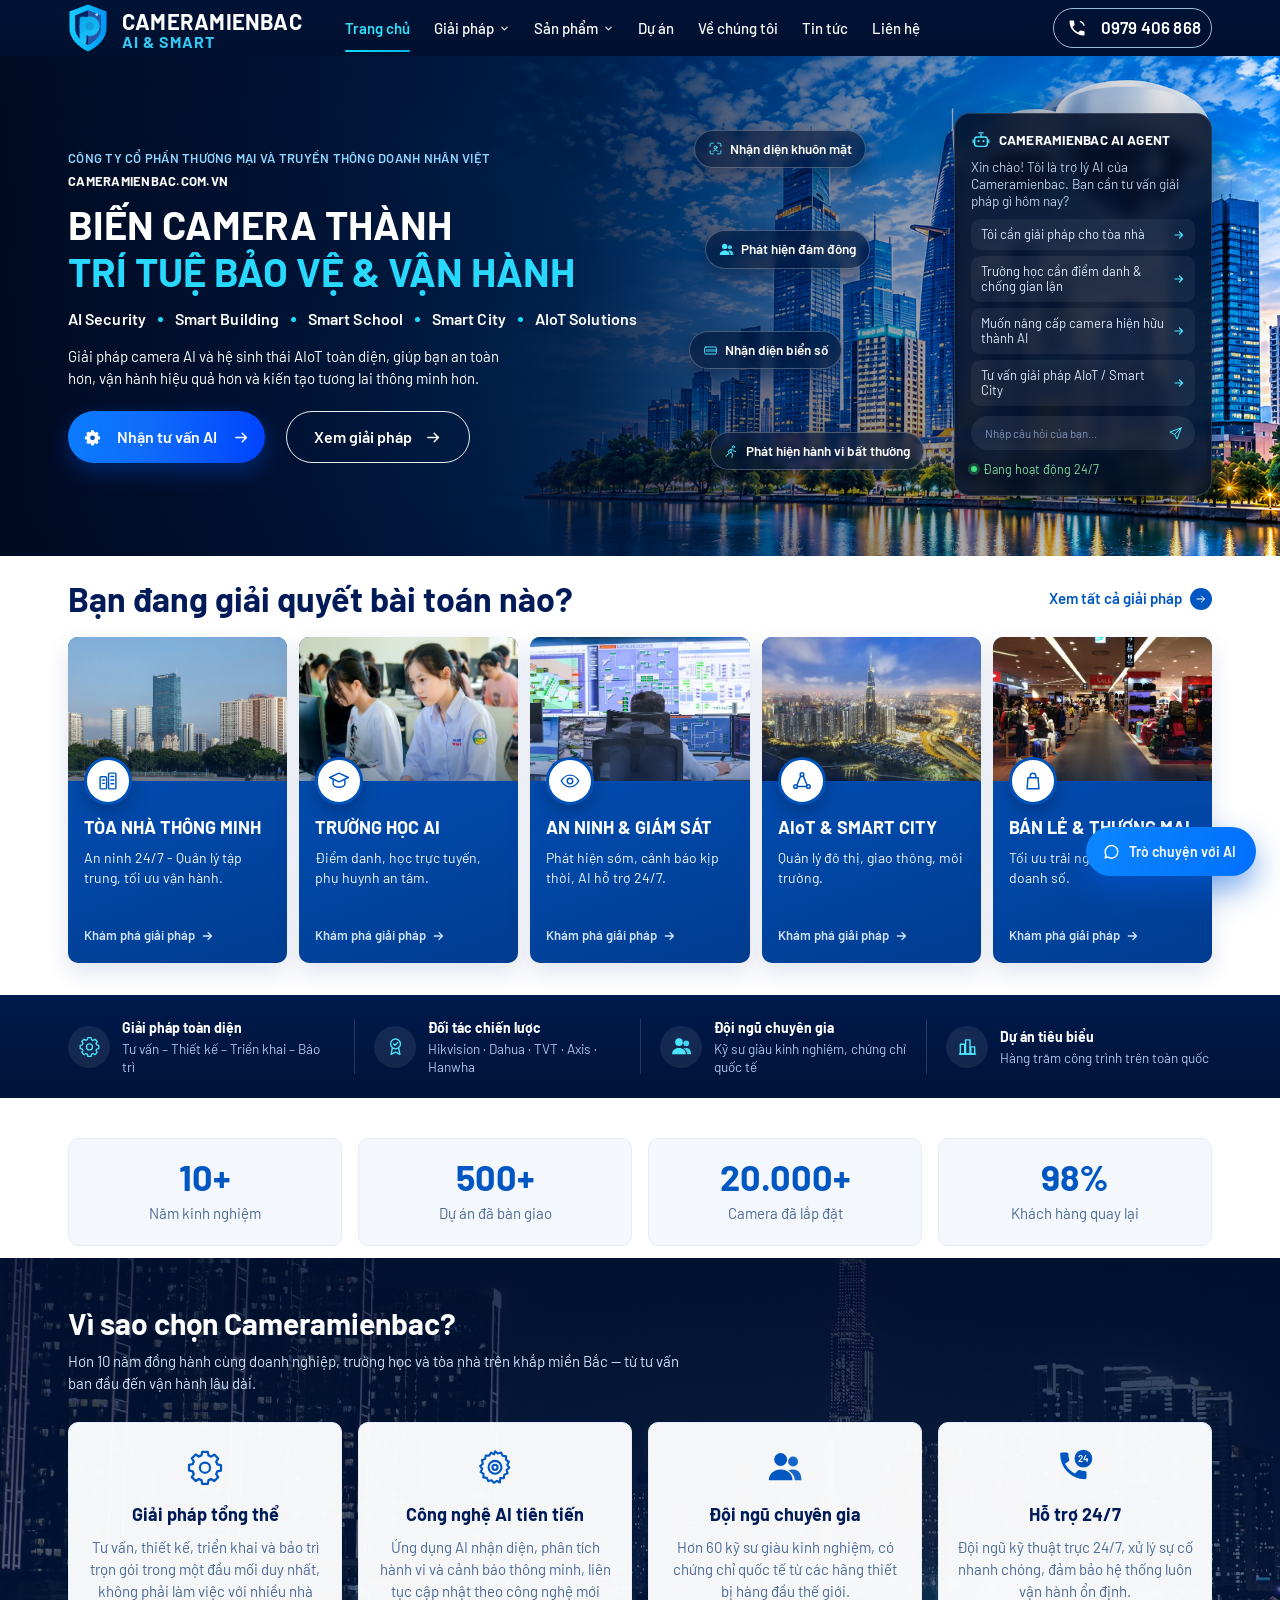
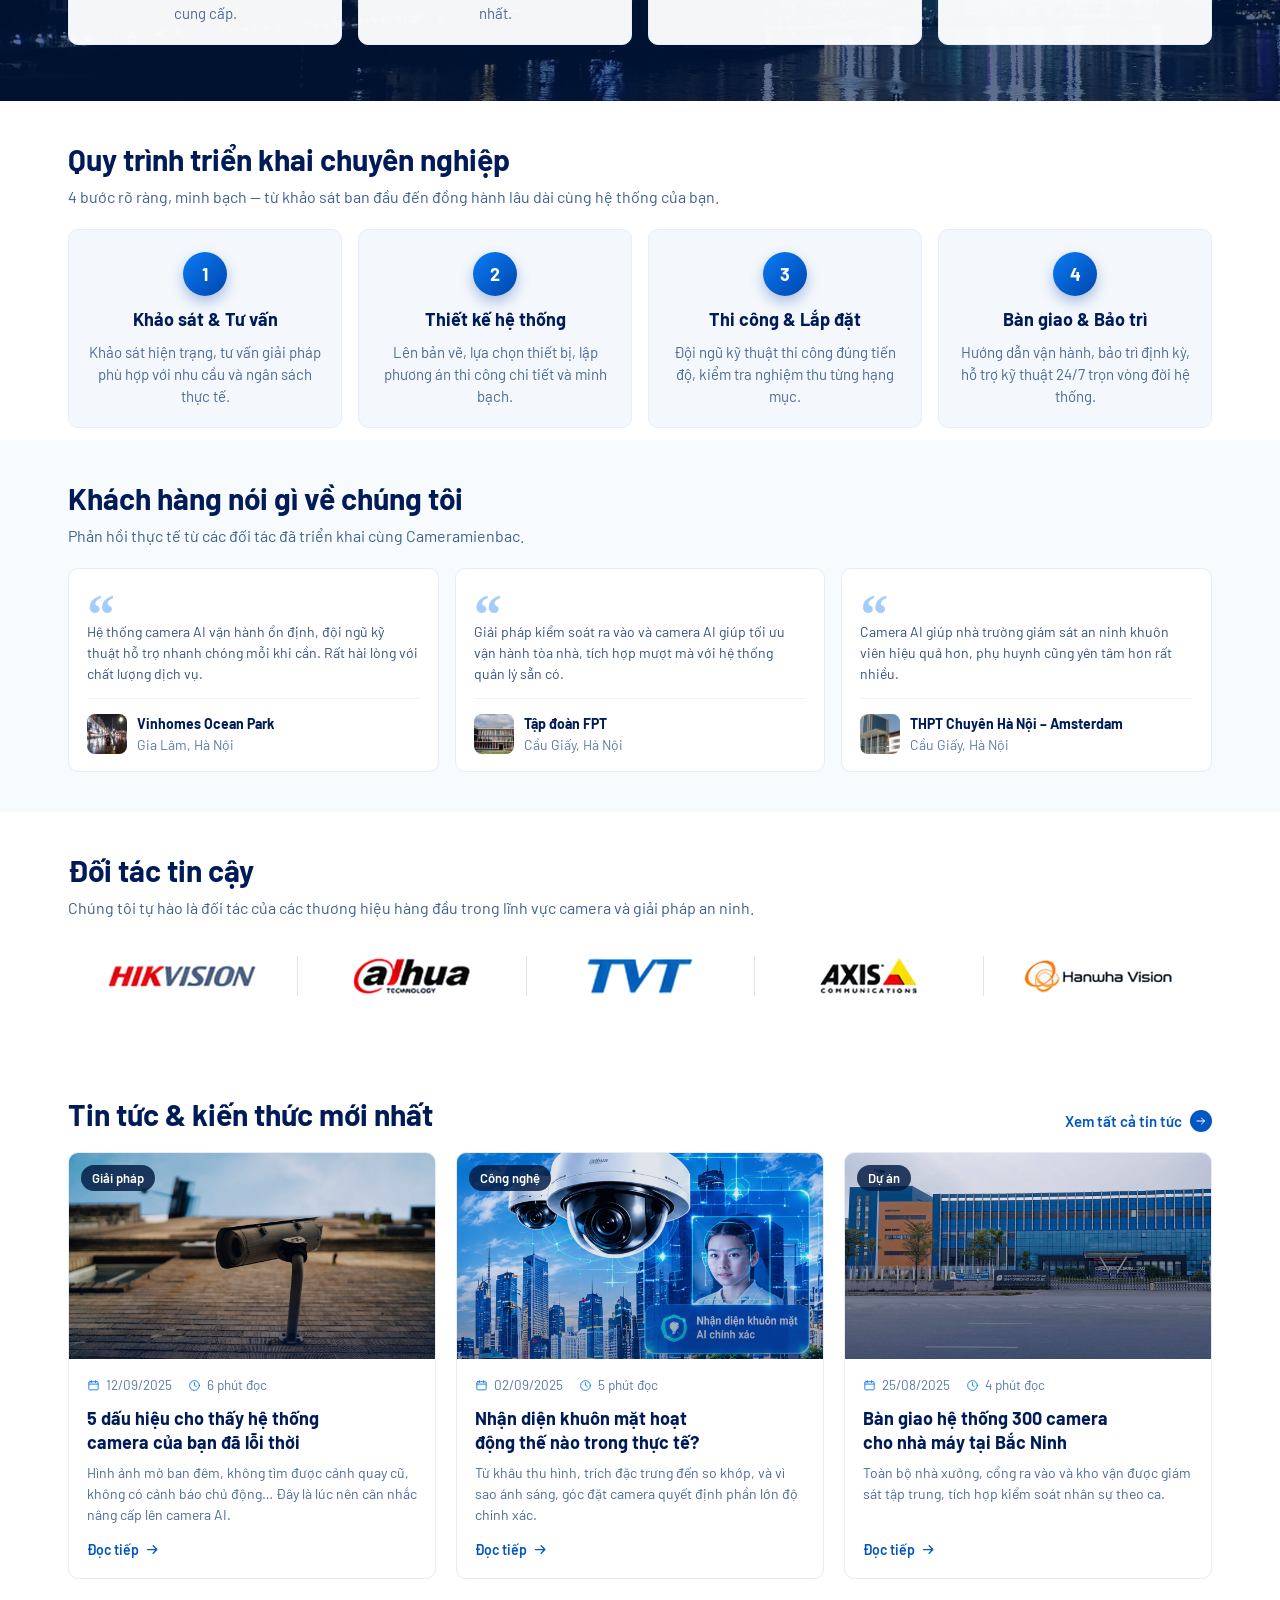
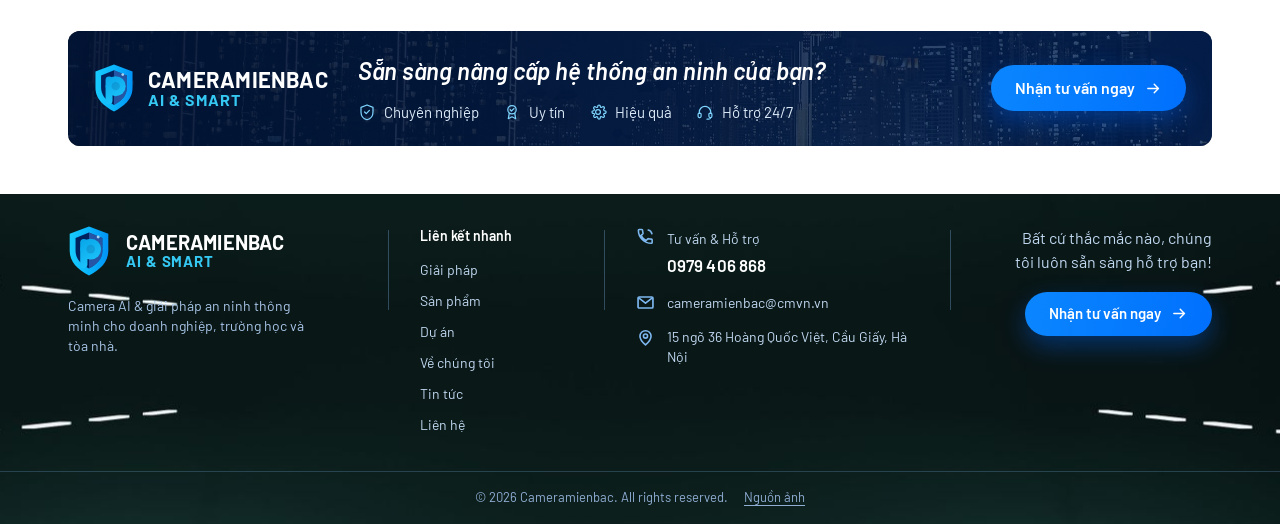
<file: index.html>
<!DOCTYPE html>
<html lang="vi">
<head>
<meta charset="utf-8">
<meta name="viewport" content="width=device-width, initial-scale=1">
<title>Cameramienbac — Biến camera thành trí tuệ bảo vệ &amp; vận hành</title>
<meta name="description" content="Giải pháp camera thông minh, ứng dụng AI hiện đại, giúp giám sát an ninh, quản lý vận hành và tối ưu hiệu quả cho mọi không gian.">
<link rel="icon" type="image/svg+xml" href="assets/images/favicon.svg">
<link rel="preconnect" href="https://fonts.googleapis.com">
<link rel="preconnect" href="https://fonts.gstatic.com" crossorigin>
<link href="https://fonts.googleapis.com/css2?family=Barlow:wght@300;400;500;600;700&display=swap" rel="stylesheet">
<link rel="stylesheet" href="assets/css/style.css">
</head>
<body>

<div data-include="partials/header.html"></div>

<main>

  <!-- ===================================================== Hero ========= -->
  <section class="hero">
    <div class="container hero__grid">
      <div class="hero__content">
        <p class="hero__eyebrow">
          <span>Công ty Cổ phần Thương mại và Truyền thông Doanh Nhân Việt</span>
          <span>cameramienbac.com.vn</span>
        </p>

        <h1 class="hero__title">Biến camera thành<span>Trí tuệ bảo vệ &amp; vận hành</span></h1>

        <ul class="hero__tags">
          <li>AI Security</li>
          <li>Smart Building</li>
          <li>Smart School</li>
          <li>Smart City</li>
          <li>AIoT Solutions</li>
        </ul>

        <p class="hero__lead">Giải pháp camera AI và hệ sinh thái AIoT toàn diện, giúp bạn an toàn hơn, vận hành hiệu quả hơn và kiến tạo tương lai thông minh hơn.</p>

        <div class="hero__actions">
          <a class="btn btn--primary" href="lien-he" data-chat-open>
            <svg width="19" height="19" viewBox="0 0 24 24" fill="currentColor" aria-hidden="true"><path d="M10.15 1.9h3.7l.5 2.45c.63.2 1.22.45 1.77.77l2.08-1.38 2.61 2.61-1.38 2.08c.32.55.57 1.14.77 1.77l2.45.5v3.7l-2.45.5c-.2.63-.45 1.22-.77 1.77l1.38 2.08-2.61 2.61-2.08-1.38c-.55.32-1.14.57-1.77.77l-.5 2.45h-3.7l-.5-2.45a7.9 7.9 0 0 1-1.77-.77l-2.08 1.38-2.61-2.61 1.38-2.08a7.9 7.9 0 0 1-.77-1.77L1.35 14.3v-3.7l2.45-.5c.2-.63.45-1.22.77-1.77L3.19 6.25 5.8 3.64l2.08 1.38c.55-.32 1.14-.57 1.77-.77l.5-2.35Z"/><circle cx="12" cy="12.45" r="3.4" fill="#0057c2"/></svg>
            Nhận tư vấn AI
            <svg width="17" height="17" viewBox="0 0 24 24" fill="none" stroke="currentColor" stroke-width="2" stroke-linecap="round" stroke-linejoin="round" aria-hidden="true"><path d="M4 12h15m-6-6 6 6-6 6"/></svg>
          </a>

          <a class="btn btn--ghost" href="giai-phap">
            Xem giải pháp
            <svg width="17" height="17" viewBox="0 0 24 24" fill="none" stroke="currentColor" stroke-width="2" stroke-linecap="round" stroke-linejoin="round" aria-hidden="true"><path d="M4 12h15m-6-6 6 6-6 6"/></svg>
          </a>
        </div>
      </div>

      <div class="hero__visual">
        <ul class="hero__badges">
          <li class="hero__badge-item hero__badge-item--1"><svg viewBox="0 0 24 24" stroke="currentColor" fill="none" stroke-width="1.6" stroke-linecap="round" stroke-linejoin="round" aria-hidden="true"><path d="M3.4 8.4V5.4a2 2 0 0 1 2-2h3M15.6 3.4h3a2 2 0 0 1 2 2v3M20.6 15.6v3a2 2 0 0 1-2 2h-3M8.4 20.6h-3a2 2 0 0 1-2-2v-3"/><circle cx="12" cy="10.4" r="2.4"/><path d="M8 16.6a4.6 4.6 0 0 1 8 0"/></svg>Nhận diện khuôn mặt</li>
          <li class="hero__badge-item hero__badge-item--2"><svg viewBox="0 0 24 24" fill="currentColor" aria-hidden="true"><circle cx="9.1" cy="7" r="4.3"/><path d="M1.2 20.8c0-4.3 3.5-7.1 7.9-7.1s7.9 2.8 7.9 7.1H1.2Z"/><circle cx="17.4" cy="8.3" r="3.3" opacity=".9"/><path d="M14.2 14.4c1-.5 2.1-.7 3.2-.7 3.4 0 5.6 2.3 5.6 7.1h-4.5c0-2.6-1.7-4.9-4.3-6.4Z" opacity=".9"/></svg>Phát hiện đám đông</li>
          <li class="hero__badge-item hero__badge-item--3"><svg viewBox="0 0 24 24" stroke="currentColor" fill="none" stroke-width="1.6" stroke-linecap="round" stroke-linejoin="round" aria-hidden="true"><rect x="2.6" y="6.4" width="18.8" height="11.2" rx="2"/><path d="M6.4 10.4v3.2M9.6 10.4v3.2M12.8 10.4v3.2M16 10.4v3.2M19.2 10.4v3.2"/></svg>Nhận diện biển số</li>
          <li class="hero__badge-item hero__badge-item--4"><svg viewBox="0 0 24 24" stroke="currentColor" fill="none" stroke-width="1.6" stroke-linecap="round" stroke-linejoin="round" aria-hidden="true"><circle cx="15" cy="4.6" r="1.8"/><path d="M12.6 21.4 14 16l-3-2.6.9-5.2 3.7 3 3.1.8"/><path d="M11.9 8.2 8.2 9.8l-1 3.4M11 13.4l-4.6 2.4-2.8 4"/></svg>Phát hiện hành vi bất thường</li>
        </ul>

        <div class="hero-agent">
          <p class="hero-agent__head"><svg viewBox="0 0 24 24" stroke="currentColor" fill="none" stroke-width="1.6" stroke-linecap="round" stroke-linejoin="round" aria-hidden="true"><rect x="4.4" y="8.4" width="15.2" height="11.2" rx="3"/><path d="M12 8.4V5.2M9.4 3.4h5.2"/><circle cx="9" cy="13.4" r="1.3" fill="currentColor" stroke="none"/><circle cx="15" cy="13.4" r="1.3" fill="currentColor" stroke="none"/><path d="M2.6 12v3M21.4 12v3"/></svg>CAMERAMIENBAC AI AGENT</p>
          <p class="hero-agent__intro">Xin chào! Tôi là trợ lý AI của Cameramienbac. Bạn cần tư vấn giải pháp gì hôm nay?</p>
          <div class="hero-agent__options">
            <a href="lien-he" data-chat-ask="Tôi cần giải pháp cho tòa nhà">Tôi cần giải pháp cho tòa nhà <svg viewBox="0 0 24 24" stroke="currentColor" fill="none" stroke-width="2.4" stroke-linecap="round" stroke-linejoin="round" aria-hidden="true"><path d="M4 12h15m-6-6 6 6-6 6"/></svg></a>
            <a href="lien-he" data-chat-ask="Trường học cần điểm danh &amp; chống gian lận">Trường học cần điểm danh &amp; chống gian lận <svg viewBox="0 0 24 24" stroke="currentColor" fill="none" stroke-width="2.4" stroke-linecap="round" stroke-linejoin="round" aria-hidden="true"><path d="M4 12h15m-6-6 6 6-6 6"/></svg></a>
            <a href="lien-he" data-chat-ask="Muốn nâng cấp camera hiện hữu thành AI">Muốn nâng cấp camera hiện hữu thành AI <svg viewBox="0 0 24 24" stroke="currentColor" fill="none" stroke-width="2.4" stroke-linecap="round" stroke-linejoin="round" aria-hidden="true"><path d="M4 12h15m-6-6 6 6-6 6"/></svg></a>
            <a href="lien-he" data-chat-ask="Tư vấn giải pháp AIoT / Smart City">Tư vấn giải pháp AIoT / Smart City <svg viewBox="0 0 24 24" stroke="currentColor" fill="none" stroke-width="2.4" stroke-linecap="round" stroke-linejoin="round" aria-hidden="true"><path d="M4 12h15m-6-6 6 6-6 6"/></svg></a>
          </div>
          <form class="hero-agent__input" id="hero-agent-form">
            <input type="text" class="hero-agent__field" id="hero-agent-field" placeholder="Nhập câu hỏi của bạn…" autocomplete="off">
            <button type="submit" class="hero-agent__send" aria-label="Gửi câu hỏi">
              <svg viewBox="0 0 24 24" stroke="currentColor" fill="none" stroke-width="1.6" stroke-linecap="round" stroke-linejoin="round" aria-hidden="true"><path d="M21 3 10.6 13.4M21 3l-6.6 18-3.8-7.6L3 9.8 21 3Z"/></svg>
            </button>
          </form>
          <p class="hero-agent__status"><i></i>Đang hoạt động 24/7</p>
        </div>
      </div>
    </div>
  </section>

  <!-- ================================================== Problems ======== -->
  <section class="problems">
    <div class="container">
      <div class="problems__head">
        <h2 class="section-title problems__title">Bạn đang giải quyết bài toán nào?</h2>
        <a class="link-more" href="giai-phap">Xem tất cả giải pháp <i><svg viewBox="0 0 24 24" stroke="currentColor" fill="none" stroke-width="2" stroke-linecap="round" stroke-linejoin="round" aria-hidden="true"><path d="M4 12h15m-6-6 6 6-6 6"/></svg></i></a>
      </div>

      <div class="problems__grid">

        <article class="pcard">
          <div class="pcard__media">
            <img src="assets/images/card-1.jpg" alt="Tòa nhà cao tầng tại Cầu Giấy, Hà Nội" loading="lazy" width="561" height="432">
          </div>
          <div class="pcard__body">
            <span class="pcard__badge"><svg viewBox="0 0 24 24" stroke="currentColor" fill="none" stroke-width="1.6" stroke-linecap="round" stroke-linejoin="round" aria-hidden="true">
              <rect x="3.4" y="7.4" width="7" height="13.2" rx="1"/><rect x="12.6" y="3.4" width="8" height="17.2" rx="1"/><path d="M6 11h2M6 14.6h2M15.2 7h3M15.2 11h3M15.2 15h3"/>
            </svg></span>
            <h3 class="pcard__title">TÒA NHÀ THÔNG MINH</h3>
            <p class="pcard__text">An ninh 24/7 - Quản lý tập trung, tối ưu vận hành.</p>
            <a class="pcard__link" href="toa-nha-thong-minh">Khám phá giải pháp <svg viewBox="0 0 24 24" fill="none" stroke="currentColor" stroke-width="2.2" stroke-linecap="round" stroke-linejoin="round" aria-hidden="true"><path d="M4 12h14m-6-6 6 6-6 6"/></svg></a>
          </div>
        </article>

        <article class="pcard">
          <div class="pcard__media">
            <img src="assets/images/card-2.jpg" alt="Học sinh trong phòng máy tính" loading="lazy" width="543" height="432">
          </div>
          <div class="pcard__body">
            <span class="pcard__badge"><svg viewBox="0 0 24 24" stroke="currentColor" fill="none" stroke-width="1.6" stroke-linecap="round" stroke-linejoin="round" aria-hidden="true">
              <path d="M12 3.4 1.8 8.2 12 13l10.2-4.8L12 3.4Z"/><path d="M5.6 10.6v4.8c0 1.9 2.9 3.4 6.4 3.4s6.4-1.5 6.4-3.4v-4.8"/>
            </svg></span>
            <h3 class="pcard__title">TRƯỜNG HỌC AI</h3>
            <p class="pcard__text">Điểm danh, học trực tuyến, phụ huynh an tâm.</p>
            <a class="pcard__link" href="truong-hoc-ai">Khám phá giải pháp <svg viewBox="0 0 24 24" fill="none" stroke="currentColor" stroke-width="2.2" stroke-linecap="round" stroke-linejoin="round" aria-hidden="true"><path d="M4 12h14m-6-6 6 6-6 6"/></svg></a>
          </div>
        </article>

        <article class="pcard">
          <div class="pcard__media">
            <img src="assets/images/card-3.jpg" alt="Nhân viên vận hành trung tâm giám sát" loading="lazy" width="552" height="432">
          </div>
          <div class="pcard__body">
            <span class="pcard__badge"><svg viewBox="0 0 24 24" stroke="currentColor" fill="none" stroke-width="1.6" stroke-linecap="round" stroke-linejoin="round" aria-hidden="true">
              <path d="M2.5 12S6 5.6 12 5.6 21.5 12 21.5 12 18 18.4 12 18.4 2.5 12 2.5 12Z"/><circle cx="12" cy="12" r="3"/>
            </svg></span>
            <h3 class="pcard__title">AN NINH &amp; GIÁM SÁT</h3>
            <p class="pcard__text">Phát hiện sớm, cảnh báo kịp thời, AI hỗ trợ 24/7.</p>
            <a class="pcard__link" href="giai-phap">Khám phá giải pháp <svg viewBox="0 0 24 24" fill="none" stroke="currentColor" stroke-width="2.2" stroke-linecap="round" stroke-linejoin="round" aria-hidden="true"><path d="M4 12h14m-6-6 6 6-6 6"/></svg></a>
          </div>
        </article>

        <article class="pcard">
          <div class="pcard__media">
            <img src="assets/images/card-4.jpg" alt="Đô thị hiện đại về đêm" loading="lazy" width="549" height="432">
          </div>
          <div class="pcard__body">
            <span class="pcard__badge"><svg viewBox="0 0 24 24" stroke="currentColor" fill="none" stroke-width="1.6" stroke-linecap="round" stroke-linejoin="round" aria-hidden="true">
              <circle cx="12" cy="5" r="2"/><circle cx="5" cy="18" r="2"/><circle cx="19" cy="18" r="2"/><path d="m10.5 6.7-4 9.6m7-9.6 4 9.6M7 18h10"/>
            </svg></span>
            <h3 class="pcard__title">AIoT &amp; SMART CITY</h3>
            <p class="pcard__text">Quản lý đô thị, giao thông, môi trường.</p>
            <a class="pcard__link" href="aiot-platform">Khám phá giải pháp <svg viewBox="0 0 24 24" fill="none" stroke="currentColor" stroke-width="2.2" stroke-linecap="round" stroke-linejoin="round" aria-hidden="true"><path d="M4 12h14m-6-6 6 6-6 6"/></svg></a>
          </div>
        </article>

        <article class="pcard">
          <div class="pcard__media">
            <img src="assets/images/card-5.jpg" alt="Khách hàng mua sắm trong trung tâm thương mại" loading="lazy" width="567" height="432">
          </div>
          <div class="pcard__body">
            <span class="pcard__badge"><svg viewBox="0 0 24 24" stroke="currentColor" fill="none" stroke-width="1.6" stroke-linecap="round" stroke-linejoin="round" aria-hidden="true">
              <path d="M6.5 8.5h11l1 12h-13l1-12Z"/><path d="M9 8.5v-2a3 3 0 0 1 6 0v2"/>
            </svg></span>
            <h3 class="pcard__title">BÁN LẺ &amp; THƯƠNG MẠI</h3>
            <p class="pcard__text">Tối ưu trải nghiệm, gia tăng doanh số.</p>
            <a class="pcard__link" href="giai-phap">Khám phá giải pháp <svg viewBox="0 0 24 24" fill="none" stroke="currentColor" stroke-width="2.2" stroke-linecap="round" stroke-linejoin="round" aria-hidden="true"><path d="M4 12h14m-6-6 6 6-6 6"/></svg></a>
          </div>
        </article>

      </div>
    </div>
  </section>

  <!-- ================================================== Trust bar ======== -->
  <section class="trustbar">
    <div class="container">
      <ul class="trustbar__list">
        <li class="trustbar__item">
          <span class="trustbar__icon"><svg viewBox="0 0 24 24" fill="none" stroke="currentColor" stroke-width="1.5" stroke-linejoin="round" aria-hidden="true"><path d="M10.15 1.9h3.7l.5 2.45c.63.2 1.22.45 1.77.77l2.08-1.38 2.61 2.61-1.38 2.08c.32.55.57 1.14.77 1.77l2.45.5v3.7l-2.45.5c-.2.63-.45 1.22-.77 1.77l1.38 2.08-2.61 2.61-2.08-1.38c-.55.32-1.14.57-1.77.77l-.5 2.45h-3.7l-.5-2.45a7.9 7.9 0 0 1-1.77-.77l-2.08 1.38-2.61-2.61 1.38-2.08a7.9 7.9 0 0 1-.77-1.77L1.35 14.3v-3.7l2.45-.5c.2-.63.45-1.22.77-1.77L3.19 6.25 5.8 3.64l2.08 1.38c.55-.32 1.14-.57 1.77-.77l.5-2.35Z"/><circle cx="12" cy="12.45" r="3.4"/></svg></span>
          <span>
            <span class="trustbar__title">Giải pháp toàn diện</span>
            <span class="trustbar__text">Tư vấn – Thiết kế – Triển khai – Bảo trì</span>
          </span>
        </li>
        <li class="trustbar__item">
          <span class="trustbar__icon"><svg viewBox="0 0 24 24" stroke="currentColor" fill="none" stroke-width="1.6" stroke-linecap="round" stroke-linejoin="round" aria-hidden="true"><circle cx="12" cy="9" r="5.6"/><path d="m9.6 9 1.7 1.7 3.2-3.3"/><path d="M8.4 13.6 7 21l5-2.6 5 2.6-1.4-7.4"/></svg></span>
          <span>
            <span class="trustbar__title">Đối tác chiến lược</span>
            <span class="trustbar__text">Hikvision · Dahua · TVT · Axis · Hanwha</span>
          </span>
        </li>
        <li class="trustbar__item">
          <span class="trustbar__icon"><svg viewBox="0 0 24 24" fill="currentColor" aria-hidden="true"><circle cx="9.1" cy="7" r="4.3"/><path d="M1.2 20.8c0-4.3 3.5-7.1 7.9-7.1s7.9 2.8 7.9 7.1H1.2Z"/><circle cx="17.4" cy="8.3" r="3.3" opacity=".9"/><path d="M14.2 14.4c1-.5 2.1-.7 3.2-.7 3.4 0 5.6 2.3 5.6 7.1h-4.5c0-2.6-1.7-4.9-4.3-6.4Z" opacity=".9"/></svg></span>
          <span>
            <span class="trustbar__title">Đội ngũ chuyên gia</span>
            <span class="trustbar__text">Kỹ sư giàu kinh nghiệm, chứng chỉ quốc tế</span>
          </span>
        </li>
        <li class="trustbar__item">
          <span class="trustbar__icon"><svg viewBox="0 0 24 24" stroke="currentColor" fill="none" stroke-width="1.6" stroke-linecap="round" stroke-linejoin="round" aria-hidden="true"><path d="M2.8 20.6h18.4"/><rect x="3.8" y="9.4" width="5" height="11.2"/><rect x="9.8" y="4.4" width="5" height="16.2"/><rect x="15.8" y="12.4" width="4.4" height="8.2"/></svg></span>
          <span>
            <span class="trustbar__title">Dự án tiêu biểu</span>
            <span class="trustbar__text">Hàng trăm công trình trên toàn quốc</span>
          </span>
        </li>
      </ul>
    </div>
  </section>

  <!-- =================================================== Stats band ===== -->
  <section class="psec">
    <div class="container">
      <div class="stat-grid">
        <div class="stat"><b>10+</b><span>Năm kinh nghiệm</span></div>
        <div class="stat"><b>500+</b><span>Dự án đã bàn giao</span></div>
        <div class="stat"><b>20.000+</b><span>Camera đã lắp đặt</span></div>
        <div class="stat"><b>98%</b><span>Khách hàng quay lại</span></div>
      </div>
    </div>
  </section>

  <!-- ===================================================== Why us ======= -->
  <section class="whyus">
    <div class="container">
      <div class="whyus__head">
        <h2 class="whyus__title">Vì sao chọn Cameramienbac?</h2>
        <p class="whyus__lead">Hơn 10 năm đồng hành cùng doanh nghiệp, trường học và tòa nhà trên khắp miền Bắc — từ tư vấn ban đầu đến vận hành lâu dài.</p>
      </div>

      <div class="grid grid--4">
        <article class="fcard">
          <span class="fcard__icon">
            <svg viewBox="0 0 24 24" fill="none" stroke="currentColor" stroke-width="1.5" stroke-linejoin="round" aria-hidden="true">
              <path d="M10.15 1.9h3.7l.5 2.45c.63.2 1.22.45 1.77.77l2.08-1.38 2.61 2.61-1.38 2.08c.32.55.57 1.14.77 1.77l2.45.5v3.7l-2.45.5c-.2.63-.45 1.22-.77 1.77l1.38 2.08-2.61 2.61-2.08-1.38c-.55.32-1.14.57-1.77.77l-.5 2.45h-3.7l-.5-2.45a7.9 7.9 0 0 1-1.77-.77l-2.08 1.38-2.61-2.61 1.38-2.08a7.9 7.9 0 0 1-.77-1.77L1.35 14.3v-3.7l2.45-.5c.2-.63.45-1.22.77-1.77L3.19 6.25 5.8 3.64l2.08 1.38c.55-.32 1.14-.57 1.77-.77l.5-2.35Z"/>
              <circle cx="12" cy="12.45" r="3.4"/>
            </svg>
          </span>
          <h3 class="fcard__title">Giải pháp tổng thể</h3>
          <p class="fcard__text">Tư vấn, thiết kế, triển khai và bảo trì trọn gói trong một đầu mối duy nhất, không phải làm việc với nhiều nhà cung cấp.</p>
        </article>

        <article class="fcard">
          <span class="fcard__icon">
            <svg viewBox="0 0 24 24" fill="none" stroke="currentColor" stroke-width="1.4" stroke-linejoin="round" aria-hidden="true">
              <path d="M12 1.5 13.9 3l2.25-.6.95 2.15 2.3.35-.1 2.33 1.95 1.27-1.1 2.05 1.35 1.9-1.75 1.55.6 2.25-2.15.95-.35 2.3-2.33-.1L15.25 22.3 13.2 21.2l-1.9 1.35-1.55-1.75-2.25.6-.95-2.15-2.3-.35.1-2.33L2.4 15.3l1.1-2.05L2.15 11.35 3.9 9.8l-.6-2.25 2.15-.95.35-2.3 2.33.1L9.4 2.45l2.05 1.1L12 1.5Z"/>
              <circle cx="12" cy="12.2" r="4.3"/>
              <circle cx="12" cy="12.2" r="1.7"/>
            </svg>
          </span>
          <h3 class="fcard__title">Công nghệ AI tiên tiến</h3>
          <p class="fcard__text">Ứng dụng AI nhận diện, phân tích hành vi và cảnh báo thông minh, liên tục cập nhật theo công nghệ mới nhất.</p>
        </article>

        <article class="fcard">
          <span class="fcard__icon">
            <svg viewBox="0 0 24 24" fill="currentColor" aria-hidden="true">
              <circle cx="9.1" cy="7" r="4.3"/>
              <path d="M1.2 20.8c0-4.3 3.5-7.1 7.9-7.1s7.9 2.8 7.9 7.1H1.2Z"/>
              <circle cx="17.4" cy="8.3" r="3.3" opacity=".9"/>
              <path d="M14.2 14.4c1-.5 2.1-.7 3.2-.7 3.4 0 5.6 2.3 5.6 7.1h-4.5c0-2.6-1.7-4.9-4.3-6.4Z" opacity=".9"/>
            </svg>
          </span>
          <h3 class="fcard__title">Đội ngũ chuyên gia</h3>
          <p class="fcard__text">Hơn 60 kỹ sư giàu kinh nghiệm, có chứng chỉ quốc tế từ các hãng thiết bị hàng đầu thế giới.</p>
        </article>

        <article class="fcard">
          <span class="fcard__icon">
            <svg viewBox="0 0 24 24" fill="none" aria-hidden="true">
              <path d="M5.4 9.9a15.1 15.1 0 0 0 6.5 6.5l2.1-2.1a1.1 1.1 0 0 1 1.1-.26c1.1.37 2.3.56 3.5.56a1.1 1.1 0 0 1 1.1 1.1v3.3a1.1 1.1 0 0 1-1.1 1.1A16.6 16.6 0 0 1 2.1 3.4 1.1 1.1 0 0 1 3.2 2.3h3.3a1.1 1.1 0 0 1 1.1 1.1c0 1.2.2 2.4.56 3.5a1.1 1.1 0 0 1-.26 1.1l-2.5 1.9Z" fill="currentColor"/>
              <circle cx="17.6" cy="6.4" r="5.4" fill="#0150b3" stroke="currentColor" stroke-width="1.1"/>
              <text x="17.6" y="8.9" text-anchor="middle" font-family="Barlow, sans-serif" font-size="6.4" font-weight="600" fill="#fff">24</text>
            </svg>
          </span>
          <h3 class="fcard__title">Hỗ trợ 24/7</h3>
          <p class="fcard__text">Đội ngũ kỹ thuật trực 24/7, xử lý sự cố nhanh chóng, đảm bảo hệ thống luôn vận hành ổn định.</p>
        </article>
      </div>
    </div>
  </section>

  <!-- ================================================== Process ========= -->
  <section class="psec">
    <div class="container">
      <div class="psec__head">
        <h2 class="psec__title">Quy trình triển khai chuyên nghiệp</h2>
        <p class="psec__lead">4 bước rõ ràng, minh bạch — từ khảo sát ban đầu đến đồng hành lâu dài cùng hệ thống của bạn.</p>
      </div>
      <div class="grid grid--4">
        <article class="fcard">
          <span class="fcard__num">1</span>
          <h3 class="fcard__title">Khảo sát &amp; Tư vấn</h3>
          <p class="fcard__text">Khảo sát hiện trạng, tư vấn giải pháp phù hợp với nhu cầu và ngân sách thực tế.</p>
        </article>
        <article class="fcard">
          <span class="fcard__num">2</span>
          <h3 class="fcard__title">Thiết kế hệ thống</h3>
          <p class="fcard__text">Lên bản vẽ, lựa chọn thiết bị, lập phương án thi công chi tiết và minh bạch.</p>
        </article>
        <article class="fcard">
          <span class="fcard__num">3</span>
          <h3 class="fcard__title">Thi công &amp; Lắp đặt</h3>
          <p class="fcard__text">Đội ngũ kỹ thuật thi công đúng tiến độ, kiểm tra nghiệm thu từng hạng mục.</p>
        </article>
        <article class="fcard">
          <span class="fcard__num">4</span>
          <h3 class="fcard__title">Bàn giao &amp; Bảo trì</h3>
          <p class="fcard__text">Hướng dẫn vận hành, bảo trì định kỳ, hỗ trợ kỹ thuật 24/7 trọn vòng đời hệ thống.</p>
        </article>
      </div>
    </div>
  </section>

  <!-- =============================================== Testimonials ======= -->
  <section class="psec psec--tint">
    <div class="container">
      <div class="psec__head">
        <h2 class="psec__title">Khách hàng nói gì về chúng tôi</h2>
        <p class="psec__lead">Phản hồi thực tế từ các đối tác đã triển khai cùng Cameramienbac.</p>
      </div>
      <div class="grid grid--3">
        <article class="quote">
          <p class="quote__mark">&ldquo;</p>
          <p class="quote__text">Hệ thống camera AI vận hành ổn định, đội ngũ kỹ thuật hỗ trợ nhanh chóng mỗi khi cần. Rất hài lòng với chất lượng dịch vụ.</p>
          <p class="quote__by"><img src="assets/images/prj-1.jpg" alt="Vinhomes Ocean Park" loading="lazy"><span><b>Vinhomes Ocean Park</b><span>Gia Lâm, Hà Nội</span></span></p>
        </article>
        <article class="quote">
          <p class="quote__mark">&ldquo;</p>
          <p class="quote__text">Giải pháp kiểm soát ra vào và camera AI giúp tối ưu vận hành tòa nhà, tích hợp mượt mà với hệ thống quản lý sẵn có.</p>
          <p class="quote__by"><img src="assets/images/prj-2.jpg" alt="Trụ sở Tập đoàn FPT" loading="lazy"><span><b>Tập đoàn FPT</b><span>Cầu Giấy, Hà Nội</span></span></p>
        </article>
        <article class="quote">
          <p class="quote__mark">&ldquo;</p>
          <p class="quote__text">Camera AI giúp nhà trường giám sát an ninh khuôn viên hiệu quả hơn, phụ huynh cũng yên tâm hơn rất nhiều.</p>
          <p class="quote__by"><img src="assets/images/prj-4.jpg" alt="Trường THPT Chuyên Hà Nội – Amsterdam" loading="lazy"><span><b>THPT Chuyên Hà Nội – Amsterdam</b><span>Cầu Giấy, Hà Nội</span></span></p>
        </article>
      </div>
    </div>
  </section>


  <!-- =================================================== Partners ======= -->
  <section class="partners">
    <div class="container partners__inner">
      <h2 class="partners__title">Đối tác tin cậy</h2>
      <p class="partners__lead">Chúng tôi tự hào là đối tác của các thương hiệu hàng đầu trong lĩnh vực camera và giải pháp an ninh.</p>

      <div class="partners__list">
        <div class="partners__item"><img src="assets/images/partner-hikvision.png" alt="Hikvision" loading="lazy"></div>
        <div class="partners__item"><img src="assets/images/partner-dahua.png" alt="Dahua Technology" loading="lazy"></div>
        <div class="partners__item"><img src="assets/images/partner-tvt.png" alt="TVT" loading="lazy"></div>
        <div class="partners__item"><img src="assets/images/partner-axis.png" alt="Axis Communications" loading="lazy"></div>
        <div class="partners__item"><img src="assets/images/partner-hanwha.png" alt="Hanwha Vision" loading="lazy"></div>
      </div>
    </div>
  </section>

  <!-- =================================================== Latest news ==== -->
  <section class="psec">
    <div class="container">
      <div class="psec__head psec__head--row">
        <h2 class="psec__title">Tin tức &amp; kiến thức mới nhất</h2>
        <a class="link-more" href="tin-tuc">Xem tất cả tin tức <i><svg viewBox="0 0 24 24" stroke="currentColor" fill="none" stroke-width="2" stroke-linecap="round" stroke-linejoin="round" aria-hidden="true"><path d="M4 12h15m-6-6 6 6-6 6"/></svg></i></a>
      </div>
      <div class="news-list">
        <article class="news">
          <a class="news__media" href="lien-he" tabindex="-1" aria-hidden="true"><img src="assets/images/news-1.jpg" alt="" loading="lazy"><span class="news__tag">Giải pháp</span></a>
          <div class="news__body">
            <p class="news__meta"><span><svg viewBox="0 0 24 24" stroke="currentColor" fill="none" stroke-width="1.6" stroke-linecap="round" stroke-linejoin="round" aria-hidden="true"><rect x="3.4" y="5" width="17.2" height="15" rx="1.6"/><path d="M3.4 9.4h17.2M8 3v3.6M16 3v3.6"/></svg>12/09/2025</span><span><svg viewBox="0 0 24 24" stroke="currentColor" fill="none" stroke-width="1.6" stroke-linecap="round" stroke-linejoin="round" aria-hidden="true"><circle cx="12" cy="12" r="9"/><path d="M12 6.8V12l3.4 2"/></svg>6 phút đọc</span></p>
            <h3 class="news__title"><a href="lien-he">5 dấu hiệu cho thấy hệ thống camera của bạn đã lỗi thời</a></h3>
            <p class="news__text">Hình ảnh mờ ban đêm, không tìm được cảnh quay cũ, không có cảnh báo chủ động… Đây là lúc nên cân nhắc nâng cấp lên camera AI.</p>
            <span class="news__more">Đọc tiếp <svg viewBox="0 0 24 24" stroke="currentColor" fill="none" stroke-width="2" stroke-linecap="round" stroke-linejoin="round" aria-hidden="true"><path d="M4 12h15m-6-6 6 6-6 6"/></svg></span>
          </div>
        </article>
        <article class="news">
          <a class="news__media" href="lien-he" tabindex="-1" aria-hidden="true"><img src="assets/images/news-2.jpg" alt="" loading="lazy"><span class="news__tag">Công nghệ</span></a>
          <div class="news__body">
            <p class="news__meta"><span><svg viewBox="0 0 24 24" stroke="currentColor" fill="none" stroke-width="1.6" stroke-linecap="round" stroke-linejoin="round" aria-hidden="true"><rect x="3.4" y="5" width="17.2" height="15" rx="1.6"/><path d="M3.4 9.4h17.2M8 3v3.6M16 3v3.6"/></svg>02/09/2025</span><span><svg viewBox="0 0 24 24" stroke="currentColor" fill="none" stroke-width="1.6" stroke-linecap="round" stroke-linejoin="round" aria-hidden="true"><circle cx="12" cy="12" r="9"/><path d="M12 6.8V12l3.4 2"/></svg>5 phút đọc</span></p>
            <h3 class="news__title"><a href="lien-he">Nhận diện khuôn mặt hoạt động thế nào trong thực tế?</a></h3>
            <p class="news__text">Từ khâu thu hình, trích đặc trưng đến so khớp, và vì sao ánh sáng, góc đặt camera quyết định phần lớn độ chính xác.</p>
            <span class="news__more">Đọc tiếp <svg viewBox="0 0 24 24" stroke="currentColor" fill="none" stroke-width="2" stroke-linecap="round" stroke-linejoin="round" aria-hidden="true"><path d="M4 12h15m-6-6 6 6-6 6"/></svg></span>
          </div>
        </article>
        <article class="news">
          <a class="news__media" href="lien-he" tabindex="-1" aria-hidden="true"><img src="assets/images/news-3.jpg" alt="" loading="lazy"><span class="news__tag">Dự án</span></a>
          <div class="news__body">
            <p class="news__meta"><span><svg viewBox="0 0 24 24" stroke="currentColor" fill="none" stroke-width="1.6" stroke-linecap="round" stroke-linejoin="round" aria-hidden="true"><rect x="3.4" y="5" width="17.2" height="15" rx="1.6"/><path d="M3.4 9.4h17.2M8 3v3.6M16 3v3.6"/></svg>25/08/2025</span><span><svg viewBox="0 0 24 24" stroke="currentColor" fill="none" stroke-width="1.6" stroke-linecap="round" stroke-linejoin="round" aria-hidden="true"><circle cx="12" cy="12" r="9"/><path d="M12 6.8V12l3.4 2"/></svg>4 phút đọc</span></p>
            <h3 class="news__title"><a href="lien-he">Bàn giao hệ thống 300 camera cho nhà máy tại Bắc Ninh</a></h3>
            <p class="news__text">Toàn bộ nhà xưởng, cổng ra vào và kho vận được giám sát tập trung, tích hợp kiểm soát nhân sự theo ca.</p>
            <span class="news__more">Đọc tiếp <svg viewBox="0 0 24 24" stroke="currentColor" fill="none" stroke-width="2" stroke-linecap="round" stroke-linejoin="round" aria-hidden="true"><path d="M4 12h15m-6-6 6 6-6 6"/></svg></span>
          </div>
        </article>
      </div>
    </div>
  </section>

  <!-- ======================================================= CTA ========= -->
  <section class="psec psec--last">
    <div class="container">
      <div class="slogan">
        <div class="slogan__inner">
          <span class="brand"><svg class="brand__mark" viewBox="0 0 48 58" fill="none" aria-hidden="true">
        <defs>
          <linearGradient id="hp-shell" x1="1.6" y1="29" x2="46.4" y2="29" gradientUnits="userSpaceOnUse">
            <stop stop-color="#18cbfd"/><stop offset=".5" stop-color="#0ab5fb"/><stop offset="1" stop-color="#0293f7"/>
          </linearGradient>
          <linearGradient id="hp-lens" x1="14" y1="14" x2="34" y2="49" gradientUnits="userSpaceOnUse">
            <stop stop-color="#07a4e8"/><stop offset="1" stop-color="#20c9fe"/>
          </linearGradient>
        </defs>
        <path d="M24 .6 46.4 9v19.6c0 13-9.4 22-22.4 28.8C11 50.6 1.6 41.6 1.6 28.6V9L24 .6Z" fill="url(#hp-shell)"/>
        <path d="M24 7.6 39.6 13.9v14.7c0 9.4-6.6 16-15.6 20.8-9-4.8-15.6-11.4-15.6-20.8V13.9L24 7.6Z" fill="#00235f"/>
        <path d="M24 7.6 39.6 13.9v14.7c0 9.4-6.6 16-15.6 20.8V7.6Z" fill="#3c74ce" opacity=".62"/>
        <rect x="13.8" y="15" width="8.4" height="33.6" rx="4.2" fill="url(#hp-lens)"/>
        <circle cx="26" cy="26.8" r="12.1" fill="url(#hp-lens)"/>
        <circle cx="26" cy="26.8" r="5" fill="#0a2a66" opacity=".16"/>
        <circle cx="34.6" cy="12.8" r="1.7" fill="#bfe9ff" opacity=".85"/>
      </svg>
            <span class="brand__text"><span class="brand__name">CAMERAMIENBAC</span><span class="brand__sub">AI &amp; SMART</span></span>
          </span>
          <div class="slogan__body">
            <p class="slogan__title">Sẵn sàng nâng cấp hệ thống an ninh của bạn?</p>
            <ul class="slogan__points">
              <li><svg viewBox="0 0 24 24" stroke="currentColor" fill="none" stroke-width="1.6" stroke-linecap="round" stroke-linejoin="round" aria-hidden="true"><path d="M12 2.6 4 5.8v6.1c0 5 3.4 9.2 8 10.4 4.6-1.2 8-5.4 8-10.4V5.8l-8-3.2Z"/><path d="m8.8 12 2.2 2.2 4.2-4.4"/></svg>Chuyên nghiệp</li>
              <li><svg viewBox="0 0 24 24" stroke="currentColor" fill="none" stroke-width="1.6" stroke-linecap="round" stroke-linejoin="round" aria-hidden="true"><circle cx="12" cy="9" r="5.6"/><path d="m9.6 9 1.7 1.7 3.2-3.3"/><path d="M8.4 13.6 7 21l5-2.6 5 2.6-1.4-7.4"/></svg>Uy tín</li>
              <li><svg viewBox="0 0 24 24" stroke="currentColor" fill="none" stroke-width="1.6" stroke-linecap="round" stroke-linejoin="round" aria-hidden="true"><circle cx="12" cy="12" r="3.2"/><path d="M19.6 14.6a1.4 1.4 0 0 0 .3 1.5l.1.1a1.7 1.7 0 1 1-2.4 2.4l-.1-.1a1.4 1.4 0 0 0-1.5-.3 1.4 1.4 0 0 0-.9 1.3v.2a1.7 1.7 0 1 1-3.4 0v-.1a1.4 1.4 0 0 0-.9-1.3 1.4 1.4 0 0 0-1.5.3l-.1.1a1.7 1.7 0 1 1-2.4-2.4l.1-.1a1.4 1.4 0 0 0 .3-1.5 1.4 1.4 0 0 0-1.3-.9h-.2a1.7 1.7 0 1 1 0-3.4h.1a1.4 1.4 0 0 0 1.3-.9 1.4 1.4 0 0 0-.3-1.5l-.1-.1a1.7 1.7 0 1 1 2.4-2.4l.1.1a1.4 1.4 0 0 0 1.5.3h.1a1.4 1.4 0 0 0 .9-1.3v-.2a1.7 1.7 0 1 1 3.4 0v.1a1.4 1.4 0 0 0 .9 1.3 1.4 1.4 0 0 0 1.5-.3l.1-.1a1.7 1.7 0 1 1 2.4 2.4l-.1.1a1.4 1.4 0 0 0-.3 1.5v.1a1.4 1.4 0 0 0 1.3.9h.2a1.7 1.7 0 1 1 0 3.4h-.1a1.4 1.4 0 0 0-1.3.9Z"/></svg>Hiệu quả</li>
              <li><svg viewBox="0 0 24 24" stroke="currentColor" fill="none" stroke-width="1.6" stroke-linecap="round" stroke-linejoin="round" aria-hidden="true"><path d="M4.4 14v-2a7.6 7.6 0 0 1 15.2 0v2"/><rect x="2.8" y="13.4" width="4" height="6" rx="1.6"/><rect x="17.2" y="13.4" width="4" height="6" rx="1.6"/><path d="M19.6 19.4a3 3 0 0 1-3 2.2h-2"/></svg>Hỗ trợ 24/7</li>
            </ul>
          </div>
          <a class="btn btn--solid slogan__cta" href="lien-he">Nhận tư vấn ngay <svg viewBox="0 0 24 24" stroke="currentColor" fill="none" stroke-width="2" stroke-linecap="round" stroke-linejoin="round" aria-hidden="true"><path d="M4 12h15m-6-6 6 6-6 6"/></svg></a>
        </div>
      </div>
    </div>
  </section>

</main>

<div data-include="partials/footer.html"></div>

<script src="assets/js/main.js"></script>
</body>
</html>
</file>
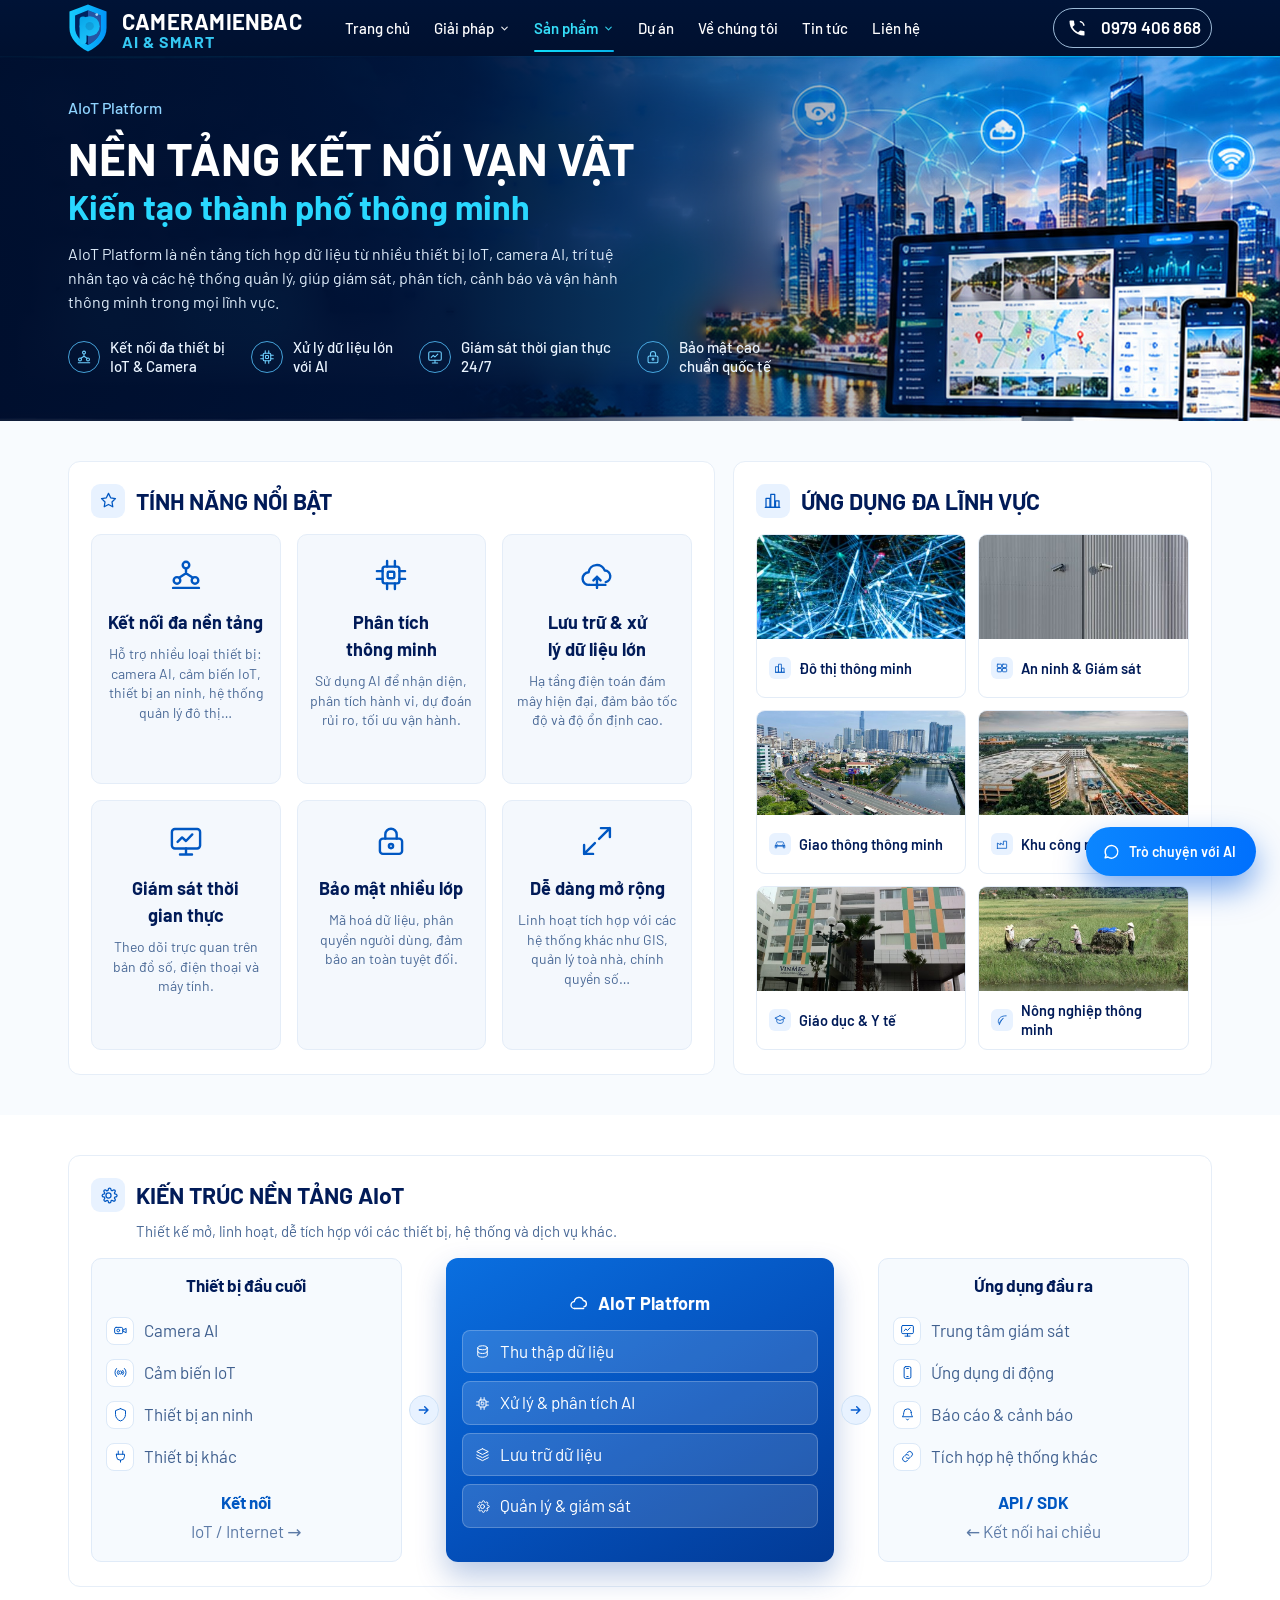
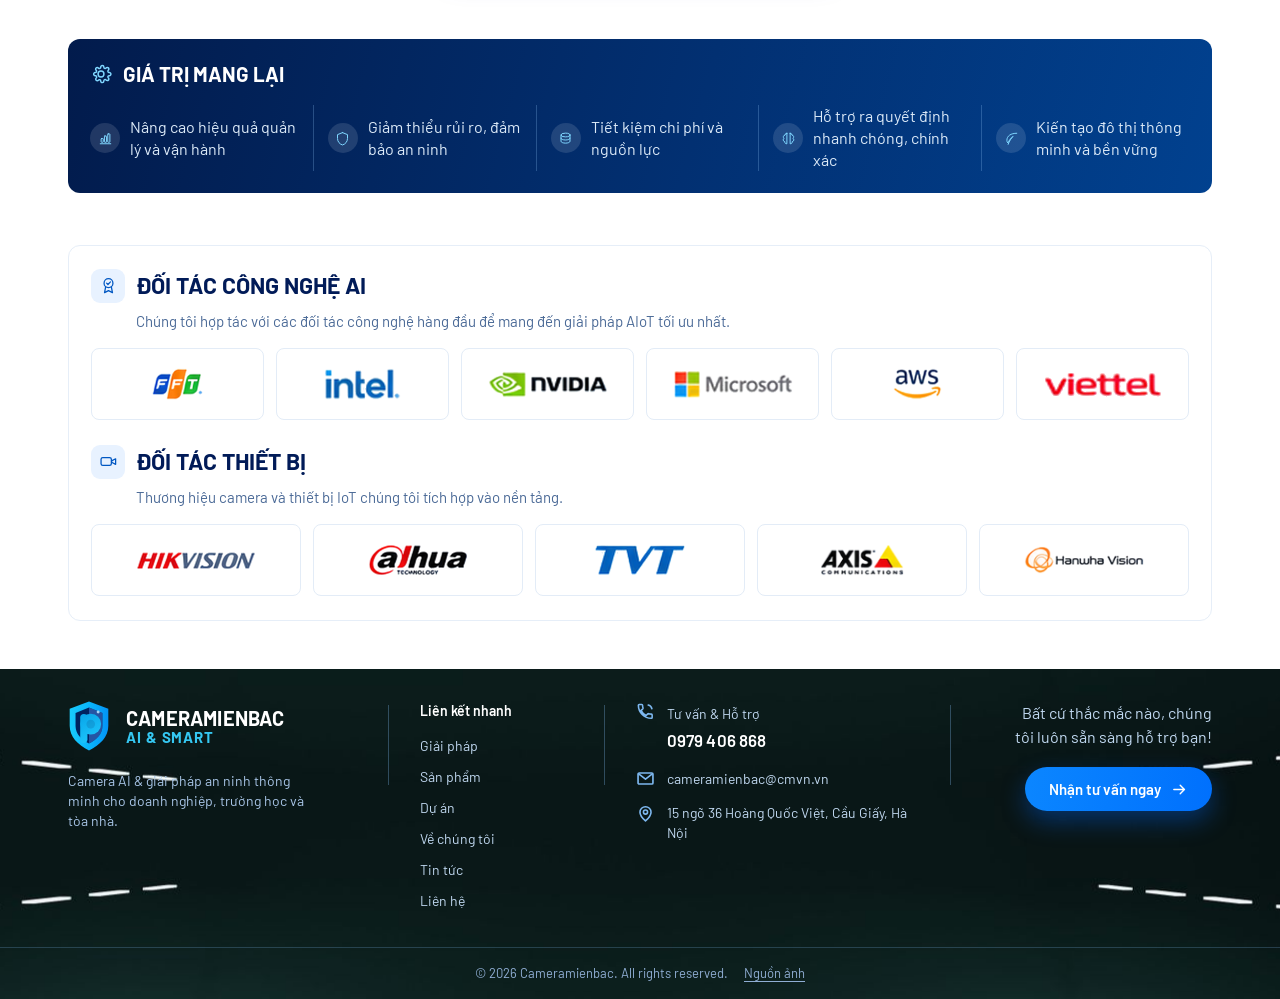
<file: aiot-platform.html>
<!DOCTYPE html>
<html lang="vi">
<head>
<meta charset="utf-8">
<meta name="viewport" content="width=device-width, initial-scale=1">
<title>AIoT Platform — Nền tảng kết nối vạn vật | Cameramienbac</title>
<meta name="description" content="AIoT Platform: tích hợp dữ liệu từ camera AI, cảm biến IoT và các hệ thống quản lý để giám sát, phân tích và vận hành thông minh.">
<link rel="icon" type="image/svg+xml" href="assets/images/favicon.svg">
<link rel="preconnect" href="https://fonts.googleapis.com">
<link rel="preconnect" href="https://fonts.gstatic.com" crossorigin>
<link href="https://fonts.googleapis.com/css2?family=Barlow:wght@300;400;500;600;700&display=swap" rel="stylesheet">
<link rel="stylesheet" href="assets/css/style.css">
</head>
<body>

<div data-include="partials/header.html"></div>

<main>
  <section class="phero phero--iot">
    <div class="container phero__inner">
      <p class="phero__eyebrow">AIoT Platform</p>
      <h1 class="phero__title">Nền tảng kết nối vạn vật<span>Kiến tạo thành phố thông minh</span></h1>
      <p class="phero__lead">AIoT Platform là nền tảng tích hợp dữ liệu từ nhiều thiết bị IoT, camera AI, trí tuệ nhân tạo và các hệ thống quản lý, giúp giám sát, phân tích, cảnh báo và vận hành thông minh trong mọi lĩnh vực.</p>
      <ul class="phero__badges">
          <li class="phero__badge"><i><svg viewBox="0 0 24 24" stroke="currentColor" fill="none" stroke-width="1.6" stroke-linecap="round" stroke-linejoin="round" aria-hidden="true"><circle cx="12" cy="5.4" r="2.2"/><circle cx="6" cy="15.6" r="2.2"/><circle cx="18" cy="15.6" r="2.2"/><path d="M12 7.6v3.2m0 0-4.6 3m4.6-3 4.6 3"/><path d="M3.4 20.6h17.2"/></svg></i><span>Kết nối đa thiết bị<br>IoT &amp; Camera</span></li>
          <li class="phero__badge"><i><svg viewBox="0 0 24 24" stroke="currentColor" fill="none" stroke-width="1.6" stroke-linecap="round" stroke-linejoin="round" aria-hidden="true"><rect x="6.4" y="6.4" width="11.2" height="11.2" rx="1.6"/><rect x="9.8" y="9.8" width="4.4" height="4.4" rx=".8"/><path d="M9.4 2.6v3.8M14.6 2.6v3.8M9.4 17.6v3.8M14.6 17.6v3.8M2.6 9.4h3.8M2.6 14.6h3.8M17.6 9.4h3.8M17.6 14.6h3.8"/></svg></i><span>Xử lý dữ liệu lớn<br>với AI</span></li>
          <li class="phero__badge"><i><svg viewBox="0 0 24 24" stroke="currentColor" fill="none" stroke-width="1.6" stroke-linecap="round" stroke-linejoin="round" aria-hidden="true"><rect x="2.6" y="4" width="18.8" height="13" rx="2"/><path d="M8 21h8M12 17v4M6.4 12.6l3-3 2.6 2.4 4.2-4.4"/></svg></i><span>Giám sát thời gian thực<br>24/7</span></li>
          <li class="phero__badge"><i><svg viewBox="0 0 24 24" stroke="currentColor" fill="none" stroke-width="1.6" stroke-linecap="round" stroke-linejoin="round" aria-hidden="true"><rect x="4.6" y="10.4" width="14.8" height="10.2" rx="2"/><path d="M8.2 10.4V7.6a3.8 3.8 0 0 1 7.6 0v2.8"/><circle cx="12" cy="15.4" r="1.4"/></svg></i><span>Bảo mật cao<br>chuẩn quốc tế</span></li>
      </ul>
    </div>
  </section>
  <section class="psec psec--tint">
    <div class="container">
      <div class="grid grid--iot-features">
        <div class="boxed">
          <div class="boxed__head"><i><svg viewBox="0 0 24 24" stroke="currentColor" fill="none" stroke-width="1.6" stroke-linecap="round" stroke-linejoin="round" aria-hidden="true"><path d="m12 3 2.7 5.6 6.1.9-4.4 4.3 1 6.1-5.4-2.9-5.4 2.9 1-6.1L3.2 9.5l6.1-.9L12 3Z"/></svg></i><h2>TÍNH NĂNG NỔI BẬT</h2></div>
      <div class="grid grid--3">
        <article class="fcard">
          <span class="fcard__icon"><svg viewBox="0 0 24 24" stroke="currentColor" fill="none" stroke-width="1.6" stroke-linecap="round" stroke-linejoin="round" aria-hidden="true"><circle cx="12" cy="5.4" r="2.2"/><circle cx="6" cy="15.6" r="2.2"/><circle cx="18" cy="15.6" r="2.2"/><path d="M12 7.6v3.2m0 0-4.6 3m4.6-3 4.6 3"/><path d="M3.4 20.6h17.2"/></svg></span>
          <h3 class="fcard__title">Kết nối đa nền tảng</h3>
          <p class="fcard__text">Hỗ trợ nhiều loại thiết bị: camera AI, cảm biến IoT, thiết bị an ninh, hệ thống quản lý đô thị…</p>
        </article>
        <article class="fcard">
          <span class="fcard__icon"><svg viewBox="0 0 24 24" stroke="currentColor" fill="none" stroke-width="1.6" stroke-linecap="round" stroke-linejoin="round" aria-hidden="true"><rect x="6.4" y="6.4" width="11.2" height="11.2" rx="1.6"/><rect x="9.8" y="9.8" width="4.4" height="4.4" rx=".8"/><path d="M9.4 2.6v3.8M14.6 2.6v3.8M9.4 17.6v3.8M14.6 17.6v3.8M2.6 9.4h3.8M2.6 14.6h3.8M17.6 9.4h3.8M17.6 14.6h3.8"/></svg></span>
          <h3 class="fcard__title">Phân tích thông minh</h3>
          <p class="fcard__text">Sử dụng AI để nhận diện, phân tích hành vi, dự đoán rủi ro, tối ưu vận hành.</p>
        </article>
        <article class="fcard">
          <span class="fcard__icon"><svg viewBox="0 0 24 24" stroke="currentColor" fill="none" stroke-width="1.6" stroke-linecap="round" stroke-linejoin="round" aria-hidden="true"><path d="M6.8 18.6a4.2 4.2 0 0 1-.4-8.4 5.6 5.6 0 0 1 10.8-1.2 3.9 3.9 0 0 1 .6 7.7"/><path d="M6.8 18.6h10.8M12 20.6v-7.4m0 0-2.4 2.4M12 13.2l2.4 2.4"/></svg></span>
          <h3 class="fcard__title">Lưu trữ &amp; xử lý dữ liệu lớn</h3>
          <p class="fcard__text">Hạ tầng điện toán đám mây hiện đại, đảm bảo tốc độ và độ ổn định cao.</p>
        </article>
        <article class="fcard">
          <span class="fcard__icon"><svg viewBox="0 0 24 24" stroke="currentColor" fill="none" stroke-width="1.6" stroke-linecap="round" stroke-linejoin="round" aria-hidden="true"><rect x="2.6" y="4" width="18.8" height="13" rx="2"/><path d="M8 21h8M12 17v4M6.4 12.6l3-3 2.6 2.4 4.2-4.4"/></svg></span>
          <h3 class="fcard__title">Giám sát thời gian thực</h3>
          <p class="fcard__text">Theo dõi trực quan trên bản đồ số, điện thoại và máy tính.</p>
        </article>
        <article class="fcard">
          <span class="fcard__icon"><svg viewBox="0 0 24 24" stroke="currentColor" fill="none" stroke-width="1.6" stroke-linecap="round" stroke-linejoin="round" aria-hidden="true"><rect x="4.6" y="10.4" width="14.8" height="10.2" rx="2"/><path d="M8.2 10.4V7.6a3.8 3.8 0 0 1 7.6 0v2.8"/><circle cx="12" cy="15.4" r="1.4"/></svg></span>
          <h3 class="fcard__title">Bảo mật nhiều lớp</h3>
          <p class="fcard__text">Mã hoá dữ liệu, phân quyền người dùng, đảm bảo an toàn tuyệt đối.</p>
        </article>
        <article class="fcard">
          <span class="fcard__icon"><svg viewBox="0 0 24 24" stroke="currentColor" fill="none" stroke-width="1.6" stroke-linecap="round" stroke-linejoin="round" aria-hidden="true"><path d="M14.6 3.4h6v6M9.4 20.6h-6v-6M20.6 3.4 13.4 10.6M3.4 20.6l7.2-7.2"/></svg></span>
          <h3 class="fcard__title">Dễ dàng mở rộng</h3>
          <p class="fcard__text">Linh hoạt tích hợp với các hệ thống khác như GIS, quản lý toà nhà, chính quyền số…</p>
        </article>
      </div>
        </div>
        <div class="boxed">
          <div class="boxed__head"><i><svg viewBox="0 0 24 24" stroke="currentColor" fill="none" stroke-width="1.6" stroke-linecap="round" stroke-linejoin="round" aria-hidden="true"><path d="M2.8 20.6h18.4"/><rect x="3.8" y="9.4" width="5" height="11.2"/><rect x="9.8" y="4.4" width="5" height="16.2"/><rect x="15.8" y="12.4" width="4.4" height="8.2"/></svg></i><h2>ỨNG DỤNG ĐA LĨNH VỰC</h2></div>
          <div class="grid grid--3 grid--tight">
          <a class="app" href="lien-he">
            <span class="app__media"><img src="assets/images/iot-app-1.jpg" alt="Đô thị thông minh" loading="lazy"></span>
            <span class="app__cap"><i><svg viewBox="0 0 24 24" stroke="currentColor" fill="none" stroke-width="1.6" stroke-linecap="round" stroke-linejoin="round" aria-hidden="true"><path d="M2.8 20.6h18.4"/><rect x="3.8" y="9.4" width="5" height="11.2"/><rect x="9.8" y="4.4" width="5" height="16.2"/><rect x="15.8" y="12.4" width="4.4" height="8.2"/></svg></i>Đô thị thông minh</span>
          </a>
          <a class="app" href="lien-he">
            <span class="app__media"><img src="assets/images/iot-app-2.jpg" alt="An ninh &amp; Giám sát" loading="lazy"></span>
            <span class="app__cap"><i><svg viewBox="0 0 24 24" stroke="currentColor" fill="none" stroke-width="1.6" stroke-linecap="round" stroke-linejoin="round" aria-hidden="true"><rect x="2.6" y="4.4" width="8.4" height="6.6" rx="1"/><rect x="13" y="4.4" width="8.4" height="6.6" rx="1"/><rect x="2.6" y="13" width="8.4" height="6.6" rx="1"/><rect x="13" y="13" width="8.4" height="6.6" rx="1"/></svg></i>An ninh &amp; Giám sát</span>
          </a>
          <a class="app" href="lien-he">
            <span class="app__media"><img src="assets/images/iot-app-3.jpg" alt="Giao thông thông minh" loading="lazy"></span>
            <span class="app__cap"><i><svg viewBox="0 0 24 24" stroke="currentColor" fill="none" stroke-width="1.6" stroke-linecap="round" stroke-linejoin="round" aria-hidden="true"><path d="M4 15.4h16M5.4 15.4V19a1 1 0 0 1-1 1H3.4a1 1 0 0 1-1-1v-3.6M21.6 15.4V19a1 1 0 0 1-1 1h-1a1 1 0 0 1-1-1v-3.6"/><path d="M3.2 15.4 5 9.2A2 2 0 0 1 6.9 7.8h10.2A2 2 0 0 1 19 9.2l1.8 6.2Z"/><circle cx="7" cy="12.4" r=".9" fill="currentColor" stroke="none"/><circle cx="17" cy="12.4" r=".9" fill="currentColor" stroke="none"/></svg></i>Giao thông thông minh</span>
          </a>
          <a class="app" href="lien-he">
            <span class="app__media"><img src="assets/images/iot-app-4.jpg" alt="Khu công nghiệp" loading="lazy"></span>
            <span class="app__cap"><i><svg viewBox="0 0 24 24" stroke="currentColor" fill="none" stroke-width="1.6" stroke-linecap="round" stroke-linejoin="round" aria-hidden="true"><path d="M2.8 20.6V10l6 3.6V10l6 3.6V6.4h6.4v14.2H2.8Z"/></svg></i>Khu công nghiệp</span>
          </a>
          <a class="app" href="lien-he">
            <span class="app__media"><img src="assets/images/iot-app-5.jpg" alt="Giáo dục &amp; Y tế" loading="lazy"></span>
            <span class="app__cap"><i><svg viewBox="0 0 24 24" stroke="currentColor" fill="none" stroke-width="1.6" stroke-linecap="round" stroke-linejoin="round" aria-hidden="true"><path d="M12 3.4 1.8 8.2 12 13l10.2-4.8L12 3.4Z"/><path d="M5.6 10.6v4.8c0 1.9 2.9 3.4 6.4 3.4s6.4-1.5 6.4-3.4v-4.8"/></svg></i>Giáo dục &amp; Y tế</span>
          </a>
          <a class="app" href="lien-he">
            <span class="app__media"><img src="assets/images/iot-app-6.jpg" alt="Nông nghiệp thông minh" loading="lazy"></span>
            <span class="app__cap"><i><svg viewBox="0 0 24 24" stroke="currentColor" fill="none" stroke-width="1.6" stroke-linecap="round" stroke-linejoin="round" aria-hidden="true"><path d="M20.4 3.6C10.8 3.6 4.6 7.8 4.6 15a5.8 5.8 0 0 0 1.6 4.2c4-8.4 8.4-10.6 8.4-10.6-3 3-6.2 7.4-8 12.8"/></svg></i>Nông nghiệp thông minh</span>
          </a>
          </div>
        </div>
      </div>
    </div>
  </section>
  <section class="psec">
    <div class="container">
      <div class="boxed">
        <div class="boxed__head"><i><svg viewBox="0 0 24 24" stroke="currentColor" fill="none" stroke-width="1.6" stroke-linecap="round" stroke-linejoin="round" aria-hidden="true"><circle cx="12" cy="12" r="3.2"/><path d="M19.6 14.6a1.4 1.4 0 0 0 .3 1.5l.1.1a1.7 1.7 0 1 1-2.4 2.4l-.1-.1a1.4 1.4 0 0 0-1.5-.3 1.4 1.4 0 0 0-.9 1.3v.2a1.7 1.7 0 1 1-3.4 0v-.1a1.4 1.4 0 0 0-.9-1.3 1.4 1.4 0 0 0-1.5.3l-.1.1a1.7 1.7 0 1 1-2.4-2.4l.1-.1a1.4 1.4 0 0 0 .3-1.5 1.4 1.4 0 0 0-1.3-.9h-.2a1.7 1.7 0 1 1 0-3.4h.1a1.4 1.4 0 0 0 1.3-.9 1.4 1.4 0 0 0-.3-1.5l-.1-.1a1.7 1.7 0 1 1 2.4-2.4l.1.1a1.4 1.4 0 0 0 1.5.3h.1a1.4 1.4 0 0 0 .9-1.3v-.2a1.7 1.7 0 1 1 3.4 0v.1a1.4 1.4 0 0 0 .9 1.3 1.4 1.4 0 0 0 1.5-.3l.1-.1a1.7 1.7 0 1 1 2.4 2.4l-.1.1a1.4 1.4 0 0 0-.3 1.5v.1a1.4 1.4 0 0 0 1.3.9h.2a1.7 1.7 0 1 1 0 3.4h-.1a1.4 1.4 0 0 0-1.3.9Z"/></svg></i><h2>KIẾN TRÚC NỀN TẢNG AIoT</h2>
          <p>Thiết kế mở, linh hoạt, dễ tích hợp với các thiết bị, hệ thống và dịch vụ khác.</p></div>
      <div class="arch">
        <div class="arch__col">
          <h3>Thiết bị đầu cuối</h3>
          <ul>
            <li><i><svg viewBox="0 0 24 24" stroke="currentColor" fill="none" stroke-width="1.6" stroke-linecap="round" stroke-linejoin="round" aria-hidden="true"><rect x="2.6" y="7" width="13" height="10" rx="2.4"/><path d="m16 11.2 5-2.6v7l-5-2.6z"/><circle cx="8.4" cy="12" r="2.2"/></svg></i>Camera AI</li>
            <li><i><svg viewBox="0 0 24 24" stroke="currentColor" fill="none" stroke-width="1.6" stroke-linecap="round" stroke-linejoin="round" aria-hidden="true"><circle cx="12" cy="12" r="2.4"/><path d="M8.4 8.4a5 5 0 0 0 0 7.2M15.6 15.6a5 5 0 0 0 0-7.2M5.6 5.6a9 9 0 0 0 0 12.8M18.4 18.4a9 9 0 0 0 0-12.8"/></svg></i>Cảm biến IoT</li>
            <li><i><svg viewBox="0 0 24 24" stroke="currentColor" fill="none" stroke-width="1.6" stroke-linecap="round" stroke-linejoin="round" aria-hidden="true"><path d="M12 2.6 4 5.8v6.1c0 5 3.4 9.2 8 10.4 4.6-1.2 8-5.4 8-10.4V5.8l-8-3.2Z"/></svg></i>Thiết bị an ninh</li>
            <li><i><svg viewBox="0 0 24 24" stroke="currentColor" fill="none" stroke-width="1.6" stroke-linecap="round" stroke-linejoin="round" aria-hidden="true"><path d="M8.4 3.4v5M15.6 3.4v5"/><path d="M5.6 8.4h12.8v3.2a6.4 6.4 0 0 1-12.8 0V8.4Z"/><path d="M12 18v3"/></svg></i>Thiết bị khác</li>
          </ul>
          <p class="arch__link"><b>Kết nối</b>IoT / Internet →</p>
        </div>
        <div class="arch__core">
          <h3><svg viewBox="0 0 24 24" stroke="currentColor" fill="none" stroke-width="1.6" stroke-linecap="round" stroke-linejoin="round" aria-hidden="true"><path d="M6.8 18.6a4.2 4.2 0 0 1-.4-8.4 5.6 5.6 0 0 1 10.8-1.2 3.9 3.9 0 0 1 .6 7.7"/><path d="M6.8 18.6h10.8"/></svg>AIoT Platform</h3>
          <ul>
            <li><svg viewBox="0 0 24 24" stroke="currentColor" fill="none" stroke-width="1.6" stroke-linecap="round" stroke-linejoin="round" aria-hidden="true"><ellipse cx="12" cy="6" rx="7.6" ry="3.2"/><path d="M4.4 6v12c0 1.8 3.4 3.2 7.6 3.2s7.6-1.4 7.6-3.2V6"/><path d="M4.4 12c0 1.8 3.4 3.2 7.6 3.2s7.6-1.4 7.6-3.2"/></svg>Thu thập dữ liệu</li>
            <li><svg viewBox="0 0 24 24" stroke="currentColor" fill="none" stroke-width="1.6" stroke-linecap="round" stroke-linejoin="round" aria-hidden="true"><rect x="6.4" y="6.4" width="11.2" height="11.2" rx="1.6"/><rect x="9.8" y="9.8" width="4.4" height="4.4" rx=".8"/><path d="M9.4 2.6v3.8M14.6 2.6v3.8M9.4 17.6v3.8M14.6 17.6v3.8M2.6 9.4h3.8M2.6 14.6h3.8M17.6 9.4h3.8M17.6 14.6h3.8"/></svg>Xử lý &amp; phân tích AI</li>
            <li><svg viewBox="0 0 24 24" stroke="currentColor" fill="none" stroke-width="1.6" stroke-linecap="round" stroke-linejoin="round" aria-hidden="true"><path d="M12 2.8 2.8 7.4 12 12l9.2-4.6L12 2.8Z"/><path d="m2.8 12.6 9.2 4.6 9.2-4.6M2.8 17.2 12 21.8l9.2-4.6"/></svg>Lưu trữ dữ liệu</li>
            <li><svg viewBox="0 0 24 24" stroke="currentColor" fill="none" stroke-width="1.6" stroke-linecap="round" stroke-linejoin="round" aria-hidden="true"><circle cx="12" cy="12" r="3.2"/><path d="M19.6 14.6a1.4 1.4 0 0 0 .3 1.5l.1.1a1.7 1.7 0 1 1-2.4 2.4l-.1-.1a1.4 1.4 0 0 0-1.5-.3 1.4 1.4 0 0 0-.9 1.3v.2a1.7 1.7 0 1 1-3.4 0v-.1a1.4 1.4 0 0 0-.9-1.3 1.4 1.4 0 0 0-1.5.3l-.1.1a1.7 1.7 0 1 1-2.4-2.4l.1-.1a1.4 1.4 0 0 0 .3-1.5 1.4 1.4 0 0 0-1.3-.9h-.2a1.7 1.7 0 1 1 0-3.4h.1a1.4 1.4 0 0 0 1.3-.9 1.4 1.4 0 0 0-.3-1.5l-.1-.1a1.7 1.7 0 1 1 2.4-2.4l.1.1a1.4 1.4 0 0 0 1.5.3h.1a1.4 1.4 0 0 0 .9-1.3v-.2a1.7 1.7 0 1 1 3.4 0v.1a1.4 1.4 0 0 0 .9 1.3 1.4 1.4 0 0 0 1.5-.3l.1-.1a1.7 1.7 0 1 1 2.4 2.4l-.1.1a1.4 1.4 0 0 0-.3 1.5v.1a1.4 1.4 0 0 0 1.3.9h.2a1.7 1.7 0 1 1 0 3.4h-.1a1.4 1.4 0 0 0-1.3.9Z"/></svg>Quản lý &amp; giám sát</li>
          </ul>
        </div>
        <div class="arch__col">
          <h3>Ứng dụng đầu ra</h3>
          <ul>
            <li><i><svg viewBox="0 0 24 24" stroke="currentColor" fill="none" stroke-width="1.6" stroke-linecap="round" stroke-linejoin="round" aria-hidden="true"><rect x="2.6" y="4" width="18.8" height="13" rx="2"/><path d="M8 21h8M12 17v4M6.4 12.6l3-3 2.6 2.4 4.2-4.4"/></svg></i>Trung tâm giám sát</li>
            <li><i><svg viewBox="0 0 24 24" stroke="currentColor" fill="none" stroke-width="1.6" stroke-linecap="round" stroke-linejoin="round" aria-hidden="true"><rect x="6.6" y="2.6" width="10.8" height="18.8" rx="2.4"/><path d="M10.6 5.6h2.8M11 18.4h2"/></svg></i>Ứng dụng di động</li>
            <li><i><svg viewBox="0 0 24 24" stroke="currentColor" fill="none" stroke-width="1.6" stroke-linecap="round" stroke-linejoin="round" aria-hidden="true"><path d="M18 9a6 6 0 1 0-12 0c0 5.2-2.4 6.6-2.4 6.6h16.8S18 14.2 18 9Z"/><path d="M13.8 19.4a2 2 0 0 1-3.6 0"/></svg></i>Báo cáo &amp; cảnh báo</li>
            <li><i><svg viewBox="0 0 24 24" stroke="currentColor" fill="none" stroke-width="1.6" stroke-linecap="round" stroke-linejoin="round" aria-hidden="true"><path d="M9.6 13.4a4.2 4.2 0 0 0 6.4.5l2.6-2.6a4.3 4.3 0 0 0-6.1-6.1l-1.5 1.5"/><path d="M14.4 10.6a4.2 4.2 0 0 0-6.4-.5l-2.6 2.6a4.3 4.3 0 0 0 6.1 6.1l1.5-1.5"/></svg></i>Tích hợp hệ thống khác</li>
          </ul>
          <p class="arch__link"><b>API / SDK</b>← Kết nối hai chiều</p>
        </div>
      </div>
      </div>
    </div>
  </section>
  <section class="psec">
    <div class="container">
      <div class="value-band">
        <div class="value-band__head"><svg viewBox="0 0 24 24" stroke="currentColor" fill="none" stroke-width="1.6" stroke-linecap="round" stroke-linejoin="round" aria-hidden="true"><circle cx="12" cy="12" r="3.2"/><path d="M19.6 14.6a1.4 1.4 0 0 0 .3 1.5l.1.1a1.7 1.7 0 1 1-2.4 2.4l-.1-.1a1.4 1.4 0 0 0-1.5-.3 1.4 1.4 0 0 0-.9 1.3v.2a1.7 1.7 0 1 1-3.4 0v-.1a1.4 1.4 0 0 0-.9-1.3 1.4 1.4 0 0 0-1.5.3l-.1.1a1.7 1.7 0 1 1-2.4-2.4l.1-.1a1.4 1.4 0 0 0 .3-1.5 1.4 1.4 0 0 0-1.3-.9h-.2a1.7 1.7 0 1 1 0-3.4h.1a1.4 1.4 0 0 0 1.3-.9 1.4 1.4 0 0 0-.3-1.5l-.1-.1a1.7 1.7 0 1 1 2.4-2.4l.1.1a1.4 1.4 0 0 0 1.5.3h.1a1.4 1.4 0 0 0 .9-1.3v-.2a1.7 1.7 0 1 1 3.4 0v.1a1.4 1.4 0 0 0 .9 1.3 1.4 1.4 0 0 0 1.5-.3l.1-.1a1.7 1.7 0 1 1 2.4 2.4l-.1.1a1.4 1.4 0 0 0-.3 1.5v.1a1.4 1.4 0 0 0 1.3.9h.2a1.7 1.7 0 1 1 0 3.4h-.1a1.4 1.4 0 0 0-1.3.9Z"/></svg><h2>Giá trị mang lại</h2></div>
        <ul class="value-band__list">
          <li><i><svg viewBox="0 0 24 24" stroke="currentColor" fill="none" stroke-width="1.6" stroke-linecap="round" stroke-linejoin="round" aria-hidden="true"><path d="M3.6 20.4h16.8"/><rect x="5" y="12" width="3.4" height="6" rx=".7"/><rect x="10.3" y="8" width="3.4" height="10" rx=".7"/><rect x="15.6" y="4.6" width="3.4" height="13.4" rx=".7"/></svg></i>Nâng cao hiệu quả quản lý và vận hành</li>
          <li><i><svg viewBox="0 0 24 24" stroke="currentColor" fill="none" stroke-width="1.6" stroke-linecap="round" stroke-linejoin="round" aria-hidden="true"><path d="M12 2.6 4 5.8v6.1c0 5 3.4 9.2 8 10.4 4.6-1.2 8-5.4 8-10.4V5.8l-8-3.2Z"/></svg></i>Giảm thiểu rủi ro, đảm bảo an ninh</li>
          <li><i><svg viewBox="0 0 24 24" stroke="currentColor" fill="none" stroke-width="1.6" stroke-linecap="round" stroke-linejoin="round" aria-hidden="true"><ellipse cx="12" cy="6.4" rx="7.2" ry="3"/><path d="M4.8 6.4v5c0 1.7 3.2 3 7.2 3s7.2-1.3 7.2-3v-5"/><path d="M4.8 11.4v5c0 1.7 3.2 3 7.2 3s7.2-1.3 7.2-3v-5"/></svg></i>Tiết kiệm chi phí và nguồn lực</li>
          <li><i><svg viewBox="0 0 24 24" stroke="currentColor" fill="none" stroke-width="1.6" stroke-linecap="round" stroke-linejoin="round" aria-hidden="true"><path d="M9.4 3.6a3 3 0 0 0-3 3 2.8 2.8 0 0 0-1.6 5A3 3 0 0 0 6 17a3 3 0 0 0 3.4 3.4V3.6Z"/><path d="M14.6 3.6a3 3 0 0 1 3 3 2.8 2.8 0 0 1 1.6 5A3 3 0 0 1 18 17a3 3 0 0 1-3.4 3.4V3.6Z"/></svg></i>Hỗ trợ ra quyết định nhanh chóng, chính xác</li>
          <li><i><svg viewBox="0 0 24 24" stroke="currentColor" fill="none" stroke-width="1.6" stroke-linecap="round" stroke-linejoin="round" aria-hidden="true"><path d="M20.4 3.6C10.8 3.6 4.6 7.8 4.6 15a5.8 5.8 0 0 0 1.6 4.2c4-8.4 8.4-10.6 8.4-10.6-3 3-6.2 7.4-8 12.8"/></svg></i>Kiến tạo đô thị thông minh và bền vững</li>
        </ul>
      </div>
    </div>
  </section>
  <section class="psec psec--last">
    <div class="container">
      <div class="boxed">
        <div class="boxed__head"><i><svg viewBox="0 0 24 24" stroke="currentColor" fill="none" stroke-width="1.6" stroke-linecap="round" stroke-linejoin="round" aria-hidden="true"><circle cx="12" cy="9" r="5.6"/><path d="m9.6 9 1.7 1.7 3.2-3.3"/><path d="M8.4 13.6 7 21l5-2.6 5 2.6-1.4-7.4"/></svg></i><h2>ĐỐI TÁC CÔNG NGHỆ AI</h2>
          <p>Chúng tôi hợp tác với các đối tác công nghệ hàng đầu để mang đến giải pháp AIoT tối ưu nhất.</p></div>
        <ul class="logo-strip">
          <li><img src="assets/images/brand-fpt.png" alt="FPT" loading="lazy"></li>
          <li><img src="assets/images/brand-intel.png" alt="Intel" loading="lazy"></li>
          <li><img src="assets/images/brand-nvidia.png" alt="NVIDIA" loading="lazy"></li>
          <li><img src="assets/images/brand-microsoft.png" alt="Microsoft" loading="lazy"></li>
          <li><img src="assets/images/brand-aws.png" alt="AWS" loading="lazy"></li>
          <li><img src="assets/images/brand-viettel.png" alt="Viettel" loading="lazy"></li>
        </ul>
        <div class="boxed__head boxed__head--sub"><i><svg viewBox="0 0 24 24" stroke="currentColor" fill="none" stroke-width="1.6" stroke-linecap="round" stroke-linejoin="round" aria-hidden="true"><rect x="2.6" y="7" width="13" height="10" rx="2.2"/><path d="m16 11.2 5-2.6v7l-5-2.6z"/></svg></i><h2>ĐỐI TÁC THIẾT BỊ</h2>
          <p>Thương hiệu camera và thiết bị IoT chúng tôi tích hợp vào nền tảng.</p></div>
        <ul class="logo-strip">
          <li><img src="assets/images/partner-hikvision.png" alt="Hikvision" loading="lazy"></li>
          <li><img src="assets/images/partner-dahua.png" alt="Dahua" loading="lazy"></li>
          <li><img src="assets/images/partner-tvt.png" alt="TVT" loading="lazy"></li>
          <li><img src="assets/images/partner-axis.png" alt="Axis" loading="lazy"></li>
          <li><img src="assets/images/partner-hanwha.png" alt="Hanwha Vision" loading="lazy"></li>
        </ul>
      </div>
    </div>
  </section>

</main>

<div data-include="partials/footer.html"></div>

<script src="assets/js/main.js"></script>
</body>
</html>
</file>
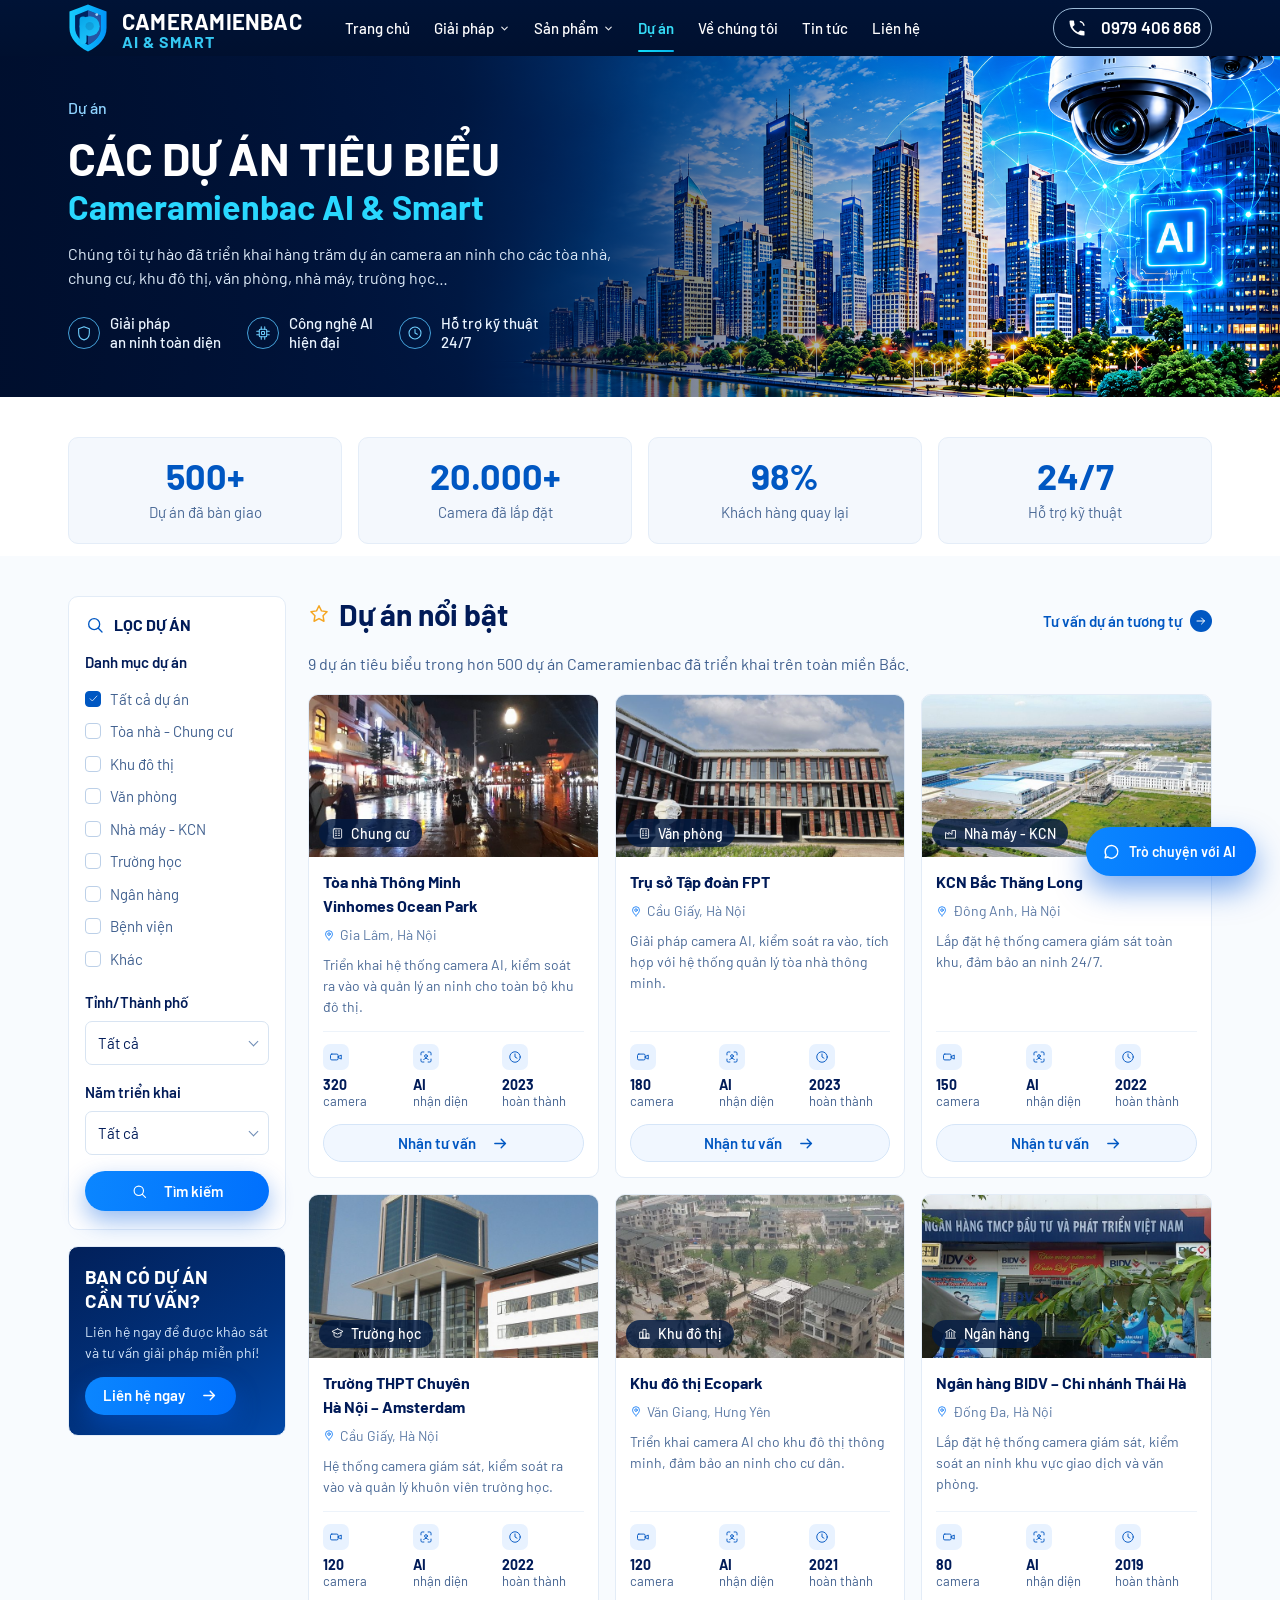
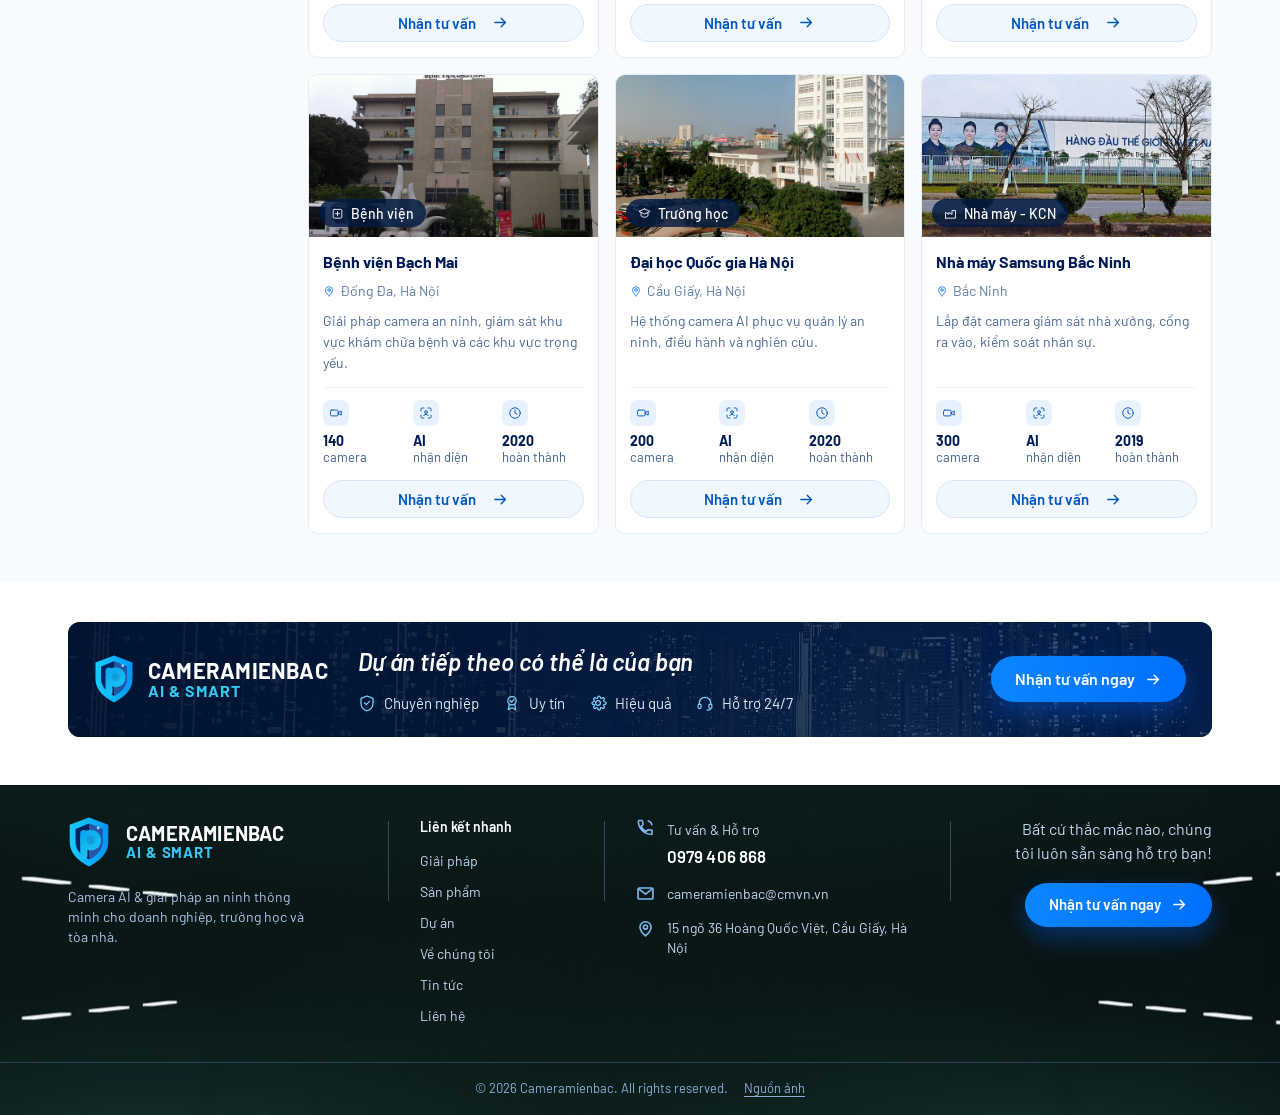
<file: du-an.html>
<!DOCTYPE html>
<html lang="vi">
<head>
<meta charset="utf-8">
<meta name="viewport" content="width=device-width, initial-scale=1">
<title>Dự án tiêu biểu — Camera AI &amp; an ninh thông minh | Cameramienbac</title>
<meta name="description" content="Hơn 500 dự án camera an ninh đã triển khai cho tòa nhà, chung cư, khu đô thị, nhà máy, trường học và bệnh viện.">
<link rel="icon" type="image/svg+xml" href="assets/images/favicon.svg">
<link rel="preconnect" href="https://fonts.googleapis.com">
<link rel="preconnect" href="https://fonts.gstatic.com" crossorigin>
<link href="https://fonts.googleapis.com/css2?family=Barlow:wght@300;400;500;600;700&display=swap" rel="stylesheet">
<link rel="stylesheet" href="assets/css/style.css">
</head>
<body>

<div data-include="partials/header.html"></div>

<main>
  <section class="phero phero--prj">
    <div class="container phero__inner">
      <p class="phero__eyebrow">Dự án</p>
      <h1 class="phero__title">Các dự án tiêu biểu<span>Cameramienbac AI &amp; Smart</span></h1>
      <p class="phero__lead">Chúng tôi tự hào đã triển khai hàng trăm dự án camera an ninh cho các tòa nhà, chung cư, khu đô thị, văn phòng, nhà máy, trường học…</p>
      <ul class="phero__badges">
          <li class="phero__badge"><i><svg viewBox="0 0 24 24" stroke="currentColor" fill="none" stroke-width="1.6" stroke-linecap="round" stroke-linejoin="round" aria-hidden="true"><path d="M12 2.6 4 5.8v6.1c0 5 3.4 9.2 8 10.4 4.6-1.2 8-5.4 8-10.4V5.8l-8-3.2Z"/></svg></i><span>Giải pháp<br>an ninh toàn diện</span></li>
          <li class="phero__badge"><i><svg viewBox="0 0 24 24" stroke="currentColor" fill="none" stroke-width="1.6" stroke-linecap="round" stroke-linejoin="round" aria-hidden="true"><rect x="6.4" y="6.4" width="11.2" height="11.2" rx="1.6"/><rect x="9.8" y="9.8" width="4.4" height="4.4" rx=".8"/><path d="M9.4 2.6v3.8M14.6 2.6v3.8M9.4 17.6v3.8M14.6 17.6v3.8M2.6 9.4h3.8M2.6 14.6h3.8M17.6 9.4h3.8M17.6 14.6h3.8"/></svg></i><span>Công nghệ AI<br>hiện đại</span></li>
          <li class="phero__badge"><i><svg viewBox="0 0 24 24" stroke="currentColor" fill="none" stroke-width="1.6" stroke-linecap="round" stroke-linejoin="round" aria-hidden="true"><circle cx="12" cy="12" r="9"/><path d="M12 6.8V12l3.4 2"/></svg></i><span>Hỗ trợ kỹ thuật<br>24/7</span></li>
      </ul>
    </div>
  </section>
  <section class="psec">
    <div class="container">
      <div class="stat-grid">
        <div class="stat"><b>500+</b><span>Dự án đã bàn giao</span></div>
        <div class="stat"><b>20.000+</b><span>Camera đã lắp đặt</span></div>
        <div class="stat"><b>98%</b><span>Khách hàng quay lại</span></div>
        <div class="stat"><b>24/7</b><span>Hỗ trợ kỹ thuật</span></div>
      </div>
    </div>
  </section>
  <section class="psec psec--tint psec--last">
    <div class="container">
      <div class="with-aside">
        <aside>
          <div class="aside-card" id="prj-filters">
            <h3 class="aside-card__head"><svg viewBox="0 0 24 24" stroke="currentColor" fill="none" stroke-width="1.6" stroke-linecap="round" stroke-linejoin="round" aria-hidden="true"><circle cx="11" cy="11" r="6.6"/><path d="m16 16 4.4 4.4"/></svg>Lọc dự án</h3>
            <h4>Danh mục dự án</h4>
          <label class="check"><input type="checkbox" name="cat" value="all" checked><i><svg viewBox="0 0 24 24" stroke="currentColor" fill="none" stroke-width="1.6" stroke-linecap="round" stroke-linejoin="round" aria-hidden="true"><path d="m4.6 12.6 4.8 4.8 10-10.8"/></svg></i>Tất cả dự án</label>
          <label class="check"><input type="checkbox" name="cat" value="chung-cu"><i><svg viewBox="0 0 24 24" stroke="currentColor" fill="none" stroke-width="1.6" stroke-linecap="round" stroke-linejoin="round" aria-hidden="true"><path d="m4.6 12.6 4.8 4.8 10-10.8"/></svg></i>Tòa nhà - Chung cư</label>
          <label class="check"><input type="checkbox" name="cat" value="do-thi"><i><svg viewBox="0 0 24 24" stroke="currentColor" fill="none" stroke-width="1.6" stroke-linecap="round" stroke-linejoin="round" aria-hidden="true"><path d="m4.6 12.6 4.8 4.8 10-10.8"/></svg></i>Khu đô thị</label>
          <label class="check"><input type="checkbox" name="cat" value="van-phong"><i><svg viewBox="0 0 24 24" stroke="currentColor" fill="none" stroke-width="1.6" stroke-linecap="round" stroke-linejoin="round" aria-hidden="true"><path d="m4.6 12.6 4.8 4.8 10-10.8"/></svg></i>Văn phòng</label>
          <label class="check"><input type="checkbox" name="cat" value="nha-may"><i><svg viewBox="0 0 24 24" stroke="currentColor" fill="none" stroke-width="1.6" stroke-linecap="round" stroke-linejoin="round" aria-hidden="true"><path d="m4.6 12.6 4.8 4.8 10-10.8"/></svg></i>Nhà máy - KCN</label>
          <label class="check"><input type="checkbox" name="cat" value="truong-hoc"><i><svg viewBox="0 0 24 24" stroke="currentColor" fill="none" stroke-width="1.6" stroke-linecap="round" stroke-linejoin="round" aria-hidden="true"><path d="m4.6 12.6 4.8 4.8 10-10.8"/></svg></i>Trường học</label>
          <label class="check"><input type="checkbox" name="cat" value="ngan-hang"><i><svg viewBox="0 0 24 24" stroke="currentColor" fill="none" stroke-width="1.6" stroke-linecap="round" stroke-linejoin="round" aria-hidden="true"><path d="m4.6 12.6 4.8 4.8 10-10.8"/></svg></i>Ngân hàng</label>
          <label class="check"><input type="checkbox" name="cat" value="benh-vien"><i><svg viewBox="0 0 24 24" stroke="currentColor" fill="none" stroke-width="1.6" stroke-linecap="round" stroke-linejoin="round" aria-hidden="true"><path d="m4.6 12.6 4.8 4.8 10-10.8"/></svg></i>Bệnh viện</label>
          <label class="check"><input type="checkbox" name="cat" value="khac"><i><svg viewBox="0 0 24 24" stroke="currentColor" fill="none" stroke-width="1.6" stroke-linecap="round" stroke-linejoin="round" aria-hidden="true"><path d="m4.6 12.6 4.8 4.8 10-10.8"/></svg></i>Khác</label>
            <h4>Tỉnh/Thành phố</h4>
            <p class="field field--select"><label class="sr-only" for="f-city">Tỉnh/Thành phố</label>
              <select id="f-city"><option>Tất cả</option><option>Hà Nội</option><option>Hưng Yên</option><option>Bắc Ninh</option></select></p>
            <h4>Năm triển khai</h4>
            <p class="field field--select"><label class="sr-only" for="f-year">Năm triển khai</label>
              <select id="f-year"><option>Tất cả</option><option>2023</option><option>2022</option><option>2021</option><option>2020</option><option>2019</option></select></p>
            <button class="btn btn--solid" type="button"><svg viewBox="0 0 24 24" stroke="currentColor" fill="none" stroke-width="1.6" stroke-linecap="round" stroke-linejoin="round" aria-hidden="true"><circle cx="11" cy="11" r="6.6"/><path d="m16 16 4.4 4.4"/></svg>Tìm kiếm</button>
          </div>
          <div class="aside-card promo">
            <h3>Bạn có dự án<br>cần tư vấn?</h3>
            <p>Liên hệ ngay để được khảo sát và tư vấn giải pháp miễn phí!</p>
            <a class="btn btn--solid" href="lien-he">Liên hệ ngay <svg viewBox="0 0 24 24" stroke="currentColor" fill="none" stroke-width="2" stroke-linecap="round" stroke-linejoin="round" aria-hidden="true"><path d="M4 12h15m-6-6 6 6-6 6"/></svg></a>
          </div>
        </aside>
        <div>
          <div class="psec__head psec__head--row">
            <h2 class="psec__title"><svg viewBox="0 0 24 24" stroke="currentColor" fill="none" stroke-width="1.6" stroke-linecap="round" stroke-linejoin="round" aria-hidden="true"><path d="m12 3 2.7 5.6 6.1.9-4.4 4.3 1 6.1-5.4-2.9-5.4 2.9 1-6.1L3.2 9.5l6.1-.9L12 3Z"/></svg>Dự án nổi bật</h2>
            <a class="link-more" href="lien-he">Tư vấn dự án tương tự <i><svg viewBox="0 0 24 24" stroke="currentColor" fill="none" stroke-width="2" stroke-linecap="round" stroke-linejoin="round" aria-hidden="true"><path d="M4 12h15m-6-6 6 6-6 6"/></svg></i></a>
          </div>
          <p class="psec__lead" id="prj-count">9 dự án tiêu biểu trong hơn 500 dự án Cameramienbac đã triển khai trên toàn miền Bắc.</p>
          <div class="grid grid--3" id="prj-grid">
          <article class="prj" data-category="chung-cu" data-city="Hà Nội" data-year="2023">
            <div class="prj__media">
              <img src="assets/images/prj-1.jpg" alt="Tòa nhà Thông Minh Vinhomes Ocean Park" loading="lazy">
              <span class="prj__tag"><svg viewBox="0 0 24 24" stroke="currentColor" fill="none" stroke-width="1.6" stroke-linecap="round" stroke-linejoin="round" aria-hidden="true"><rect x="4.4" y="3.4" width="15.2" height="17.2" rx="1.4"/><path d="M8 7.4h2.6M13.4 7.4H16M8 11.4h2.6M13.4 11.4H16M8 15.4h2.6M13.4 15.4H16"/></svg>Chung cư</span>
            </div>
            <div class="prj__body">
              <h3 class="prj__title">Tòa nhà Thông Minh Vinhomes Ocean Park</h3>
              <p class="prj__loc"><svg viewBox="0 0 24 24" stroke="currentColor" fill="none" stroke-width="1.6" stroke-linecap="round" stroke-linejoin="round" aria-hidden="true"><path d="M12 21.4s7-6 7-11a7 7 0 1 0-14 0c0 5 7 11 7 11Z"/><circle cx="12" cy="10.2" r="2.6"/></svg>Gia Lâm, Hà Nội</p>
              <p class="prj__text">Triển khai hệ thống camera AI, kiểm soát ra vào và quản lý an ninh cho toàn bộ khu đô thị.</p>
              <ul class="prj__stats">
                <li><i><svg viewBox="0 0 24 24" stroke="currentColor" fill="none" stroke-width="1.6" stroke-linecap="round" stroke-linejoin="round" aria-hidden="true"><rect x="2.6" y="7" width="13" height="10" rx="2.2"/><path d="m16 11.2 5-2.6v7l-5-2.6z"/></svg></i><span><b>320</b>camera</span></li>
                <li><i><svg viewBox="0 0 24 24" stroke="currentColor" fill="none" stroke-width="1.6" stroke-linecap="round" stroke-linejoin="round" aria-hidden="true"><path d="M3.4 8.4V5.4a2 2 0 0 1 2-2h3M15.6 3.4h3a2 2 0 0 1 2 2v3M20.6 15.6v3a2 2 0 0 1-2 2h-3M8.4 20.6h-3a2 2 0 0 1-2-2v-3"/><circle cx="12" cy="10.4" r="2.4"/><path d="M8 16.6a4.6 4.6 0 0 1 8 0"/></svg></i><span><b>AI</b>nhận diện</span></li>
                <li><i><svg viewBox="0 0 24 24" stroke="currentColor" fill="none" stroke-width="1.6" stroke-linecap="round" stroke-linejoin="round" aria-hidden="true"><circle cx="12" cy="12" r="9"/><path d="M12 6.8V12l3.4 2"/></svg></i><span><b>2023</b>hoàn thành</span></li>
              </ul>
              <a class="btn" href="lien-he">Nhận tư vấn <svg viewBox="0 0 24 24" stroke="currentColor" fill="none" stroke-width="2" stroke-linecap="round" stroke-linejoin="round" aria-hidden="true"><path d="M4 12h15m-6-6 6 6-6 6"/></svg></a>
            </div>
          </article>
          <article class="prj" data-category="van-phong" data-city="Hà Nội" data-year="2023">
            <div class="prj__media">
              <img src="assets/images/prj-2.jpg" alt="Trụ sở Tập đoàn FPT" loading="lazy">
              <span class="prj__tag"><svg viewBox="0 0 24 24" stroke="currentColor" fill="none" stroke-width="1.6" stroke-linecap="round" stroke-linejoin="round" aria-hidden="true"><rect x="4.4" y="3.4" width="15.2" height="17.2" rx="1.4"/><path d="M8 7.4h2.4M13.6 7.4H16M8 11.4h2.4M13.6 11.4H16M8 15.4h2.4M13.6 15.4H16"/></svg>Văn phòng</span>
            </div>
            <div class="prj__body">
              <h3 class="prj__title">Trụ sở Tập đoàn FPT</h3>
              <p class="prj__loc"><svg viewBox="0 0 24 24" stroke="currentColor" fill="none" stroke-width="1.6" stroke-linecap="round" stroke-linejoin="round" aria-hidden="true"><path d="M12 21.4s7-6 7-11a7 7 0 1 0-14 0c0 5 7 11 7 11Z"/><circle cx="12" cy="10.2" r="2.6"/></svg>Cầu Giấy, Hà Nội</p>
              <p class="prj__text">Giải pháp camera AI, kiểm soát ra vào, tích hợp với hệ thống quản lý tòa nhà thông minh.</p>
              <ul class="prj__stats">
                <li><i><svg viewBox="0 0 24 24" stroke="currentColor" fill="none" stroke-width="1.6" stroke-linecap="round" stroke-linejoin="round" aria-hidden="true"><rect x="2.6" y="7" width="13" height="10" rx="2.2"/><path d="m16 11.2 5-2.6v7l-5-2.6z"/></svg></i><span><b>180</b>camera</span></li>
                <li><i><svg viewBox="0 0 24 24" stroke="currentColor" fill="none" stroke-width="1.6" stroke-linecap="round" stroke-linejoin="round" aria-hidden="true"><path d="M3.4 8.4V5.4a2 2 0 0 1 2-2h3M15.6 3.4h3a2 2 0 0 1 2 2v3M20.6 15.6v3a2 2 0 0 1-2 2h-3M8.4 20.6h-3a2 2 0 0 1-2-2v-3"/><circle cx="12" cy="10.4" r="2.4"/><path d="M8 16.6a4.6 4.6 0 0 1 8 0"/></svg></i><span><b>AI</b>nhận diện</span></li>
                <li><i><svg viewBox="0 0 24 24" stroke="currentColor" fill="none" stroke-width="1.6" stroke-linecap="round" stroke-linejoin="round" aria-hidden="true"><circle cx="12" cy="12" r="9"/><path d="M12 6.8V12l3.4 2"/></svg></i><span><b>2023</b>hoàn thành</span></li>
              </ul>
              <a class="btn" href="lien-he">Nhận tư vấn <svg viewBox="0 0 24 24" stroke="currentColor" fill="none" stroke-width="2" stroke-linecap="round" stroke-linejoin="round" aria-hidden="true"><path d="M4 12h15m-6-6 6 6-6 6"/></svg></a>
            </div>
          </article>
          <article class="prj" data-category="nha-may" data-city="Hà Nội" data-year="2022">
            <div class="prj__media">
              <img src="assets/images/prj-3.jpg" alt="KCN Bắc Thăng Long" loading="lazy">
              <span class="prj__tag"><svg viewBox="0 0 24 24" stroke="currentColor" fill="none" stroke-width="1.6" stroke-linecap="round" stroke-linejoin="round" aria-hidden="true"><path d="M2.8 20.6V10l6 3.6V10l6 3.6V6.4h6.4v14.2H2.8Z"/></svg>Nhà máy - KCN</span>
            </div>
            <div class="prj__body">
              <h3 class="prj__title">KCN Bắc Thăng Long</h3>
              <p class="prj__loc"><svg viewBox="0 0 24 24" stroke="currentColor" fill="none" stroke-width="1.6" stroke-linecap="round" stroke-linejoin="round" aria-hidden="true"><path d="M12 21.4s7-6 7-11a7 7 0 1 0-14 0c0 5 7 11 7 11Z"/><circle cx="12" cy="10.2" r="2.6"/></svg>Đông Anh, Hà Nội</p>
              <p class="prj__text">Lắp đặt hệ thống camera giám sát toàn khu, đảm bảo an ninh 24/7.</p>
              <ul class="prj__stats">
                <li><i><svg viewBox="0 0 24 24" stroke="currentColor" fill="none" stroke-width="1.6" stroke-linecap="round" stroke-linejoin="round" aria-hidden="true"><rect x="2.6" y="7" width="13" height="10" rx="2.2"/><path d="m16 11.2 5-2.6v7l-5-2.6z"/></svg></i><span><b>150</b>camera</span></li>
                <li><i><svg viewBox="0 0 24 24" stroke="currentColor" fill="none" stroke-width="1.6" stroke-linecap="round" stroke-linejoin="round" aria-hidden="true"><path d="M3.4 8.4V5.4a2 2 0 0 1 2-2h3M15.6 3.4h3a2 2 0 0 1 2 2v3M20.6 15.6v3a2 2 0 0 1-2 2h-3M8.4 20.6h-3a2 2 0 0 1-2-2v-3"/><circle cx="12" cy="10.4" r="2.4"/><path d="M8 16.6a4.6 4.6 0 0 1 8 0"/></svg></i><span><b>AI</b>nhận diện</span></li>
                <li><i><svg viewBox="0 0 24 24" stroke="currentColor" fill="none" stroke-width="1.6" stroke-linecap="round" stroke-linejoin="round" aria-hidden="true"><circle cx="12" cy="12" r="9"/><path d="M12 6.8V12l3.4 2"/></svg></i><span><b>2022</b>hoàn thành</span></li>
              </ul>
              <a class="btn" href="lien-he">Nhận tư vấn <svg viewBox="0 0 24 24" stroke="currentColor" fill="none" stroke-width="2" stroke-linecap="round" stroke-linejoin="round" aria-hidden="true"><path d="M4 12h15m-6-6 6 6-6 6"/></svg></a>
            </div>
          </article>
          <article class="prj" data-category="truong-hoc" data-city="Hà Nội" data-year="2022">
            <div class="prj__media">
              <img src="assets/images/prj-4.jpg" alt="Trường THPT Chuyên Hà Nội – Amsterdam" loading="lazy">
              <span class="prj__tag"><svg viewBox="0 0 24 24" stroke="currentColor" fill="none" stroke-width="1.6" stroke-linecap="round" stroke-linejoin="round" aria-hidden="true"><path d="M12 3.4 1.8 8.2 12 13l10.2-4.8L12 3.4Z"/><path d="M5.6 10.6v4.8c0 1.9 2.9 3.4 6.4 3.4s6.4-1.5 6.4-3.4v-4.8"/></svg>Trường học</span>
            </div>
            <div class="prj__body">
              <h3 class="prj__title">Trường THPT Chuyên Hà Nội – Amsterdam</h3>
              <p class="prj__loc"><svg viewBox="0 0 24 24" stroke="currentColor" fill="none" stroke-width="1.6" stroke-linecap="round" stroke-linejoin="round" aria-hidden="true"><path d="M12 21.4s7-6 7-11a7 7 0 1 0-14 0c0 5 7 11 7 11Z"/><circle cx="12" cy="10.2" r="2.6"/></svg>Cầu Giấy, Hà Nội</p>
              <p class="prj__text">Hệ thống camera giám sát, kiểm soát ra vào và quản lý khuôn viên trường học.</p>
              <ul class="prj__stats">
                <li><i><svg viewBox="0 0 24 24" stroke="currentColor" fill="none" stroke-width="1.6" stroke-linecap="round" stroke-linejoin="round" aria-hidden="true"><rect x="2.6" y="7" width="13" height="10" rx="2.2"/><path d="m16 11.2 5-2.6v7l-5-2.6z"/></svg></i><span><b>120</b>camera</span></li>
                <li><i><svg viewBox="0 0 24 24" stroke="currentColor" fill="none" stroke-width="1.6" stroke-linecap="round" stroke-linejoin="round" aria-hidden="true"><path d="M3.4 8.4V5.4a2 2 0 0 1 2-2h3M15.6 3.4h3a2 2 0 0 1 2 2v3M20.6 15.6v3a2 2 0 0 1-2 2h-3M8.4 20.6h-3a2 2 0 0 1-2-2v-3"/><circle cx="12" cy="10.4" r="2.4"/><path d="M8 16.6a4.6 4.6 0 0 1 8 0"/></svg></i><span><b>AI</b>nhận diện</span></li>
                <li><i><svg viewBox="0 0 24 24" stroke="currentColor" fill="none" stroke-width="1.6" stroke-linecap="round" stroke-linejoin="round" aria-hidden="true"><circle cx="12" cy="12" r="9"/><path d="M12 6.8V12l3.4 2"/></svg></i><span><b>2022</b>hoàn thành</span></li>
              </ul>
              <a class="btn" href="lien-he">Nhận tư vấn <svg viewBox="0 0 24 24" stroke="currentColor" fill="none" stroke-width="2" stroke-linecap="round" stroke-linejoin="round" aria-hidden="true"><path d="M4 12h15m-6-6 6 6-6 6"/></svg></a>
            </div>
          </article>
          <article class="prj" data-category="do-thi" data-city="Hưng Yên" data-year="2021">
            <div class="prj__media">
              <img src="assets/images/prj-5.jpg" alt="Khu đô thị Ecopark" loading="lazy">
              <span class="prj__tag"><svg viewBox="0 0 24 24" stroke="currentColor" fill="none" stroke-width="1.6" stroke-linecap="round" stroke-linejoin="round" aria-hidden="true"><path d="M2.8 20.6h18.4"/><rect x="3.8" y="9.4" width="5" height="11.2"/><rect x="9.8" y="4.4" width="5" height="16.2"/><rect x="15.8" y="12.4" width="4.4" height="8.2"/></svg>Khu đô thị</span>
            </div>
            <div class="prj__body">
              <h3 class="prj__title">Khu đô thị Ecopark</h3>
              <p class="prj__loc"><svg viewBox="0 0 24 24" stroke="currentColor" fill="none" stroke-width="1.6" stroke-linecap="round" stroke-linejoin="round" aria-hidden="true"><path d="M12 21.4s7-6 7-11a7 7 0 1 0-14 0c0 5 7 11 7 11Z"/><circle cx="12" cy="10.2" r="2.6"/></svg>Văn Giang, Hưng Yên</p>
              <p class="prj__text">Triển khai camera AI cho khu đô thị thông minh, đảm bảo an ninh cho cư dân.</p>
              <ul class="prj__stats">
                <li><i><svg viewBox="0 0 24 24" stroke="currentColor" fill="none" stroke-width="1.6" stroke-linecap="round" stroke-linejoin="round" aria-hidden="true"><rect x="2.6" y="7" width="13" height="10" rx="2.2"/><path d="m16 11.2 5-2.6v7l-5-2.6z"/></svg></i><span><b>120</b>camera</span></li>
                <li><i><svg viewBox="0 0 24 24" stroke="currentColor" fill="none" stroke-width="1.6" stroke-linecap="round" stroke-linejoin="round" aria-hidden="true"><path d="M3.4 8.4V5.4a2 2 0 0 1 2-2h3M15.6 3.4h3a2 2 0 0 1 2 2v3M20.6 15.6v3a2 2 0 0 1-2 2h-3M8.4 20.6h-3a2 2 0 0 1-2-2v-3"/><circle cx="12" cy="10.4" r="2.4"/><path d="M8 16.6a4.6 4.6 0 0 1 8 0"/></svg></i><span><b>AI</b>nhận diện</span></li>
                <li><i><svg viewBox="0 0 24 24" stroke="currentColor" fill="none" stroke-width="1.6" stroke-linecap="round" stroke-linejoin="round" aria-hidden="true"><circle cx="12" cy="12" r="9"/><path d="M12 6.8V12l3.4 2"/></svg></i><span><b>2021</b>hoàn thành</span></li>
              </ul>
              <a class="btn" href="lien-he">Nhận tư vấn <svg viewBox="0 0 24 24" stroke="currentColor" fill="none" stroke-width="2" stroke-linecap="round" stroke-linejoin="round" aria-hidden="true"><path d="M4 12h15m-6-6 6 6-6 6"/></svg></a>
            </div>
          </article>
          <article class="prj" data-category="ngan-hang" data-city="Hà Nội" data-year="2019">
            <div class="prj__media">
              <img src="assets/images/prj-6.jpg" alt="Ngân hàng BIDV – Chi nhánh Thái Hà" loading="lazy">
              <span class="prj__tag"><svg viewBox="0 0 24 24" stroke="currentColor" fill="none" stroke-width="1.6" stroke-linecap="round" stroke-linejoin="round" aria-hidden="true"><path d="M3.2 9.4 12 4.2l8.8 5.2"/><path d="M5.4 9.4v9.2M9.8 9.4v9.2M14.2 9.4v9.2M18.6 9.4v9.2M2.8 20.6h18.4"/></svg>Ngân hàng</span>
            </div>
            <div class="prj__body">
              <h3 class="prj__title">Ngân hàng BIDV – Chi nhánh Thái Hà</h3>
              <p class="prj__loc"><svg viewBox="0 0 24 24" stroke="currentColor" fill="none" stroke-width="1.6" stroke-linecap="round" stroke-linejoin="round" aria-hidden="true"><path d="M12 21.4s7-6 7-11a7 7 0 1 0-14 0c0 5 7 11 7 11Z"/><circle cx="12" cy="10.2" r="2.6"/></svg>Đống Đa, Hà Nội</p>
              <p class="prj__text">Lắp đặt hệ thống camera giám sát, kiểm soát an ninh khu vực giao dịch và văn phòng.</p>
              <ul class="prj__stats">
                <li><i><svg viewBox="0 0 24 24" stroke="currentColor" fill="none" stroke-width="1.6" stroke-linecap="round" stroke-linejoin="round" aria-hidden="true"><rect x="2.6" y="7" width="13" height="10" rx="2.2"/><path d="m16 11.2 5-2.6v7l-5-2.6z"/></svg></i><span><b>80</b>camera</span></li>
                <li><i><svg viewBox="0 0 24 24" stroke="currentColor" fill="none" stroke-width="1.6" stroke-linecap="round" stroke-linejoin="round" aria-hidden="true"><path d="M3.4 8.4V5.4a2 2 0 0 1 2-2h3M15.6 3.4h3a2 2 0 0 1 2 2v3M20.6 15.6v3a2 2 0 0 1-2 2h-3M8.4 20.6h-3a2 2 0 0 1-2-2v-3"/><circle cx="12" cy="10.4" r="2.4"/><path d="M8 16.6a4.6 4.6 0 0 1 8 0"/></svg></i><span><b>AI</b>nhận diện</span></li>
                <li><i><svg viewBox="0 0 24 24" stroke="currentColor" fill="none" stroke-width="1.6" stroke-linecap="round" stroke-linejoin="round" aria-hidden="true"><circle cx="12" cy="12" r="9"/><path d="M12 6.8V12l3.4 2"/></svg></i><span><b>2019</b>hoàn thành</span></li>
              </ul>
              <a class="btn" href="lien-he">Nhận tư vấn <svg viewBox="0 0 24 24" stroke="currentColor" fill="none" stroke-width="2" stroke-linecap="round" stroke-linejoin="round" aria-hidden="true"><path d="M4 12h15m-6-6 6 6-6 6"/></svg></a>
            </div>
          </article>
          <article class="prj" data-category="benh-vien" data-city="Hà Nội" data-year="2020">
            <div class="prj__media">
              <img src="assets/images/prj-7.jpg" alt="Bệnh viện Bạch Mai" loading="lazy">
              <span class="prj__tag"><svg viewBox="0 0 24 24" stroke="currentColor" fill="none" stroke-width="1.6" stroke-linecap="round" stroke-linejoin="round" aria-hidden="true"><rect x="4" y="4.4" width="16" height="16.2" rx="2"/><path d="M12 8.6v7.4M8.3 12.3h7.4"/></svg>Bệnh viện</span>
            </div>
            <div class="prj__body">
              <h3 class="prj__title">Bệnh viện Bạch Mai</h3>
              <p class="prj__loc"><svg viewBox="0 0 24 24" stroke="currentColor" fill="none" stroke-width="1.6" stroke-linecap="round" stroke-linejoin="round" aria-hidden="true"><path d="M12 21.4s7-6 7-11a7 7 0 1 0-14 0c0 5 7 11 7 11Z"/><circle cx="12" cy="10.2" r="2.6"/></svg>Đống Đa, Hà Nội</p>
              <p class="prj__text">Giải pháp camera an ninh, giám sát khu vực khám chữa bệnh và các khu vực trọng yếu.</p>
              <ul class="prj__stats">
                <li><i><svg viewBox="0 0 24 24" stroke="currentColor" fill="none" stroke-width="1.6" stroke-linecap="round" stroke-linejoin="round" aria-hidden="true"><rect x="2.6" y="7" width="13" height="10" rx="2.2"/><path d="m16 11.2 5-2.6v7l-5-2.6z"/></svg></i><span><b>140</b>camera</span></li>
                <li><i><svg viewBox="0 0 24 24" stroke="currentColor" fill="none" stroke-width="1.6" stroke-linecap="round" stroke-linejoin="round" aria-hidden="true"><path d="M3.4 8.4V5.4a2 2 0 0 1 2-2h3M15.6 3.4h3a2 2 0 0 1 2 2v3M20.6 15.6v3a2 2 0 0 1-2 2h-3M8.4 20.6h-3a2 2 0 0 1-2-2v-3"/><circle cx="12" cy="10.4" r="2.4"/><path d="M8 16.6a4.6 4.6 0 0 1 8 0"/></svg></i><span><b>AI</b>nhận diện</span></li>
                <li><i><svg viewBox="0 0 24 24" stroke="currentColor" fill="none" stroke-width="1.6" stroke-linecap="round" stroke-linejoin="round" aria-hidden="true"><circle cx="12" cy="12" r="9"/><path d="M12 6.8V12l3.4 2"/></svg></i><span><b>2020</b>hoàn thành</span></li>
              </ul>
              <a class="btn" href="lien-he">Nhận tư vấn <svg viewBox="0 0 24 24" stroke="currentColor" fill="none" stroke-width="2" stroke-linecap="round" stroke-linejoin="round" aria-hidden="true"><path d="M4 12h15m-6-6 6 6-6 6"/></svg></a>
            </div>
          </article>
          <article class="prj" data-category="truong-hoc" data-city="Hà Nội" data-year="2020">
            <div class="prj__media">
              <img src="assets/images/prj-8.jpg" alt="Đại học Quốc gia Hà Nội" loading="lazy">
              <span class="prj__tag"><svg viewBox="0 0 24 24" stroke="currentColor" fill="none" stroke-width="1.6" stroke-linecap="round" stroke-linejoin="round" aria-hidden="true"><path d="M12 3.4 1.8 8.2 12 13l10.2-4.8L12 3.4Z"/><path d="M5.6 10.6v4.8c0 1.9 2.9 3.4 6.4 3.4s6.4-1.5 6.4-3.4v-4.8"/></svg>Trường học</span>
            </div>
            <div class="prj__body">
              <h3 class="prj__title">Đại học Quốc gia Hà Nội</h3>
              <p class="prj__loc"><svg viewBox="0 0 24 24" stroke="currentColor" fill="none" stroke-width="1.6" stroke-linecap="round" stroke-linejoin="round" aria-hidden="true"><path d="M12 21.4s7-6 7-11a7 7 0 1 0-14 0c0 5 7 11 7 11Z"/><circle cx="12" cy="10.2" r="2.6"/></svg>Cầu Giấy, Hà Nội</p>
              <p class="prj__text">Hệ thống camera AI phục vụ quản lý an ninh, điều hành và nghiên cứu.</p>
              <ul class="prj__stats">
                <li><i><svg viewBox="0 0 24 24" stroke="currentColor" fill="none" stroke-width="1.6" stroke-linecap="round" stroke-linejoin="round" aria-hidden="true"><rect x="2.6" y="7" width="13" height="10" rx="2.2"/><path d="m16 11.2 5-2.6v7l-5-2.6z"/></svg></i><span><b>200</b>camera</span></li>
                <li><i><svg viewBox="0 0 24 24" stroke="currentColor" fill="none" stroke-width="1.6" stroke-linecap="round" stroke-linejoin="round" aria-hidden="true"><path d="M3.4 8.4V5.4a2 2 0 0 1 2-2h3M15.6 3.4h3a2 2 0 0 1 2 2v3M20.6 15.6v3a2 2 0 0 1-2 2h-3M8.4 20.6h-3a2 2 0 0 1-2-2v-3"/><circle cx="12" cy="10.4" r="2.4"/><path d="M8 16.6a4.6 4.6 0 0 1 8 0"/></svg></i><span><b>AI</b>nhận diện</span></li>
                <li><i><svg viewBox="0 0 24 24" stroke="currentColor" fill="none" stroke-width="1.6" stroke-linecap="round" stroke-linejoin="round" aria-hidden="true"><circle cx="12" cy="12" r="9"/><path d="M12 6.8V12l3.4 2"/></svg></i><span><b>2020</b>hoàn thành</span></li>
              </ul>
              <a class="btn" href="lien-he">Nhận tư vấn <svg viewBox="0 0 24 24" stroke="currentColor" fill="none" stroke-width="2" stroke-linecap="round" stroke-linejoin="round" aria-hidden="true"><path d="M4 12h15m-6-6 6 6-6 6"/></svg></a>
            </div>
          </article>
          <article class="prj" data-category="nha-may" data-city="Bắc Ninh" data-year="2019">
            <div class="prj__media">
              <img src="assets/images/prj-9.jpg" alt="Nhà máy Samsung Bắc Ninh" loading="lazy">
              <span class="prj__tag"><svg viewBox="0 0 24 24" stroke="currentColor" fill="none" stroke-width="1.6" stroke-linecap="round" stroke-linejoin="round" aria-hidden="true"><path d="M2.8 20.6V10l6 3.6V10l6 3.6V6.4h6.4v14.2H2.8Z"/></svg>Nhà máy - KCN</span>
            </div>
            <div class="prj__body">
              <h3 class="prj__title">Nhà máy Samsung Bắc Ninh</h3>
              <p class="prj__loc"><svg viewBox="0 0 24 24" stroke="currentColor" fill="none" stroke-width="1.6" stroke-linecap="round" stroke-linejoin="round" aria-hidden="true"><path d="M12 21.4s7-6 7-11a7 7 0 1 0-14 0c0 5 7 11 7 11Z"/><circle cx="12" cy="10.2" r="2.6"/></svg>Bắc Ninh</p>
              <p class="prj__text">Lắp đặt camera giám sát nhà xưởng, cổng ra vào, kiểm soát nhân sự.</p>
              <ul class="prj__stats">
                <li><i><svg viewBox="0 0 24 24" stroke="currentColor" fill="none" stroke-width="1.6" stroke-linecap="round" stroke-linejoin="round" aria-hidden="true"><rect x="2.6" y="7" width="13" height="10" rx="2.2"/><path d="m16 11.2 5-2.6v7l-5-2.6z"/></svg></i><span><b>300</b>camera</span></li>
                <li><i><svg viewBox="0 0 24 24" stroke="currentColor" fill="none" stroke-width="1.6" stroke-linecap="round" stroke-linejoin="round" aria-hidden="true"><path d="M3.4 8.4V5.4a2 2 0 0 1 2-2h3M15.6 3.4h3a2 2 0 0 1 2 2v3M20.6 15.6v3a2 2 0 0 1-2 2h-3M8.4 20.6h-3a2 2 0 0 1-2-2v-3"/><circle cx="12" cy="10.4" r="2.4"/><path d="M8 16.6a4.6 4.6 0 0 1 8 0"/></svg></i><span><b>AI</b>nhận diện</span></li>
                <li><i><svg viewBox="0 0 24 24" stroke="currentColor" fill="none" stroke-width="1.6" stroke-linecap="round" stroke-linejoin="round" aria-hidden="true"><circle cx="12" cy="12" r="9"/><path d="M12 6.8V12l3.4 2"/></svg></i><span><b>2019</b>hoàn thành</span></li>
              </ul>
              <a class="btn" href="lien-he">Nhận tư vấn <svg viewBox="0 0 24 24" stroke="currentColor" fill="none" stroke-width="2" stroke-linecap="round" stroke-linejoin="round" aria-hidden="true"><path d="M4 12h15m-6-6 6 6-6 6"/></svg></a>
            </div>
          </article>
          </div>
          <p class="prj-empty" id="prj-empty" hidden>Không tìm thấy dự án phù hợp với bộ lọc đã chọn. Vui lòng <button type="button" class="prj-reset" data-prj-reset>xóa bộ lọc</button> hoặc <a href="lien-he">liên hệ trực tiếp</a> để được tư vấn.</p>
        </div>
      </div>
    </div>
  </section>

  <section class="psec psec--last">
    <div class="container">
      <div class="slogan">
        <div class="slogan__inner">
          <span class="brand"><svg class="brand__mark" viewBox="0 0 48 58" fill="none" aria-hidden="true">
        <defs>
          <linearGradient id="dp-shell" x1="1.6" y1="29" x2="46.4" y2="29" gradientUnits="userSpaceOnUse">
            <stop stop-color="#18cbfd"/><stop offset=".5" stop-color="#0ab5fb"/><stop offset="1" stop-color="#0293f7"/>
          </linearGradient>
          <linearGradient id="dp-lens" x1="14" y1="14" x2="34" y2="49" gradientUnits="userSpaceOnUse">
            <stop stop-color="#07a4e8"/><stop offset="1" stop-color="#20c9fe"/>
          </linearGradient>
        </defs>
        <path d="M24 .6 46.4 9v19.6c0 13-9.4 22-22.4 28.8C11 50.6 1.6 41.6 1.6 28.6V9L24 .6Z" fill="url(#dp-shell)"/>
        <path d="M24 7.6 39.6 13.9v14.7c0 9.4-6.6 16-15.6 20.8-9-4.8-15.6-11.4-15.6-20.8V13.9L24 7.6Z" fill="#00235f"/>
        <path d="M24 7.6 39.6 13.9v14.7c0 9.4-6.6 16-15.6 20.8V7.6Z" fill="#3c74ce" opacity=".62"/>
        <rect x="13.8" y="15" width="8.4" height="33.6" rx="4.2" fill="url(#dp-lens)"/>
        <circle cx="26" cy="26.8" r="12.1" fill="url(#dp-lens)"/>
        <circle cx="26" cy="26.8" r="5" fill="#0a2a66" opacity=".16"/>
        <circle cx="34.6" cy="12.8" r="1.7" fill="#bfe9ff" opacity=".85"/>
      </svg>
            <span class="brand__text"><span class="brand__name">CAMERAMIENBAC</span><span class="brand__sub">AI &amp; SMART</span></span>
          </span>
          <div class="slogan__body">
            <p class="slogan__title">Dự án tiếp theo có thể là của bạn</p>
            <ul class="slogan__points">
              <li><svg viewBox="0 0 24 24" stroke="currentColor" fill="none" stroke-width="1.6" stroke-linecap="round" stroke-linejoin="round" aria-hidden="true"><path d="M12 2.6 4 5.8v6.1c0 5 3.4 9.2 8 10.4 4.6-1.2 8-5.4 8-10.4V5.8l-8-3.2Z"/><path d="m8.8 12 2.2 2.2 4.2-4.4"/></svg>Chuyên nghiệp</li>
              <li><svg viewBox="0 0 24 24" stroke="currentColor" fill="none" stroke-width="1.6" stroke-linecap="round" stroke-linejoin="round" aria-hidden="true"><circle cx="12" cy="9" r="5.6"/><path d="m9.6 9 1.7 1.7 3.2-3.3"/><path d="M8.4 13.6 7 21l5-2.6 5 2.6-1.4-7.4"/></svg>Uy tín</li>
              <li><svg viewBox="0 0 24 24" stroke="currentColor" fill="none" stroke-width="1.6" stroke-linecap="round" stroke-linejoin="round" aria-hidden="true"><circle cx="12" cy="12" r="3.2"/><path d="M19.6 14.6a1.4 1.4 0 0 0 .3 1.5l.1.1a1.7 1.7 0 1 1-2.4 2.4l-.1-.1a1.4 1.4 0 0 0-1.5-.3 1.4 1.4 0 0 0-.9 1.3v.2a1.7 1.7 0 1 1-3.4 0v-.1a1.4 1.4 0 0 0-.9-1.3 1.4 1.4 0 0 0-1.5.3l-.1.1a1.7 1.7 0 1 1-2.4-2.4l.1-.1a1.4 1.4 0 0 0 .3-1.5 1.4 1.4 0 0 0-1.3-.9h-.2a1.7 1.7 0 1 1 0-3.4h.1a1.4 1.4 0 0 0 1.3-.9 1.4 1.4 0 0 0-.3-1.5l-.1-.1a1.7 1.7 0 1 1 2.4-2.4l.1.1a1.4 1.4 0 0 0 1.5.3h.1a1.4 1.4 0 0 0 .9-1.3v-.2a1.7 1.7 0 1 1 3.4 0v.1a1.4 1.4 0 0 0 .9 1.3 1.4 1.4 0 0 0 1.5-.3l.1-.1a1.7 1.7 0 1 1 2.4 2.4l-.1.1a1.4 1.4 0 0 0-.3 1.5v.1a1.4 1.4 0 0 0 1.3.9h.2a1.7 1.7 0 1 1 0 3.4h-.1a1.4 1.4 0 0 0-1.3.9Z"/></svg>Hiệu quả</li>
              <li><svg viewBox="0 0 24 24" stroke="currentColor" fill="none" stroke-width="1.6" stroke-linecap="round" stroke-linejoin="round" aria-hidden="true"><path d="M4.4 14v-2a7.6 7.6 0 0 1 15.2 0v2"/><rect x="2.8" y="13.4" width="4" height="6" rx="1.6"/><rect x="17.2" y="13.4" width="4" height="6" rx="1.6"/><path d="M19.6 19.4a3 3 0 0 1-3 2.2h-2"/></svg>Hỗ trợ 24/7</li>
            </ul>
          </div>
          <a class="btn btn--solid slogan__cta" href="lien-he">Nhận tư vấn ngay <svg viewBox="0 0 24 24" stroke="currentColor" fill="none" stroke-width="2" stroke-linecap="round" stroke-linejoin="round" aria-hidden="true"><path d="M4 12h15m-6-6 6 6-6 6"/></svg></a>
        </div>
      </div>
    </div>
  </section>

</main>

<div data-include="partials/footer.html"></div>

<script src="assets/js/main.js"></script>
</body>
</html>
</file>
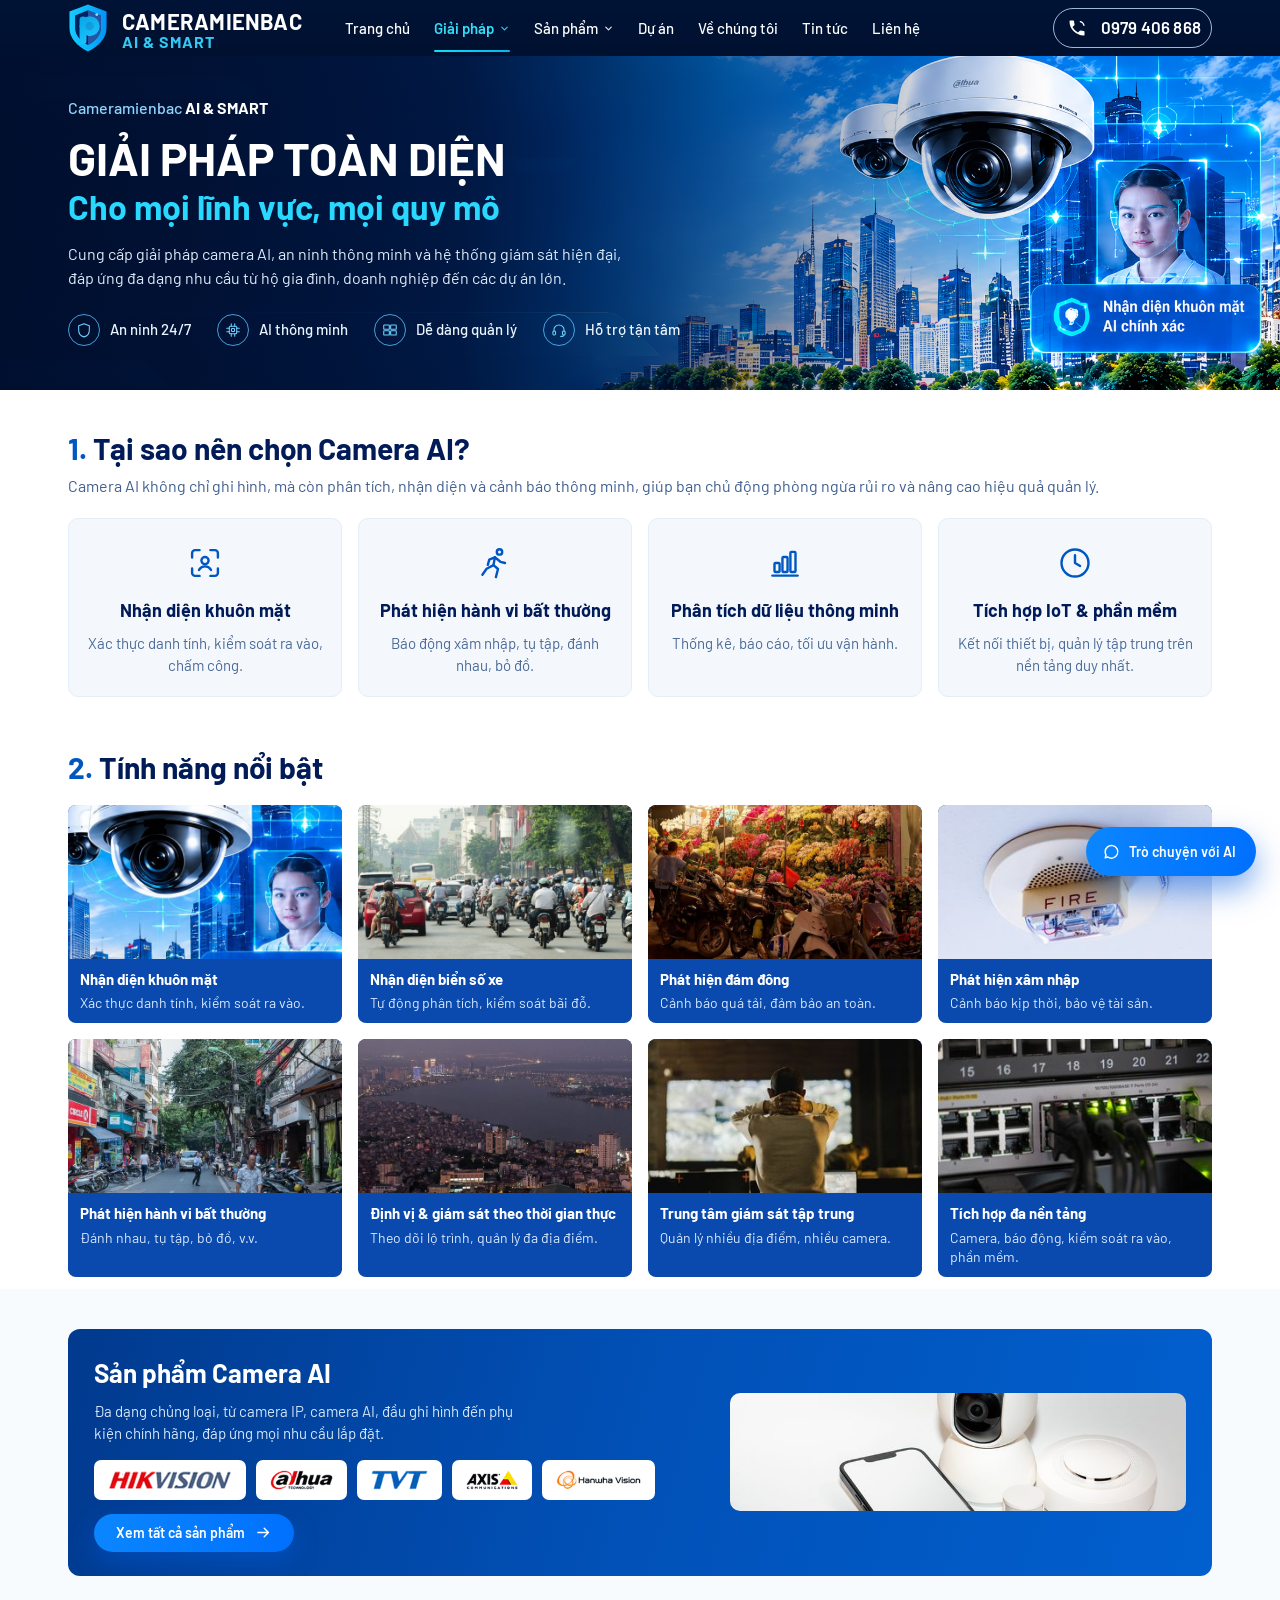
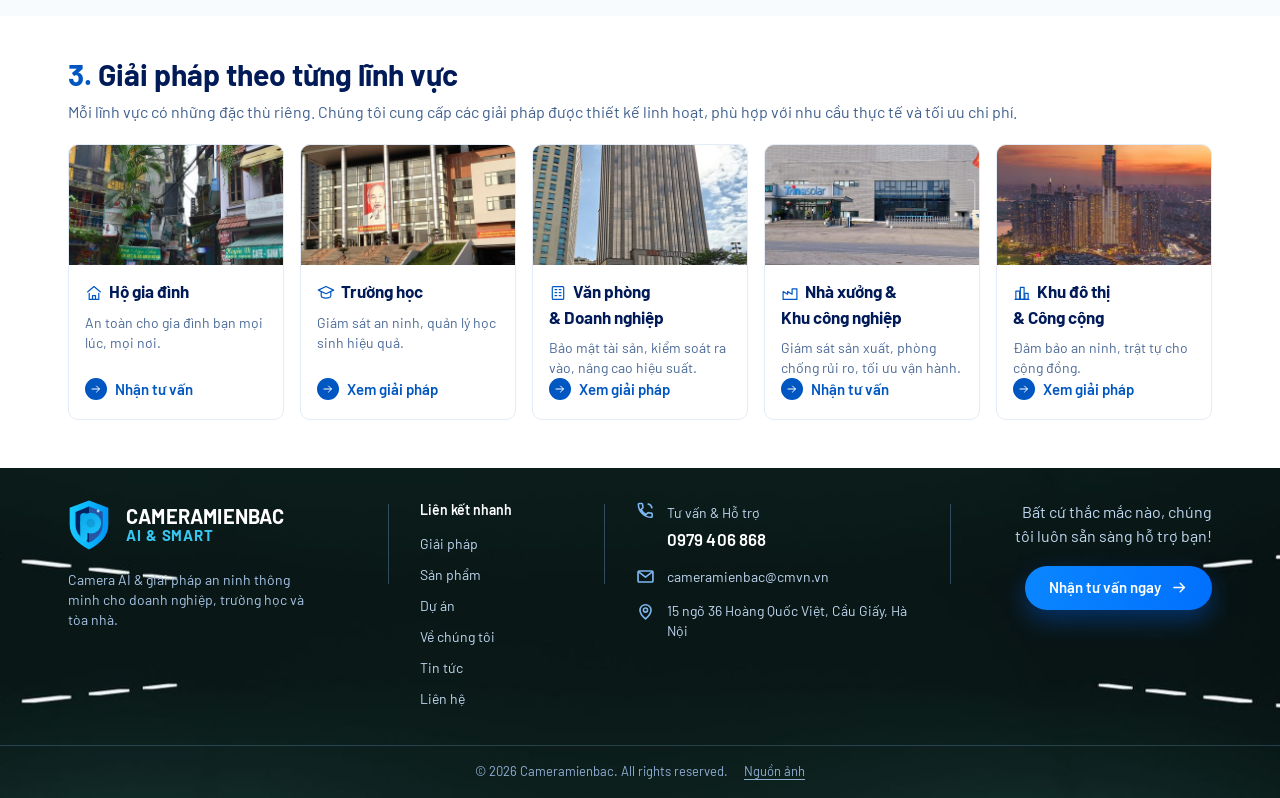
<file: giai-phap-toan-dien.html>
<!DOCTYPE html>
<html lang="vi">
<head>
<meta charset="utf-8">
<meta name="viewport" content="width=device-width, initial-scale=1">
<title>Giải pháp toàn diện — Camera AI cho mọi lĩnh vực | Cameramienbac</title>
<meta name="description" content="Giải pháp camera AI toàn diện: nhận diện khuôn mặt, biển số xe, phát hiện xâm nhập, giám sát tập trung đa địa điểm.">
<link rel="icon" type="image/svg+xml" href="assets/images/favicon.svg">
<link rel="preconnect" href="https://fonts.googleapis.com">
<link rel="preconnect" href="https://fonts.gstatic.com" crossorigin>
<link href="https://fonts.googleapis.com/css2?family=Barlow:wght@300;400;500;600;700&display=swap" rel="stylesheet">
<link rel="stylesheet" href="assets/css/style.css">
</head>
<body>

<div data-include="partials/header.html"></div>

<main>
  <section class="phero phero--all">
    <div class="container phero__inner">
      <p class="phero__eyebrow">Cameramienbac <strong>AI &amp; SMART</strong></p>
      <h1 class="phero__title">Giải pháp toàn diện<span>Cho mọi lĩnh vực, mọi quy mô</span></h1>
      <p class="phero__lead">Cung cấp giải pháp camera AI, an ninh thông minh và hệ thống giám sát hiện đại, đáp ứng đa dạng nhu cầu từ hộ gia đình, doanh nghiệp đến các dự án lớn.</p>
      <ul class="phero__badges">
          <li class="phero__badge"><i><svg viewBox="0 0 24 24" stroke="currentColor" fill="none" stroke-width="1.6" stroke-linecap="round" stroke-linejoin="round" aria-hidden="true"><path d="M12 2.6 4 5.8v6.1c0 5 3.4 9.2 8 10.4 4.6-1.2 8-5.4 8-10.4V5.8l-8-3.2Z"/></svg></i><span>An ninh 24/7</span></li>
          <li class="phero__badge"><i><svg viewBox="0 0 24 24" stroke="currentColor" fill="none" stroke-width="1.6" stroke-linecap="round" stroke-linejoin="round" aria-hidden="true"><rect x="6.4" y="6.4" width="11.2" height="11.2" rx="1.6"/><rect x="9.8" y="9.8" width="4.4" height="4.4" rx=".8"/><path d="M9.4 2.6v3.8M14.6 2.6v3.8M9.4 17.6v3.8M14.6 17.6v3.8M2.6 9.4h3.8M2.6 14.6h3.8M17.6 9.4h3.8M17.6 14.6h3.8"/></svg></i><span>AI thông minh</span></li>
          <li class="phero__badge"><i><svg viewBox="0 0 24 24" stroke="currentColor" fill="none" stroke-width="1.6" stroke-linecap="round" stroke-linejoin="round" aria-hidden="true"><rect x="2.6" y="4.4" width="8.4" height="6.6" rx="1"/><rect x="13" y="4.4" width="8.4" height="6.6" rx="1"/><rect x="2.6" y="13" width="8.4" height="6.6" rx="1"/><rect x="13" y="13" width="8.4" height="6.6" rx="1"/></svg></i><span>Dễ dàng quản lý</span></li>
          <li class="phero__badge"><i><svg viewBox="0 0 24 24" stroke="currentColor" fill="none" stroke-width="1.6" stroke-linecap="round" stroke-linejoin="round" aria-hidden="true"><path d="M4.4 14v-2a7.6 7.6 0 0 1 15.2 0v2"/><rect x="2.8" y="13.4" width="4" height="6" rx="1.6"/><rect x="17.2" y="13.4" width="4" height="6" rx="1.6"/><path d="M19.6 19.4a3 3 0 0 1-3 2.2h-2"/></svg></i><span>Hỗ trợ tận tâm</span></li>
      </ul>
    </div>
  </section>
  <section class="psec">
    <div class="container">
      <div class="psec__head">
        <h2 class="psec__title"><em>1.</em>Tại sao nên chọn Camera AI?</h2>
        <p class="psec__lead">Camera AI không chỉ ghi hình, mà còn phân tích, nhận diện và cảnh báo thông minh, giúp bạn chủ động phòng ngừa rủi ro và nâng cao hiệu quả quản lý.</p>
      </div>
      <div class="grid grid--4">
        <article class="fcard">
          <span class="fcard__icon"><svg viewBox="0 0 24 24" stroke="currentColor" fill="none" stroke-width="1.6" stroke-linecap="round" stroke-linejoin="round" aria-hidden="true"><path d="M3.4 8.4V5.4a2 2 0 0 1 2-2h3M15.6 3.4h3a2 2 0 0 1 2 2v3M20.6 15.6v3a2 2 0 0 1-2 2h-3M8.4 20.6h-3a2 2 0 0 1-2-2v-3"/><circle cx="12" cy="10.4" r="2.4"/><path d="M8 16.6a4.6 4.6 0 0 1 8 0"/></svg></span>
          <h3 class="fcard__title">Nhận diện khuôn mặt</h3>
          <p class="fcard__text">Xác thực danh tính, kiểm soát ra vào, chấm công.</p>
        </article>
        <article class="fcard">
          <span class="fcard__icon"><svg viewBox="0 0 24 24" stroke="currentColor" fill="none" stroke-width="1.6" stroke-linecap="round" stroke-linejoin="round" aria-hidden="true"><circle cx="15" cy="4.6" r="1.8"/><path d="M12.6 21.4 14 16l-3-2.6.9-5.2 3.7 3 3.1.8"/><path d="M11.9 8.2 8.2 9.8l-1 3.4M11 13.4l-4.6 2.4-2.8 4"/></svg></span>
          <h3 class="fcard__title">Phát hiện hành vi bất thường</h3>
          <p class="fcard__text">Báo động xâm nhập, tụ tập, đánh nhau, bỏ đồ.</p>
        </article>
        <article class="fcard">
          <span class="fcard__icon"><svg viewBox="0 0 24 24" stroke="currentColor" fill="none" stroke-width="1.6" stroke-linecap="round" stroke-linejoin="round" aria-hidden="true"><path d="M3.6 20.4h16.8"/><rect x="5" y="12" width="3.4" height="6" rx=".7"/><rect x="10.3" y="8" width="3.4" height="10" rx=".7"/><rect x="15.6" y="4.6" width="3.4" height="13.4" rx=".7"/></svg></span>
          <h3 class="fcard__title">Phân tích dữ liệu thông minh</h3>
          <p class="fcard__text">Thống kê, báo cáo, tối ưu vận hành.</p>
        </article>
        <article class="fcard">
          <span class="fcard__icon"><svg viewBox="0 0 24 24" stroke="currentColor" fill="none" stroke-width="1.6" stroke-linecap="round" stroke-linejoin="round" aria-hidden="true"><circle cx="12" cy="12" r="9"/><path d="M12 6.8V12l3.4 2"/></svg></span>
          <h3 class="fcard__title">Tích hợp IoT &amp; phần mềm</h3>
          <p class="fcard__text">Kết nối thiết bị, quản lý tập trung trên nền tảng duy nhất.</p>
        </article>
      </div>
    </div>
  </section>
  <section class="psec">
    <div class="container">
      <div class="psec__head">
        <h2 class="psec__title"><em>2.</em>Tính năng nổi bật</h2>
        
      </div>
      <div class="grid grid--4">
        <a class="tile" href="trung-tam-ai">
          <span class="tile__media"><img src="assets/images/all-feat-1.jpg" alt="Nhận diện khuôn mặt" loading="lazy"></span>
          <span class="tile__cap"><b>Nhận diện khuôn mặt</b><span>Xác thực danh tính, kiểm soát ra vào.</span></span>
        </a>
        <a class="tile" href="trung-tam-ai">
          <span class="tile__media"><img src="assets/images/all-feat-2.jpg" alt="Nhận diện biển số xe" loading="lazy"></span>
          <span class="tile__cap"><b>Nhận diện biển số xe</b><span>Tự động phân tích, kiểm soát bãi đỗ.</span></span>
        </a>
        <a class="tile" href="trung-tam-ai">
          <span class="tile__media"><img src="assets/images/all-feat-3.jpg" alt="Phát hiện đám đông" loading="lazy"></span>
          <span class="tile__cap"><b>Phát hiện đám đông</b><span>Cảnh báo quá tải, đảm bảo an toàn.</span></span>
        </a>
        <a class="tile" href="trung-tam-ai">
          <span class="tile__media"><img src="assets/images/all-feat-4.jpg" alt="Phát hiện xâm nhập" loading="lazy"></span>
          <span class="tile__cap"><b>Phát hiện xâm nhập</b><span>Cảnh báo kịp thời, bảo vệ tài sản.</span></span>
        </a>
        <a class="tile" href="trung-tam-ai">
          <span class="tile__media"><img src="assets/images/all-feat2-1.jpg" alt="Phát hiện hành vi bất thường" loading="lazy"></span>
          <span class="tile__cap"><b>Phát hiện hành vi bất thường</b><span>Đánh nhau, tụ tập, bỏ đồ, v.v.</span></span>
        </a>
        <a class="tile" href="aiot-platform">
          <span class="tile__media"><img src="assets/images/all-feat2-2.jpg" alt="Định vị &amp; giám sát theo thời gian thực" loading="lazy"></span>
          <span class="tile__cap"><b>Định vị &amp; giám sát theo thời gian thực</b><span>Theo dõi lộ trình, quản lý đa địa điểm.</span></span>
        </a>
        <a class="tile" href="aiot-platform">
          <span class="tile__media"><img src="assets/images/all-feat2-3.jpg" alt="Trung tâm giám sát tập trung" loading="lazy"></span>
          <span class="tile__cap"><b>Trung tâm giám sát tập trung</b><span>Quản lý nhiều địa điểm, nhiều camera.</span></span>
        </a>
        <a class="tile" href="aiot-platform">
          <span class="tile__media"><img src="assets/images/all-feat2-4.jpg" alt="Tích hợp đa nền tảng" loading="lazy"></span>
          <span class="tile__cap"><b>Tích hợp đa nền tảng</b><span>Camera, báo động, kiểm soát ra vào, phần mềm.</span></span>
        </a>
      </div>
    </div>
  </section>
  <section class="psec psec--tint">
    <div class="container">
      <div class="pband">
        <div class="pband__inner">
          <div>
            <h2 class="pband__title">Sản phẩm Camera AI</h2>
            <p class="pband__text">Đa dạng chủng loại, từ camera IP, camera AI, đầu ghi hình đến phụ kiện chính hãng, đáp ứng mọi nhu cầu lắp đặt.</p>
            <div class="pband__logos"><span><img src="assets/images/partner-hikvision.png" alt="Hikvision" loading="lazy"></span><span><img src="assets/images/partner-dahua.png" alt="Dahua" loading="lazy"></span><span><img src="assets/images/partner-tvt.png" alt="TVT" loading="lazy"></span><span><img src="assets/images/partner-axis.png" alt="Axis" loading="lazy"></span><span><img src="assets/images/partner-hanwha.png" alt="Hanwha Vision" loading="lazy"></span></div>
            <a class="btn btn--solid" href="san-pham">Xem tất cả sản phẩm <svg viewBox="0 0 24 24" stroke="currentColor" fill="none" stroke-width="2" stroke-linecap="round" stroke-linejoin="round" aria-hidden="true"><path d="M4 12h15m-6-6 6 6-6 6"/></svg></a>
          </div>
          <div class="pband__art"><img src="assets/images/all-products.jpg" alt="Camera AI, đầu ghi hình và phụ kiện" loading="lazy"></div>
        </div>
      </div>
    </div>
  </section>
  <section class="psec psec--last">
    <div class="container">
      <div class="psec__head">
        <h2 class="psec__title"><em>3.</em>Giải pháp theo từng lĩnh vực</h2>
        <p class="psec__lead">Mỗi lĩnh vực có những đặc thù riêng. Chúng tôi cung cấp các giải pháp được thiết kế linh hoạt, phù hợp với nhu cầu thực tế và tối ưu chi phí.</p>
      </div>
      <div class="grid grid--5">
        <article class="mcard">
          <div class="mcard__media"><img src="assets/images/all-field-1.jpg" alt="Hộ gia đình" loading="lazy"></div>
          <div class="mcard__body">
            <h3 class="mcard__title"><span class="mcard__icon-inline"><svg viewBox="0 0 24 24" stroke="currentColor" fill="none" stroke-width="1.6" stroke-linecap="round" stroke-linejoin="round" aria-hidden="true"><path d="M3.4 10.6 12 3.4l8.6 7.2"/><path d="M5.6 12.4v8.2h12.8v-8.2"/><path d="M10 20.6v-5h4v5"/></svg></span>Hộ gia đình</h3>
            <p class="mcard__subtitle">An toàn cho gia đình bạn mọi lúc, mọi nơi.</p>
            <a class="link-more" href="lien-he"><i><svg viewBox="0 0 24 24" stroke="currentColor" fill="none" stroke-width="2" stroke-linecap="round" stroke-linejoin="round" aria-hidden="true"><path d="M4 12h15m-6-6 6 6-6 6"/></svg></i>Nhận tư vấn</a>
          </div>
        </article>
        <article class="mcard">
          <div class="mcard__media"><img src="assets/images/all-field-2.jpg" alt="Trường học" loading="lazy"></div>
          <div class="mcard__body">
            <h3 class="mcard__title"><span class="mcard__icon-inline"><svg viewBox="0 0 24 24" stroke="currentColor" fill="none" stroke-width="1.6" stroke-linecap="round" stroke-linejoin="round" aria-hidden="true"><path d="M12 3.4 1.8 8.2 12 13l10.2-4.8L12 3.4Z"/><path d="M5.6 10.6v4.8c0 1.9 2.9 3.4 6.4 3.4s6.4-1.5 6.4-3.4v-4.8"/></svg></span>Trường học</h3>
            <p class="mcard__subtitle">Giám sát an ninh, quản lý học sinh hiệu quả.</p>
            <a class="link-more" href="truong-hoc-ai"><i><svg viewBox="0 0 24 24" stroke="currentColor" fill="none" stroke-width="2" stroke-linecap="round" stroke-linejoin="round" aria-hidden="true"><path d="M4 12h15m-6-6 6 6-6 6"/></svg></i>Xem giải pháp</a>
          </div>
        </article>
        <article class="mcard">
          <div class="mcard__media"><img src="assets/images/all-field-3.jpg" alt="Văn phòng &amp; Doanh nghiệp" loading="lazy"></div>
          <div class="mcard__body">
            <h3 class="mcard__title"><span class="mcard__icon-inline"><svg viewBox="0 0 24 24" stroke="currentColor" fill="none" stroke-width="1.6" stroke-linecap="round" stroke-linejoin="round" aria-hidden="true"><rect x="4.4" y="3.4" width="15.2" height="17.2" rx="1.4"/><path d="M8 7.4h2.4M13.6 7.4H16M8 11.4h2.4M13.6 11.4H16M8 15.4h2.4M13.6 15.4H16"/></svg></span>Văn phòng &amp; Doanh nghiệp</h3>
            <p class="mcard__subtitle">Bảo mật tài sản, kiểm soát ra vào, nâng cao hiệu suất.</p>
            <a class="link-more" href="toa-nha-thong-minh"><i><svg viewBox="0 0 24 24" stroke="currentColor" fill="none" stroke-width="2" stroke-linecap="round" stroke-linejoin="round" aria-hidden="true"><path d="M4 12h15m-6-6 6 6-6 6"/></svg></i>Xem giải pháp</a>
          </div>
        </article>
        <article class="mcard">
          <div class="mcard__media"><img src="assets/images/all-field-4.jpg" alt="Nhà xưởng &amp; Khu công nghiệp" loading="lazy"></div>
          <div class="mcard__body">
            <h3 class="mcard__title"><span class="mcard__icon-inline"><svg viewBox="0 0 24 24" stroke="currentColor" fill="none" stroke-width="1.6" stroke-linecap="round" stroke-linejoin="round" aria-hidden="true"><path d="M2.8 20.6V10l6 3.6V10l6 3.6V6.4h6.4v14.2H2.8Z"/></svg></span>Nhà xưởng &amp; Khu công nghiệp</h3>
            <p class="mcard__subtitle">Giám sát sản xuất, phòng chống rủi ro, tối ưu vận hành.</p>
            <a class="link-more" href="lien-he"><i><svg viewBox="0 0 24 24" stroke="currentColor" fill="none" stroke-width="2" stroke-linecap="round" stroke-linejoin="round" aria-hidden="true"><path d="M4 12h15m-6-6 6 6-6 6"/></svg></i>Nhận tư vấn</a>
          </div>
        </article>
        <article class="mcard">
          <div class="mcard__media"><img src="assets/images/all-field-5.jpg" alt="Khu đô thị &amp; Công cộng" loading="lazy"></div>
          <div class="mcard__body">
            <h3 class="mcard__title"><span class="mcard__icon-inline"><svg viewBox="0 0 24 24" stroke="currentColor" fill="none" stroke-width="1.6" stroke-linecap="round" stroke-linejoin="round" aria-hidden="true"><path d="M2.8 20.6h18.4"/><rect x="3.8" y="9.4" width="5" height="11.2"/><rect x="9.8" y="4.4" width="5" height="16.2"/><rect x="15.8" y="12.4" width="4.4" height="8.2"/></svg></span>Khu đô thị &amp; Công cộng</h3>
            <p class="mcard__subtitle">Đảm bảo an ninh, trật tự cho cộng đồng.</p>
            <a class="link-more" href="aiot-platform"><i><svg viewBox="0 0 24 24" stroke="currentColor" fill="none" stroke-width="2" stroke-linecap="round" stroke-linejoin="round" aria-hidden="true"><path d="M4 12h15m-6-6 6 6-6 6"/></svg></i>Xem giải pháp</a>
          </div>
        </article>
      </div>
    </div>
  </section>

</main>

<div data-include="partials/footer.html"></div>

<script src="assets/js/main.js"></script>
</body>
</html>
</file>
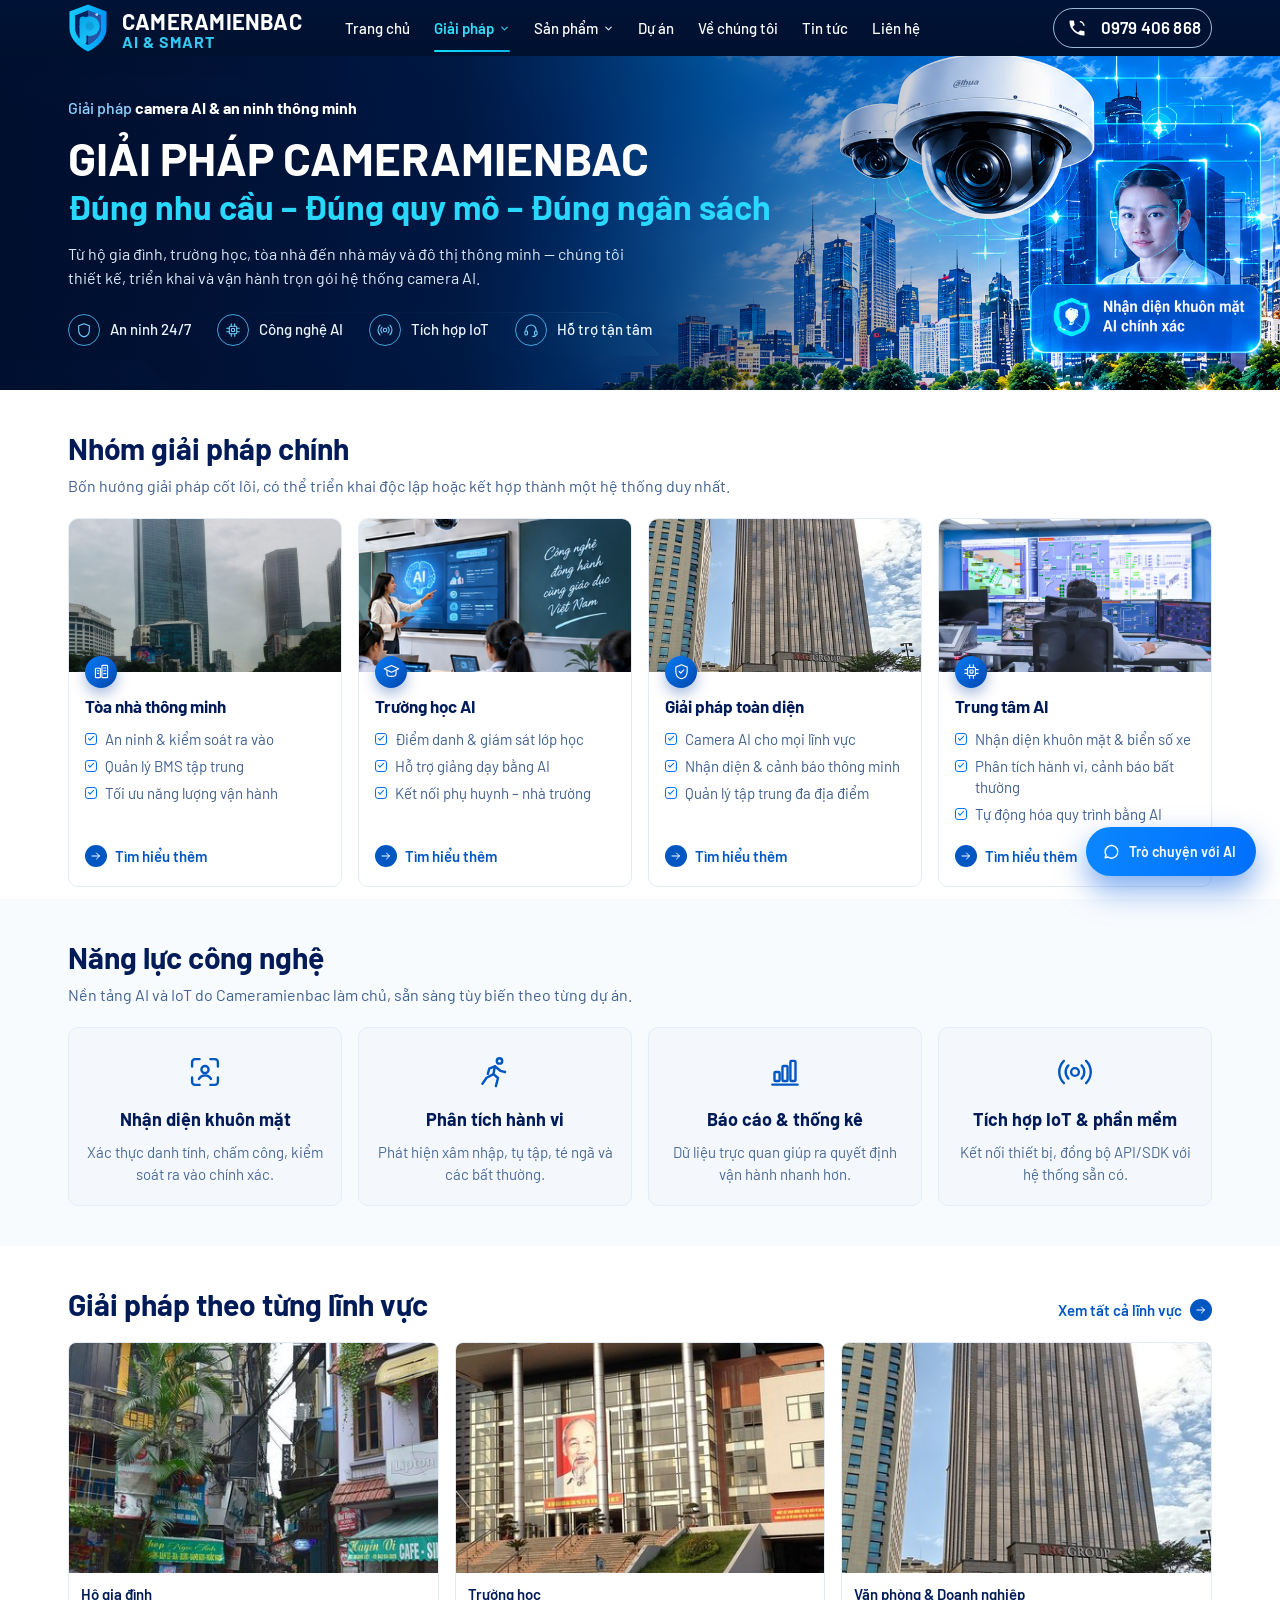
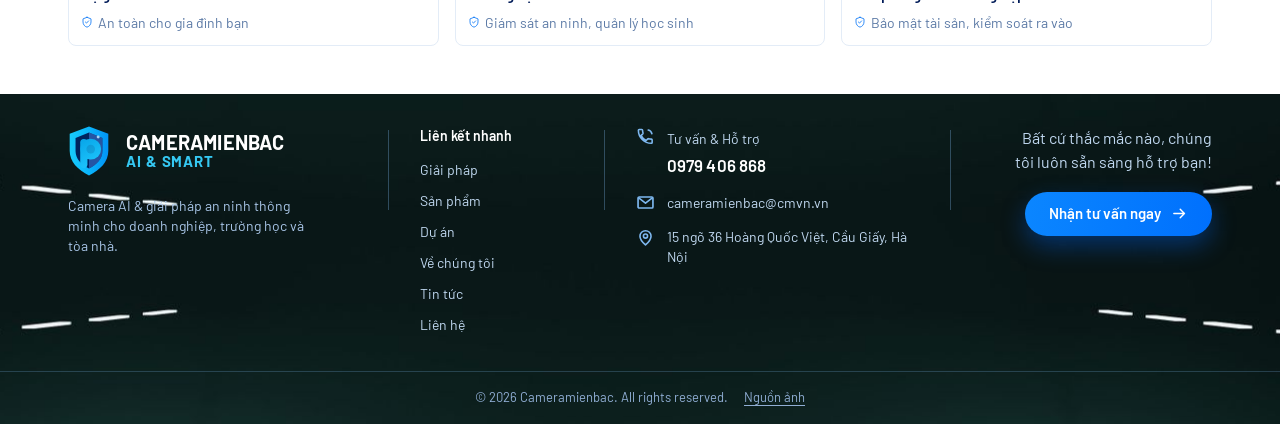
<file: giai-phap.html>
<!DOCTYPE html>
<html lang="vi">
<head>
<meta charset="utf-8">
<meta name="viewport" content="width=device-width, initial-scale=1">
<title>Giải pháp camera AI &amp; an ninh thông minh — Cameramienbac</title>
<meta name="description" content="Giải pháp camera AI cho tòa nhà, trường học, doanh nghiệp, nhà xưởng và đô thị thông minh.">
<link rel="icon" type="image/svg+xml" href="assets/images/favicon.svg">
<link rel="preconnect" href="https://fonts.googleapis.com">
<link rel="preconnect" href="https://fonts.gstatic.com" crossorigin>
<link href="https://fonts.googleapis.com/css2?family=Barlow:wght@300;400;500;600;700&display=swap" rel="stylesheet">
<link rel="stylesheet" href="assets/css/style.css">
</head>
<body>

<div data-include="partials/header.html"></div>

<main>
  <section class="phero phero--all">
    <div class="container phero__inner">
      <p class="phero__eyebrow">Giải pháp <strong>camera AI &amp; an ninh thông minh</strong></p>
      <h1 class="phero__title">Giải pháp Cameramienbac<span>Đúng nhu cầu – Đúng quy mô – Đúng ngân sách</span></h1>
      <p class="phero__lead">Từ hộ gia đình, trường học, tòa nhà đến nhà máy và đô thị thông minh — chúng tôi thiết kế, triển khai và vận hành trọn gói hệ thống camera AI.</p>
      <ul class="phero__badges">
          <li class="phero__badge"><i><svg viewBox="0 0 24 24" stroke="currentColor" fill="none" stroke-width="1.6" stroke-linecap="round" stroke-linejoin="round" aria-hidden="true"><path d="M12 2.6 4 5.8v6.1c0 5 3.4 9.2 8 10.4 4.6-1.2 8-5.4 8-10.4V5.8l-8-3.2Z"/></svg></i><span>An ninh 24/7</span></li>
          <li class="phero__badge"><i><svg viewBox="0 0 24 24" stroke="currentColor" fill="none" stroke-width="1.6" stroke-linecap="round" stroke-linejoin="round" aria-hidden="true"><rect x="6.4" y="6.4" width="11.2" height="11.2" rx="1.6"/><rect x="9.8" y="9.8" width="4.4" height="4.4" rx=".8"/><path d="M9.4 2.6v3.8M14.6 2.6v3.8M9.4 17.6v3.8M14.6 17.6v3.8M2.6 9.4h3.8M2.6 14.6h3.8M17.6 9.4h3.8M17.6 14.6h3.8"/></svg></i><span>Công nghệ AI</span></li>
          <li class="phero__badge"><i><svg viewBox="0 0 24 24" stroke="currentColor" fill="none" stroke-width="1.6" stroke-linecap="round" stroke-linejoin="round" aria-hidden="true"><circle cx="12" cy="12" r="2.6"/><path d="M7.6 7.6a6.2 6.2 0 0 0 0 8.8M16.4 16.4a6.2 6.2 0 0 0 0-8.8M4.6 4.6a10.4 10.4 0 0 0 0 14.8M19.4 19.4a10.4 10.4 0 0 0 0-14.8"/></svg></i><span>Tích hợp IoT</span></li>
          <li class="phero__badge"><i><svg viewBox="0 0 24 24" stroke="currentColor" fill="none" stroke-width="1.6" stroke-linecap="round" stroke-linejoin="round" aria-hidden="true"><path d="M4.4 14v-2a7.6 7.6 0 0 1 15.2 0v2"/><rect x="2.8" y="13.4" width="4" height="6" rx="1.6"/><rect x="17.2" y="13.4" width="4" height="6" rx="1.6"/><path d="M19.6 19.4a3 3 0 0 1-3 2.2h-2"/></svg></i><span>Hỗ trợ tận tâm</span></li>
      </ul>
    </div>
  </section>
  <section class="psec">
    <div class="container">
      <div class="psec__head">
        <h2 class="psec__title">Nhóm giải pháp chính</h2>
        <p class="psec__lead">Bốn hướng giải pháp cốt lõi, có thể triển khai độc lập hoặc kết hợp thành một hệ thống duy nhất.</p>
      </div>
      <div class="grid grid--4">
        <article class="mcard">
          <div class="mcard__media"><img src="assets/images/bld-use-1.jpg" alt="Tòa nhà thông minh" loading="lazy"></div>
          <div class="mcard__body">
            <span class="mcard__badge"><svg viewBox="0 0 24 24" stroke="currentColor" fill="none" stroke-width="1.6" stroke-linecap="round" stroke-linejoin="round" aria-hidden="true"><rect x="3.4" y="7.4" width="7" height="13.2" rx="1"/><rect x="12.6" y="3.4" width="8" height="17.2" rx="1"/><path d="M6 11h2M6 14.6h2M15.2 7h3M15.2 11h3M15.2 15h3"/></svg></span>
            <h3 class="mcard__title">Tòa nhà thông minh</h3>
            <ul class="mcard__list">
            <li>An ninh &amp; kiểm soát ra vào</li>
            <li>Quản lý BMS tập trung</li>
            <li>Tối ưu năng lượng vận hành</li>
            </ul>
            <a class="link-more" href="toa-nha-thong-minh"><i><svg viewBox="0 0 24 24" stroke="currentColor" fill="none" stroke-width="2" stroke-linecap="round" stroke-linejoin="round" aria-hidden="true"><path d="M4 12h15m-6-6 6 6-6 6"/></svg></i>Tìm hiểu thêm</a>
          </div>
        </article>
        <article class="mcard">
          <div class="mcard__media"><img src="assets/images/edu-sol-1.jpg" alt="Trường học AI" loading="lazy"></div>
          <div class="mcard__body">
            <span class="mcard__badge"><svg viewBox="0 0 24 24" stroke="currentColor" fill="none" stroke-width="1.6" stroke-linecap="round" stroke-linejoin="round" aria-hidden="true"><path d="M12 3.4 1.8 8.2 12 13l10.2-4.8L12 3.4Z"/><path d="M5.6 10.6v4.8c0 1.9 2.9 3.4 6.4 3.4s6.4-1.5 6.4-3.4v-4.8"/></svg></span>
            <h3 class="mcard__title">Trường học AI</h3>
            <ul class="mcard__list">
            <li>Điểm danh &amp; giám sát lớp học</li>
            <li>Hỗ trợ giảng dạy bằng AI</li>
            <li>Kết nối phụ huynh – nhà trường</li>
            </ul>
            <a class="link-more" href="truong-hoc-ai"><i><svg viewBox="0 0 24 24" stroke="currentColor" fill="none" stroke-width="2" stroke-linecap="round" stroke-linejoin="round" aria-hidden="true"><path d="M4 12h15m-6-6 6 6-6 6"/></svg></i>Tìm hiểu thêm</a>
          </div>
        </article>
        <article class="mcard">
          <div class="mcard__media"><img src="assets/images/all-field-3.jpg" alt="Giải pháp toàn diện" loading="lazy"></div>
          <div class="mcard__body">
            <span class="mcard__badge"><svg viewBox="0 0 24 24" stroke="currentColor" fill="none" stroke-width="1.6" stroke-linecap="round" stroke-linejoin="round" aria-hidden="true"><path d="M12 2.6 4 5.8v6.1c0 5 3.4 9.2 8 10.4 4.6-1.2 8-5.4 8-10.4V5.8l-8-3.2Z"/><path d="m8.8 12 2.2 2.2 4.2-4.4"/></svg></span>
            <h3 class="mcard__title">Giải pháp toàn diện</h3>
            <ul class="mcard__list">
            <li>Camera AI cho mọi lĩnh vực</li>
            <li>Nhận diện &amp; cảnh báo thông minh</li>
            <li>Quản lý tập trung đa địa điểm</li>
            </ul>
            <a class="link-more" href="giai-phap-toan-dien"><i><svg viewBox="0 0 24 24" stroke="currentColor" fill="none" stroke-width="2" stroke-linecap="round" stroke-linejoin="round" aria-hidden="true"><path d="M4 12h15m-6-6 6 6-6 6"/></svg></i>Tìm hiểu thêm</a>
          </div>
        </article>
        <article class="mcard">
          <div class="mcard__media"><img src="assets/images/ai-intro.jpg" alt="Trung tâm AI" loading="lazy"></div>
          <div class="mcard__body">
            <span class="mcard__badge"><svg viewBox="0 0 24 24" stroke="currentColor" fill="none" stroke-width="1.6" stroke-linecap="round" stroke-linejoin="round" aria-hidden="true"><rect x="6.4" y="6.4" width="11.2" height="11.2" rx="1.6"/><rect x="9.8" y="9.8" width="4.4" height="4.4" rx=".8"/><path d="M9.4 2.6v3.8M14.6 2.6v3.8M9.4 17.6v3.8M14.6 17.6v3.8M2.6 9.4h3.8M2.6 14.6h3.8M17.6 9.4h3.8M17.6 14.6h3.8"/></svg></span>
            <h3 class="mcard__title">Trung tâm AI</h3>
            <ul class="mcard__list">
            <li>Nhận diện khuôn mặt &amp; biển số xe</li>
            <li>Phân tích hành vi, cảnh báo bất thường</li>
            <li>Tự động hóa quy trình bằng AI</li>
            </ul>
            <a class="link-more" href="trung-tam-ai"><i><svg viewBox="0 0 24 24" stroke="currentColor" fill="none" stroke-width="2" stroke-linecap="round" stroke-linejoin="round" aria-hidden="true"><path d="M4 12h15m-6-6 6 6-6 6"/></svg></i>Tìm hiểu thêm</a>
          </div>
        </article>
      </div>
    </div>
  </section>
  <section class="psec psec--tint">
    <div class="container">
      <div class="psec__head">
        <h2 class="psec__title">Năng lực công nghệ</h2>
        <p class="psec__lead">Nền tảng AI và IoT do Cameramienbac làm chủ, sẵn sàng tùy biến theo từng dự án.</p>
      </div>
      <div class="grid grid--4">
        <article class="fcard">
          <span class="fcard__icon"><svg viewBox="0 0 24 24" stroke="currentColor" fill="none" stroke-width="1.6" stroke-linecap="round" stroke-linejoin="round" aria-hidden="true"><path d="M3.4 8.4V5.4a2 2 0 0 1 2-2h3M15.6 3.4h3a2 2 0 0 1 2 2v3M20.6 15.6v3a2 2 0 0 1-2 2h-3M8.4 20.6h-3a2 2 0 0 1-2-2v-3"/><circle cx="12" cy="10.4" r="2.4"/><path d="M8 16.6a4.6 4.6 0 0 1 8 0"/></svg></span>
          <h3 class="fcard__title">Nhận diện khuôn mặt</h3>
          <p class="fcard__text">Xác thực danh tính, chấm công, kiểm soát ra vào chính xác.</p>
        </article>
        <article class="fcard">
          <span class="fcard__icon"><svg viewBox="0 0 24 24" stroke="currentColor" fill="none" stroke-width="1.6" stroke-linecap="round" stroke-linejoin="round" aria-hidden="true"><circle cx="15" cy="4.6" r="1.8"/><path d="M12.6 21.4 14 16l-3-2.6.9-5.2 3.7 3 3.1.8"/><path d="M11.9 8.2 8.2 9.8l-1 3.4M11 13.4l-4.6 2.4-2.8 4"/></svg></span>
          <h3 class="fcard__title">Phân tích hành vi</h3>
          <p class="fcard__text">Phát hiện xâm nhập, tụ tập, té ngã và các bất thường.</p>
        </article>
        <article class="fcard">
          <span class="fcard__icon"><svg viewBox="0 0 24 24" stroke="currentColor" fill="none" stroke-width="1.6" stroke-linecap="round" stroke-linejoin="round" aria-hidden="true"><path d="M3.6 20.4h16.8"/><rect x="5" y="12" width="3.4" height="6" rx=".7"/><rect x="10.3" y="8" width="3.4" height="10" rx=".7"/><rect x="15.6" y="4.6" width="3.4" height="13.4" rx=".7"/></svg></span>
          <h3 class="fcard__title">Báo cáo &amp; thống kê</h3>
          <p class="fcard__text">Dữ liệu trực quan giúp ra quyết định vận hành nhanh hơn.</p>
        </article>
        <article class="fcard">
          <span class="fcard__icon"><svg viewBox="0 0 24 24" stroke="currentColor" fill="none" stroke-width="1.6" stroke-linecap="round" stroke-linejoin="round" aria-hidden="true"><circle cx="12" cy="12" r="2.6"/><path d="M7.6 7.6a6.2 6.2 0 0 0 0 8.8M16.4 16.4a6.2 6.2 0 0 0 0-8.8M4.6 4.6a10.4 10.4 0 0 0 0 14.8M19.4 19.4a10.4 10.4 0 0 0 0-14.8"/></svg></span>
          <h3 class="fcard__title">Tích hợp IoT &amp; phần mềm</h3>
          <p class="fcard__text">Kết nối thiết bị, đồng bộ API/SDK với hệ thống sẵn có.</p>
        </article>
      </div>
    </div>
  </section>
  <section class="psec psec--last">
    <div class="container">
      <div class="psec__head psec__head--row">
        <h2 class="psec__title">Giải pháp theo từng lĩnh vực</h2>
        <a class="link-more" href="giai-phap-toan-dien">Xem tất cả lĩnh vực <i><svg viewBox="0 0 24 24" stroke="currentColor" fill="none" stroke-width="2" stroke-linecap="round" stroke-linejoin="round" aria-hidden="true"><path d="M4 12h15m-6-6 6 6-6 6"/></svg></i></a>
      </div>
      <div class="grid grid--3">
        <article class="pj">
          <div class="pj__media"><img src="assets/images/all-field-1.jpg" alt="Hộ gia đình" loading="lazy"></div>
          <div class="pj__body">
            <h3 class="pj__title"><a href="giai-phap-toan-dien">Hộ gia đình</a></h3>
            <p class="pj__meta"><svg viewBox="0 0 24 24" stroke="currentColor" fill="none" stroke-width="1.6" stroke-linecap="round" stroke-linejoin="round" aria-hidden="true"><path d="M12 2.6 4 5.8v6.1c0 5 3.4 9.2 8 10.4 4.6-1.2 8-5.4 8-10.4V5.8l-8-3.2Z"/><path d="m8.8 12 2.2 2.2 4.2-4.4"/></svg>An toàn cho gia đình bạn</p>
          </div>
        </article>
        <article class="pj">
          <div class="pj__media"><img src="assets/images/all-field-2.jpg" alt="Trường học" loading="lazy"></div>
          <div class="pj__body">
            <h3 class="pj__title"><a href="truong-hoc-ai">Trường học</a></h3>
            <p class="pj__meta"><svg viewBox="0 0 24 24" stroke="currentColor" fill="none" stroke-width="1.6" stroke-linecap="round" stroke-linejoin="round" aria-hidden="true"><path d="M12 2.6 4 5.8v6.1c0 5 3.4 9.2 8 10.4 4.6-1.2 8-5.4 8-10.4V5.8l-8-3.2Z"/><path d="m8.8 12 2.2 2.2 4.2-4.4"/></svg>Giám sát an ninh, quản lý học sinh</p>
          </div>
        </article>
        <article class="pj">
          <div class="pj__media"><img src="assets/images/all-field-3.jpg" alt="Văn phòng &amp; Doanh nghiệp" loading="lazy"></div>
          <div class="pj__body">
            <h3 class="pj__title"><a href="toa-nha-thong-minh">Văn phòng &amp; Doanh nghiệp</a></h3>
            <p class="pj__meta"><svg viewBox="0 0 24 24" stroke="currentColor" fill="none" stroke-width="1.6" stroke-linecap="round" stroke-linejoin="round" aria-hidden="true"><path d="M12 2.6 4 5.8v6.1c0 5 3.4 9.2 8 10.4 4.6-1.2 8-5.4 8-10.4V5.8l-8-3.2Z"/><path d="m8.8 12 2.2 2.2 4.2-4.4"/></svg>Bảo mật tài sản, kiểm soát ra vào</p>
          </div>
        </article>
      </div>
    </div>
  </section>

</main>

<div data-include="partials/footer.html"></div>

<script src="assets/js/main.js"></script>
</body>
</html>
</file>
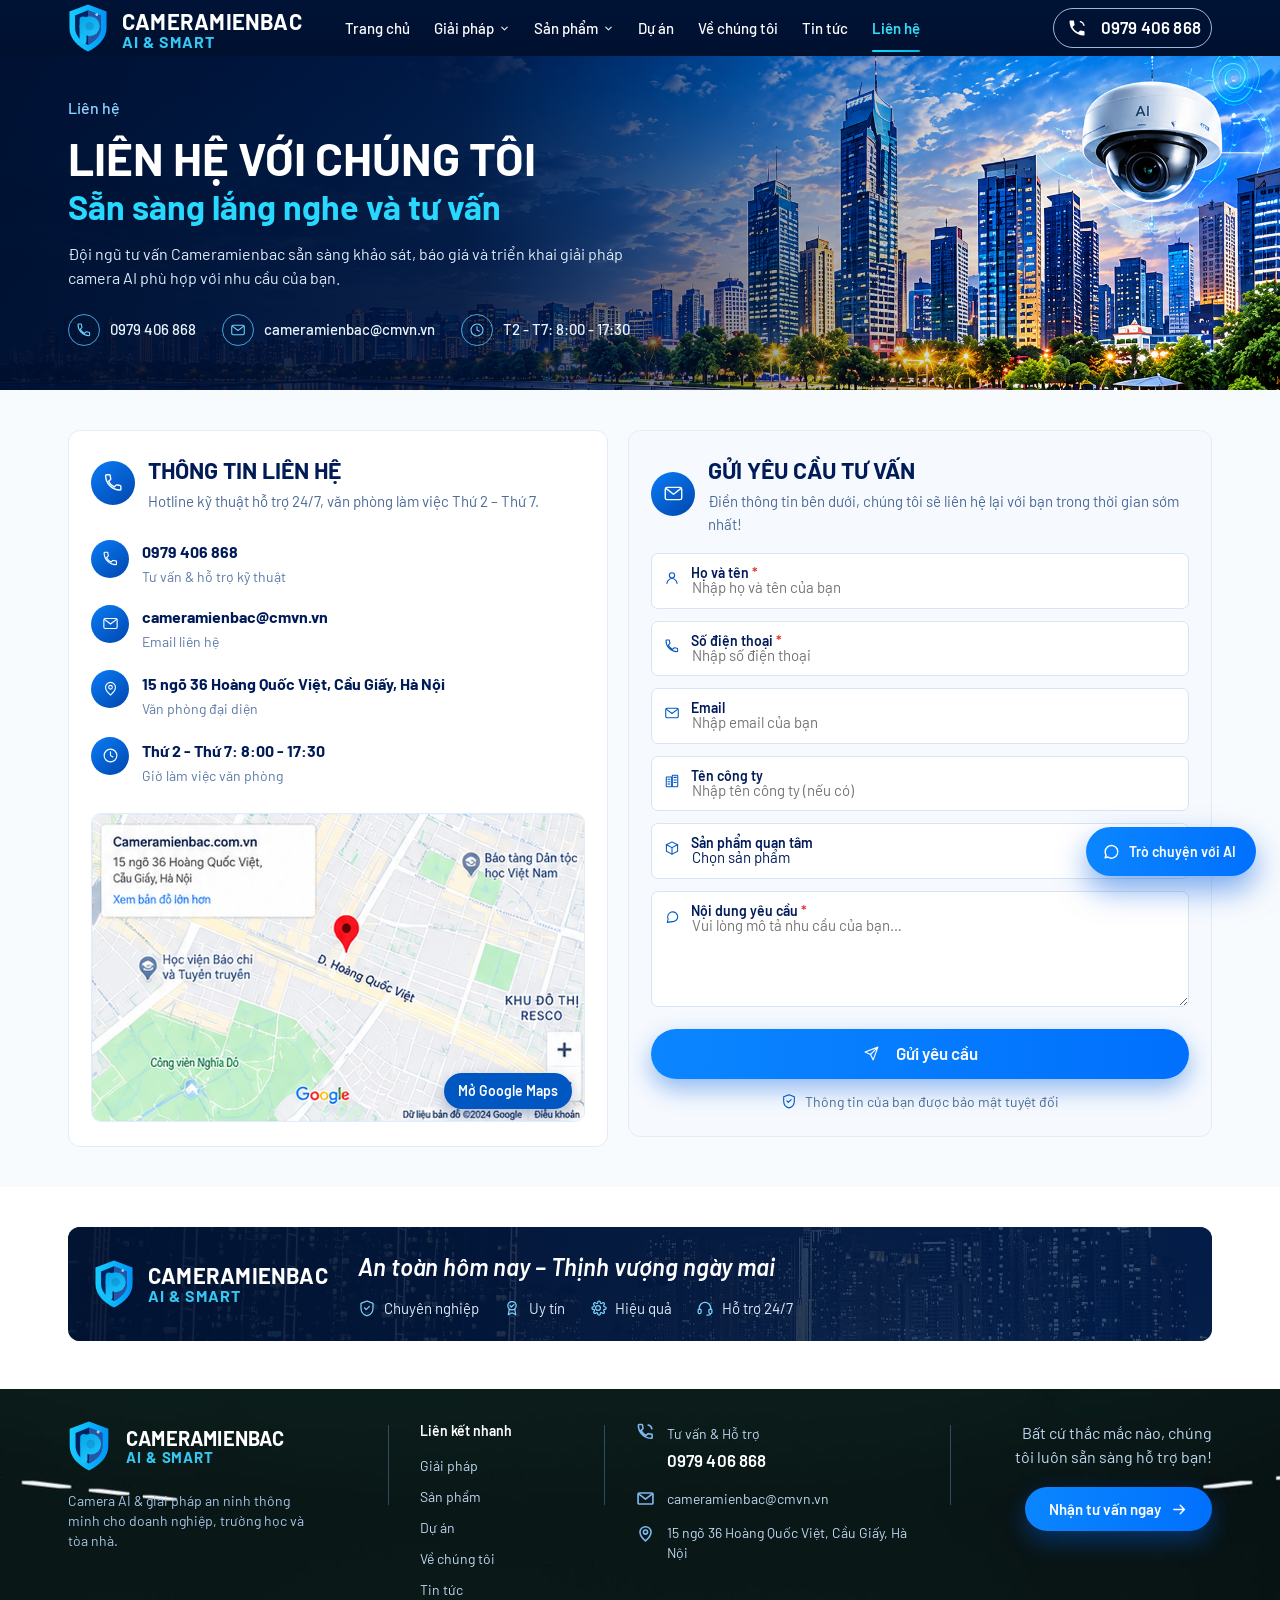
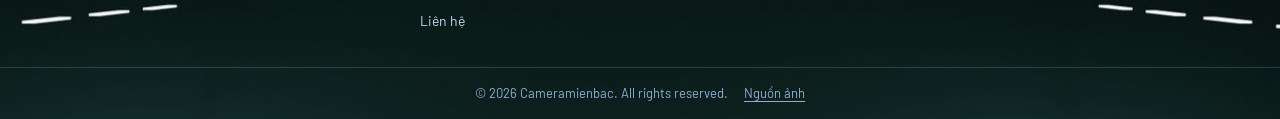
<file: lien-he.html>
<!DOCTYPE html>
<html lang="vi">
<head>
<meta charset="utf-8">
<meta name="viewport" content="width=device-width, initial-scale=1">
<title>Liên hệ — Cameramienbac AI &amp; Smart</title>
<meta name="description" content="Liên hệ Cameramienbac: 0979 406 868 — 15 ngõ 36 Hoàng Quốc Việt, Cầu Giấy, Hà Nội. Gửi yêu cầu tư vấn giải pháp camera AI.">
<link rel="icon" type="image/svg+xml" href="assets/images/favicon.svg">
<link rel="preconnect" href="https://fonts.googleapis.com">
<link rel="preconnect" href="https://fonts.gstatic.com" crossorigin>
<link href="https://fonts.googleapis.com/css2?family=Barlow:wght@300;400;500;600;700&display=swap" rel="stylesheet">
<link rel="stylesheet" href="assets/css/style.css">
</head>
<body>

<div data-include="partials/header.html"></div>

<main>
  <section class="phero phero--ct">
    <div class="container phero__inner">
      <p class="phero__eyebrow">Liên hệ</p>
      <h1 class="phero__title">Liên hệ với chúng tôi<span>Sẵn sàng lắng nghe và tư vấn</span></h1>
      <p class="phero__lead">Đội ngũ tư vấn Cameramienbac sẵn sàng khảo sát, báo giá và triển khai giải pháp camera AI phù hợp với nhu cầu của bạn.</p>
      <ul class="phero__badges">
          <li class="phero__badge"><i><svg viewBox="0 0 24 24" stroke="currentColor" fill="none" stroke-width="1.6" stroke-linecap="round" stroke-linejoin="round" aria-hidden="true"><path d="M6.3 10.6a15.1 15.1 0 0 0 6.5 6.5l2.1-2.1a1 1 0 0 1 1-.25c1.1.37 2.3.57 3.5.57a1 1 0 0 1 1 1v3.3a1 1 0 0 1-1 1A16.6 16.6 0 0 1 3 4.1a1 1 0 0 1 1-1h3.3a1 1 0 0 1 1 1c0 1.2.2 2.4.57 3.5a1 1 0 0 1-.25 1l-2.1 2Z"/></svg></i><span>0979 406 868</span></li>
          <li class="phero__badge"><i><svg viewBox="0 0 24 24" stroke="currentColor" fill="none" stroke-width="1.6" stroke-linecap="round" stroke-linejoin="round" aria-hidden="true"><rect x="2.6" y="5" width="18.8" height="14" rx="2"/><path d="m3.4 6.2 8.6 6.6 8.6-6.6"/></svg></i><span>cameramienbac@cmvn.vn</span></li>
          <li class="phero__badge"><i><svg viewBox="0 0 24 24" stroke="currentColor" fill="none" stroke-width="1.6" stroke-linecap="round" stroke-linejoin="round" aria-hidden="true"><circle cx="12" cy="12" r="9"/><path d="M12 6.8V12l3.4 2"/></svg></i><span>T2 - T7: 8:00 - 17:30</span></li>
      </ul>
    </div>
  </section>
  <section class="psec psec--tint">
    <div class="container">
      <div class="contact-grid">
        <div class="panel">
          <div class="panel__head">
            <i><svg viewBox="0 0 24 24" stroke="currentColor" fill="none" stroke-width="1.6" stroke-linecap="round" stroke-linejoin="round" aria-hidden="true"><path d="M6.3 10.6a15.1 15.1 0 0 0 6.5 6.5l2.1-2.1a1 1 0 0 1 1-.25c1.1.37 2.3.57 3.5.57a1 1 0 0 1 1 1v3.3a1 1 0 0 1-1 1A16.6 16.6 0 0 1 3 4.1a1 1 0 0 1 1-1h3.3a1 1 0 0 1 1 1c0 1.2.2 2.4.57 3.5a1 1 0 0 1-.25 1l-2.1 2Z"/></svg></i>
            <div><h2>Thông tin liên hệ</h2><p>Hotline kỹ thuật hỗ trợ 24/7, văn phòng làm việc Thứ 2 – Thứ 7.</p></div>
          </div>
          <ul class="clist">
          <li><i><svg viewBox="0 0 24 24" stroke="currentColor" fill="none" stroke-width="1.6" stroke-linecap="round" stroke-linejoin="round" aria-hidden="true"><path d="M6.3 10.6a15.1 15.1 0 0 0 6.5 6.5l2.1-2.1a1 1 0 0 1 1-.25c1.1.37 2.3.57 3.5.57a1 1 0 0 1 1 1v3.3a1 1 0 0 1-1 1A16.6 16.6 0 0 1 3 4.1a1 1 0 0 1 1-1h3.3a1 1 0 0 1 1 1c0 1.2.2 2.4.57 3.5a1 1 0 0 1-.25 1l-2.1 2Z"/></svg></i><a href="tel:0979406868"><b>0979 406 868</b><span>Tư vấn &amp; hỗ trợ kỹ thuật</span></a></li>
          <li><i><svg viewBox="0 0 24 24" stroke="currentColor" fill="none" stroke-width="1.6" stroke-linecap="round" stroke-linejoin="round" aria-hidden="true"><rect x="2.6" y="5" width="18.8" height="14" rx="2"/><path d="m3.4 6.2 8.6 6.6 8.6-6.6"/></svg></i><a href="mailto:cameramienbac@cmvn.vn"><b>cameramienbac@cmvn.vn</b><span>Email liên hệ</span></a></li>
          <li><i><svg viewBox="0 0 24 24" stroke="currentColor" fill="none" stroke-width="1.6" stroke-linecap="round" stroke-linejoin="round" aria-hidden="true"><path d="M12 21.4s7-6 7-11a7 7 0 1 0-14 0c0 5 7 11 7 11Z"/><circle cx="12" cy="10.2" r="2.6"/></svg></i><span><b>15 ngõ 36 Hoàng Quốc Việt, Cầu Giấy, Hà Nội</b><span>Văn phòng đại diện</span></span></li>
          <li><i><svg viewBox="0 0 24 24" stroke="currentColor" fill="none" stroke-width="1.6" stroke-linecap="round" stroke-linejoin="round" aria-hidden="true"><circle cx="12" cy="12" r="9"/><path d="M12 6.8V12l3.4 2"/></svg></i><span><b>Thứ 2 - Thứ 7: 8:00 - 17:30</b><span>Giờ làm việc văn phòng</span></span></li>
          </ul>
          <a class="map" href="https://www.google.com/maps/search/?api=1&amp;query=15+ng%C3%B5+36+Ho%C3%A0ng+Qu%E1%BB%91c+Vi%E1%BB%87t%2C+C%E1%BA%A7u+Gi%E1%BA%A5y%2C+H%C3%A0+N%E1%BB%99i" target="_blank" rel="noopener">
            <img src="assets/images/ct-map.jpg" alt="Bản đồ: 15 ngõ 36 Hoàng Quốc Việt, Cầu Giấy, Hà Nội" loading="lazy">
            <span class="map__cta">Mở Google Maps</span>
          </a>
        </div>

        <div class="panel panel--tint">
          <div class="panel__head">
            <i><svg viewBox="0 0 24 24" stroke="currentColor" fill="none" stroke-width="1.6" stroke-linecap="round" stroke-linejoin="round" aria-hidden="true"><rect x="2.6" y="5" width="18.8" height="14" rx="2"/><path d="m3.4 6.2 8.6 6.6 8.6-6.6"/></svg></i>
            <div><h2>Gửi yêu cầu tư vấn</h2><p>Điền thông tin bên dưới, chúng tôi sẽ liên hệ lại với bạn trong thời gian sớm nhất!</p></div>
          </div>
          <form class="form-grid" method="post" action="#">
            <p class="field field--icon"><i><svg viewBox="0 0 24 24" stroke="currentColor" fill="none" stroke-width="1.6" stroke-linecap="round" stroke-linejoin="round" aria-hidden="true"><circle cx="12" cy="8" r="4"/><path d="M4.4 20.4a7.6 7.6 0 0 1 15.2 0"/></svg></i>
              <label class="field__label" for="f-ten">Họ và tên<span> *</span></label>
              <input id="f-ten" name="ten" type="text" autocomplete="name" placeholder="Nhập họ và tên của bạn" required>
            </p>
            <p class="field field--icon"><i><svg viewBox="0 0 24 24" stroke="currentColor" fill="none" stroke-width="1.6" stroke-linecap="round" stroke-linejoin="round" aria-hidden="true"><path d="M6.3 10.6a15.1 15.1 0 0 0 6.5 6.5l2.1-2.1a1 1 0 0 1 1-.25c1.1.37 2.3.57 3.5.57a1 1 0 0 1 1 1v3.3a1 1 0 0 1-1 1A16.6 16.6 0 0 1 3 4.1a1 1 0 0 1 1-1h3.3a1 1 0 0 1 1 1c0 1.2.2 2.4.57 3.5a1 1 0 0 1-.25 1l-2.1 2Z"/></svg></i>
              <label class="field__label" for="f-sdt">Số điện thoại<span> *</span></label>
              <input id="f-sdt" name="sdt" type="tel" autocomplete="tel" inputmode="tel" pattern="\+?[0-9 .]{9,15}" title="Số điện thoại gồm 9–15 chữ số" placeholder="Nhập số điện thoại" required>
            </p>
            <p class="field field--icon"><i><svg viewBox="0 0 24 24" stroke="currentColor" fill="none" stroke-width="1.6" stroke-linecap="round" stroke-linejoin="round" aria-hidden="true"><rect x="2.6" y="5" width="18.8" height="14" rx="2"/><path d="m3.4 6.2 8.6 6.6 8.6-6.6"/></svg></i>
              <label class="field__label" for="f-email">Email</label>
              <input id="f-email" name="email" type="email" autocomplete="email" placeholder="Nhập email của bạn">
            </p>
            <p class="field field--icon"><i><svg viewBox="0 0 24 24" stroke="currentColor" fill="none" stroke-width="1.6" stroke-linecap="round" stroke-linejoin="round" aria-hidden="true"><rect x="3.4" y="6" width="8.2" height="14.6" rx="1"/><rect x="12.4" y="3.4" width="8.2" height="17.2" rx="1"/><path d="M6 9.4h3M6 13h3M6 16.6h3M15 6.6h3.4M15 10.4h3.4M15 14.2h3.4"/></svg></i>
              <label class="field__label" for="f-congty">Tên công ty</label>
              <input id="f-congty" name="congty" type="text" autocomplete="organization" placeholder="Nhập tên công ty (nếu có)">
            </p>
            <p class="field field--icon field--select"><i><svg viewBox="0 0 24 24" stroke="currentColor" fill="none" stroke-width="1.6" stroke-linecap="round" stroke-linejoin="round" aria-hidden="true"><path d="M12 2.8 3.6 7v10L12 21.2 20.4 17V7L12 2.8Z"/><path d="M3.6 7 12 11.4 20.4 7M12 11.4v9.8"/></svg></i>
              <label class="field__label" for="f-sp">Sản phẩm quan tâm</label>
              <select id="f-sp" name="sanpham">
                <option value="">Chọn sản phẩm</option>
                <option>Camera AI</option><option>Đầu ghi hình &amp; phụ kiện</option>
                <option>Giải pháp tòa nhà thông minh</option><option>Giải pháp trường học AI</option>
                <option>Phần mềm &amp; nền tảng quản lý</option>
              </select>
            </p>
            <p class="field field--icon"><i><svg viewBox="0 0 24 24" stroke="currentColor" fill="none" stroke-width="1.6" stroke-linecap="round" stroke-linejoin="round" aria-hidden="true"><path d="M20.6 12.8a7.6 7.6 0 0 1-8.2 7.6L5 21.6l1.2-4.8A7.6 7.6 0 1 1 20.6 12.8Z"/></svg></i>
              <label class="field__label" for="f-nd">Nội dung yêu cầu<span> *</span></label>
              <textarea id="f-nd" name="noidung" placeholder="Vui lòng mô tả nhu cầu của bạn…" required></textarea>
            </p>
            <button class="btn btn--solid" type="submit"><svg viewBox="0 0 24 24" stroke="currentColor" fill="none" stroke-width="1.6" stroke-linecap="round" stroke-linejoin="round" aria-hidden="true"><path d="M21 3 10.6 13.4M21 3l-6.6 18-3.8-7.6L3 9.8 21 3Z"/></svg>Gửi yêu cầu</button>
            <p class="form-status" id="form-status" hidden></p>
            <p class="form-note"><svg viewBox="0 0 24 24" stroke="currentColor" fill="none" stroke-width="1.6" stroke-linecap="round" stroke-linejoin="round" aria-hidden="true"><path d="M12 2.6 4 5.8v6.1c0 5 3.4 9.2 8 10.4 4.6-1.2 8-5.4 8-10.4V5.8l-8-3.2Z"/><path d="m8.8 12 2.2 2.2 4.2-4.4"/></svg>Thông tin của bạn được bảo mật tuyệt đối</p>
          </form>
        </div>
      </div>
    </div>
  </section>
  <section class="psec psec--last">
    <div class="container">
      <div class="slogan">
        <div class="slogan__inner">
          <span class="brand"><svg class="brand__mark" viewBox="0 0 48 58" fill="none" aria-hidden="true">
        <defs>
          <linearGradient id="ct-shell" x1="1.6" y1="29" x2="46.4" y2="29" gradientUnits="userSpaceOnUse">
            <stop stop-color="#18cbfd"/><stop offset=".5" stop-color="#0ab5fb"/><stop offset="1" stop-color="#0293f7"/>
          </linearGradient>
          <linearGradient id="ct-lens" x1="14" y1="14" x2="34" y2="49" gradientUnits="userSpaceOnUse">
            <stop stop-color="#07a4e8"/><stop offset="1" stop-color="#20c9fe"/>
          </linearGradient>
        </defs>
        <path d="M24 .6 46.4 9v19.6c0 13-9.4 22-22.4 28.8C11 50.6 1.6 41.6 1.6 28.6V9L24 .6Z" fill="url(#ct-shell)"/>
        <path d="M24 7.6 39.6 13.9v14.7c0 9.4-6.6 16-15.6 20.8-9-4.8-15.6-11.4-15.6-20.8V13.9L24 7.6Z" fill="#00235f"/>
        <path d="M24 7.6 39.6 13.9v14.7c0 9.4-6.6 16-15.6 20.8V7.6Z" fill="#3c74ce" opacity=".62"/>
        <rect x="13.8" y="15" width="8.4" height="33.6" rx="4.2" fill="url(#ct-lens)"/>
        <circle cx="26" cy="26.8" r="12.1" fill="url(#ct-lens)"/>
        <circle cx="26" cy="26.8" r="5" fill="#0a2a66" opacity=".16"/>
        <circle cx="34.6" cy="12.8" r="1.7" fill="#bfe9ff" opacity=".85"/>
      </svg>
            <span class="brand__text"><span class="brand__name">CAMERAMIENBAC</span><span class="brand__sub">AI &amp; SMART</span></span>
          </span>
          <div class="slogan__body">
            <p class="slogan__title">An toàn hôm nay – Thịnh vượng ngày mai</p>
            <ul class="slogan__points">
              <li><svg viewBox="0 0 24 24" stroke="currentColor" fill="none" stroke-width="1.6" stroke-linecap="round" stroke-linejoin="round" aria-hidden="true"><path d="M12 2.6 4 5.8v6.1c0 5 3.4 9.2 8 10.4 4.6-1.2 8-5.4 8-10.4V5.8l-8-3.2Z"/><path d="m8.8 12 2.2 2.2 4.2-4.4"/></svg>Chuyên nghiệp</li>
              <li><svg viewBox="0 0 24 24" stroke="currentColor" fill="none" stroke-width="1.6" stroke-linecap="round" stroke-linejoin="round" aria-hidden="true"><circle cx="12" cy="9" r="5.6"/><path d="m9.6 9 1.7 1.7 3.2-3.3"/><path d="M8.4 13.6 7 21l5-2.6 5 2.6-1.4-7.4"/></svg>Uy tín</li>
              <li><svg viewBox="0 0 24 24" stroke="currentColor" fill="none" stroke-width="1.6" stroke-linecap="round" stroke-linejoin="round" aria-hidden="true"><circle cx="12" cy="12" r="3.2"/><path d="M19.6 14.6a1.4 1.4 0 0 0 .3 1.5l.1.1a1.7 1.7 0 1 1-2.4 2.4l-.1-.1a1.4 1.4 0 0 0-1.5-.3 1.4 1.4 0 0 0-.9 1.3v.2a1.7 1.7 0 1 1-3.4 0v-.1a1.4 1.4 0 0 0-.9-1.3 1.4 1.4 0 0 0-1.5.3l-.1.1a1.7 1.7 0 1 1-2.4-2.4l.1-.1a1.4 1.4 0 0 0 .3-1.5 1.4 1.4 0 0 0-1.3-.9h-.2a1.7 1.7 0 1 1 0-3.4h.1a1.4 1.4 0 0 0 1.3-.9 1.4 1.4 0 0 0-.3-1.5l-.1-.1a1.7 1.7 0 1 1 2.4-2.4l.1.1a1.4 1.4 0 0 0 1.5.3h.1a1.4 1.4 0 0 0 .9-1.3v-.2a1.7 1.7 0 1 1 3.4 0v.1a1.4 1.4 0 0 0 .9 1.3 1.4 1.4 0 0 0 1.5-.3l.1-.1a1.7 1.7 0 1 1 2.4 2.4l-.1.1a1.4 1.4 0 0 0-.3 1.5v.1a1.4 1.4 0 0 0 1.3.9h.2a1.7 1.7 0 1 1 0 3.4h-.1a1.4 1.4 0 0 0-1.3.9Z"/></svg>Hiệu quả</li>
              <li><svg viewBox="0 0 24 24" stroke="currentColor" fill="none" stroke-width="1.6" stroke-linecap="round" stroke-linejoin="round" aria-hidden="true"><path d="M4.4 14v-2a7.6 7.6 0 0 1 15.2 0v2"/><rect x="2.8" y="13.4" width="4" height="6" rx="1.6"/><rect x="17.2" y="13.4" width="4" height="6" rx="1.6"/><path d="M19.6 19.4a3 3 0 0 1-3 2.2h-2"/></svg>Hỗ trợ 24/7</li>
            </ul>
          </div>
        </div>
      </div>
    </div>
  </section>

</main>

<div data-include="partials/footer.html"></div>

<script src="assets/js/main.js"></script>
</body>
</html>
</file>
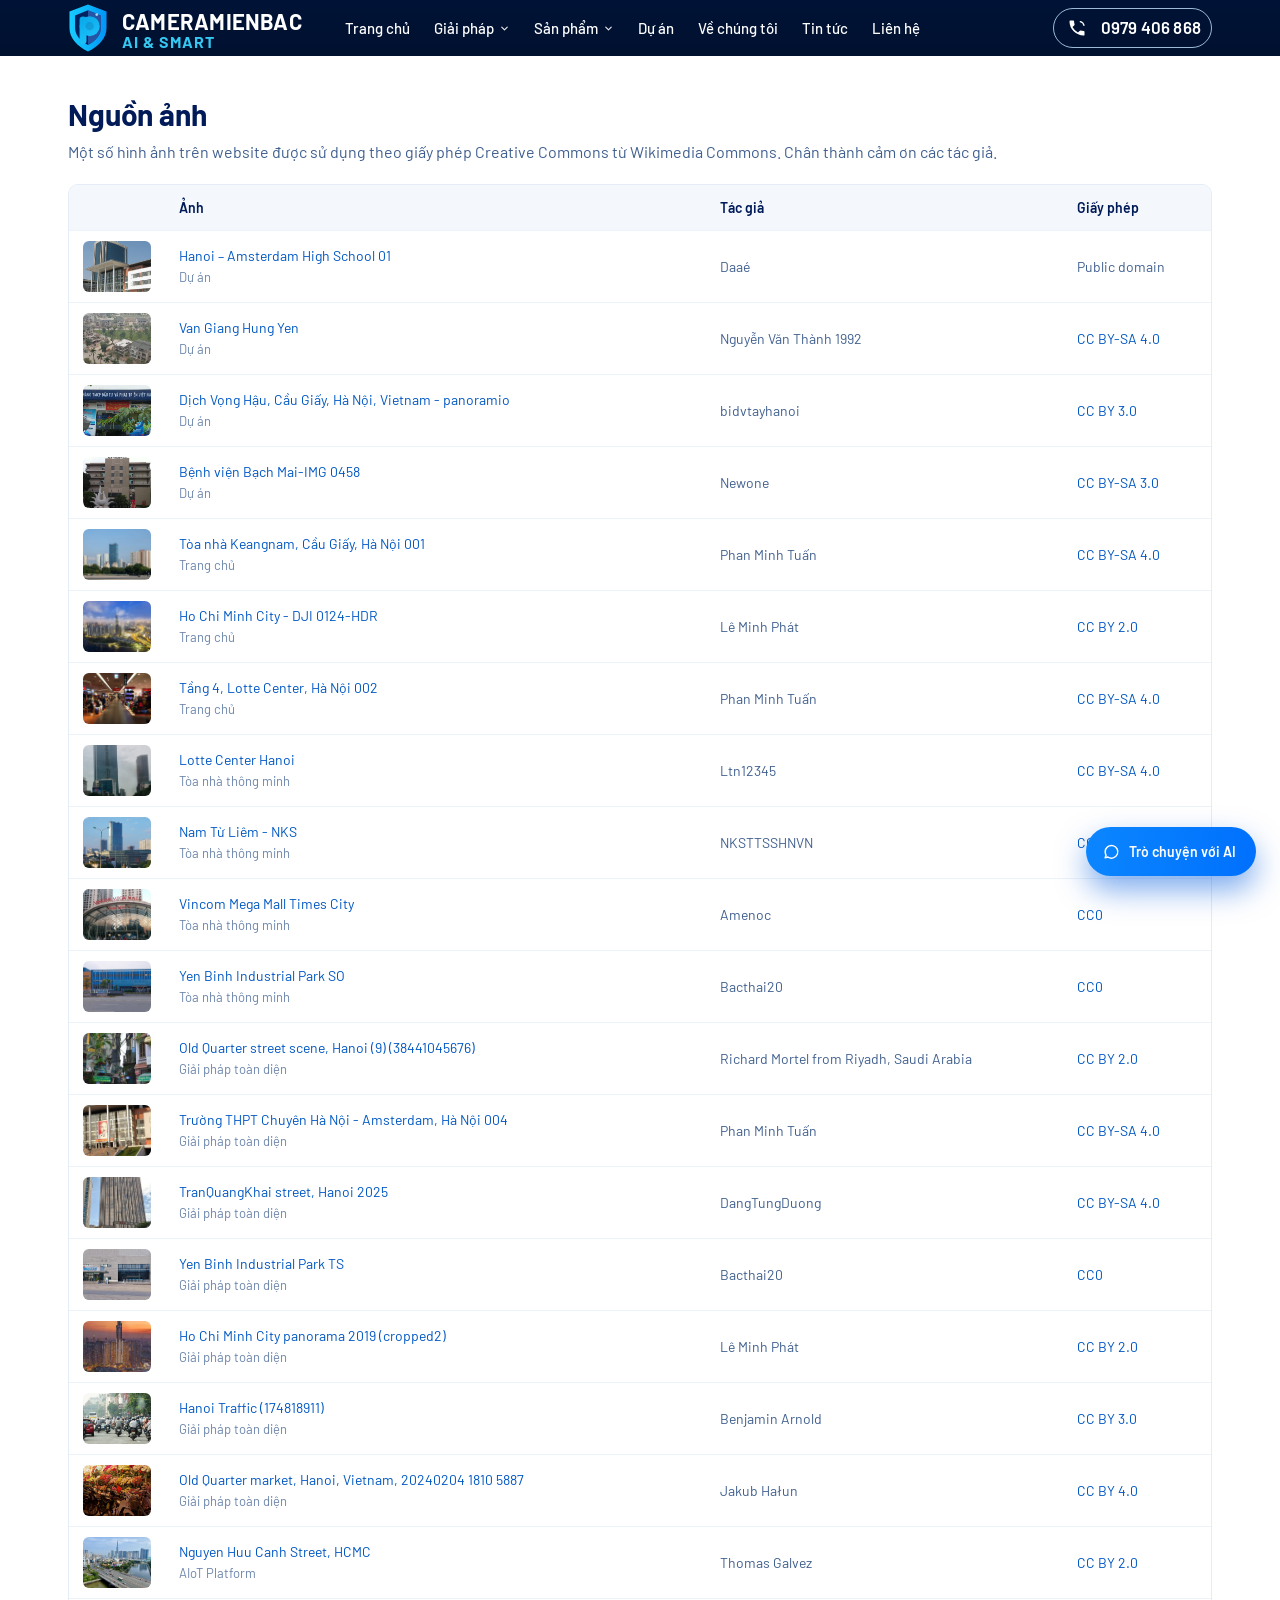
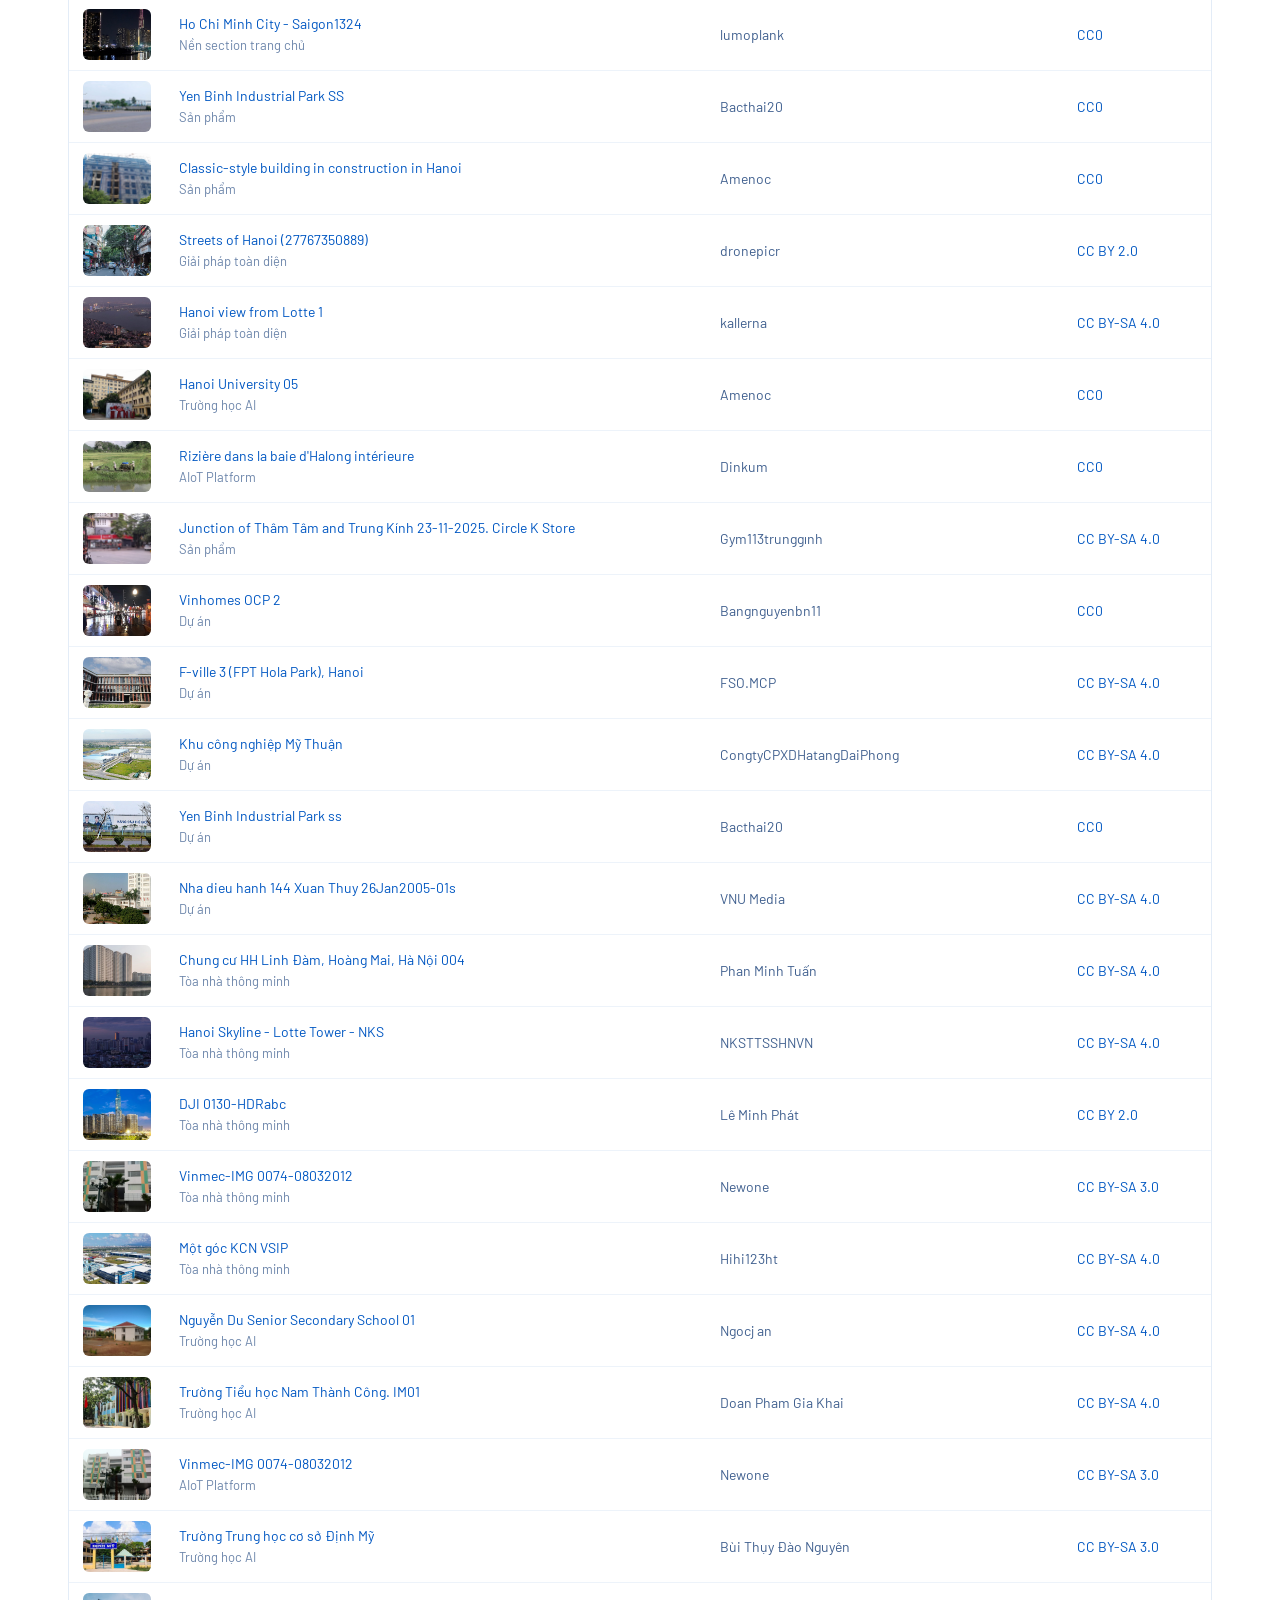
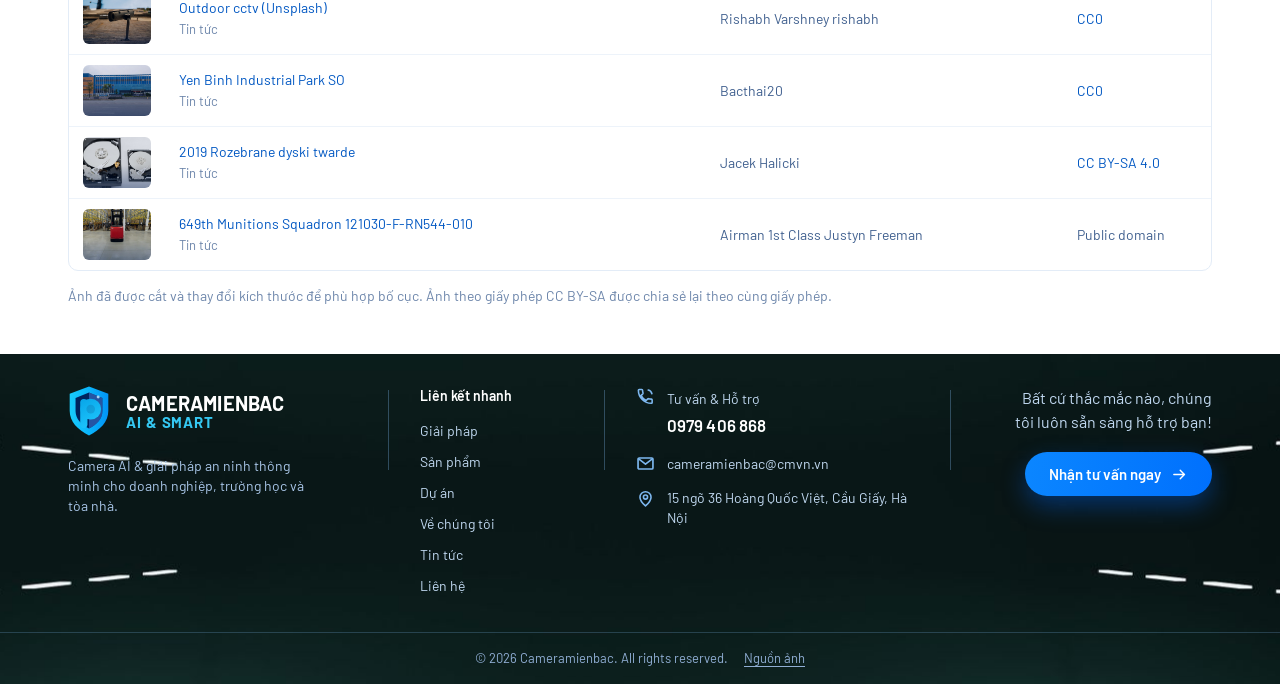
<file: nguon-anh.html>
<!DOCTYPE html>
<html lang="vi">
<head>
<meta charset="utf-8">
<meta name="viewport" content="width=device-width, initial-scale=1">
<title>Nguồn ảnh — Cameramienbac AI &amp; Smart</title>
<meta name="description" content="Nguồn và giấy phép của các hình ảnh sử dụng trên website Cameramienbac.">
<meta name="robots" content="noindex">
<link rel="icon" type="image/svg+xml" href="assets/images/favicon.svg">
<link rel="preconnect" href="https://fonts.googleapis.com">
<link rel="preconnect" href="https://fonts.gstatic.com" crossorigin>
<link href="https://fonts.googleapis.com/css2?family=Barlow:wght@300;400;500;600;700&display=swap" rel="stylesheet">
<link rel="stylesheet" href="assets/css/style.css">
</head>
<body>

<div data-include="partials/header.html"></div>

<main>
  <section class="psec psec--last credits">
    <div class="container">
      <div class="psec__head">
        <h1 class="psec__title">Nguồn ảnh</h1>
        <p class="psec__lead">Một số hình ảnh trên website được sử dụng theo giấy phép Creative Commons từ Wikimedia Commons. Chân thành cảm ơn các tác giả.</p>
      </div>
      <div class="credits__wrap">
        <table class="credits__table">
          <thead><tr><th></th><th>Ảnh</th><th>Tác giả</th><th>Giấy phép</th></tr></thead>
          <tbody>
          <tr><td><img src="assets/images/prj-4.jpg" alt="" loading="lazy"></td><td><a href="https://commons.wikimedia.org/wiki/File:Hanoi_%E2%80%93_Amsterdam_High_School_01.JPG" target="_blank" rel="noopener">Hanoi – Amsterdam High School 01</a><span>Dự án</span></td><td>Daaé</td><td>Public domain</td></tr>
          <tr><td><img src="assets/images/prj-5.jpg" alt="" loading="lazy"></td><td><a href="https://commons.wikimedia.org/wiki/File:Van_Giang_Hung_Yen.jpg" target="_blank" rel="noopener">Van Giang Hung Yen</a><span>Dự án</span></td><td>Nguyễn Văn Thành 1992</td><td><a href="https://creativecommons.org/licenses/by-sa/4.0/" target="_blank" rel="noopener">CC BY-SA 4.0</a></td></tr>
          <tr><td><img src="assets/images/prj-6.jpg" alt="" loading="lazy"></td><td><a href="https://commons.wikimedia.org/wiki/File:D%E1%BB%8Bch_V%E1%BB%8Dng_H%E1%BA%ADu,_C%E1%BA%A7u_Gi%E1%BA%A5y,_H%C3%A0_N%E1%BB%99i,_Vietnam_-_panoramio.jpg" target="_blank" rel="noopener">Dịch Vọng Hậu, Cầu Giấy, Hà Nội, Vietnam - panoramio</a><span>Dự án</span></td><td>bidvtayhanoi</td><td><a href="https://creativecommons.org/licenses/by/3.0/" target="_blank" rel="noopener">CC BY 3.0</a></td></tr>
          <tr><td><img src="assets/images/prj-7.jpg" alt="" loading="lazy"></td><td><a href="https://commons.wikimedia.org/wiki/File:B%E1%BB%87nh_vi%E1%BB%87n_B%E1%BA%A1ch_Mai-IMG_0458.jpg" target="_blank" rel="noopener">Bệnh viện Bạch Mai-IMG 0458</a><span>Dự án</span></td><td>Newone</td><td><a href="https://creativecommons.org/licenses/by-sa/3.0/" target="_blank" rel="noopener">CC BY-SA 3.0</a></td></tr>
          <tr><td><img src="assets/images/card-1.jpg" alt="" loading="lazy"></td><td><a href="https://commons.wikimedia.org/wiki/File:T%C3%B2a_nh%C3%A0_Keangnam,_C%E1%BA%A7u_Gi%E1%BA%A5y,_H%C3%A0_N%E1%BB%99i_001.jpg" target="_blank" rel="noopener">Tòa nhà Keangnam, Cầu Giấy, Hà Nội 001</a><span>Trang chủ</span></td><td>Phan Minh Tuấn</td><td><a href="https://creativecommons.org/licenses/by-sa/4.0/" target="_blank" rel="noopener">CC BY-SA 4.0</a></td></tr>
          <tr><td><img src="assets/images/card-4.jpg" alt="" loading="lazy"></td><td><a href="https://commons.wikimedia.org/wiki/File:Ho_Chi_Minh_City_-_DJI_0124-HDR.jpg" target="_blank" rel="noopener">Ho Chi Minh City - DJI 0124-HDR</a><span>Trang chủ</span></td><td>Lê  Minh Phát</td><td><a href="https://creativecommons.org/licenses/by/2.0/" target="_blank" rel="noopener">CC BY 2.0</a></td></tr>
          <tr><td><img src="assets/images/card-5.jpg" alt="" loading="lazy"></td><td><a href="https://commons.wikimedia.org/wiki/File:T%E1%BA%A7ng_4,_Lotte_Center,_H%C3%A0_N%E1%BB%99i_002.JPG" target="_blank" rel="noopener">Tầng 4, Lotte Center, Hà Nội 002</a><span>Trang chủ</span></td><td>Phan Minh Tuấn</td><td><a href="https://creativecommons.org/licenses/by-sa/4.0/" target="_blank" rel="noopener">CC BY-SA 4.0</a></td></tr>
          <tr><td><img src="assets/images/bld-use-1.jpg" alt="" loading="lazy"></td><td><a href="https://commons.wikimedia.org/wiki/File:Lotte_Center_Hanoi.jpg" target="_blank" rel="noopener">Lotte Center Hanoi</a><span>Tòa nhà thông minh</span></td><td>Ltn12345</td><td><a href="https://creativecommons.org/licenses/by-sa/4.0/" target="_blank" rel="noopener">CC BY-SA 4.0</a></td></tr>
          <tr><td><img src="assets/images/bld-use-2.jpg" alt="" loading="lazy"></td><td><a href="https://commons.wikimedia.org/wiki/File:Nam_T%E1%BB%AB_Li%C3%AAm_-_NKS.jpg" target="_blank" rel="noopener">Nam Từ Liêm - NKS</a><span>Tòa nhà thông minh</span></td><td>NKSTTSSHNVN</td><td><a href="https://creativecommons.org/licenses/by-sa/4.0/" target="_blank" rel="noopener">CC BY-SA 4.0</a></td></tr>
          <tr><td><img src="assets/images/bld-use-3.jpg" alt="" loading="lazy"></td><td><a href="https://commons.wikimedia.org/wiki/File:Vincom_Mega_Mall_Times_City.jpg" target="_blank" rel="noopener">Vincom Mega Mall Times City</a><span>Tòa nhà thông minh</span></td><td>Amenoc</td><td><a href="https://creativecommons.org/publicdomain/zero/1.0/" target="_blank" rel="noopener">CC0</a></td></tr>
          <tr><td><img src="assets/images/bld-use-4.jpg" alt="" loading="lazy"></td><td><a href="https://commons.wikimedia.org/wiki/File:Yen_Binh_Industrial_Park_SO.jpg" target="_blank" rel="noopener">Yen Binh Industrial Park SO</a><span>Tòa nhà thông minh</span></td><td>Bacthai20</td><td><a href="https://creativecommons.org/publicdomain/zero/1.0/" target="_blank" rel="noopener">CC0</a></td></tr>
          <tr><td><img src="assets/images/all-field-1.jpg" alt="" loading="lazy"></td><td><a href="https://commons.wikimedia.org/wiki/File:Old_Quarter_street_scene,_Hanoi_(9)_(38441045676).jpg" target="_blank" rel="noopener">Old Quarter street scene, Hanoi (9) (38441045676)</a><span>Giải pháp toàn diện</span></td><td>Richard Mortel from Riyadh, Saudi Arabia</td><td><a href="https://creativecommons.org/licenses/by/2.0/" target="_blank" rel="noopener">CC BY 2.0</a></td></tr>
          <tr><td><img src="assets/images/all-field-2.jpg" alt="" loading="lazy"></td><td><a href="https://commons.wikimedia.org/wiki/File:Tr%C6%B0%E1%BB%9Dng_THPT_Chuy%C3%AAn_H%C3%A0_N%E1%BB%99i_-_Amsterdam,_H%C3%A0_N%E1%BB%99i_004.JPG" target="_blank" rel="noopener">Trường THPT Chuyên Hà Nội - Amsterdam, Hà Nội 004</a><span>Giải pháp toàn diện</span></td><td>Phan Minh Tuấn</td><td><a href="https://creativecommons.org/licenses/by-sa/4.0/" target="_blank" rel="noopener">CC BY-SA 4.0</a></td></tr>
          <tr><td><img src="assets/images/all-field-3.jpg" alt="" loading="lazy"></td><td><a href="https://commons.wikimedia.org/wiki/File:TranQuangKhai_street,_Hanoi_2025.jpg" target="_blank" rel="noopener">TranQuangKhai street, Hanoi 2025</a><span>Giải pháp toàn diện</span></td><td>DangTungDuong</td><td><a href="https://creativecommons.org/licenses/by-sa/4.0/" target="_blank" rel="noopener">CC BY-SA 4.0</a></td></tr>
          <tr><td><img src="assets/images/all-field-4.jpg" alt="" loading="lazy"></td><td><a href="https://commons.wikimedia.org/wiki/File:Yen_Binh_Industrial_Park_TS.jpg" target="_blank" rel="noopener">Yen Binh Industrial Park TS</a><span>Giải pháp toàn diện</span></td><td>Bacthai20</td><td><a href="https://creativecommons.org/publicdomain/zero/1.0/" target="_blank" rel="noopener">CC0</a></td></tr>
          <tr><td><img src="assets/images/all-field-5.jpg" alt="" loading="lazy"></td><td><a href="https://commons.wikimedia.org/wiki/File:Ho_Chi_Minh_City_panorama_2019_(cropped2).jpg" target="_blank" rel="noopener">Ho Chi Minh City panorama 2019 (cropped2)</a><span>Giải pháp toàn diện</span></td><td>Lê Minh Phát</td><td><a href="https://creativecommons.org/licenses/by/2.0/" target="_blank" rel="noopener">CC BY 2.0</a></td></tr>
          <tr><td><img src="assets/images/all-feat-2.jpg" alt="" loading="lazy"></td><td><a href="https://commons.wikimedia.org/wiki/File:Hanoi_Traffic_(174818911).jpeg" target="_blank" rel="noopener">Hanoi Traffic (174818911)</a><span>Giải pháp toàn diện</span></td><td>Benjamin Arnold</td><td><a href="https://creativecommons.org/licenses/by/3.0/" target="_blank" rel="noopener">CC BY 3.0</a></td></tr>
          <tr><td><img src="assets/images/all-feat-3.jpg" alt="" loading="lazy"></td><td><a href="https://commons.wikimedia.org/wiki/File:Old_Quarter_market,_Hanoi,_Vietnam,_20240204_1810_5887.jpg" target="_blank" rel="noopener">Old Quarter market, Hanoi, Vietnam, 20240204 1810 5887</a><span>Giải pháp toàn diện</span></td><td>Jakub Hałun</td><td><a href="https://creativecommons.org/licenses/by/4.0/" target="_blank" rel="noopener">CC BY 4.0</a></td></tr>
          <tr><td><img src="assets/images/iot-app-3.jpg" alt="" loading="lazy"></td><td><a href="https://commons.wikimedia.org/wiki/File:Nguyen_Huu_Canh_Street,_HCMC.jpg" target="_blank" rel="noopener">Nguyen Huu Canh Street, HCMC</a><span>AIoT Platform</span></td><td>Thomas Galvez</td><td><a href="https://creativecommons.org/licenses/by/2.0/" target="_blank" rel="noopener">CC BY 2.0</a></td></tr>
          <tr><td><img src="assets/images/whyus-bg.jpg" alt="" loading="lazy"></td><td><a href="https://commons.wikimedia.org/wiki/File:Ho_Chi_Minh_City_-_Saigon1324.jpg" target="_blank" rel="noopener">Ho Chi Minh City - Saigon1324</a><span>Nền section trang chủ</span></td><td>lumoplank</td><td><a href="https://creativecommons.org/publicdomain/zero/1.0/" target="_blank" rel="noopener">CC0</a></td></tr>
          <tr><td><img src="assets/images/prd-need-4.jpg" alt="" loading="lazy"></td><td><a href="https://commons.wikimedia.org/wiki/File:Yen_Binh_Industrial_Park_SS.jpg" target="_blank" rel="noopener">Yen Binh Industrial Park SS</a><span>Sản phẩm</span></td><td>Bacthai20</td><td><a href="https://creativecommons.org/publicdomain/zero/1.0/" target="_blank" rel="noopener">CC0</a></td></tr>
          <tr><td><img src="assets/images/prd-need-5.jpg" alt="" loading="lazy"></td><td><a href="https://commons.wikimedia.org/wiki/File:Classic-style_building_in_construction_in_Hanoi.jpg" target="_blank" rel="noopener">Classic-style building in construction in Hanoi</a><span>Sản phẩm</span></td><td>Amenoc</td><td><a href="https://creativecommons.org/publicdomain/zero/1.0/" target="_blank" rel="noopener">CC0</a></td></tr>
          <tr><td><img src="assets/images/all-feat2-1.jpg" alt="" loading="lazy"></td><td><a href="https://commons.wikimedia.org/wiki/File:Streets_of_Hanoi_(27767350889).jpg" target="_blank" rel="noopener">Streets of Hanoi (27767350889)</a><span>Giải pháp toàn diện</span></td><td>dronepicr</td><td><a href="https://creativecommons.org/licenses/by/2.0/" target="_blank" rel="noopener">CC BY 2.0</a></td></tr>
          <tr><td><img src="assets/images/all-feat2-2.jpg" alt="" loading="lazy"></td><td><a href="https://commons.wikimedia.org/wiki/File:Hanoi_view_from_Lotte_1.jpg" target="_blank" rel="noopener">Hanoi view from Lotte 1</a><span>Giải pháp toàn diện</span></td><td>kallerna</td><td><a href="https://creativecommons.org/licenses/by-sa/4.0/" target="_blank" rel="noopener">CC BY-SA 4.0</a></td></tr>
          <tr><td><img src="assets/images/edu-sol-3.jpg" alt="" loading="lazy"></td><td><a href="https://commons.wikimedia.org/wiki/File:Hanoi_University_05.jpg" target="_blank" rel="noopener">Hanoi University 05</a><span>Trường học AI</span></td><td>Amenoc</td><td><a href="https://creativecommons.org/publicdomain/zero/1.0/" target="_blank" rel="noopener">CC0</a></td></tr>
          <tr><td><img src="assets/images/iot-app-6.jpg" alt="" loading="lazy"></td><td><a href="https://commons.wikimedia.org/wiki/File:Rizi%C3%A8re_dans_la_baie_d%27Halong_int%C3%A9rieure.JPG" target="_blank" rel="noopener">Rizière dans la baie d&#x27;Halong intérieure</a><span>AIoT Platform</span></td><td>Dinkum</td><td><a href="https://creativecommons.org/publicdomain/zero/1.0/" target="_blank" rel="noopener">CC0</a></td></tr>
          <tr><td><img src="assets/images/prd-need-3.jpg" alt="" loading="lazy"></td><td><a href="https://commons.wikimedia.org/wiki/File:Junction_of_Th%C3%A2m_T%C3%A2m_and_Trung_K%C3%ADnh_23-11-2025._Circle_K_Store.jpg" target="_blank" rel="noopener">Junction of Thâm Tâm and Trung Kính 23-11-2025. Circle K Store</a><span>Sản phẩm</span></td><td>Gym113trunggınh</td><td><a href="https://creativecommons.org/licenses/by-sa/4.0/" target="_blank" rel="noopener">CC BY-SA 4.0</a></td></tr>
          <tr><td><img src="assets/images/prj-1.jpg" alt="" loading="lazy"></td><td><a href="https://commons.wikimedia.org/wiki/File:Vinhomes_OCP_2.png" target="_blank" rel="noopener">Vinhomes OCP 2</a><span>Dự án</span></td><td>Bangnguyenbn11</td><td><a href="https://creativecommons.org/publicdomain/zero/1.0/" target="_blank" rel="noopener">CC0</a></td></tr>
          <tr><td><img src="assets/images/prj-2.jpg" alt="" loading="lazy"></td><td><a href="https://commons.wikimedia.org/wiki/File:F-ville_3_(FPT_Hola_Park),_Hanoi.png" target="_blank" rel="noopener">F-ville 3 (FPT Hola Park), Hanoi</a><span>Dự án</span></td><td>FSO.MCP</td><td><a href="https://creativecommons.org/licenses/by-sa/4.0/" target="_blank" rel="noopener">CC BY-SA 4.0</a></td></tr>
          <tr><td><img src="assets/images/prj-3.jpg" alt="" loading="lazy"></td><td><a href="https://commons.wikimedia.org/wiki/File:Khu_c%C3%B4ng_nghi%E1%BB%87p_M%E1%BB%B9_Thu%E1%BA%ADn.jpg" target="_blank" rel="noopener">Khu công nghiệp Mỹ Thuận</a><span>Dự án</span></td><td>CongtyCPXDHatangDaiPhong</td><td><a href="https://creativecommons.org/licenses/by-sa/4.0/" target="_blank" rel="noopener">CC BY-SA 4.0</a></td></tr>
          <tr><td><img src="assets/images/prj-9.jpg" alt="" loading="lazy"></td><td><a href="https://commons.wikimedia.org/wiki/File:Yen_Binh_Industrial_Park_ss.jpg" target="_blank" rel="noopener">Yen Binh Industrial Park ss</a><span>Dự án</span></td><td>Bacthai20</td><td><a href="https://creativecommons.org/publicdomain/zero/1.0/" target="_blank" rel="noopener">CC0</a></td></tr>
          <tr><td><img src="assets/images/prj-8.jpg" alt="" loading="lazy"></td><td><a href="https://commons.wikimedia.org/wiki/File:Nha_dieu_hanh_144_Xuan_Thuy_26Jan2005-01s.jpg" target="_blank" rel="noopener">Nha dieu hanh 144 Xuan Thuy 26Jan2005-01s</a><span>Dự án</span></td><td>VNU Media</td><td><a href="https://creativecommons.org/licenses/by-sa/4.0/" target="_blank" rel="noopener">CC BY-SA 4.0</a></td></tr>
          <tr><td><img src="assets/images/bld-prj-1.jpg" alt="" loading="lazy"></td><td><a href="https://commons.wikimedia.org/wiki/File:Chung_c%C6%B0_HH_Linh_%C4%90%C3%A0m,_Ho%C3%A0ng_Mai,_H%C3%A0_N%E1%BB%99i_004.jpg" target="_blank" rel="noopener">Chung cư HH Linh Đàm, Hoàng Mai, Hà Nội 004</a><span>Tòa nhà thông minh</span></td><td>Phan Minh Tuấn</td><td><a href="https://creativecommons.org/licenses/by-sa/4.0/" target="_blank" rel="noopener">CC BY-SA 4.0</a></td></tr>
          <tr><td><img src="assets/images/bld-prj-2.jpg" alt="" loading="lazy"></td><td><a href="https://commons.wikimedia.org/wiki/File:Hanoi_Skyline_-_Lotte_Tower_-_NKS.jpg" target="_blank" rel="noopener">Hanoi Skyline - Lotte Tower - NKS</a><span>Tòa nhà thông minh</span></td><td>NKSTTSSHNVN</td><td><a href="https://creativecommons.org/licenses/by-sa/4.0/" target="_blank" rel="noopener">CC BY-SA 4.0</a></td></tr>
          <tr><td><img src="assets/images/bld-prj-3.jpg" alt="" loading="lazy"></td><td><a href="https://commons.wikimedia.org/wiki/File:DJI_0130-HDRabc.jpg" target="_blank" rel="noopener">DJI 0130-HDRabc</a><span>Tòa nhà thông minh</span></td><td>Lê  Minh Phát</td><td><a href="https://creativecommons.org/licenses/by/2.0/" target="_blank" rel="noopener">CC BY 2.0</a></td></tr>
          <tr><td><img src="assets/images/bld-prj-4.jpg" alt="" loading="lazy"></td><td><a href="https://commons.wikimedia.org/wiki/File:Vinmec-IMG_0074-08032012.jpg" target="_blank" rel="noopener">Vinmec-IMG 0074-08032012</a><span>Tòa nhà thông minh</span></td><td>Newone</td><td><a href="https://creativecommons.org/licenses/by-sa/3.0/" target="_blank" rel="noopener">CC BY-SA 3.0</a></td></tr>
          <tr><td><img src="assets/images/bld-prj-5.jpg" alt="" loading="lazy"></td><td><a href="https://commons.wikimedia.org/wiki/File:M%E1%BB%99t_g%C3%B3c_KCN_VSIP.jpg" target="_blank" rel="noopener">Một góc KCN VSIP</a><span>Tòa nhà thông minh</span></td><td>Hihi123ht</td><td><a href="https://creativecommons.org/licenses/by-sa/4.0/" target="_blank" rel="noopener">CC BY-SA 4.0</a></td></tr>
          <tr><td><img src="assets/images/edu-school-1.jpg" alt="" loading="lazy"></td><td><a href="https://commons.wikimedia.org/wiki/File:Nguy%E1%BB%85n_Du_Senior_Secondary_School_01.jpg" target="_blank" rel="noopener">Nguyễn Du Senior Secondary School 01</a><span>Trường học AI</span></td><td>Ngocj an</td><td><a href="https://creativecommons.org/licenses/by-sa/4.0/" target="_blank" rel="noopener">CC BY-SA 4.0</a></td></tr>
          <tr><td><img src="assets/images/edu-school-2.jpg" alt="" loading="lazy"></td><td><a href="https://commons.wikimedia.org/wiki/File:Tr%C6%B0%E1%BB%9Dng_Ti%E1%BB%83u_h%E1%BB%8Dc_Nam_Th%C3%A0nh_C%C3%B4ng._IM01.jpg" target="_blank" rel="noopener">Trường Tiểu học Nam Thành Công. IM01</a><span>Trường học AI</span></td><td>Doan Pham Gia Khai</td><td><a href="https://creativecommons.org/licenses/by-sa/4.0/" target="_blank" rel="noopener">CC BY-SA 4.0</a></td></tr>
          <tr><td><img src="assets/images/iot-app-5.jpg" alt="" loading="lazy"></td><td><a href="https://commons.wikimedia.org/wiki/File:Vinmec-IMG_0074-08032012.jpg" target="_blank" rel="noopener">Vinmec-IMG 0074-08032012</a><span>AIoT Platform</span></td><td>Newone</td><td><a href="https://creativecommons.org/licenses/by-sa/3.0/" target="_blank" rel="noopener">CC BY-SA 3.0</a></td></tr>
          <tr><td><img src="assets/images/edu-school-3.jpg" alt="" loading="lazy"></td><td><a href="https://commons.wikimedia.org/wiki/File:Tr%C6%B0%E1%BB%9Dng_Trung_h%E1%BB%8Dc_c%C6%A1_s%E1%BB%9F_%C4%90%E1%BB%8Bnh_M%E1%BB%B9.jpg" target="_blank" rel="noopener">Trường Trung học cơ sở Định Mỹ</a><span>Trường học AI</span></td><td>Bùi Thụy Đào Nguyên</td><td><a href="https://creativecommons.org/licenses/by-sa/3.0/" target="_blank" rel="noopener">CC BY-SA 3.0</a></td></tr>
          <tr><td><img src="assets/images/news-1.jpg" alt="" loading="lazy"></td><td><a href="https://commons.wikimedia.org/wiki/File:Outdoor_cctv_(Unsplash).jpg" target="_blank" rel="noopener">Outdoor cctv (Unsplash)</a><span>Tin tức</span></td><td>Rishabh Varshney rishabh</td><td><a href="https://creativecommons.org/publicdomain/zero/1.0/" target="_blank" rel="noopener">CC0</a></td></tr>
          <tr><td><img src="assets/images/news-3.jpg" alt="" loading="lazy"></td><td><a href="https://commons.wikimedia.org/wiki/File:Yen_Binh_Industrial_Park_SO.jpg" target="_blank" rel="noopener">Yen Binh Industrial Park SO</a><span>Tin tức</span></td><td>Bacthai20</td><td><a href="https://creativecommons.org/publicdomain/zero/1.0/" target="_blank" rel="noopener">CC0</a></td></tr>
          <tr><td><img src="assets/images/news-5.jpg" alt="" loading="lazy"></td><td><a href="https://commons.wikimedia.org/wiki/File:2019_Rozebrane_dyski_twarde.jpg" target="_blank" rel="noopener">2019 Rozebrane dyski twarde</a><span>Tin tức</span></td><td>Jacek Halicki</td><td><a href="https://creativecommons.org/licenses/by-sa/4.0/" target="_blank" rel="noopener">CC BY-SA 4.0</a></td></tr>
          <tr><td><img src="assets/images/news-6.jpg" alt="" loading="lazy"></td><td><a href="https://commons.wikimedia.org/wiki/File:649th_Munitions_Squadron_121030-F-RN544-010.jpg" target="_blank" rel="noopener">649th Munitions Squadron 121030-F-RN544-010</a><span>Tin tức</span></td><td>Airman 1st Class Justyn Freeman</td><td>Public domain</td></tr>
          </tbody>
        </table>
      </div>
      <p class="credits__note">Ảnh đã được cắt và thay đổi kích thước để phù hợp bố cục. Ảnh theo giấy phép CC BY-SA được chia sẻ lại theo cùng giấy phép.</p>
    </div>
  </section>

</main>

<div data-include="partials/footer.html"></div>

<script src="assets/js/main.js"></script>
</body>
</html>
</file>
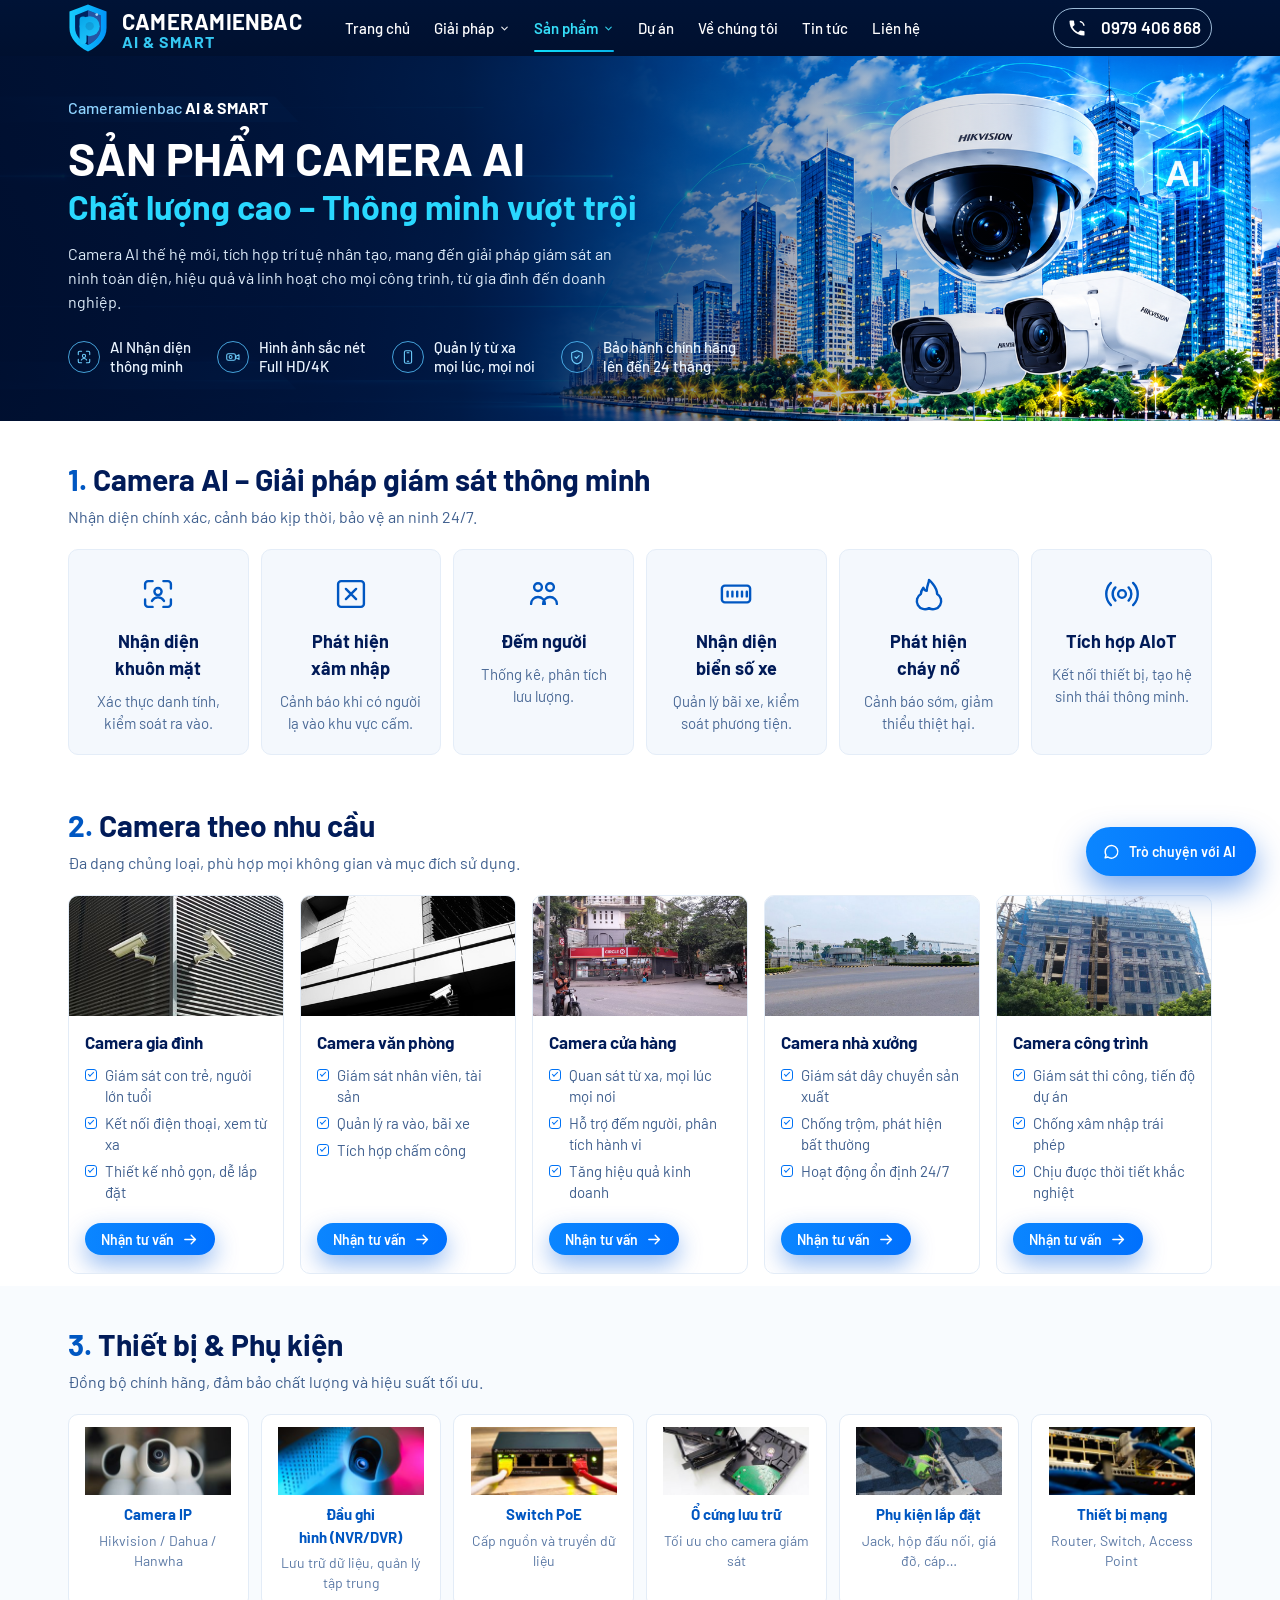
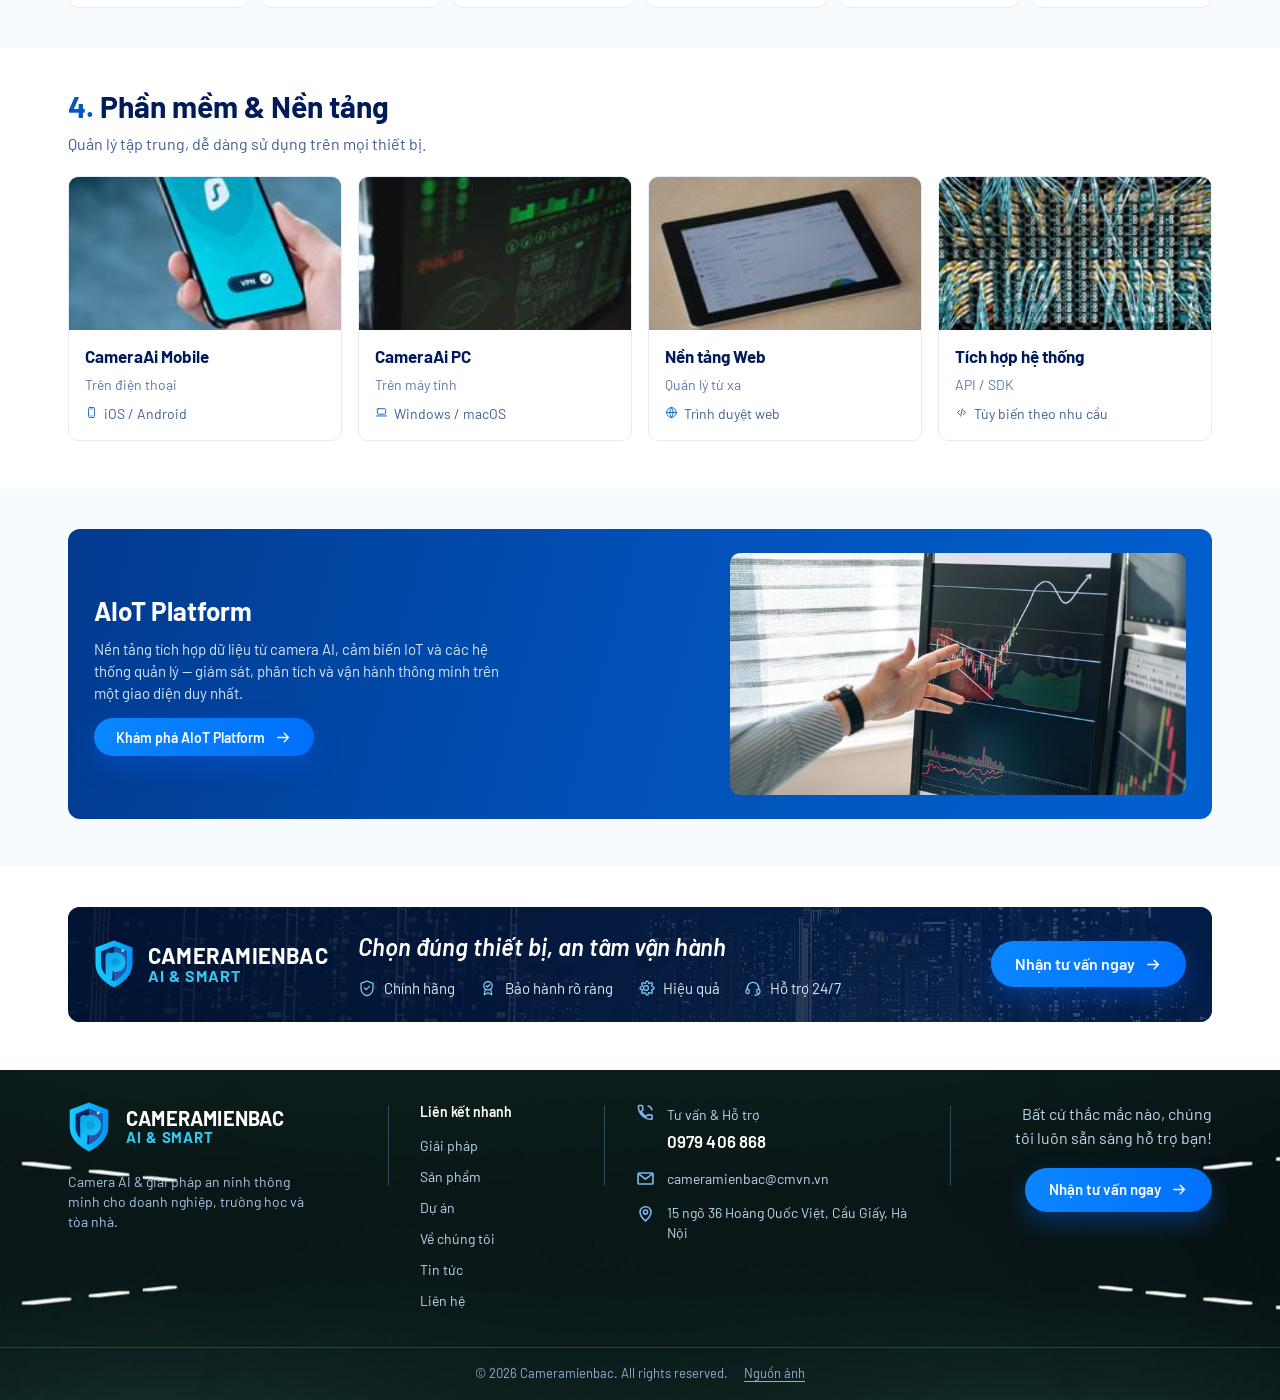
<file: san-pham.html>
<!DOCTYPE html>
<html lang="vi">
<head>
<meta charset="utf-8">
<meta name="viewport" content="width=device-width, initial-scale=1">
<title>Sản phẩm Camera AI — Chất lượng cao, thông minh vượt trội | Cameramienbac</title>
<meta name="description" content="Camera AI, đầu ghi hình, switch PoE, phụ kiện chính hãng và phần mềm quản lý tập trung CameraAi.">
<link rel="icon" type="image/svg+xml" href="assets/images/favicon.svg">
<link rel="preconnect" href="https://fonts.googleapis.com">
<link rel="preconnect" href="https://fonts.gstatic.com" crossorigin>
<link href="https://fonts.googleapis.com/css2?family=Barlow:wght@300;400;500;600;700&display=swap" rel="stylesheet">
<link rel="stylesheet" href="assets/css/style.css">
</head>
<body>

<div data-include="partials/header.html"></div>

<main>
  <section class="phero phero--prd">
    <div class="container phero__inner">
      <p class="phero__eyebrow">Cameramienbac <strong>AI &amp; SMART</strong></p>
      <h1 class="phero__title">Sản phẩm Camera AI<span>Chất lượng cao – Thông minh vượt trội</span></h1>
      <p class="phero__lead">Camera AI thế hệ mới, tích hợp trí tuệ nhân tạo, mang đến giải pháp giám sát an ninh toàn diện, hiệu quả và linh hoạt cho mọi công trình, từ gia đình đến doanh nghiệp.</p>
      <ul class="phero__badges">
          <li class="phero__badge"><i><svg viewBox="0 0 24 24" stroke="currentColor" fill="none" stroke-width="1.6" stroke-linecap="round" stroke-linejoin="round" aria-hidden="true"><path d="M3.4 8.4V5.4a2 2 0 0 1 2-2h3M15.6 3.4h3a2 2 0 0 1 2 2v3M20.6 15.6v3a2 2 0 0 1-2 2h-3M8.4 20.6h-3a2 2 0 0 1-2-2v-3"/><circle cx="12" cy="10.4" r="2.4"/><path d="M8 16.6a4.6 4.6 0 0 1 8 0"/></svg></i><span>AI Nhận diện<br>thông minh</span></li>
          <li class="phero__badge"><i><svg viewBox="0 0 24 24" stroke="currentColor" fill="none" stroke-width="1.6" stroke-linecap="round" stroke-linejoin="round" aria-hidden="true"><rect x="2.6" y="7" width="13" height="10" rx="2.4"/><path d="m16 11.2 5-2.6v7l-5-2.6z"/><circle cx="8.4" cy="12" r="2.2"/></svg></i><span>Hình ảnh sắc nét<br>Full HD/4K</span></li>
          <li class="phero__badge"><i><svg viewBox="0 0 24 24" stroke="currentColor" fill="none" stroke-width="1.6" stroke-linecap="round" stroke-linejoin="round" aria-hidden="true"><rect x="6.6" y="2.6" width="10.8" height="18.8" rx="2.4"/><path d="M10.6 5.6h2.8"/><path d="M11 18.4h2"/></svg></i><span>Quản lý từ xa<br>mọi lúc, mọi nơi</span></li>
          <li class="phero__badge"><i><svg viewBox="0 0 24 24" stroke="currentColor" fill="none" stroke-width="1.6" stroke-linecap="round" stroke-linejoin="round" aria-hidden="true"><path d="M12 2.6 4 5.8v6.1c0 5 3.4 9.2 8 10.4 4.6-1.2 8-5.4 8-10.4V5.8l-8-3.2Z"/><path d="m8.8 12 2.2 2.2 4.2-4.4"/></svg></i><span>Bảo hành chính hãng<br>lên đến 24 tháng</span></li>
      </ul>
    </div>
  </section>
  <section class="psec">
    <div class="container">
      <div class="psec__head">
        <h2 class="psec__title"><em>1.</em>Camera AI – Giải pháp giám sát thông minh</h2>
        <p class="psec__lead">Nhận diện chính xác, cảnh báo kịp thời, bảo vệ an ninh 24/7.</p>
      </div>
      <div class="grid grid--6">
        <article class="fcard">
          <span class="fcard__icon"><svg viewBox="0 0 24 24" stroke="currentColor" fill="none" stroke-width="1.6" stroke-linecap="round" stroke-linejoin="round" aria-hidden="true"><path d="M3.4 8.4V5.4a2 2 0 0 1 2-2h3M15.6 3.4h3a2 2 0 0 1 2 2v3M20.6 15.6v3a2 2 0 0 1-2 2h-3M8.4 20.6h-3a2 2 0 0 1-2-2v-3"/><circle cx="12" cy="10.4" r="2.4"/><path d="M8 16.6a4.6 4.6 0 0 1 8 0"/></svg></span>
          <h3 class="fcard__title">Nhận diện khuôn mặt</h3>
          <p class="fcard__text">Xác thực danh tính, kiểm soát ra vào.</p>
        </article>
        <article class="fcard">
          <span class="fcard__icon"><svg viewBox="0 0 24 24" stroke="currentColor" fill="none" stroke-width="1.6" stroke-linecap="round" stroke-linejoin="round" aria-hidden="true"><rect x="3.4" y="3.4" width="17.2" height="17.2" rx="2"/><path d="m8.6 8.6 6.8 6.8M15.4 8.6l-6.8 6.8"/></svg></span>
          <h3 class="fcard__title">Phát hiện xâm nhập</h3>
          <p class="fcard__text">Cảnh báo khi có người lạ vào khu vực cấm.</p>
        </article>
        <article class="fcard">
          <span class="fcard__icon"><svg viewBox="0 0 24 24" stroke="currentColor" fill="none" stroke-width="1.6" stroke-linecap="round" stroke-linejoin="round" aria-hidden="true"><circle cx="8" cy="7.4" r="2.6"/><circle cx="16" cy="7.4" r="2.6"/><path d="M3.4 18.6a4.6 4.6 0 0 1 9.2 0M11.4 18.6a4.6 4.6 0 0 1 9.2 0"/></svg></span>
          <h3 class="fcard__title">Đếm người</h3>
          <p class="fcard__text">Thống kê, phân tích lưu lượng.</p>
        </article>
        <article class="fcard">
          <span class="fcard__icon"><svg viewBox="0 0 24 24" stroke="currentColor" fill="none" stroke-width="1.6" stroke-linecap="round" stroke-linejoin="round" aria-hidden="true"><rect x="2.6" y="6.4" width="18.8" height="11.2" rx="2"/><path d="M6.4 10.4v3.2M9.6 10.4v3.2M12.8 10.4v3.2M16 10.4v3.2M19.2 10.4v3.2"/></svg></span>
          <h3 class="fcard__title">Nhận diện biển số xe</h3>
          <p class="fcard__text">Quản lý bãi xe, kiểm soát phương tiện.</p>
        </article>
        <article class="fcard">
          <span class="fcard__icon"><svg viewBox="0 0 24 24" stroke="currentColor" fill="none" stroke-width="1.6" stroke-linecap="round" stroke-linejoin="round" aria-hidden="true"><path d="M12 2.6s5.4 4.4 5.4 9.4A5.4 5.4 0 0 1 12 21.4a5.4 5.4 0 0 1-5.4-9.4c0-1.6.7-3 1.6-4.2.5 1.3 1.4 2 2.3 2 0-3 1.5-5.4 1.5-7.2Z"/></svg></span>
          <h3 class="fcard__title">Phát hiện cháy nổ</h3>
          <p class="fcard__text">Cảnh báo sớm, giảm thiểu thiệt hại.</p>
        </article>
        <article class="fcard">
          <span class="fcard__icon"><svg viewBox="0 0 24 24" stroke="currentColor" fill="none" stroke-width="1.6" stroke-linecap="round" stroke-linejoin="round" aria-hidden="true"><circle cx="12" cy="12" r="2.6"/><path d="M7.6 7.6a6.2 6.2 0 0 0 0 8.8M16.4 16.4a6.2 6.2 0 0 0 0-8.8M4.6 4.6a10.4 10.4 0 0 0 0 14.8M19.4 19.4a10.4 10.4 0 0 0 0-14.8"/></svg></span>
          <h3 class="fcard__title">Tích hợp AIoT</h3>
          <p class="fcard__text">Kết nối thiết bị, tạo hệ sinh thái thông minh.</p>
        </article>
      </div>
    </div>
  </section>
  <section class="psec">
    <div class="container">
      <div class="psec__head">
        <h2 class="psec__title"><em>2.</em>Camera theo nhu cầu</h2>
        <p class="psec__lead">Đa dạng chủng loại, phù hợp mọi không gian và mục đích sử dụng.</p>
      </div>
      <div class="grid grid--5">
        <article class="mcard">
          <div class="mcard__media"><img src="assets/images/prd-need-1.jpg" alt="Camera gia đình" loading="lazy"></div>
          <div class="mcard__body">
            
            <h3 class="mcard__title">Camera gia đình</h3>
            <ul class="mcard__list">
            <li>Giám sát con trẻ, người lớn tuổi</li>
            <li>Kết nối điện thoại, xem từ xa</li>
            <li>Thiết kế nhỏ gọn, dễ lắp đặt</li>
            </ul>
            <a class="btn btn--solid btn--xs" href="lien-he">Nhận tư vấn <svg viewBox="0 0 24 24" stroke="currentColor" fill="none" stroke-width="2" stroke-linecap="round" stroke-linejoin="round" aria-hidden="true"><path d="M4 12h15m-6-6 6 6-6 6"/></svg></a>
          </div>
        </article>
        <article class="mcard">
          <div class="mcard__media"><img src="assets/images/prd-need-2.jpg" alt="Camera văn phòng" loading="lazy"></div>
          <div class="mcard__body">
            
            <h3 class="mcard__title">Camera văn phòng</h3>
            <ul class="mcard__list">
            <li>Giám sát nhân viên, tài sản</li>
            <li>Quản lý ra vào, bãi xe</li>
            <li>Tích hợp chấm công</li>
            </ul>
            <a class="btn btn--solid btn--xs" href="lien-he">Nhận tư vấn <svg viewBox="0 0 24 24" stroke="currentColor" fill="none" stroke-width="2" stroke-linecap="round" stroke-linejoin="round" aria-hidden="true"><path d="M4 12h15m-6-6 6 6-6 6"/></svg></a>
          </div>
        </article>
        <article class="mcard">
          <div class="mcard__media"><img src="assets/images/prd-need-3.jpg" alt="Camera cửa hàng" loading="lazy"></div>
          <div class="mcard__body">
            
            <h3 class="mcard__title">Camera cửa hàng</h3>
            <ul class="mcard__list">
            <li>Quan sát từ xa, mọi lúc mọi nơi</li>
            <li>Hỗ trợ đếm người, phân tích hành vi</li>
            <li>Tăng hiệu quả kinh doanh</li>
            </ul>
            <a class="btn btn--solid btn--xs" href="lien-he">Nhận tư vấn <svg viewBox="0 0 24 24" stroke="currentColor" fill="none" stroke-width="2" stroke-linecap="round" stroke-linejoin="round" aria-hidden="true"><path d="M4 12h15m-6-6 6 6-6 6"/></svg></a>
          </div>
        </article>
        <article class="mcard">
          <div class="mcard__media"><img src="assets/images/prd-need-4.jpg" alt="Camera nhà xưởng" loading="lazy"></div>
          <div class="mcard__body">
            
            <h3 class="mcard__title">Camera nhà xưởng</h3>
            <ul class="mcard__list">
            <li>Giám sát dây chuyền sản xuất</li>
            <li>Chống trộm, phát hiện bất thường</li>
            <li>Hoạt động ổn định 24/7</li>
            </ul>
            <a class="btn btn--solid btn--xs" href="lien-he">Nhận tư vấn <svg viewBox="0 0 24 24" stroke="currentColor" fill="none" stroke-width="2" stroke-linecap="round" stroke-linejoin="round" aria-hidden="true"><path d="M4 12h15m-6-6 6 6-6 6"/></svg></a>
          </div>
        </article>
        <article class="mcard">
          <div class="mcard__media"><img src="assets/images/prd-need-5.jpg" alt="Camera công trình" loading="lazy"></div>
          <div class="mcard__body">
            
            <h3 class="mcard__title">Camera công trình</h3>
            <ul class="mcard__list">
            <li>Giám sát thi công, tiến độ dự án</li>
            <li>Chống xâm nhập trái phép</li>
            <li>Chịu được thời tiết khắc nghiệt</li>
            </ul>
            <a class="btn btn--solid btn--xs" href="lien-he">Nhận tư vấn <svg viewBox="0 0 24 24" stroke="currentColor" fill="none" stroke-width="2" stroke-linecap="round" stroke-linejoin="round" aria-hidden="true"><path d="M4 12h15m-6-6 6 6-6 6"/></svg></a>
          </div>
        </article>
      </div>
    </div>
  </section>
  <section class="psec psec--tint">
    <div class="container">
      <div class="psec__head">
        <h2 class="psec__title"><em>3.</em>Thiết bị &amp; Phụ kiện</h2>
        <p class="psec__lead">Đồng bộ chính hãng, đảm bảo chất lượng và hiệu suất tối ưu.</p>
      </div>
      <div class="grid grid--6">
        <article class="dcard">
          <div class="dcard__media"><img src="assets/images/prd-dev-1.jpg" alt="Camera IP" loading="lazy"></div>
          <h3 class="dcard__title">Camera IP</h3>
          <p class="dcard__text">Hikvision / Dahua / Hanwha</p>
        </article>
        <article class="dcard">
          <div class="dcard__media"><img src="assets/images/prd-dev-2.jpg" alt="Đầu ghi hình (NVR/DVR)" loading="lazy"></div>
          <h3 class="dcard__title">Đầu ghi hình (NVR/DVR)</h3>
          <p class="dcard__text">Lưu trữ dữ liệu, quản lý tập trung</p>
        </article>
        <article class="dcard">
          <div class="dcard__media"><img src="assets/images/prd-dev-3.jpg" alt="Switch PoE" loading="lazy"></div>
          <h3 class="dcard__title">Switch PoE</h3>
          <p class="dcard__text">Cấp nguồn và truyền dữ liệu</p>
        </article>
        <article class="dcard">
          <div class="dcard__media"><img src="assets/images/prd-dev-4.jpg" alt="Ổ cứng lưu trữ" loading="lazy"></div>
          <h3 class="dcard__title">Ổ cứng lưu trữ</h3>
          <p class="dcard__text">Tối ưu cho camera giám sát</p>
        </article>
        <article class="dcard">
          <div class="dcard__media"><img src="assets/images/prd-dev-5.jpg" alt="Phụ kiện lắp đặt" loading="lazy"></div>
          <h3 class="dcard__title">Phụ kiện lắp đặt</h3>
          <p class="dcard__text">Jack, hộp đấu nối, giá đỡ, cáp…</p>
        </article>
        <article class="dcard">
          <div class="dcard__media"><img src="assets/images/prd-dev-6.jpg" alt="Thiết bị mạng" loading="lazy"></div>
          <h3 class="dcard__title">Thiết bị mạng</h3>
          <p class="dcard__text">Router, Switch, Access Point</p>
        </article>
      </div>
    </div>
  </section>
  <section class="psec psec--last">
    <div class="container">
      <div class="psec__head">
        <h2 class="psec__title"><em>4.</em>Phần mềm &amp; Nền tảng</h2>
        <p class="psec__lead">Quản lý tập trung, dễ dàng sử dụng trên mọi thiết bị.</p>
      </div>
      <div class="grid grid--4">
        <article class="scard">
          <div class="scard__media"><img src="assets/images/prd-soft-1.jpg" alt="CameraAi Mobile" loading="lazy"></div>
          <div>
            <b>CameraAi Mobile</b><span>Trên điện thoại</span>
            <p class="scard__meta"><svg viewBox="0 0 24 24" stroke="currentColor" fill="none" stroke-width="1.6" stroke-linecap="round" stroke-linejoin="round" aria-hidden="true"><rect x="6.6" y="2.6" width="10.8" height="18.8" rx="2.4"/><path d="M10.6 5.6h2.8"/><path d="M11 18.4h2"/></svg>iOS / Android</p>
          </div>
        </article>
        <article class="scard">
          <div class="scard__media"><img src="assets/images/prd-soft-2.jpg" alt="CameraAi PC" loading="lazy"></div>
          <div>
            <b>CameraAi PC</b><span>Trên máy tính</span>
            <p class="scard__meta"><svg viewBox="0 0 24 24" stroke="currentColor" fill="none" stroke-width="1.6" stroke-linecap="round" stroke-linejoin="round" aria-hidden="true"><rect x="4.4" y="5" width="15.2" height="10" rx="1.4"/><path d="M2.6 18.4h18.8"/></svg>Windows / macOS</p>
          </div>
        </article>
        <article class="scard">
          <div class="scard__media"><img src="assets/images/prd-soft-3.jpg" alt="Nền tảng Web" loading="lazy"></div>
          <div>
            <b>Nền tảng Web</b><span>Quản lý từ xa</span>
            <p class="scard__meta"><svg viewBox="0 0 24 24" stroke="currentColor" fill="none" stroke-width="1.6" stroke-linecap="round" stroke-linejoin="round" aria-hidden="true"><circle cx="12" cy="12" r="9"/><path d="M3.2 12h17.6M12 3a14 14 0 0 1 0 18M12 3a14 14 0 0 0 0 18"/></svg>Trình duyệt web</p>
          </div>
        </article>
        <article class="scard">
          <div class="scard__media"><img src="assets/images/prd-soft-4.jpg" alt="Tích hợp hệ thống" loading="lazy"></div>
          <div>
            <b>Tích hợp hệ thống</b><span>API / SDK</span>
            <p class="scard__meta"><svg viewBox="0 0 24 24" stroke="currentColor" fill="none" stroke-width="1.6" stroke-linecap="round" stroke-linejoin="round" aria-hidden="true"><path d="m8.6 8.4-4 3.6 4 3.6M15.4 8.4l4 3.6-4 3.6M13.4 5.4l-2.8 13.2"/></svg>Tùy biến theo nhu cầu</p>
          </div>
        </article>
      </div>
    </div>
  </section>
  <section class="psec psec--tint psec--last">
    <div class="container">
      <div class="pband">
        <div class="pband__inner">
          <div>
            <h2 class="pband__title">AIoT Platform</h2>
            <p class="pband__text">Nền tảng tích hợp dữ liệu từ camera AI, cảm biến IoT và các hệ thống quản lý — giám sát, phân tích và vận hành thông minh trên một giao diện duy nhất.</p>
            <a class="btn btn--solid" href="aiot-platform">Khám phá AIoT Platform <svg viewBox="0 0 24 24" stroke="currentColor" fill="none" stroke-width="2" stroke-linecap="round" stroke-linejoin="round" aria-hidden="true"><path d="M4 12h15m-6-6 6 6-6 6"/></svg></a>
          </div>
          <div class="pband__art"><img src="assets/images/iot-dash.jpg" alt="Giao diện AIoT Platform" loading="lazy"></div>
        </div>
      </div>
    </div>
  </section>

  <section class="psec psec--last">
    <div class="container">
      <div class="slogan">
        <div class="slogan__inner">
          <span class="brand"><svg class="brand__mark" viewBox="0 0 48 58" fill="none" aria-hidden="true">
        <defs>
          <linearGradient id="sp-shell" x1="1.6" y1="29" x2="46.4" y2="29" gradientUnits="userSpaceOnUse">
            <stop stop-color="#18cbfd"/><stop offset=".5" stop-color="#0ab5fb"/><stop offset="1" stop-color="#0293f7"/>
          </linearGradient>
          <linearGradient id="sp-lens" x1="14" y1="14" x2="34" y2="49" gradientUnits="userSpaceOnUse">
            <stop stop-color="#07a4e8"/><stop offset="1" stop-color="#20c9fe"/>
          </linearGradient>
        </defs>
        <path d="M24 .6 46.4 9v19.6c0 13-9.4 22-22.4 28.8C11 50.6 1.6 41.6 1.6 28.6V9L24 .6Z" fill="url(#sp-shell)"/>
        <path d="M24 7.6 39.6 13.9v14.7c0 9.4-6.6 16-15.6 20.8-9-4.8-15.6-11.4-15.6-20.8V13.9L24 7.6Z" fill="#00235f"/>
        <path d="M24 7.6 39.6 13.9v14.7c0 9.4-6.6 16-15.6 20.8V7.6Z" fill="#3c74ce" opacity=".62"/>
        <rect x="13.8" y="15" width="8.4" height="33.6" rx="4.2" fill="url(#sp-lens)"/>
        <circle cx="26" cy="26.8" r="12.1" fill="url(#sp-lens)"/>
        <circle cx="26" cy="26.8" r="5" fill="#0a2a66" opacity=".16"/>
        <circle cx="34.6" cy="12.8" r="1.7" fill="#bfe9ff" opacity=".85"/>
      </svg>
            <span class="brand__text"><span class="brand__name">CAMERAMIENBAC</span><span class="brand__sub">AI &amp; SMART</span></span>
          </span>
          <div class="slogan__body">
            <p class="slogan__title">Chọn đúng thiết bị, an tâm vận hành</p>
            <ul class="slogan__points">
              <li><svg viewBox="0 0 24 24" stroke="currentColor" fill="none" stroke-width="1.6" stroke-linecap="round" stroke-linejoin="round" aria-hidden="true"><path d="M12 2.6 4 5.8v6.1c0 5 3.4 9.2 8 10.4 4.6-1.2 8-5.4 8-10.4V5.8l-8-3.2Z"/><path d="m8.8 12 2.2 2.2 4.2-4.4"/></svg>Chính hãng</li>
              <li><svg viewBox="0 0 24 24" stroke="currentColor" fill="none" stroke-width="1.6" stroke-linecap="round" stroke-linejoin="round" aria-hidden="true"><circle cx="12" cy="9" r="5.6"/><path d="m9.6 9 1.7 1.7 3.2-3.3"/><path d="M8.4 13.6 7 21l5-2.6 5 2.6-1.4-7.4"/></svg>Bảo hành rõ ràng</li>
              <li><svg viewBox="0 0 24 24" stroke="currentColor" fill="none" stroke-width="1.6" stroke-linecap="round" stroke-linejoin="round" aria-hidden="true"><circle cx="12" cy="12" r="3.2"/><path d="M19.6 14.6a1.4 1.4 0 0 0 .3 1.5l.1.1a1.7 1.7 0 1 1-2.4 2.4l-.1-.1a1.4 1.4 0 0 0-1.5-.3 1.4 1.4 0 0 0-.9 1.3v.2a1.7 1.7 0 1 1-3.4 0v-.1a1.4 1.4 0 0 0-.9-1.3 1.4 1.4 0 0 0-1.5.3l-.1.1a1.7 1.7 0 1 1-2.4-2.4l.1-.1a1.4 1.4 0 0 0 .3-1.5 1.4 1.4 0 0 0-1.3-.9h-.2a1.7 1.7 0 1 1 0-3.4h.1a1.4 1.4 0 0 0 1.3-.9 1.4 1.4 0 0 0-.3-1.5l-.1-.1a1.7 1.7 0 1 1 2.4-2.4l.1.1a1.4 1.4 0 0 0 1.5.3h.1a1.4 1.4 0 0 0 .9-1.3v-.2a1.7 1.7 0 1 1 3.4 0v.1a1.4 1.4 0 0 0 .9 1.3 1.4 1.4 0 0 0 1.5-.3l.1-.1a1.7 1.7 0 1 1 2.4 2.4l-.1.1a1.4 1.4 0 0 0-.3 1.5v.1a1.4 1.4 0 0 0 1.3.9h.2a1.7 1.7 0 1 1 0 3.4h-.1a1.4 1.4 0 0 0-1.3.9Z"/></svg>Hiệu quả</li>
              <li><svg viewBox="0 0 24 24" stroke="currentColor" fill="none" stroke-width="1.6" stroke-linecap="round" stroke-linejoin="round" aria-hidden="true"><path d="M4.4 14v-2a7.6 7.6 0 0 1 15.2 0v2"/><rect x="2.8" y="13.4" width="4" height="6" rx="1.6"/><rect x="17.2" y="13.4" width="4" height="6" rx="1.6"/><path d="M19.6 19.4a3 3 0 0 1-3 2.2h-2"/></svg>Hỗ trợ 24/7</li>
            </ul>
          </div>
          <a class="btn btn--solid slogan__cta" href="lien-he">Nhận tư vấn ngay <svg viewBox="0 0 24 24" stroke="currentColor" fill="none" stroke-width="2" stroke-linecap="round" stroke-linejoin="round" aria-hidden="true"><path d="M4 12h15m-6-6 6 6-6 6"/></svg></a>
        </div>
      </div>
    </div>
  </section>

</main>

<div data-include="partials/footer.html"></div>

<script src="assets/js/main.js"></script>
</body>
</html>
</file>
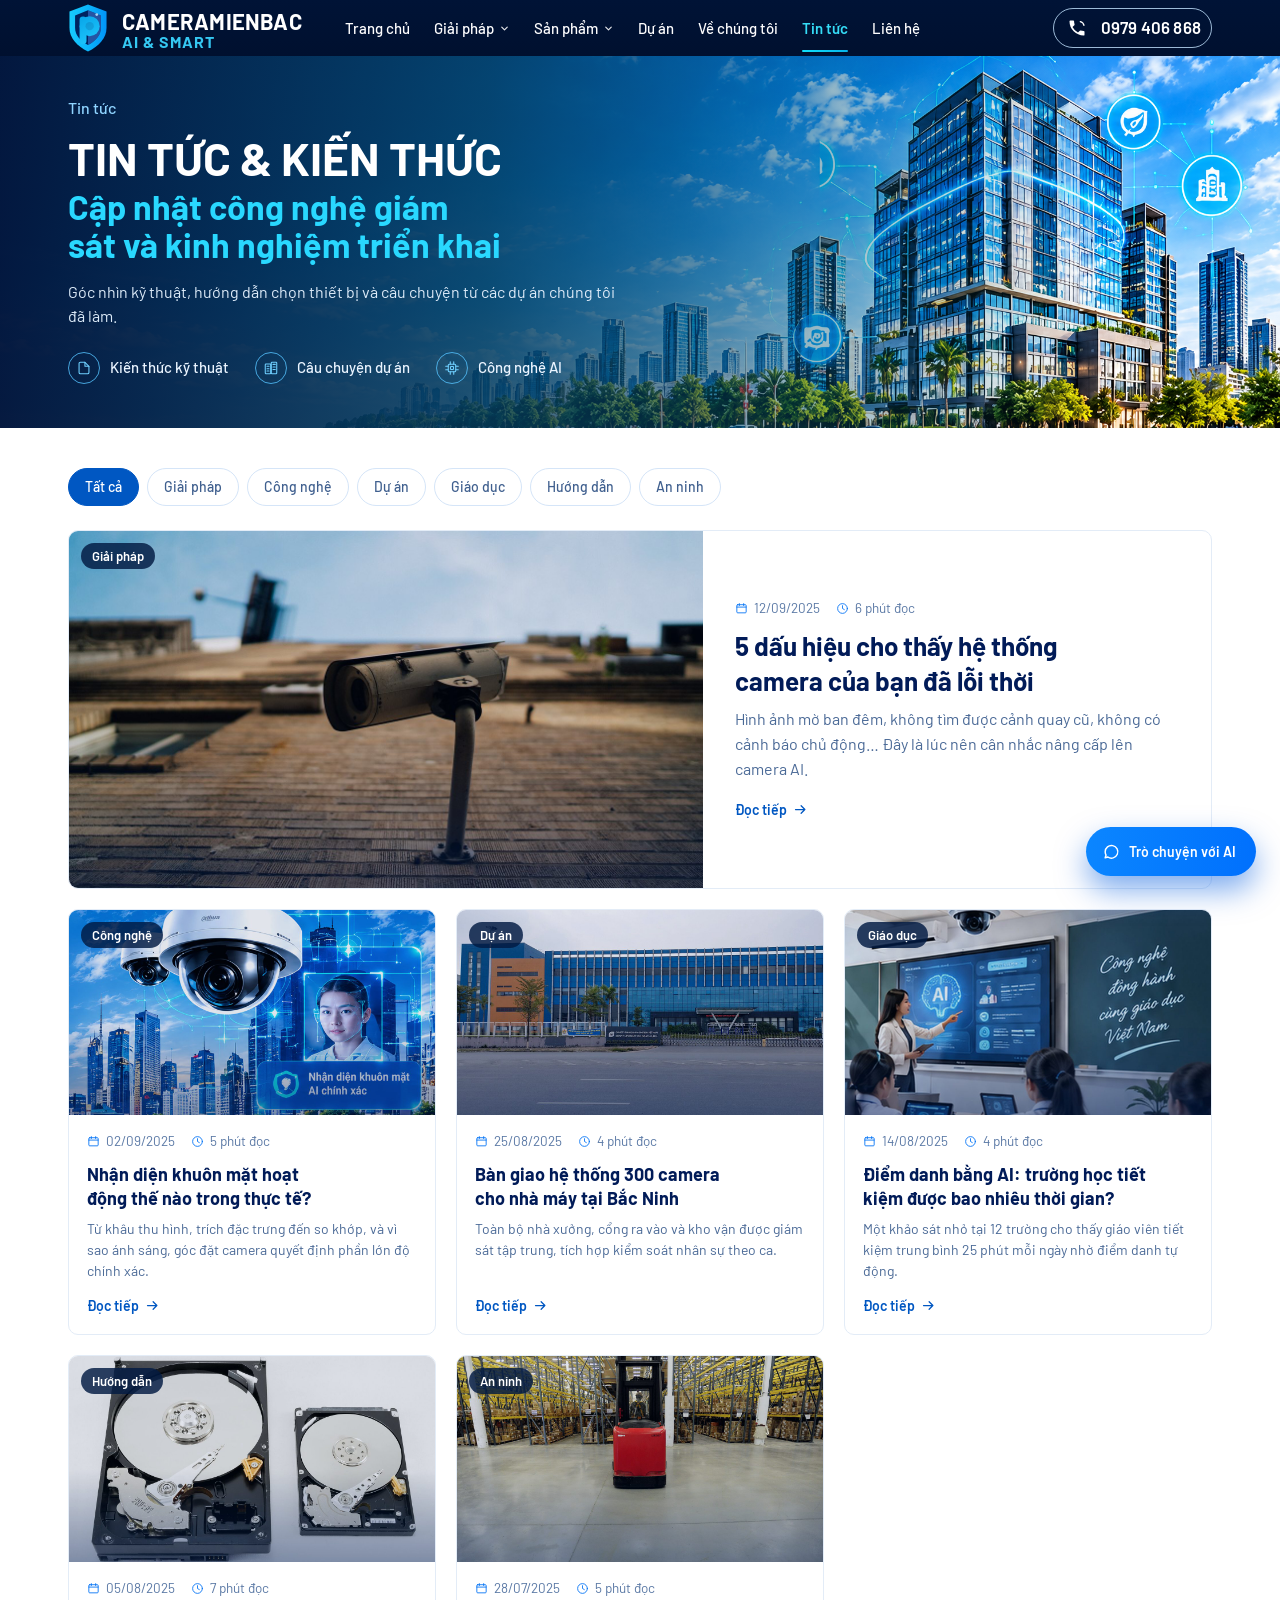
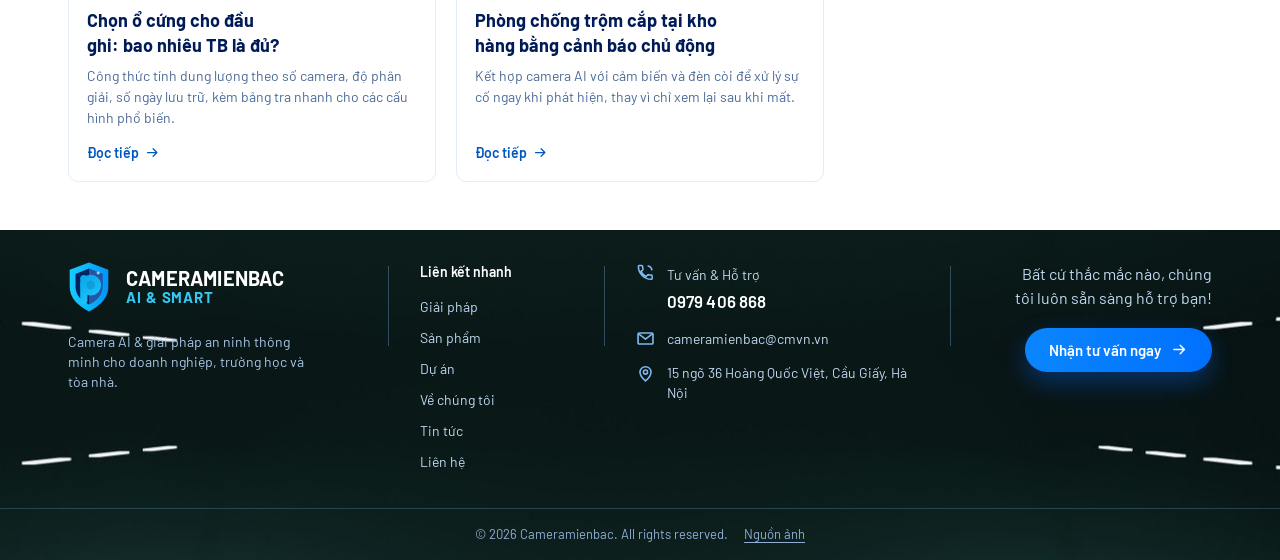
<file: tin-tuc.html>
<!DOCTYPE html>
<html lang="vi">
<head>
<meta charset="utf-8">
<meta name="viewport" content="width=device-width, initial-scale=1">
<title>Tin tức &amp; Kiến thức — Cameramienbac AI &amp; Smart</title>
<meta name="description" content="Kiến thức kỹ thuật camera AI, hướng dẫn chọn thiết bị và câu chuyện từ các dự án đã triển khai.">
<link rel="icon" type="image/svg+xml" href="assets/images/favicon.svg">
<link rel="preconnect" href="https://fonts.googleapis.com">
<link rel="preconnect" href="https://fonts.gstatic.com" crossorigin>
<link href="https://fonts.googleapis.com/css2?family=Barlow:wght@300;400;500;600;700&display=swap" rel="stylesheet">
<link rel="stylesheet" href="assets/css/style.css">
</head>
<body>

<div data-include="partials/header.html"></div>

<main>
  <section class="phero phero--news">
    <div class="container phero__inner">
      <p class="phero__eyebrow">Tin tức</p>
      <h1 class="phero__title">Tin tức &amp; Kiến thức<span>Cập nhật công nghệ giám sát và kinh nghiệm triển khai</span></h1>
      <p class="phero__lead">Góc nhìn kỹ thuật, hướng dẫn chọn thiết bị và câu chuyện từ các dự án chúng tôi đã làm.</p>
      <ul class="phero__badges">
          <li class="phero__badge"><i><svg viewBox="0 0 24 24" stroke="currentColor" fill="none" stroke-width="1.6" stroke-linecap="round" stroke-linejoin="round" aria-hidden="true"><path d="M13.4 3.4H6.6a2 2 0 0 0-2 2v13.2a2 2 0 0 0 2 2h10.8a2 2 0 0 0 2-2V9.4l-6-6Z"/><path d="M13.4 3.4v6h6"/></svg></i><span>Kiến thức kỹ thuật</span></li>
          <li class="phero__badge"><i><svg viewBox="0 0 24 24" stroke="currentColor" fill="none" stroke-width="1.6" stroke-linecap="round" stroke-linejoin="round" aria-hidden="true"><rect x="3.4" y="6" width="8.2" height="14.6" rx="1"/><rect x="12.4" y="3.4" width="8.2" height="17.2" rx="1"/><path d="M6 9.4h3M6 13h3M6 16.6h3M15 6.6h3.4M15 10.4h3.4M15 14.2h3.4"/></svg></i><span>Câu chuyện dự án</span></li>
          <li class="phero__badge"><i><svg viewBox="0 0 24 24" stroke="currentColor" fill="none" stroke-width="1.6" stroke-linecap="round" stroke-linejoin="round" aria-hidden="true"><rect x="6.4" y="6.4" width="11.2" height="11.2" rx="1.6"/><rect x="9.8" y="9.8" width="4.4" height="4.4" rx=".8"/><path d="M9.4 2.6v3.8M14.6 2.6v3.8M9.4 17.6v3.8M14.6 17.6v3.8M2.6 9.4h3.8M2.6 14.6h3.8M17.6 9.4h3.8M17.6 14.6h3.8"/></svg></i><span>Công nghệ AI</span></li>
      </ul>
    </div>
  </section>
  <section class="psec psec--last">
    <div class="container">
      <div class="news-filter" role="tablist" aria-label="Chủ đề">
        <button type="button" class="is-active" data-news-filter="all">Tất cả</button>
        <button type="button" data-news-filter="Giải pháp">Giải pháp</button><button type="button" data-news-filter="Công nghệ">Công nghệ</button><button type="button" data-news-filter="Dự án">Dự án</button><button type="button" data-news-filter="Giáo dục">Giáo dục</button><button type="button" data-news-filter="Hướng dẫn">Hướng dẫn</button><button type="button" data-news-filter="An ninh">An ninh</button>
      </div>
      <div class="news-list">
        <article class="news news--feat">
          <a class="news__media" href="lien-he" tabindex="-1" aria-hidden="true"><img src="assets/images/news-1.jpg" alt="" loading="lazy"><span class="news__tag">Giải pháp</span></a>
          <div class="news__body">
            <p class="news__meta"><span><svg viewBox="0 0 24 24" stroke="currentColor" fill="none" stroke-width="1.6" stroke-linecap="round" stroke-linejoin="round" aria-hidden="true"><rect x="3.4" y="5" width="17.2" height="15" rx="1.6"/><path d="M3.4 9.4h17.2M8 3v3.6M16 3v3.6"/></svg>12/09/2025</span><span><svg viewBox="0 0 24 24" stroke="currentColor" fill="none" stroke-width="1.6" stroke-linecap="round" stroke-linejoin="round" aria-hidden="true"><circle cx="12" cy="12" r="9"/><path d="M12 6.8V12l3.4 2"/></svg>6 phút đọc</span></p>
            <h3 class="news__title"><a href="lien-he">5 dấu hiệu cho thấy hệ thống camera của bạn đã lỗi thời</a></h3>
            <p class="news__text">Hình ảnh mờ ban đêm, không tìm được cảnh quay cũ, không có cảnh báo chủ động… Đây là lúc nên cân nhắc nâng cấp lên camera AI.</p>
            <span class="news__more">Đọc tiếp <svg viewBox="0 0 24 24" stroke="currentColor" fill="none" stroke-width="2" stroke-linecap="round" stroke-linejoin="round" aria-hidden="true"><path d="M4 12h15m-6-6 6 6-6 6"/></svg></span>
          </div>
        </article>
        <article class="news">
          <a class="news__media" href="lien-he" tabindex="-1" aria-hidden="true"><img src="assets/images/news-2.jpg" alt="" loading="lazy"><span class="news__tag">Công nghệ</span></a>
          <div class="news__body">
            <p class="news__meta"><span><svg viewBox="0 0 24 24" stroke="currentColor" fill="none" stroke-width="1.6" stroke-linecap="round" stroke-linejoin="round" aria-hidden="true"><rect x="3.4" y="5" width="17.2" height="15" rx="1.6"/><path d="M3.4 9.4h17.2M8 3v3.6M16 3v3.6"/></svg>02/09/2025</span><span><svg viewBox="0 0 24 24" stroke="currentColor" fill="none" stroke-width="1.6" stroke-linecap="round" stroke-linejoin="round" aria-hidden="true"><circle cx="12" cy="12" r="9"/><path d="M12 6.8V12l3.4 2"/></svg>5 phút đọc</span></p>
            <h3 class="news__title"><a href="lien-he">Nhận diện khuôn mặt hoạt động thế nào trong thực tế?</a></h3>
            <p class="news__text">Từ khâu thu hình, trích đặc trưng đến so khớp, và vì sao ánh sáng, góc đặt camera quyết định phần lớn độ chính xác.</p>
            <span class="news__more">Đọc tiếp <svg viewBox="0 0 24 24" stroke="currentColor" fill="none" stroke-width="2" stroke-linecap="round" stroke-linejoin="round" aria-hidden="true"><path d="M4 12h15m-6-6 6 6-6 6"/></svg></span>
          </div>
        </article>
        <article class="news">
          <a class="news__media" href="lien-he" tabindex="-1" aria-hidden="true"><img src="assets/images/news-3.jpg" alt="" loading="lazy"><span class="news__tag">Dự án</span></a>
          <div class="news__body">
            <p class="news__meta"><span><svg viewBox="0 0 24 24" stroke="currentColor" fill="none" stroke-width="1.6" stroke-linecap="round" stroke-linejoin="round" aria-hidden="true"><rect x="3.4" y="5" width="17.2" height="15" rx="1.6"/><path d="M3.4 9.4h17.2M8 3v3.6M16 3v3.6"/></svg>25/08/2025</span><span><svg viewBox="0 0 24 24" stroke="currentColor" fill="none" stroke-width="1.6" stroke-linecap="round" stroke-linejoin="round" aria-hidden="true"><circle cx="12" cy="12" r="9"/><path d="M12 6.8V12l3.4 2"/></svg>4 phút đọc</span></p>
            <h3 class="news__title"><a href="lien-he">Bàn giao hệ thống 300 camera cho nhà máy tại Bắc Ninh</a></h3>
            <p class="news__text">Toàn bộ nhà xưởng, cổng ra vào và kho vận được giám sát tập trung, tích hợp kiểm soát nhân sự theo ca.</p>
            <span class="news__more">Đọc tiếp <svg viewBox="0 0 24 24" stroke="currentColor" fill="none" stroke-width="2" stroke-linecap="round" stroke-linejoin="round" aria-hidden="true"><path d="M4 12h15m-6-6 6 6-6 6"/></svg></span>
          </div>
        </article>
        <article class="news">
          <a class="news__media" href="lien-he" tabindex="-1" aria-hidden="true"><img src="assets/images/news-4.jpg" alt="" loading="lazy"><span class="news__tag">Giáo dục</span></a>
          <div class="news__body">
            <p class="news__meta"><span><svg viewBox="0 0 24 24" stroke="currentColor" fill="none" stroke-width="1.6" stroke-linecap="round" stroke-linejoin="round" aria-hidden="true"><rect x="3.4" y="5" width="17.2" height="15" rx="1.6"/><path d="M3.4 9.4h17.2M8 3v3.6M16 3v3.6"/></svg>14/08/2025</span><span><svg viewBox="0 0 24 24" stroke="currentColor" fill="none" stroke-width="1.6" stroke-linecap="round" stroke-linejoin="round" aria-hidden="true"><circle cx="12" cy="12" r="9"/><path d="M12 6.8V12l3.4 2"/></svg>4 phút đọc</span></p>
            <h3 class="news__title"><a href="lien-he">Điểm danh bằng AI: trường học tiết kiệm được bao nhiêu thời gian?</a></h3>
            <p class="news__text">Một khảo sát nhỏ tại 12 trường cho thấy giáo viên tiết kiệm trung bình 25 phút mỗi ngày nhờ điểm danh tự động.</p>
            <span class="news__more">Đọc tiếp <svg viewBox="0 0 24 24" stroke="currentColor" fill="none" stroke-width="2" stroke-linecap="round" stroke-linejoin="round" aria-hidden="true"><path d="M4 12h15m-6-6 6 6-6 6"/></svg></span>
          </div>
        </article>
        <article class="news">
          <a class="news__media" href="lien-he" tabindex="-1" aria-hidden="true"><img src="assets/images/news-5.jpg" alt="" loading="lazy"><span class="news__tag">Hướng dẫn</span></a>
          <div class="news__body">
            <p class="news__meta"><span><svg viewBox="0 0 24 24" stroke="currentColor" fill="none" stroke-width="1.6" stroke-linecap="round" stroke-linejoin="round" aria-hidden="true"><rect x="3.4" y="5" width="17.2" height="15" rx="1.6"/><path d="M3.4 9.4h17.2M8 3v3.6M16 3v3.6"/></svg>05/08/2025</span><span><svg viewBox="0 0 24 24" stroke="currentColor" fill="none" stroke-width="1.6" stroke-linecap="round" stroke-linejoin="round" aria-hidden="true"><circle cx="12" cy="12" r="9"/><path d="M12 6.8V12l3.4 2"/></svg>7 phút đọc</span></p>
            <h3 class="news__title"><a href="lien-he">Chọn ổ cứng cho đầu ghi: bao nhiêu TB là đủ?</a></h3>
            <p class="news__text">Công thức tính dung lượng theo số camera, độ phân giải, số ngày lưu trữ, kèm bảng tra nhanh cho các cấu hình phổ biến.</p>
            <span class="news__more">Đọc tiếp <svg viewBox="0 0 24 24" stroke="currentColor" fill="none" stroke-width="2" stroke-linecap="round" stroke-linejoin="round" aria-hidden="true"><path d="M4 12h15m-6-6 6 6-6 6"/></svg></span>
          </div>
        </article>
        <article class="news">
          <a class="news__media" href="lien-he" tabindex="-1" aria-hidden="true"><img src="assets/images/news-6.jpg" alt="" loading="lazy"><span class="news__tag">An ninh</span></a>
          <div class="news__body">
            <p class="news__meta"><span><svg viewBox="0 0 24 24" stroke="currentColor" fill="none" stroke-width="1.6" stroke-linecap="round" stroke-linejoin="round" aria-hidden="true"><rect x="3.4" y="5" width="17.2" height="15" rx="1.6"/><path d="M3.4 9.4h17.2M8 3v3.6M16 3v3.6"/></svg>28/07/2025</span><span><svg viewBox="0 0 24 24" stroke="currentColor" fill="none" stroke-width="1.6" stroke-linecap="round" stroke-linejoin="round" aria-hidden="true"><circle cx="12" cy="12" r="9"/><path d="M12 6.8V12l3.4 2"/></svg>5 phút đọc</span></p>
            <h3 class="news__title"><a href="lien-he">Phòng chống trộm cắp tại kho hàng bằng cảnh báo chủ động</a></h3>
            <p class="news__text">Kết hợp camera AI với cảm biến và đèn còi để xử lý sự cố ngay khi phát hiện, thay vì chỉ xem lại sau khi mất.</p>
            <span class="news__more">Đọc tiếp <svg viewBox="0 0 24 24" stroke="currentColor" fill="none" stroke-width="2" stroke-linecap="round" stroke-linejoin="round" aria-hidden="true"><path d="M4 12h15m-6-6 6 6-6 6"/></svg></span>
          </div>
        </article>
      </div>
    </div>
  </section>

</main>

<div data-include="partials/footer.html"></div>

<script src="assets/js/main.js"></script>
</body>
</html>
</file>
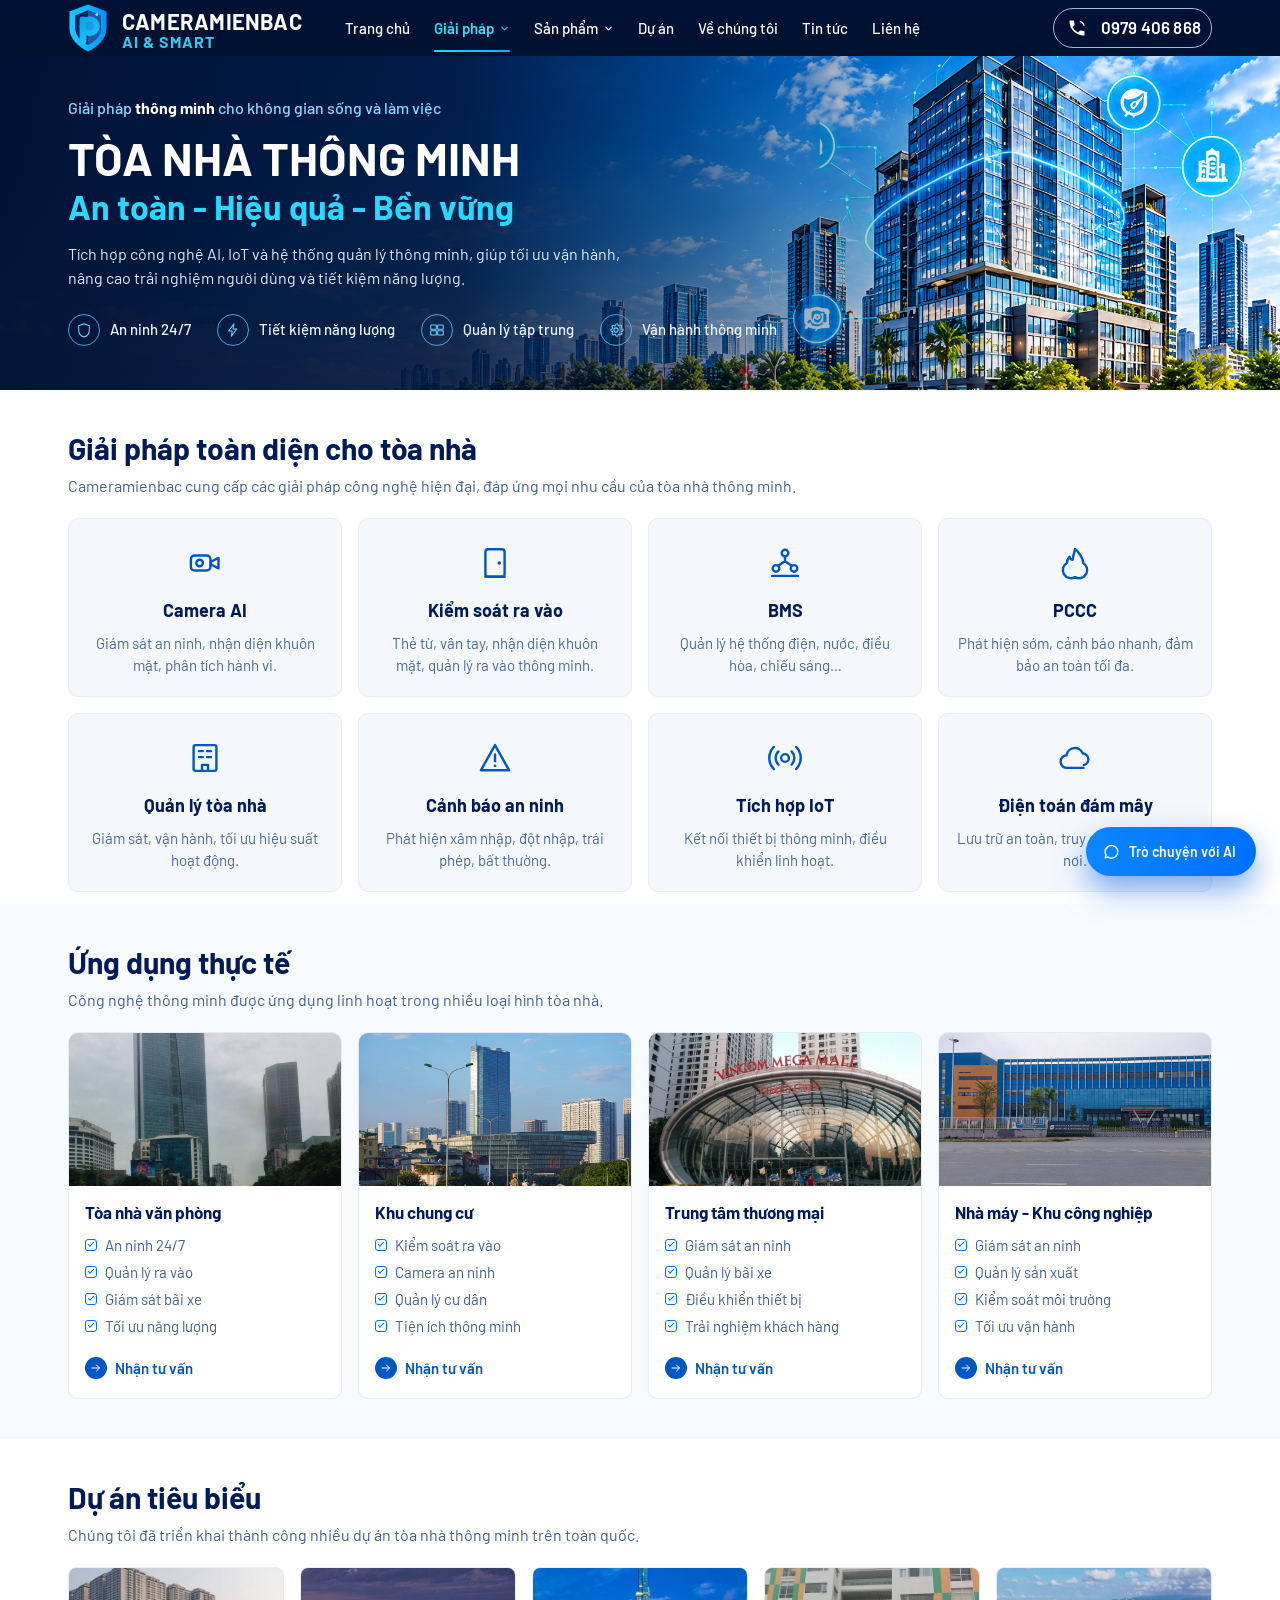
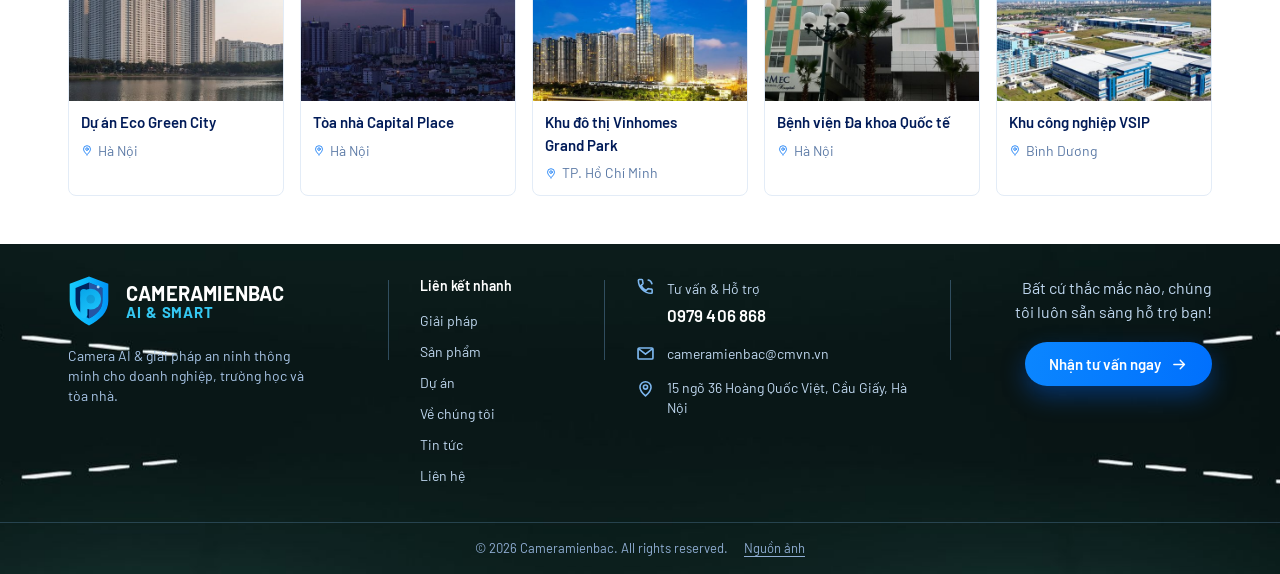
<file: toa-nha-thong-minh.html>
<!DOCTYPE html>
<html lang="vi">
<head>
<meta charset="utf-8">
<meta name="viewport" content="width=device-width, initial-scale=1">
<title>Tòa nhà thông minh — An toàn, Hiệu quả, Bền vững | Cameramienbac</title>
<meta name="description" content="Giải pháp tòa nhà thông minh: camera AI, kiểm soát ra vào, BMS, PCCC, tích hợp IoT và quản lý tập trung.">
<link rel="icon" type="image/svg+xml" href="assets/images/favicon.svg">
<link rel="preconnect" href="https://fonts.googleapis.com">
<link rel="preconnect" href="https://fonts.gstatic.com" crossorigin>
<link href="https://fonts.googleapis.com/css2?family=Barlow:wght@300;400;500;600;700&display=swap" rel="stylesheet">
<link rel="stylesheet" href="assets/css/style.css">
</head>
<body>

<div data-include="partials/header.html"></div>

<main>
  <section class="phero phero--bld">
    <div class="container phero__inner">
      <p class="phero__eyebrow">Giải pháp <strong>thông minh</strong> cho không gian sống và làm việc</p>
      <h1 class="phero__title">Tòa nhà thông minh<span>An toàn - Hiệu quả - Bền vững</span></h1>
      <p class="phero__lead">Tích hợp công nghệ AI, IoT và hệ thống quản lý thông minh, giúp tối ưu vận hành, nâng cao trải nghiệm người dùng và tiết kiệm năng lượng.</p>
      <ul class="phero__badges">
          <li class="phero__badge"><i><svg viewBox="0 0 24 24" stroke="currentColor" fill="none" stroke-width="1.6" stroke-linecap="round" stroke-linejoin="round" aria-hidden="true"><path d="M12 2.6 4 5.8v6.1c0 5 3.4 9.2 8 10.4 4.6-1.2 8-5.4 8-10.4V5.8l-8-3.2Z"/></svg></i><span>An ninh 24/7</span></li>
          <li class="phero__badge"><i><svg viewBox="0 0 24 24" stroke="currentColor" fill="none" stroke-width="1.6" stroke-linecap="round" stroke-linejoin="round" aria-hidden="true"><path d="M13.4 2.6 5.6 13.4h5.2l-1.2 8 8-11h-5.4l1.2-7.8Z"/></svg></i><span>Tiết kiệm năng lượng</span></li>
          <li class="phero__badge"><i><svg viewBox="0 0 24 24" stroke="currentColor" fill="none" stroke-width="1.6" stroke-linecap="round" stroke-linejoin="round" aria-hidden="true"><rect x="2.6" y="4.4" width="8.4" height="6.6" rx="1"/><rect x="13" y="4.4" width="8.4" height="6.6" rx="1"/><rect x="2.6" y="13" width="8.4" height="6.6" rx="1"/><rect x="13" y="13" width="8.4" height="6.6" rx="1"/></svg></i><span>Quản lý tập trung</span></li>
          <li class="phero__badge"><i><svg viewBox="0 0 24 24" stroke="currentColor" fill="none" stroke-width="1.6" stroke-linecap="round" stroke-linejoin="round" aria-hidden="true"><circle cx="12" cy="12" r="3.2"/><path d="M19.6 14.6a1.4 1.4 0 0 0 .3 1.5l.1.1a1.7 1.7 0 1 1-2.4 2.4l-.1-.1a1.4 1.4 0 0 0-1.5-.3 1.4 1.4 0 0 0-.9 1.3v.2a1.7 1.7 0 1 1-3.4 0v-.1a1.4 1.4 0 0 0-.9-1.3 1.4 1.4 0 0 0-1.5.3l-.1.1a1.7 1.7 0 1 1-2.4-2.4l.1-.1a1.4 1.4 0 0 0 .3-1.5 1.4 1.4 0 0 0-1.3-.9h-.2a1.7 1.7 0 1 1 0-3.4h.1a1.4 1.4 0 0 0 1.3-.9 1.4 1.4 0 0 0-.3-1.5l-.1-.1a1.7 1.7 0 1 1 2.4-2.4l.1.1a1.4 1.4 0 0 0 1.5.3h.1a1.4 1.4 0 0 0 .9-1.3v-.2a1.7 1.7 0 1 1 3.4 0v.1a1.4 1.4 0 0 0 .9 1.3 1.4 1.4 0 0 0 1.5-.3l.1-.1a1.7 1.7 0 1 1 2.4 2.4l-.1.1a1.4 1.4 0 0 0-.3 1.5v.1a1.4 1.4 0 0 0 1.3.9h.2a1.7 1.7 0 1 1 0 3.4h-.1a1.4 1.4 0 0 0-1.3.9Z"/></svg></i><span>Vận hành thông minh</span></li>
      </ul>
    </div>
  </section>
  <section class="psec">
    <div class="container">
      <div class="psec__head">
        <h2 class="psec__title">Giải pháp toàn diện cho tòa nhà</h2>
        <p class="psec__lead">Cameramienbac cung cấp các giải pháp công nghệ hiện đại, đáp ứng mọi nhu cầu của tòa nhà thông minh.</p>
      </div>
      <div class="grid grid--4">
        <article class="fcard">
          <span class="fcard__icon"><svg viewBox="0 0 24 24" stroke="currentColor" fill="none" stroke-width="1.6" stroke-linecap="round" stroke-linejoin="round" aria-hidden="true"><rect x="2.6" y="7" width="13" height="10" rx="2.4"/><path d="m16 11.2 5-2.6v7l-5-2.6z"/><circle cx="8.4" cy="12" r="2.2"/></svg></span>
          <h3 class="fcard__title">Camera AI</h3>
          <p class="fcard__text">Giám sát an ninh, nhận diện khuôn mặt, phân tích hành vi.</p>
        </article>
        <article class="fcard">
          <span class="fcard__icon"><svg viewBox="0 0 24 24" stroke="currentColor" fill="none" stroke-width="1.6" stroke-linecap="round" stroke-linejoin="round" aria-hidden="true"><rect x="5.6" y="2.8" width="12.8" height="18.4" rx="1.8"/><circle cx="14.8" cy="12" r="1.2" fill="currentColor" stroke="none"/><path d="M5.6 21.2h12.8"/></svg></span>
          <h3 class="fcard__title">Kiểm soát ra vào</h3>
          <p class="fcard__text">Thẻ từ, vân tay, nhận diện khuôn mặt, quản lý ra vào thông minh.</p>
        </article>
        <article class="fcard">
          <span class="fcard__icon"><svg viewBox="0 0 24 24" stroke="currentColor" fill="none" stroke-width="1.6" stroke-linecap="round" stroke-linejoin="round" aria-hidden="true"><circle cx="12" cy="5.4" r="2.2"/><circle cx="6" cy="15.6" r="2.2"/><circle cx="18" cy="15.6" r="2.2"/><path d="M12 7.6v3.2m0 0-4.6 3m4.6-3 4.6 3"/><path d="M3.4 20.6h17.2"/></svg></span>
          <h3 class="fcard__title">BMS</h3>
          <p class="fcard__text">Quản lý hệ thống điện, nước, điều hòa, chiếu sáng…</p>
        </article>
        <article class="fcard">
          <span class="fcard__icon"><svg viewBox="0 0 24 24" stroke="currentColor" fill="none" stroke-width="1.6" stroke-linecap="round" stroke-linejoin="round" aria-hidden="true"><path d="M12 2.6s5.4 4.4 5.4 9.4A5.4 5.4 0 0 1 12 21.4a5.4 5.4 0 0 1-5.4-9.4c0-1.6.7-3 1.6-4.2.5 1.3 1.4 2 2.3 2 0-3 1.5-5.4 1.5-7.2Z"/></svg></span>
          <h3 class="fcard__title">PCCC</h3>
          <p class="fcard__text">Phát hiện sớm, cảnh báo nhanh, đảm bảo an toàn tối đa.</p>
        </article>
        <article class="fcard">
          <span class="fcard__icon"><svg viewBox="0 0 24 24" stroke="currentColor" fill="none" stroke-width="1.6" stroke-linecap="round" stroke-linejoin="round" aria-hidden="true"><rect x="4.4" y="3.4" width="15.2" height="17.2" rx="1.4"/><path d="M8 7.4h2.6M13.4 7.4H16M8 11.4h2.6M13.4 11.4H16M10 20.6v-4h4v4"/></svg></span>
          <h3 class="fcard__title">Quản lý tòa nhà</h3>
          <p class="fcard__text">Giám sát, vận hành, tối ưu hiệu suất hoạt động.</p>
        </article>
        <article class="fcard">
          <span class="fcard__icon"><svg viewBox="0 0 24 24" stroke="currentColor" fill="none" stroke-width="1.6" stroke-linecap="round" stroke-linejoin="round" aria-hidden="true"><path d="M12 3.4 2.6 20.2h18.8L12 3.4Z"/><path d="M12 9.6v4.6"/><circle cx="12" cy="17.2" r=".9" fill="currentColor" stroke="none"/></svg></span>
          <h3 class="fcard__title">Cảnh báo an ninh</h3>
          <p class="fcard__text">Phát hiện xâm nhập, đột nhập, trái phép, bất thường.</p>
        </article>
        <article class="fcard">
          <span class="fcard__icon"><svg viewBox="0 0 24 24" stroke="currentColor" fill="none" stroke-width="1.6" stroke-linecap="round" stroke-linejoin="round" aria-hidden="true"><circle cx="12" cy="12" r="2.6"/><path d="M7.6 7.6a6.2 6.2 0 0 0 0 8.8M16.4 16.4a6.2 6.2 0 0 0 0-8.8M4.6 4.6a10.4 10.4 0 0 0 0 14.8M19.4 19.4a10.4 10.4 0 0 0 0-14.8"/></svg></span>
          <h3 class="fcard__title">Tích hợp IoT</h3>
          <p class="fcard__text">Kết nối thiết bị thông minh, điều khiển linh hoạt.</p>
        </article>
        <article class="fcard">
          <span class="fcard__icon"><svg viewBox="0 0 24 24" stroke="currentColor" fill="none" stroke-width="1.6" stroke-linecap="round" stroke-linejoin="round" aria-hidden="true"><path d="M6.8 18.6a4.2 4.2 0 0 1-.4-8.4 5.6 5.6 0 0 1 10.8-1.2 3.9 3.9 0 0 1 .6 7.7"/><path d="M6.8 18.6h10.8"/></svg></span>
          <h3 class="fcard__title">Điện toán đám mây</h3>
          <p class="fcard__text">Lưu trữ an toàn, truy cập mọi lúc, mọi nơi.</p>
        </article>
      </div>
    </div>
  </section>
  <section class="psec psec--tint">
    <div class="container">
      <div class="psec__head">
        <h2 class="psec__title">Ứng dụng thực tế</h2>
        <p class="psec__lead">Công nghệ thông minh được ứng dụng linh hoạt trong nhiều loại hình tòa nhà.</p>
      </div>
      <div class="grid grid--4">
        <article class="mcard">
          <div class="mcard__media"><img src="assets/images/bld-use-1.jpg" alt="Tòa nhà văn phòng" loading="lazy"></div>
          <div class="mcard__body">
            
            <h3 class="mcard__title">Tòa nhà văn phòng</h3>
            <ul class="mcard__list">
            <li>An ninh 24/7</li>
            <li>Quản lý ra vào</li>
            <li>Giám sát bãi xe</li>
            <li>Tối ưu năng lượng</li>
            </ul>
            <a class="link-more" href="lien-he"><i><svg viewBox="0 0 24 24" stroke="currentColor" fill="none" stroke-width="2" stroke-linecap="round" stroke-linejoin="round" aria-hidden="true"><path d="M4 12h15m-6-6 6 6-6 6"/></svg></i>Nhận tư vấn</a>
          </div>
        </article>
        <article class="mcard">
          <div class="mcard__media"><img src="assets/images/bld-use-2.jpg" alt="Khu chung cư" loading="lazy"></div>
          <div class="mcard__body">
            
            <h3 class="mcard__title">Khu chung cư</h3>
            <ul class="mcard__list">
            <li>Kiểm soát ra vào</li>
            <li>Camera an ninh</li>
            <li>Quản lý cư dân</li>
            <li>Tiện ích thông minh</li>
            </ul>
            <a class="link-more" href="lien-he"><i><svg viewBox="0 0 24 24" stroke="currentColor" fill="none" stroke-width="2" stroke-linecap="round" stroke-linejoin="round" aria-hidden="true"><path d="M4 12h15m-6-6 6 6-6 6"/></svg></i>Nhận tư vấn</a>
          </div>
        </article>
        <article class="mcard">
          <div class="mcard__media"><img src="assets/images/bld-use-3.jpg" alt="Trung tâm thương mại" loading="lazy"></div>
          <div class="mcard__body">
            
            <h3 class="mcard__title">Trung tâm thương mại</h3>
            <ul class="mcard__list">
            <li>Giám sát an ninh</li>
            <li>Quản lý bãi xe</li>
            <li>Điều khiển thiết bị</li>
            <li>Trải nghiệm khách hàng</li>
            </ul>
            <a class="link-more" href="lien-he"><i><svg viewBox="0 0 24 24" stroke="currentColor" fill="none" stroke-width="2" stroke-linecap="round" stroke-linejoin="round" aria-hidden="true"><path d="M4 12h15m-6-6 6 6-6 6"/></svg></i>Nhận tư vấn</a>
          </div>
        </article>
        <article class="mcard">
          <div class="mcard__media"><img src="assets/images/bld-use-4.jpg" alt="Nhà máy - Khu công nghiệp" loading="lazy"></div>
          <div class="mcard__body">
            
            <h3 class="mcard__title">Nhà máy - Khu công nghiệp</h3>
            <ul class="mcard__list">
            <li>Giám sát an ninh</li>
            <li>Quản lý sản xuất</li>
            <li>Kiểm soát môi trường</li>
            <li>Tối ưu vận hành</li>
            </ul>
            <a class="link-more" href="lien-he"><i><svg viewBox="0 0 24 24" stroke="currentColor" fill="none" stroke-width="2" stroke-linecap="round" stroke-linejoin="round" aria-hidden="true"><path d="M4 12h15m-6-6 6 6-6 6"/></svg></i>Nhận tư vấn</a>
          </div>
        </article>
      </div>
    </div>
  </section>
  <section class="psec psec--last">
    <div class="container">
      <div class="psec__head">
        <h2 class="psec__title">Dự án tiêu biểu</h2>
        <p class="psec__lead">Chúng tôi đã triển khai thành công nhiều dự án tòa nhà thông minh trên toàn quốc.</p>
      </div>
      <div class="grid grid--5">
        <article class="pj">
          <div class="pj__media"><img src="assets/images/bld-prj-1.jpg" alt="Dự án Eco Green City" loading="lazy"></div>
          <div class="pj__body">
            <h3 class="pj__title"><a href="du-an">Dự án Eco Green City</a></h3>
            <p class="pj__meta"><svg viewBox="0 0 24 24" stroke="currentColor" fill="none" stroke-width="1.6" stroke-linecap="round" stroke-linejoin="round" aria-hidden="true"><path d="M12 21.4s7-6 7-11a7 7 0 1 0-14 0c0 5 7 11 7 11Z"/><circle cx="12" cy="10.2" r="2.6"/></svg>Hà Nội</p>
          </div>
        </article>
        <article class="pj">
          <div class="pj__media"><img src="assets/images/bld-prj-2.jpg" alt="Tòa nhà Capital Place" loading="lazy"></div>
          <div class="pj__body">
            <h3 class="pj__title"><a href="du-an">Tòa nhà Capital Place</a></h3>
            <p class="pj__meta"><svg viewBox="0 0 24 24" stroke="currentColor" fill="none" stroke-width="1.6" stroke-linecap="round" stroke-linejoin="round" aria-hidden="true"><path d="M12 21.4s7-6 7-11a7 7 0 1 0-14 0c0 5 7 11 7 11Z"/><circle cx="12" cy="10.2" r="2.6"/></svg>Hà Nội</p>
          </div>
        </article>
        <article class="pj">
          <div class="pj__media"><img src="assets/images/bld-prj-3.jpg" alt="Khu đô thị Vinhomes Grand Park" loading="lazy"></div>
          <div class="pj__body">
            <h3 class="pj__title"><a href="du-an">Khu đô thị Vinhomes Grand Park</a></h3>
            <p class="pj__meta"><svg viewBox="0 0 24 24" stroke="currentColor" fill="none" stroke-width="1.6" stroke-linecap="round" stroke-linejoin="round" aria-hidden="true"><path d="M12 21.4s7-6 7-11a7 7 0 1 0-14 0c0 5 7 11 7 11Z"/><circle cx="12" cy="10.2" r="2.6"/></svg>TP. Hồ Chí Minh</p>
          </div>
        </article>
        <article class="pj">
          <div class="pj__media"><img src="assets/images/bld-prj-4.jpg" alt="Bệnh viện Đa khoa Quốc tế" loading="lazy"></div>
          <div class="pj__body">
            <h3 class="pj__title"><a href="du-an">Bệnh viện Đa khoa Quốc tế</a></h3>
            <p class="pj__meta"><svg viewBox="0 0 24 24" stroke="currentColor" fill="none" stroke-width="1.6" stroke-linecap="round" stroke-linejoin="round" aria-hidden="true"><path d="M12 21.4s7-6 7-11a7 7 0 1 0-14 0c0 5 7 11 7 11Z"/><circle cx="12" cy="10.2" r="2.6"/></svg>Hà Nội</p>
          </div>
        </article>
        <article class="pj">
          <div class="pj__media"><img src="assets/images/bld-prj-5.jpg" alt="Khu công nghiệp VSIP" loading="lazy"></div>
          <div class="pj__body">
            <h3 class="pj__title"><a href="du-an">Khu công nghiệp VSIP</a></h3>
            <p class="pj__meta"><svg viewBox="0 0 24 24" stroke="currentColor" fill="none" stroke-width="1.6" stroke-linecap="round" stroke-linejoin="round" aria-hidden="true"><path d="M12 21.4s7-6 7-11a7 7 0 1 0-14 0c0 5 7 11 7 11Z"/><circle cx="12" cy="10.2" r="2.6"/></svg>Bình Dương</p>
          </div>
        </article>
      </div>
    </div>
  </section>

</main>

<div data-include="partials/footer.html"></div>

<script src="assets/js/main.js"></script>
</body>
</html>
</file>
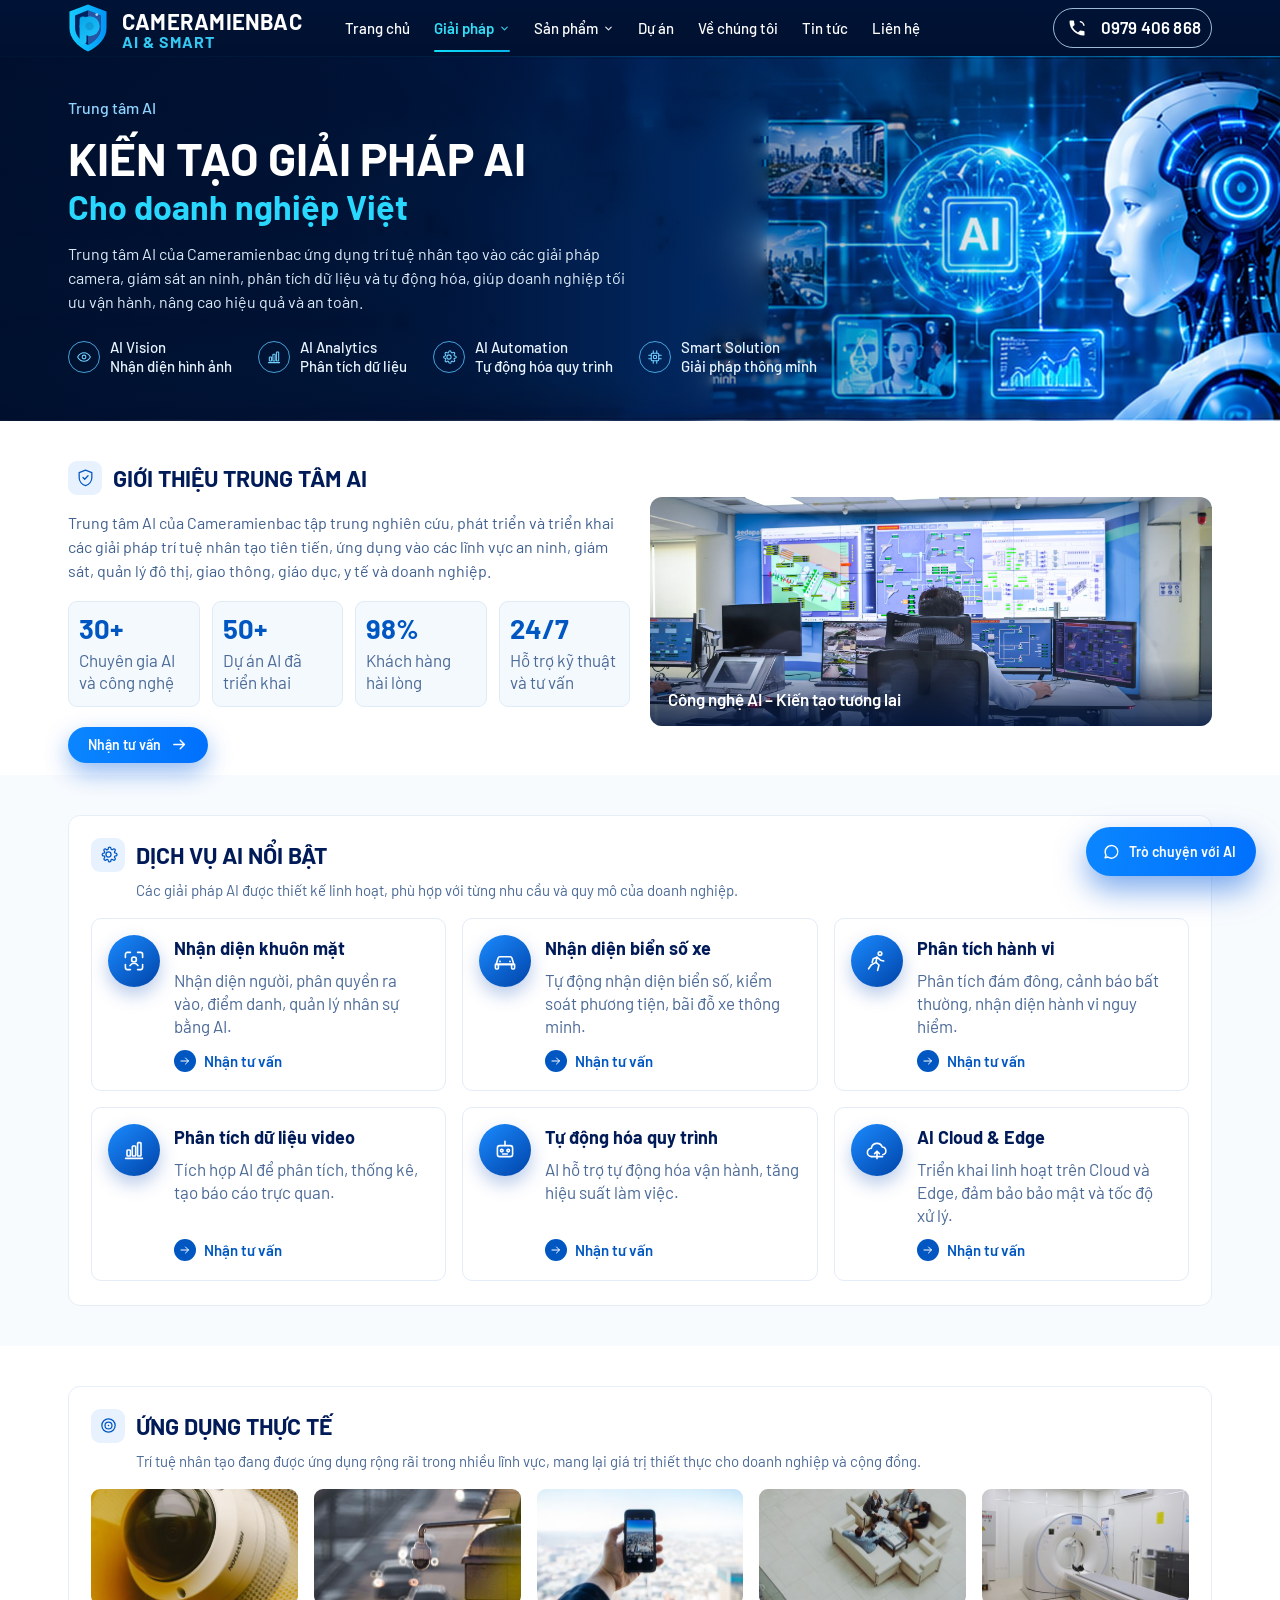
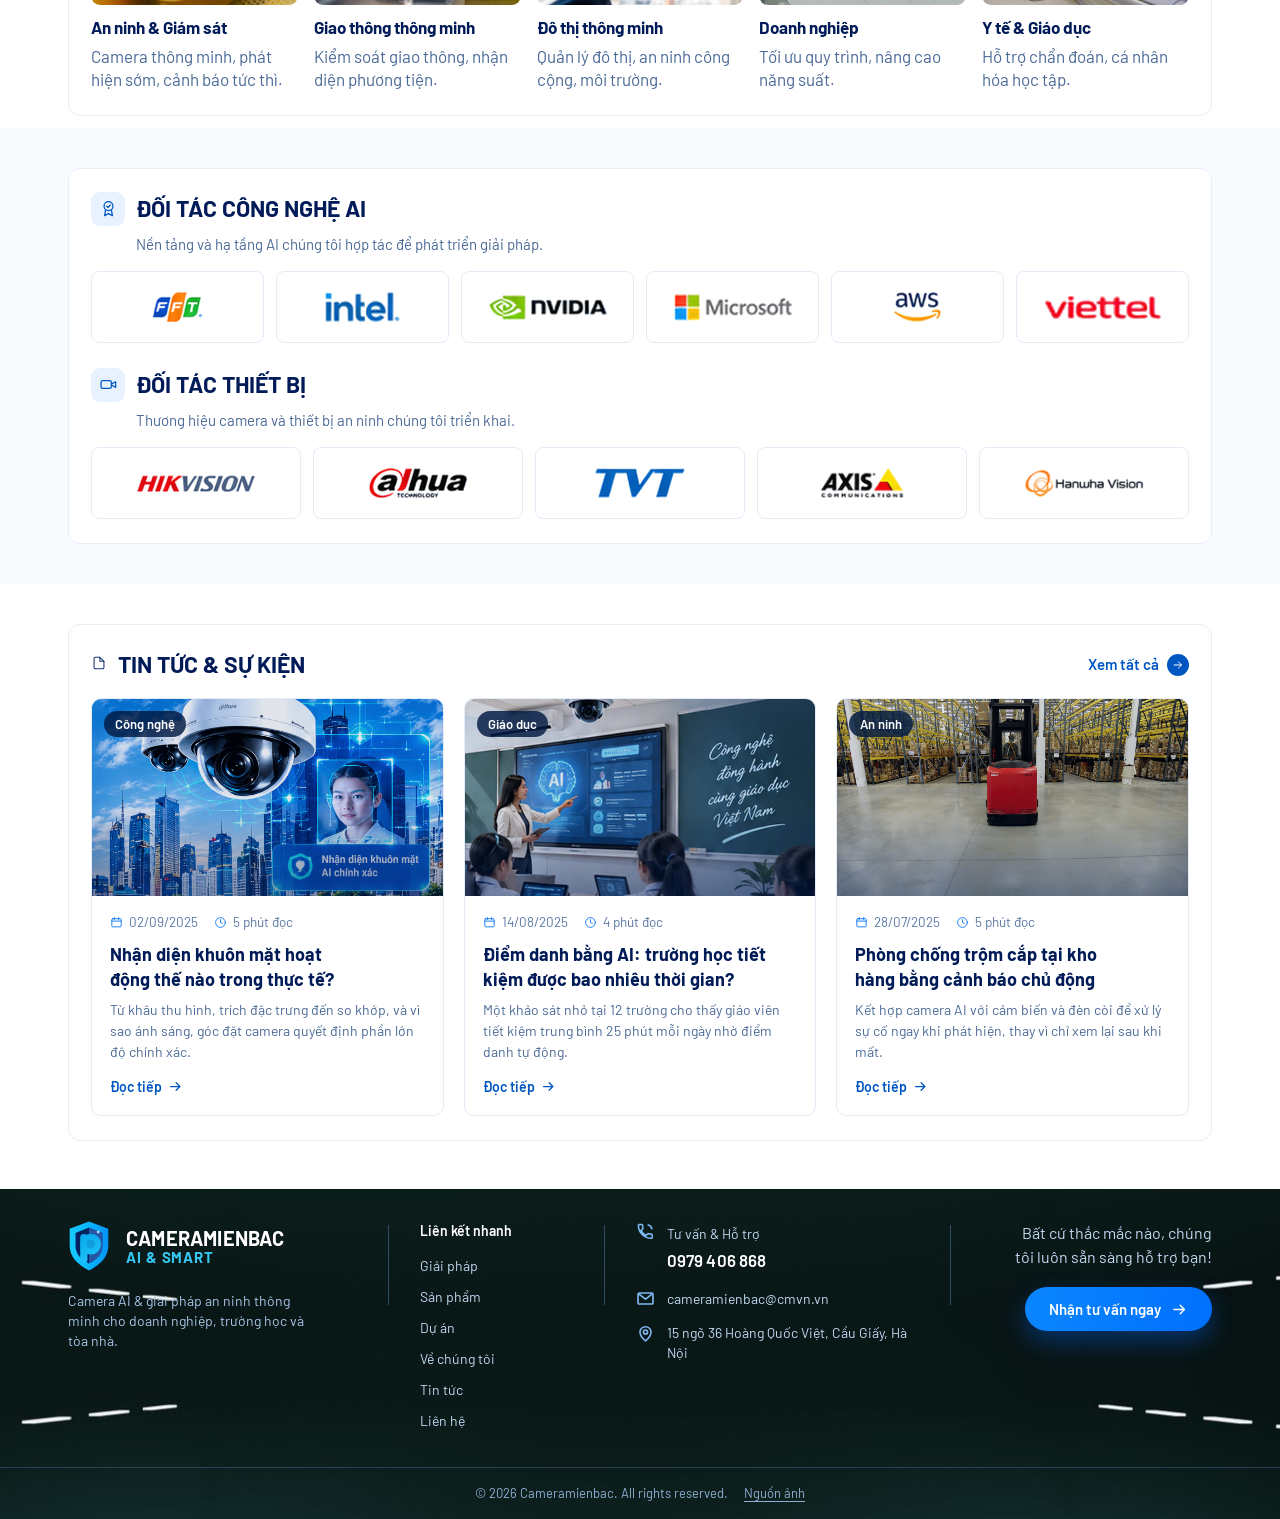
<file: trung-tam-ai.html>
<!DOCTYPE html>
<html lang="vi">
<head>
<meta charset="utf-8">
<meta name="viewport" content="width=device-width, initial-scale=1">
<title>Trung tâm AI — Kiến tạo giải pháp AI cho doanh nghiệp Việt | Cameramienbac</title>
<meta name="description" content="Trung tâm AI Cameramienbac: nhận diện khuôn mặt, biển số xe, phân tích hành vi, tự động hóa quy trình và AI Cloud/Edge.">
<link rel="icon" type="image/svg+xml" href="assets/images/favicon.svg">
<link rel="preconnect" href="https://fonts.googleapis.com">
<link rel="preconnect" href="https://fonts.gstatic.com" crossorigin>
<link href="https://fonts.googleapis.com/css2?family=Barlow:wght@300;400;500;600;700&display=swap" rel="stylesheet">
<link rel="stylesheet" href="assets/css/style.css">
</head>
<body>

<div data-include="partials/header.html"></div>

<main>
  <section class="phero phero--ai">
    <div class="container phero__inner">
      <p class="phero__eyebrow">Trung tâm AI</p>
      <h1 class="phero__title">Kiến tạo giải pháp AI<span>Cho doanh nghiệp Việt</span></h1>
      <p class="phero__lead">Trung tâm AI của Cameramienbac ứng dụng trí tuệ nhân tạo vào các giải pháp camera, giám sát an ninh, phân tích dữ liệu và tự động hóa, giúp doanh nghiệp tối ưu vận hành, nâng cao hiệu quả và an toàn.</p>
      <ul class="phero__badges">
          <li class="phero__badge"><i><svg viewBox="0 0 24 24" stroke="currentColor" fill="none" stroke-width="1.6" stroke-linecap="round" stroke-linejoin="round" aria-hidden="true"><path d="M2.4 12s3.6-6.4 9.6-6.4S21.6 12 21.6 12s-3.6 6.4-9.6 6.4S2.4 12 2.4 12Z"/><circle cx="12" cy="12" r="2.8"/></svg></i><span>AI Vision<br>Nhận diện hình ảnh</span></li>
          <li class="phero__badge"><i><svg viewBox="0 0 24 24" stroke="currentColor" fill="none" stroke-width="1.6" stroke-linecap="round" stroke-linejoin="round" aria-hidden="true"><path d="M3.6 20.4h16.8"/><rect x="5" y="12" width="3.4" height="6" rx=".7"/><rect x="10.3" y="8" width="3.4" height="10" rx=".7"/><rect x="15.6" y="4.6" width="3.4" height="13.4" rx=".7"/></svg></i><span>AI Analytics<br>Phân tích dữ liệu</span></li>
          <li class="phero__badge"><i><svg viewBox="0 0 24 24" stroke="currentColor" fill="none" stroke-width="1.6" stroke-linecap="round" stroke-linejoin="round" aria-hidden="true"><circle cx="12" cy="12" r="3.2"/><path d="M19.6 14.6a1.4 1.4 0 0 0 .3 1.5l.1.1a1.7 1.7 0 1 1-2.4 2.4l-.1-.1a1.4 1.4 0 0 0-1.5-.3 1.4 1.4 0 0 0-.9 1.3v.2a1.7 1.7 0 1 1-3.4 0v-.1a1.4 1.4 0 0 0-.9-1.3 1.4 1.4 0 0 0-1.5.3l-.1.1a1.7 1.7 0 1 1-2.4-2.4l.1-.1a1.4 1.4 0 0 0 .3-1.5 1.4 1.4 0 0 0-1.3-.9h-.2a1.7 1.7 0 1 1 0-3.4h.1a1.4 1.4 0 0 0 1.3-.9 1.4 1.4 0 0 0-.3-1.5l-.1-.1a1.7 1.7 0 1 1 2.4-2.4l.1.1a1.4 1.4 0 0 0 1.5.3h.1a1.4 1.4 0 0 0 .9-1.3v-.2a1.7 1.7 0 1 1 3.4 0v.1a1.4 1.4 0 0 0 .9 1.3 1.4 1.4 0 0 0 1.5-.3l.1-.1a1.7 1.7 0 1 1 2.4 2.4l-.1.1a1.4 1.4 0 0 0-.3 1.5v.1a1.4 1.4 0 0 0 1.3.9h.2a1.7 1.7 0 1 1 0 3.4h-.1a1.4 1.4 0 0 0-1.3.9Z"/></svg></i><span>AI Automation<br>Tự động hóa quy trình</span></li>
          <li class="phero__badge"><i><svg viewBox="0 0 24 24" stroke="currentColor" fill="none" stroke-width="1.6" stroke-linecap="round" stroke-linejoin="round" aria-hidden="true"><rect x="6.4" y="6.4" width="11.2" height="11.2" rx="1.6"/><rect x="9.8" y="9.8" width="4.4" height="4.4" rx=".8"/><path d="M9.4 2.6v3.8M14.6 2.6v3.8M9.4 17.6v3.8M14.6 17.6v3.8M2.6 9.4h3.8M2.6 14.6h3.8M17.6 9.4h3.8M17.6 14.6h3.8"/></svg></i><span>Smart Solution<br>Giải pháp thông minh</span></li>
      </ul>
    </div>
  </section>
  <section class="psec">
    <div class="container">
      <div class="grid grid--ai-intro">
        <div>
          <div class="boxed__head"><i><svg viewBox="0 0 24 24" stroke="currentColor" fill="none" stroke-width="1.6" stroke-linecap="round" stroke-linejoin="round" aria-hidden="true"><path d="M12 2.6 4 5.8v6.1c0 5 3.4 9.2 8 10.4 4.6-1.2 8-5.4 8-10.4V5.8l-8-3.2Z"/><path d="m8.8 12 2.2 2.2 4.2-4.4"/></svg></i><h2>GIỚI THIỆU TRUNG TÂM AI</h2></div>
          <p class="psec__lead">Trung tâm AI của Cameramienbac tập trung nghiên cứu, phát triển và triển khai các giải pháp trí tuệ nhân tạo tiên tiến, ứng dụng vào các lĩnh vực an ninh, giám sát, quản lý đô thị, giao thông, giáo dục, y tế và doanh nghiệp.</p>
          <ul class="mini-stats">
            <li><b>30+</b><span>Chuyên gia AI và công nghệ</span></li>
            <li><b>50+</b><span>Dự án AI đã triển khai</span></li>
            <li><b>98%</b><span>Khách hàng hài lòng</span></li>
            <li><b>24/7</b><span>Hỗ trợ kỹ thuật và tư vấn</span></li>
          </ul>
          <a class="btn btn--solid btn--sm" href="lien-he">Nhận tư vấn <svg viewBox="0 0 24 24" stroke="currentColor" fill="none" stroke-width="2" stroke-linecap="round" stroke-linejoin="round" aria-hidden="true"><path d="M4 12h15m-6-6 6 6-6 6"/></svg></a>
        </div>
        <figure class="media-panel">
          <img src="assets/images/ai-intro.jpg" alt="Trung tâm AI Cameramienbac" loading="lazy">
          <figcaption>Công nghệ AI – Kiến tạo tương lai</figcaption>
        </figure>
      </div>
    </div>
  </section>
  <section class="psec psec--tint">
    <div class="container">
      <div class="boxed">
        <div class="boxed__head"><i><svg viewBox="0 0 24 24" stroke="currentColor" fill="none" stroke-width="1.6" stroke-linecap="round" stroke-linejoin="round" aria-hidden="true"><circle cx="12" cy="12" r="3.2"/><path d="M19.6 14.6a1.4 1.4 0 0 0 .3 1.5l.1.1a1.7 1.7 0 1 1-2.4 2.4l-.1-.1a1.4 1.4 0 0 0-1.5-.3 1.4 1.4 0 0 0-.9 1.3v.2a1.7 1.7 0 1 1-3.4 0v-.1a1.4 1.4 0 0 0-.9-1.3 1.4 1.4 0 0 0-1.5.3l-.1.1a1.7 1.7 0 1 1-2.4-2.4l.1-.1a1.4 1.4 0 0 0 .3-1.5 1.4 1.4 0 0 0-1.3-.9h-.2a1.7 1.7 0 1 1 0-3.4h.1a1.4 1.4 0 0 0 1.3-.9 1.4 1.4 0 0 0-.3-1.5l-.1-.1a1.7 1.7 0 1 1 2.4-2.4l.1.1a1.4 1.4 0 0 0 1.5.3h.1a1.4 1.4 0 0 0 .9-1.3v-.2a1.7 1.7 0 1 1 3.4 0v.1a1.4 1.4 0 0 0 .9 1.3 1.4 1.4 0 0 0 1.5-.3l.1-.1a1.7 1.7 0 1 1 2.4 2.4l-.1.1a1.4 1.4 0 0 0-.3 1.5v.1a1.4 1.4 0 0 0 1.3.9h.2a1.7 1.7 0 1 1 0 3.4h-.1a1.4 1.4 0 0 0-1.3.9Z"/></svg></i><h2>DỊCH VỤ AI NỔI BẬT</h2>
          <p>Các giải pháp AI được thiết kế linh hoạt, phù hợp với từng nhu cầu và quy mô của doanh nghiệp.</p></div>
        <div class="grid grid--3">
          <article class="svc">
            <span class="svc__icon"><svg viewBox="0 0 24 24" stroke="currentColor" fill="none" stroke-width="1.6" stroke-linecap="round" stroke-linejoin="round" aria-hidden="true"><path d="M3.4 8.4V5.4a2 2 0 0 1 2-2h3M15.6 3.4h3a2 2 0 0 1 2 2v3M20.6 15.6v3a2 2 0 0 1-2 2h-3M8.4 20.6h-3a2 2 0 0 1-2-2v-3"/><circle cx="12" cy="10.4" r="2.4"/><path d="M8 16.6a4.6 4.6 0 0 1 8 0"/></svg></span>
            <div>
              <h3>Nhận diện khuôn mặt</h3>
              <p>Nhận diện người, phân quyền ra vào, điểm danh, quản lý nhân sự bằng AI.</p>
              <a class="link-more" href="lien-he"><i><svg viewBox="0 0 24 24" stroke="currentColor" fill="none" stroke-width="2" stroke-linecap="round" stroke-linejoin="round" aria-hidden="true"><path d="M4 12h15m-6-6 6 6-6 6"/></svg></i>Nhận tư vấn</a>
            </div>
          </article>
          <article class="svc">
            <span class="svc__icon"><svg viewBox="0 0 24 24" stroke="currentColor" fill="none" stroke-width="1.6" stroke-linecap="round" stroke-linejoin="round" aria-hidden="true"><path d="M4 15.4h16M5.4 15.4V19a1 1 0 0 1-1 1H3.4a1 1 0 0 1-1-1v-3.6M21.6 15.4V19a1 1 0 0 1-1 1h-1a1 1 0 0 1-1-1v-3.6"/><path d="M3.2 15.4 5 9.2A2 2 0 0 1 6.9 7.8h10.2A2 2 0 0 1 19 9.2l1.8 6.2Z"/><circle cx="7" cy="12.4" r=".9" fill="currentColor" stroke="none"/><circle cx="17" cy="12.4" r=".9" fill="currentColor" stroke="none"/></svg></span>
            <div>
              <h3>Nhận diện biển số xe</h3>
              <p>Tự động nhận diện biển số, kiểm soát phương tiện, bãi đỗ xe thông minh.</p>
              <a class="link-more" href="lien-he"><i><svg viewBox="0 0 24 24" stroke="currentColor" fill="none" stroke-width="2" stroke-linecap="round" stroke-linejoin="round" aria-hidden="true"><path d="M4 12h15m-6-6 6 6-6 6"/></svg></i>Nhận tư vấn</a>
            </div>
          </article>
          <article class="svc">
            <span class="svc__icon"><svg viewBox="0 0 24 24" stroke="currentColor" fill="none" stroke-width="1.6" stroke-linecap="round" stroke-linejoin="round" aria-hidden="true"><circle cx="15" cy="4.6" r="1.8"/><path d="M12.6 21.4 14 16l-3-2.6.9-5.2 3.7 3 3.1.8"/><path d="M11.9 8.2 8.2 9.8l-1 3.4M11 13.4l-4.6 2.4-2.8 4"/></svg></span>
            <div>
              <h3>Phân tích hành vi</h3>
              <p>Phân tích đám đông, cảnh báo bất thường, nhận diện hành vi nguy hiểm.</p>
              <a class="link-more" href="lien-he"><i><svg viewBox="0 0 24 24" stroke="currentColor" fill="none" stroke-width="2" stroke-linecap="round" stroke-linejoin="round" aria-hidden="true"><path d="M4 12h15m-6-6 6 6-6 6"/></svg></i>Nhận tư vấn</a>
            </div>
          </article>
          <article class="svc">
            <span class="svc__icon"><svg viewBox="0 0 24 24" stroke="currentColor" fill="none" stroke-width="1.6" stroke-linecap="round" stroke-linejoin="round" aria-hidden="true"><path d="M3.6 20.4h16.8"/><rect x="5" y="12" width="3.4" height="6" rx=".7"/><rect x="10.3" y="8" width="3.4" height="10" rx=".7"/><rect x="15.6" y="4.6" width="3.4" height="13.4" rx=".7"/></svg></span>
            <div>
              <h3>Phân tích dữ liệu video</h3>
              <p>Tích hợp AI để phân tích, thống kê, tạo báo cáo trực quan.</p>
              <a class="link-more" href="lien-he"><i><svg viewBox="0 0 24 24" stroke="currentColor" fill="none" stroke-width="2" stroke-linecap="round" stroke-linejoin="round" aria-hidden="true"><path d="M4 12h15m-6-6 6 6-6 6"/></svg></i>Nhận tư vấn</a>
            </div>
          </article>
          <article class="svc">
            <span class="svc__icon"><svg viewBox="0 0 24 24" stroke="currentColor" fill="none" stroke-width="1.6" stroke-linecap="round" stroke-linejoin="round" aria-hidden="true"><rect x="4.4" y="7.6" width="15.2" height="11" rx="2.4"/><path d="M12 3.4v4.2"/><circle cx="8.8" cy="12.6" r="1.3"/><circle cx="15.2" cy="12.6" r="1.3"/><path d="M9.6 16h4.8"/></svg></span>
            <div>
              <h3>Tự động hóa quy trình</h3>
              <p>AI hỗ trợ tự động hóa vận hành, tăng hiệu suất làm việc.</p>
              <a class="link-more" href="lien-he"><i><svg viewBox="0 0 24 24" stroke="currentColor" fill="none" stroke-width="2" stroke-linecap="round" stroke-linejoin="round" aria-hidden="true"><path d="M4 12h15m-6-6 6 6-6 6"/></svg></i>Nhận tư vấn</a>
            </div>
          </article>
          <article class="svc">
            <span class="svc__icon"><svg viewBox="0 0 24 24" stroke="currentColor" fill="none" stroke-width="1.6" stroke-linecap="round" stroke-linejoin="round" aria-hidden="true"><path d="M6.8 18.6a4.2 4.2 0 0 1-.4-8.4 5.6 5.6 0 0 1 10.8-1.2 3.9 3.9 0 0 1 .6 7.7"/><path d="M6.8 18.6h10.8M12 20.6v-7.4m0 0-2.4 2.4M12 13.2l2.4 2.4"/></svg></span>
            <div>
              <h3>AI Cloud &amp; Edge</h3>
              <p>Triển khai linh hoạt trên Cloud và Edge, đảm bảo bảo mật và tốc độ xử lý.</p>
              <a class="link-more" href="lien-he"><i><svg viewBox="0 0 24 24" stroke="currentColor" fill="none" stroke-width="2" stroke-linecap="round" stroke-linejoin="round" aria-hidden="true"><path d="M4 12h15m-6-6 6 6-6 6"/></svg></i>Nhận tư vấn</a>
            </div>
          </article>
        </div>
      </div>
    </div>
  </section>
  <section class="psec">
    <div class="container">
      <div class="boxed">
        <div class="boxed__head"><i><svg viewBox="0 0 24 24" stroke="currentColor" fill="none" stroke-width="1.6" stroke-linecap="round" stroke-linejoin="round" aria-hidden="true"><circle cx="12" cy="12" r="8.4"/><circle cx="12" cy="12" r="4.4"/><circle cx="12" cy="12" r="1" fill="currentColor" stroke="none"/></svg></i><h2>ỨNG DỤNG THỰC TẾ</h2>
          <p>Trí tuệ nhân tạo đang được ứng dụng rộng rãi trong nhiều lĩnh vực, mang lại giá trị thiết thực cho doanh nghiệp và cộng đồng.</p></div>
        <div class="grid grid--5">
          <article class="ucase">
            <span class="ucase__media"><img src="assets/images/ai-use-1.jpg" alt="An ninh &amp; Giám sát" loading="lazy"></span>
            <h3>An ninh &amp; Giám sát</h3>
            <p>Camera thông minh, phát hiện sớm, cảnh báo tức thì.</p>
          </article>
          <article class="ucase">
            <span class="ucase__media"><img src="assets/images/ai-use-2.jpg" alt="Giao thông thông minh" loading="lazy"></span>
            <h3>Giao thông thông minh</h3>
            <p>Kiểm soát giao thông, nhận diện phương tiện.</p>
          </article>
          <article class="ucase">
            <span class="ucase__media"><img src="assets/images/ai-use-3.jpg" alt="Đô thị thông minh" loading="lazy"></span>
            <h3>Đô thị thông minh</h3>
            <p>Quản lý đô thị, an ninh công cộng, môi trường.</p>
          </article>
          <article class="ucase">
            <span class="ucase__media"><img src="assets/images/ai-use-4.jpg" alt="Doanh nghiệp" loading="lazy"></span>
            <h3>Doanh nghiệp</h3>
            <p>Tối ưu quy trình, nâng cao năng suất.</p>
          </article>
          <article class="ucase">
            <span class="ucase__media"><img src="assets/images/ai-use-5.jpg" alt="Y tế &amp; Giáo dục" loading="lazy"></span>
            <h3>Y tế &amp; Giáo dục</h3>
            <p>Hỗ trợ chẩn đoán, cá nhân hóa học tập.</p>
          </article>
        </div>
      </div>
    </div>
  </section>
  <section class="psec psec--tint">
    <div class="container">
      <div class="boxed">
        <div class="boxed__head"><i><svg viewBox="0 0 24 24" stroke="currentColor" fill="none" stroke-width="1.6" stroke-linecap="round" stroke-linejoin="round" aria-hidden="true"><circle cx="12" cy="9" r="5.6"/><path d="m9.6 9 1.7 1.7 3.2-3.3"/><path d="M8.4 13.6 7 21l5-2.6 5 2.6-1.4-7.4"/></svg></i><h2>ĐỐI TÁC CÔNG NGHỆ AI</h2>
          <p>Nền tảng và hạ tầng AI chúng tôi hợp tác để phát triển giải pháp.</p></div>
        <ul class="logo-strip">
          <li><img src="assets/images/brand-fpt.png" alt="FPT" loading="lazy"></li>
          <li><img src="assets/images/brand-intel.png" alt="Intel" loading="lazy"></li>
          <li><img src="assets/images/brand-nvidia.png" alt="NVIDIA" loading="lazy"></li>
          <li><img src="assets/images/brand-microsoft.png" alt="Microsoft" loading="lazy"></li>
          <li><img src="assets/images/brand-aws.png" alt="AWS" loading="lazy"></li>
          <li><img src="assets/images/brand-viettel.png" alt="Viettel" loading="lazy"></li>
        </ul>
        <div class="boxed__head boxed__head--sub"><i><svg viewBox="0 0 24 24" stroke="currentColor" fill="none" stroke-width="1.6" stroke-linecap="round" stroke-linejoin="round" aria-hidden="true"><rect x="2.6" y="7" width="13" height="10" rx="2.2"/><path d="m16 11.2 5-2.6v7l-5-2.6z"/></svg></i><h2>ĐỐI TÁC THIẾT BỊ</h2>
          <p>Thương hiệu camera và thiết bị an ninh chúng tôi triển khai.</p></div>
        <ul class="logo-strip">
          <li><img src="assets/images/partner-hikvision.png" alt="Hikvision" loading="lazy"></li>
          <li><img src="assets/images/partner-dahua.png" alt="Dahua" loading="lazy"></li>
          <li><img src="assets/images/partner-tvt.png" alt="TVT" loading="lazy"></li>
          <li><img src="assets/images/partner-axis.png" alt="Axis" loading="lazy"></li>
          <li><img src="assets/images/partner-hanwha.png" alt="Hanwha Vision" loading="lazy"></li>
        </ul>
      </div>
    </div>
  </section>
  <section class="psec psec--last">
    <div class="container">
      <div class="boxed">
        <div class="boxed__head boxed__head--row">
          <span><i><svg viewBox="0 0 24 24" stroke="currentColor" fill="none" stroke-width="1.6" stroke-linecap="round" stroke-linejoin="round" aria-hidden="true"><path d="M13.4 3.4H6.6a2 2 0 0 0-2 2v13.2a2 2 0 0 0 2 2h10.8a2 2 0 0 0 2-2V9.4l-6-6Z"/><path d="M13.4 3.4v6h6"/></svg></i><h2>TIN TỨC &amp; SỰ KIỆN</h2></span>
          <a class="link-more" href="tin-tuc">Xem tất cả <i><svg viewBox="0 0 24 24" stroke="currentColor" fill="none" stroke-width="2" stroke-linecap="round" stroke-linejoin="round" aria-hidden="true"><path d="M4 12h15m-6-6 6 6-6 6"/></svg></i></a>
        </div>
        <div class="news-list">
          <article class="news">
            <a class="news__media" href="lien-he" tabindex="-1" aria-hidden="true"><img src="assets/images/news-2.jpg" alt="" loading="lazy"><span class="news__tag">Công nghệ</span></a>
            <div class="news__body">
              <p class="news__meta"><span><svg viewBox="0 0 24 24" stroke="currentColor" fill="none" stroke-width="1.6" stroke-linecap="round" stroke-linejoin="round" aria-hidden="true"><rect x="3.4" y="5" width="17.2" height="15" rx="1.6"/><path d="M3.4 9.4h17.2M8 3v3.6M16 3v3.6"/></svg>02/09/2025</span><span><svg viewBox="0 0 24 24" stroke="currentColor" fill="none" stroke-width="1.6" stroke-linecap="round" stroke-linejoin="round" aria-hidden="true"><circle cx="12" cy="12" r="9"/><path d="M12 6.8V12l3.4 2"/></svg>5 phút đọc</span></p>
              <h3 class="news__title"><a href="lien-he">Nhận diện khuôn mặt hoạt động thế nào trong thực tế?</a></h3>
              <p class="news__text">Từ khâu thu hình, trích đặc trưng đến so khớp, và vì sao ánh sáng, góc đặt camera quyết định phần lớn độ chính xác.</p>
              <span class="news__more">Đọc tiếp <svg viewBox="0 0 24 24" stroke="currentColor" fill="none" stroke-width="2" stroke-linecap="round" stroke-linejoin="round" aria-hidden="true"><path d="M4 12h15m-6-6 6 6-6 6"/></svg></span>
            </div>
          </article>
          <article class="news">
            <a class="news__media" href="lien-he" tabindex="-1" aria-hidden="true"><img src="assets/images/news-4.jpg" alt="" loading="lazy"><span class="news__tag">Giáo dục</span></a>
            <div class="news__body">
              <p class="news__meta"><span><svg viewBox="0 0 24 24" stroke="currentColor" fill="none" stroke-width="1.6" stroke-linecap="round" stroke-linejoin="round" aria-hidden="true"><rect x="3.4" y="5" width="17.2" height="15" rx="1.6"/><path d="M3.4 9.4h17.2M8 3v3.6M16 3v3.6"/></svg>14/08/2025</span><span><svg viewBox="0 0 24 24" stroke="currentColor" fill="none" stroke-width="1.6" stroke-linecap="round" stroke-linejoin="round" aria-hidden="true"><circle cx="12" cy="12" r="9"/><path d="M12 6.8V12l3.4 2"/></svg>4 phút đọc</span></p>
              <h3 class="news__title"><a href="lien-he">Điểm danh bằng AI: trường học tiết kiệm được bao nhiêu thời gian?</a></h3>
              <p class="news__text">Một khảo sát nhỏ tại 12 trường cho thấy giáo viên tiết kiệm trung bình 25 phút mỗi ngày nhờ điểm danh tự động.</p>
              <span class="news__more">Đọc tiếp <svg viewBox="0 0 24 24" stroke="currentColor" fill="none" stroke-width="2" stroke-linecap="round" stroke-linejoin="round" aria-hidden="true"><path d="M4 12h15m-6-6 6 6-6 6"/></svg></span>
            </div>
          </article>
          <article class="news">
            <a class="news__media" href="lien-he" tabindex="-1" aria-hidden="true"><img src="assets/images/news-6.jpg" alt="" loading="lazy"><span class="news__tag">An ninh</span></a>
            <div class="news__body">
              <p class="news__meta"><span><svg viewBox="0 0 24 24" stroke="currentColor" fill="none" stroke-width="1.6" stroke-linecap="round" stroke-linejoin="round" aria-hidden="true"><rect x="3.4" y="5" width="17.2" height="15" rx="1.6"/><path d="M3.4 9.4h17.2M8 3v3.6M16 3v3.6"/></svg>28/07/2025</span><span><svg viewBox="0 0 24 24" stroke="currentColor" fill="none" stroke-width="1.6" stroke-linecap="round" stroke-linejoin="round" aria-hidden="true"><circle cx="12" cy="12" r="9"/><path d="M12 6.8V12l3.4 2"/></svg>5 phút đọc</span></p>
              <h3 class="news__title"><a href="lien-he">Phòng chống trộm cắp tại kho hàng bằng cảnh báo chủ động</a></h3>
              <p class="news__text">Kết hợp camera AI với cảm biến và đèn còi để xử lý sự cố ngay khi phát hiện, thay vì chỉ xem lại sau khi mất.</p>
              <span class="news__more">Đọc tiếp <svg viewBox="0 0 24 24" stroke="currentColor" fill="none" stroke-width="2" stroke-linecap="round" stroke-linejoin="round" aria-hidden="true"><path d="M4 12h15m-6-6 6 6-6 6"/></svg></span>
            </div>
          </article>
        </div>
      </div>
    </div>
  </section>

</main>

<div data-include="partials/footer.html"></div>

<script src="assets/js/main.js"></script>
</body>
</html>
</file>
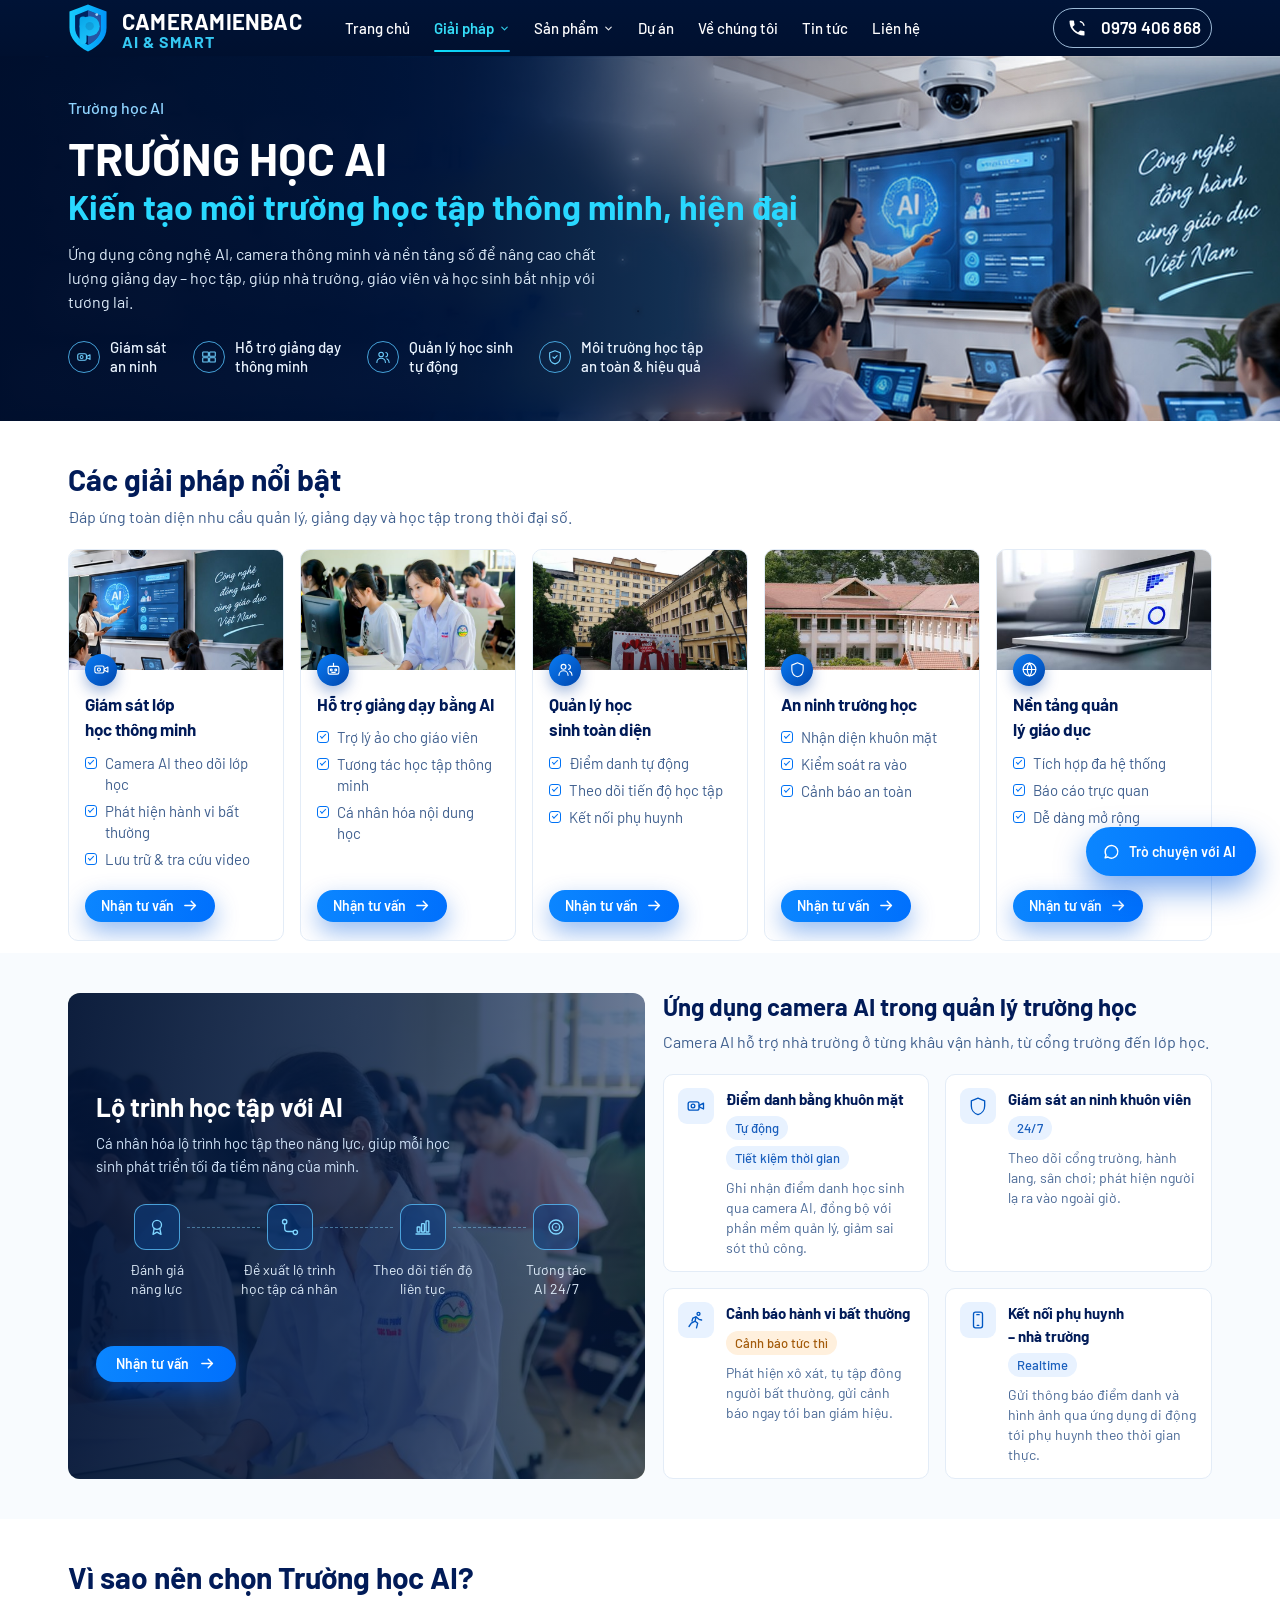
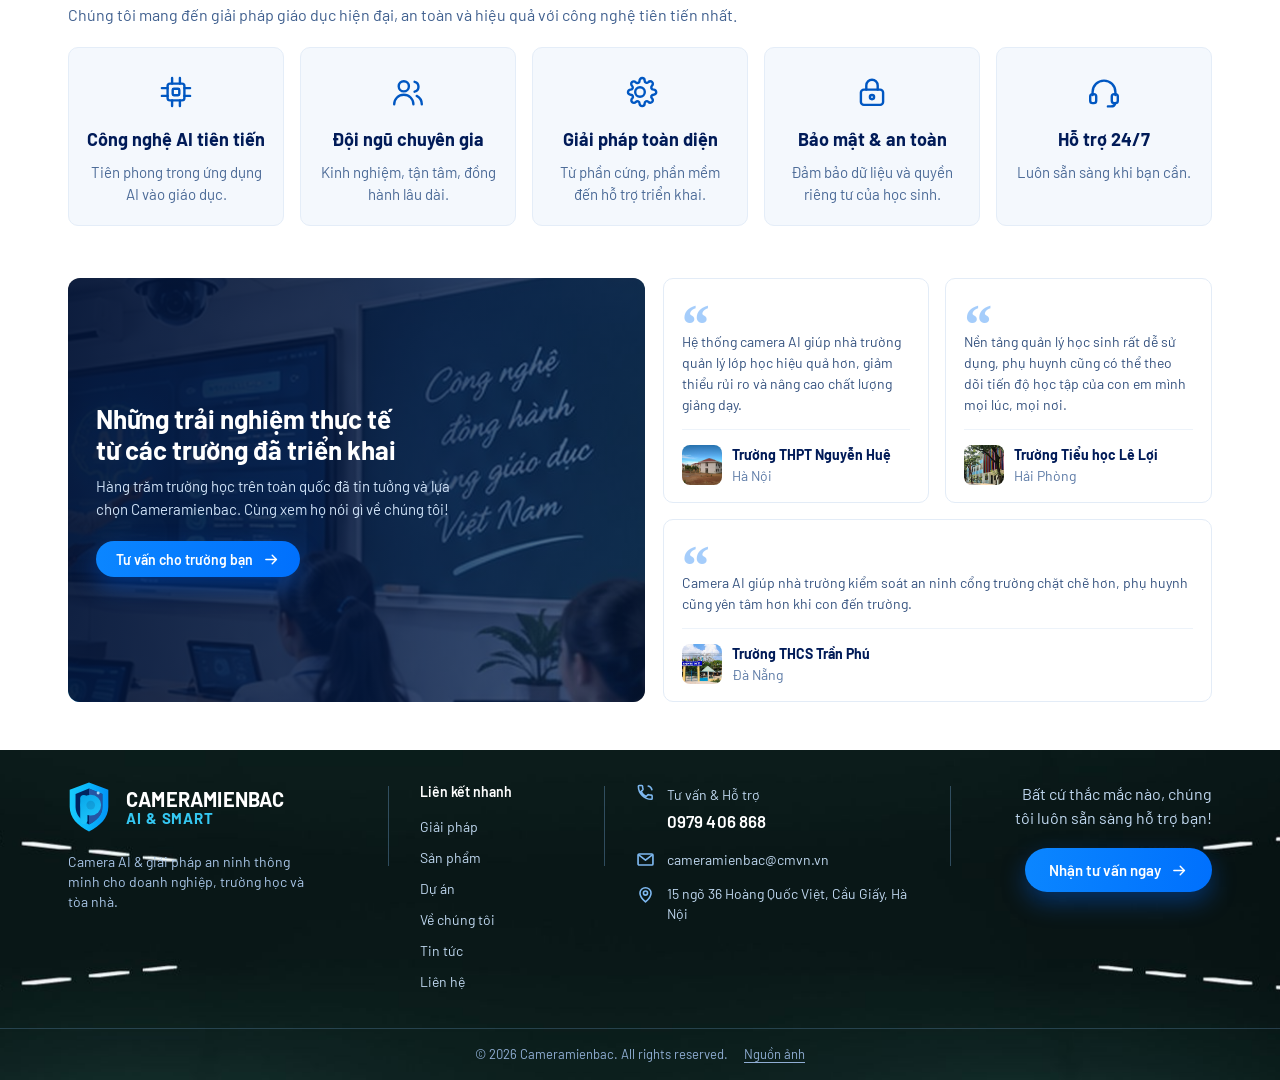
<file: truong-hoc-ai.html>
<!DOCTYPE html>
<html lang="vi">
<head>
<meta charset="utf-8">
<meta name="viewport" content="width=device-width, initial-scale=1">
<title>Trường học AI — Môi trường học tập thông minh | Cameramienbac</title>
<meta name="description" content="Giải pháp trường học AI: giám sát lớp học, điểm danh tự động, hỗ trợ giảng dạy bằng AI và nền tảng quản lý giáo dục.">
<link rel="icon" type="image/svg+xml" href="assets/images/favicon.svg">
<link rel="preconnect" href="https://fonts.googleapis.com">
<link rel="preconnect" href="https://fonts.gstatic.com" crossorigin>
<link href="https://fonts.googleapis.com/css2?family=Barlow:wght@300;400;500;600;700&display=swap" rel="stylesheet">
<link rel="stylesheet" href="assets/css/style.css">
</head>
<body>

<div data-include="partials/header.html"></div>

<main>
  <section class="phero phero--edu">
    <div class="container phero__inner">
      <p class="phero__eyebrow">Trường học AI</p>
      <h1 class="phero__title">Trường học AI<span>Kiến tạo môi trường học tập thông minh, hiện đại</span></h1>
      <p class="phero__lead">Ứng dụng công nghệ AI, camera thông minh và nền tảng số để nâng cao chất lượng giảng dạy – học tập, giúp nhà trường, giáo viên và học sinh bắt nhịp với tương lai.</p>
      <ul class="phero__badges">
          <li class="phero__badge"><i><svg viewBox="0 0 24 24" stroke="currentColor" fill="none" stroke-width="1.6" stroke-linecap="round" stroke-linejoin="round" aria-hidden="true"><rect x="2.6" y="7" width="13" height="10" rx="2.4"/><path d="m16 11.2 5-2.6v7l-5-2.6z"/><circle cx="8.4" cy="12" r="2.2"/></svg></i><span>Giám sát<br>an ninh</span></li>
          <li class="phero__badge"><i><svg viewBox="0 0 24 24" stroke="currentColor" fill="none" stroke-width="1.6" stroke-linecap="round" stroke-linejoin="round" aria-hidden="true"><rect x="2.6" y="4.4" width="8.4" height="6.6" rx="1"/><rect x="13" y="4.4" width="8.4" height="6.6" rx="1"/><rect x="2.6" y="13" width="8.4" height="6.6" rx="1"/><rect x="13" y="13" width="8.4" height="6.6" rx="1"/></svg></i><span>Hỗ trợ giảng dạy<br>thông minh</span></li>
          <li class="phero__badge"><i><svg viewBox="0 0 24 24" stroke="currentColor" fill="none" stroke-width="1.6" stroke-linecap="round" stroke-linejoin="round" aria-hidden="true"><circle cx="9.2" cy="8.2" r="3.4"/><path d="M2.8 20.2a6.4 6.4 0 0 1 12.8 0"/><path d="M16.4 5.2a3.4 3.4 0 0 1 0 6.6M17.8 14.6a6.4 6.4 0 0 1 3.4 5.6"/></svg></i><span>Quản lý học sinh<br>tự động</span></li>
          <li class="phero__badge"><i><svg viewBox="0 0 24 24" stroke="currentColor" fill="none" stroke-width="1.6" stroke-linecap="round" stroke-linejoin="round" aria-hidden="true"><path d="M12 2.6 4 5.8v6.1c0 5 3.4 9.2 8 10.4 4.6-1.2 8-5.4 8-10.4V5.8l-8-3.2Z"/><path d="m8.8 12 2.2 2.2 4.2-4.4"/></svg></i><span>Môi trường học tập<br>an toàn &amp; hiệu quả</span></li>
      </ul>
    </div>
  </section>
  <section class="psec">
    <div class="container">
      <div class="psec__head">
        <h2 class="psec__title">Các giải pháp nổi bật</h2>
        <p class="psec__lead">Đáp ứng toàn diện nhu cầu quản lý, giảng dạy và học tập trong thời đại số.</p>
      </div>
      <div class="grid grid--5">
        <article class="mcard">
          <div class="mcard__media"><img src="assets/images/edu-sol-1.jpg" alt="Giám sát lớp học thông minh" loading="lazy"></div>
          <div class="mcard__body">
            <span class="mcard__badge"><svg viewBox="0 0 24 24" stroke="currentColor" fill="none" stroke-width="1.6" stroke-linecap="round" stroke-linejoin="round" aria-hidden="true"><rect x="2.6" y="7" width="13" height="10" rx="2.4"/><path d="m16 11.2 5-2.6v7l-5-2.6z"/><circle cx="8.4" cy="12" r="2.2"/></svg></span>
            <h3 class="mcard__title">Giám sát lớp học thông minh</h3>
            <ul class="mcard__list">
            <li>Camera AI theo dõi lớp học</li>
            <li>Phát hiện hành vi bất thường</li>
            <li>Lưu trữ &amp; tra cứu video</li>
            </ul>
            <a class="btn btn--solid btn--xs" href="lien-he">Nhận tư vấn <svg viewBox="0 0 24 24" stroke="currentColor" fill="none" stroke-width="2" stroke-linecap="round" stroke-linejoin="round" aria-hidden="true"><path d="M4 12h15m-6-6 6 6-6 6"/></svg></a>
          </div>
        </article>
        <article class="mcard">
          <div class="mcard__media"><img src="assets/images/edu-sol-2.jpg" alt="Hỗ trợ giảng dạy bằng AI" loading="lazy"></div>
          <div class="mcard__body">
            <span class="mcard__badge"><svg viewBox="0 0 24 24" stroke="currentColor" fill="none" stroke-width="1.6" stroke-linecap="round" stroke-linejoin="round" aria-hidden="true"><rect x="4.4" y="7.6" width="15.2" height="11" rx="2.4"/><path d="M12 3.4v4.2"/><circle cx="8.8" cy="12.6" r="1.3"/><circle cx="15.2" cy="12.6" r="1.3"/><path d="M9.6 16h4.8"/></svg></span>
            <h3 class="mcard__title">Hỗ trợ giảng dạy bằng AI</h3>
            <ul class="mcard__list">
            <li>Trợ lý ảo cho giáo viên</li>
            <li>Tương tác học tập thông minh</li>
            <li>Cá nhân hóa nội dung học</li>
            </ul>
            <a class="btn btn--solid btn--xs" href="lien-he">Nhận tư vấn <svg viewBox="0 0 24 24" stroke="currentColor" fill="none" stroke-width="2" stroke-linecap="round" stroke-linejoin="round" aria-hidden="true"><path d="M4 12h15m-6-6 6 6-6 6"/></svg></a>
          </div>
        </article>
        <article class="mcard">
          <div class="mcard__media"><img src="assets/images/edu-sol-3.jpg" alt="Quản lý học sinh toàn diện" loading="lazy"></div>
          <div class="mcard__body">
            <span class="mcard__badge"><svg viewBox="0 0 24 24" stroke="currentColor" fill="none" stroke-width="1.6" stroke-linecap="round" stroke-linejoin="round" aria-hidden="true"><circle cx="9.2" cy="8.2" r="3.4"/><path d="M2.8 20.2a6.4 6.4 0 0 1 12.8 0"/><path d="M16.4 5.2a3.4 3.4 0 0 1 0 6.6M17.8 14.6a6.4 6.4 0 0 1 3.4 5.6"/></svg></span>
            <h3 class="mcard__title">Quản lý học sinh toàn diện</h3>
            <ul class="mcard__list">
            <li>Điểm danh tự động</li>
            <li>Theo dõi tiến độ học tập</li>
            <li>Kết nối phụ huynh</li>
            </ul>
            <a class="btn btn--solid btn--xs" href="lien-he">Nhận tư vấn <svg viewBox="0 0 24 24" stroke="currentColor" fill="none" stroke-width="2" stroke-linecap="round" stroke-linejoin="round" aria-hidden="true"><path d="M4 12h15m-6-6 6 6-6 6"/></svg></a>
          </div>
        </article>
        <article class="mcard">
          <div class="mcard__media"><img src="assets/images/edu-sol-4.jpg" alt="An ninh trường học" loading="lazy"></div>
          <div class="mcard__body">
            <span class="mcard__badge"><svg viewBox="0 0 24 24" stroke="currentColor" fill="none" stroke-width="1.6" stroke-linecap="round" stroke-linejoin="round" aria-hidden="true"><path d="M12 2.6 4 5.8v6.1c0 5 3.4 9.2 8 10.4 4.6-1.2 8-5.4 8-10.4V5.8l-8-3.2Z"/></svg></span>
            <h3 class="mcard__title">An ninh trường học</h3>
            <ul class="mcard__list">
            <li>Nhận diện khuôn mặt</li>
            <li>Kiểm soát ra vào</li>
            <li>Cảnh báo an toàn</li>
            </ul>
            <a class="btn btn--solid btn--xs" href="lien-he">Nhận tư vấn <svg viewBox="0 0 24 24" stroke="currentColor" fill="none" stroke-width="2" stroke-linecap="round" stroke-linejoin="round" aria-hidden="true"><path d="M4 12h15m-6-6 6 6-6 6"/></svg></a>
          </div>
        </article>
        <article class="mcard">
          <div class="mcard__media"><img src="assets/images/edu-sol-5.jpg" alt="Nền tảng quản lý giáo dục" loading="lazy"></div>
          <div class="mcard__body">
            <span class="mcard__badge"><svg viewBox="0 0 24 24" stroke="currentColor" fill="none" stroke-width="1.6" stroke-linecap="round" stroke-linejoin="round" aria-hidden="true"><circle cx="12" cy="12" r="9"/><path d="M3.2 12h17.6M12 3a14 14 0 0 1 0 18M12 3a14 14 0 0 0 0 18"/></svg></span>
            <h3 class="mcard__title">Nền tảng quản lý giáo dục</h3>
            <ul class="mcard__list">
            <li>Tích hợp đa hệ thống</li>
            <li>Báo cáo trực quan</li>
            <li>Dễ dàng mở rộng</li>
            </ul>
            <a class="btn btn--solid btn--xs" href="lien-he">Nhận tư vấn <svg viewBox="0 0 24 24" stroke="currentColor" fill="none" stroke-width="2" stroke-linecap="round" stroke-linejoin="round" aria-hidden="true"><path d="M4 12h15m-6-6 6 6-6 6"/></svg></a>
          </div>
        </article>
      </div>
    </div>
  </section>
  <section class="psec psec--tint">
    <div class="container">
      <div class="split">
        <div class="split__panel">
          <h2 class="split__title">Lộ trình học tập với AI</h2>
          <p class="split__text">Cá nhân hóa lộ trình học tập theo năng lực, giúp mỗi học sinh phát triển tối đa tiềm năng của mình.</p>
          <ul class="steps"><li><i><svg viewBox="0 0 24 24" stroke="currentColor" fill="none" stroke-width="1.6" stroke-linecap="round" stroke-linejoin="round" aria-hidden="true"><circle cx="12" cy="9.4" r="5.4"/><path d="m8.6 13.8-1.4 7 4.8-2.6 4.8 2.6-1.4-7"/></svg></i>Đánh giá<br>năng lực</li><li class="steps__plus">+</li><li><i><svg viewBox="0 0 24 24" stroke="currentColor" fill="none" stroke-width="1.6" stroke-linecap="round" stroke-linejoin="round" aria-hidden="true"><circle cx="5.6" cy="5.6" r="2.6"/><circle cx="18.4" cy="18.4" r="2.6"/><path d="M5.6 8.2v5.2a4 4 0 0 0 4 4h6.2"/></svg></i>Đề xuất lộ trình<br>học tập cá nhân</li><li class="steps__plus">+</li><li><i><svg viewBox="0 0 24 24" stroke="currentColor" fill="none" stroke-width="1.6" stroke-linecap="round" stroke-linejoin="round" aria-hidden="true"><path d="M3.6 20.4h16.8"/><rect x="5" y="12" width="3.4" height="6" rx=".7"/><rect x="10.3" y="8" width="3.4" height="10" rx=".7"/><rect x="15.6" y="4.6" width="3.4" height="13.4" rx=".7"/></svg></i>Theo dõi tiến độ<br>liên tục</li><li class="steps__plus">+</li><li><i><svg viewBox="0 0 24 24" stroke="currentColor" fill="none" stroke-width="1.6" stroke-linecap="round" stroke-linejoin="round" aria-hidden="true"><circle cx="12" cy="12" r="8.4"/><circle cx="12" cy="12" r="4.4"/><circle cx="12" cy="12" r="1" fill="currentColor" stroke="none"/></svg></i>Tương tác<br>AI 24/7</li></ul>
          <a class="btn btn--solid btn--sm" href="lien-he">Nhận tư vấn <svg viewBox="0 0 24 24" stroke="currentColor" fill="none" stroke-width="2" stroke-linecap="round" stroke-linejoin="round" aria-hidden="true"><path d="M4 12h15m-6-6 6 6-6 6"/></svg></a>
        </div>
        <div class="split__side">
          <div class="psec__head">
            <h2 class="psec__title split__title--sm">Ứng dụng camera AI trong quản lý trường học</h2>
            <p class="psec__lead">Camera AI hỗ trợ nhà trường ở từng khâu vận hành, từ cổng trường đến lớp học.</p>
          </div>
          <div class="grid grid--2">
          <article class="course">
            <span class="course__icon"><svg viewBox="0 0 24 24" stroke="currentColor" fill="none" stroke-width="1.6" stroke-linecap="round" stroke-linejoin="round" aria-hidden="true"><rect x="2.6" y="7" width="13" height="10" rx="2.4"/><path d="m16 11.2 5-2.6v7l-5-2.6z"/><circle cx="8.4" cy="12" r="2.2"/></svg></span>
            <div>
              <h3 class="course__title">Điểm danh bằng khuôn mặt</h3>
              <p class="tagrow"><span class="tag">Tự động</span><span class="tag">Tiết kiệm thời gian</span></p>
              <p class="course__text">Ghi nhận điểm danh học sinh qua camera AI, đồng bộ với phần mềm quản lý, giảm sai sót thủ công.</p>
            </div>
          </article>
          <article class="course">
            <span class="course__icon"><svg viewBox="0 0 24 24" stroke="currentColor" fill="none" stroke-width="1.6" stroke-linecap="round" stroke-linejoin="round" aria-hidden="true"><path d="M12 2.6 4 5.8v6.1c0 5 3.4 9.2 8 10.4 4.6-1.2 8-5.4 8-10.4V5.8l-8-3.2Z"/></svg></span>
            <div>
              <h3 class="course__title">Giám sát an ninh khuôn viên</h3>
              <p class="tagrow"><span class="tag">24/7</span></p>
              <p class="course__text">Theo dõi cổng trường, hành lang, sân chơi; phát hiện người lạ ra vào ngoài giờ.</p>
            </div>
          </article>
          <article class="course">
            <span class="course__icon"><svg viewBox="0 0 24 24" stroke="currentColor" fill="none" stroke-width="1.6" stroke-linecap="round" stroke-linejoin="round" aria-hidden="true"><circle cx="15" cy="4.6" r="1.8"/><path d="M12.6 21.4 14 16l-3-2.6.9-5.2 3.7 3 3.1.8"/><path d="M11.9 8.2 8.2 9.8l-1 3.4M11 13.4l-4.6 2.4-2.8 4"/></svg></span>
            <div>
              <h3 class="course__title">Cảnh báo hành vi bất thường</h3>
              <p class="tagrow"><span class="tag tag--warn">Cảnh báo tức thì</span></p>
              <p class="course__text">Phát hiện xô xát, tụ tập đông người bất thường, gửi cảnh báo ngay tới ban giám hiệu.</p>
            </div>
          </article>
          <article class="course">
            <span class="course__icon"><svg viewBox="0 0 24 24" stroke="currentColor" fill="none" stroke-width="1.6" stroke-linecap="round" stroke-linejoin="round" aria-hidden="true"><rect x="6.6" y="2.6" width="10.8" height="18.8" rx="2.4"/><path d="M10.6 5.6h2.8"/><path d="M11 18.4h2"/></svg></span>
            <div>
              <h3 class="course__title">Kết nối phụ huynh – nhà trường</h3>
              <p class="tagrow"><span class="tag">Realtime</span></p>
              <p class="course__text">Gửi thông báo điểm danh và hình ảnh qua ứng dụng di động tới phụ huynh theo thời gian thực.</p>
            </div>
          </article>
          </div>
        </div>
      </div>
    </div>
  </section>
  <section class="psec">
    <div class="container">
      <div class="psec__head">
        <h2 class="psec__title">Vì sao nên chọn Trường học AI?</h2>
        <p class="psec__lead">Chúng tôi mang đến giải pháp giáo dục hiện đại, an toàn và hiệu quả với công nghệ tiên tiến nhất.</p>
      </div>
      <div class="grid grid--5">
        <article class="fcard">
          <span class="fcard__icon"><svg viewBox="0 0 24 24" stroke="currentColor" fill="none" stroke-width="1.6" stroke-linecap="round" stroke-linejoin="round" aria-hidden="true"><rect x="6.4" y="6.4" width="11.2" height="11.2" rx="1.6"/><rect x="9.8" y="9.8" width="4.4" height="4.4" rx=".8"/><path d="M9.4 2.6v3.8M14.6 2.6v3.8M9.4 17.6v3.8M14.6 17.6v3.8M2.6 9.4h3.8M2.6 14.6h3.8M17.6 9.4h3.8M17.6 14.6h3.8"/></svg></span>
          <h3 class="fcard__title">Công nghệ AI tiên tiến</h3>
          <p class="fcard__text">Tiên phong trong ứng dụng AI vào giáo dục.</p>
        </article>
        <article class="fcard">
          <span class="fcard__icon"><svg viewBox="0 0 24 24" stroke="currentColor" fill="none" stroke-width="1.6" stroke-linecap="round" stroke-linejoin="round" aria-hidden="true"><circle cx="9.2" cy="8.2" r="3.4"/><path d="M2.8 20.2a6.4 6.4 0 0 1 12.8 0"/><path d="M16.4 5.2a3.4 3.4 0 0 1 0 6.6M17.8 14.6a6.4 6.4 0 0 1 3.4 5.6"/></svg></span>
          <h3 class="fcard__title">Đội ngũ chuyên gia</h3>
          <p class="fcard__text">Kinh nghiệm, tận tâm, đồng hành lâu dài.</p>
        </article>
        <article class="fcard">
          <span class="fcard__icon"><svg viewBox="0 0 24 24" stroke="currentColor" fill="none" stroke-width="1.6" stroke-linecap="round" stroke-linejoin="round" aria-hidden="true"><circle cx="12" cy="12" r="3.2"/><path d="M19.6 14.6a1.4 1.4 0 0 0 .3 1.5l.1.1a1.7 1.7 0 1 1-2.4 2.4l-.1-.1a1.4 1.4 0 0 0-1.5-.3 1.4 1.4 0 0 0-.9 1.3v.2a1.7 1.7 0 1 1-3.4 0v-.1a1.4 1.4 0 0 0-.9-1.3 1.4 1.4 0 0 0-1.5.3l-.1.1a1.7 1.7 0 1 1-2.4-2.4l.1-.1a1.4 1.4 0 0 0 .3-1.5 1.4 1.4 0 0 0-1.3-.9h-.2a1.7 1.7 0 1 1 0-3.4h.1a1.4 1.4 0 0 0 1.3-.9 1.4 1.4 0 0 0-.3-1.5l-.1-.1a1.7 1.7 0 1 1 2.4-2.4l.1.1a1.4 1.4 0 0 0 1.5.3h.1a1.4 1.4 0 0 0 .9-1.3v-.2a1.7 1.7 0 1 1 3.4 0v.1a1.4 1.4 0 0 0 .9 1.3 1.4 1.4 0 0 0 1.5-.3l.1-.1a1.7 1.7 0 1 1 2.4 2.4l-.1.1a1.4 1.4 0 0 0-.3 1.5v.1a1.4 1.4 0 0 0 1.3.9h.2a1.7 1.7 0 1 1 0 3.4h-.1a1.4 1.4 0 0 0-1.3.9Z"/></svg></span>
          <h3 class="fcard__title">Giải pháp toàn diện</h3>
          <p class="fcard__text">Từ phần cứng, phần mềm đến hỗ trợ triển khai.</p>
        </article>
        <article class="fcard">
          <span class="fcard__icon"><svg viewBox="0 0 24 24" stroke="currentColor" fill="none" stroke-width="1.6" stroke-linecap="round" stroke-linejoin="round" aria-hidden="true"><rect x="4.6" y="10.4" width="14.8" height="10.2" rx="2"/><path d="M8.2 10.4V7.6a3.8 3.8 0 0 1 7.6 0v2.8"/><circle cx="12" cy="15.4" r="1.4"/></svg></span>
          <h3 class="fcard__title">Bảo mật &amp; an toàn</h3>
          <p class="fcard__text">Đảm bảo dữ liệu và quyền riêng tư của học sinh.</p>
        </article>
        <article class="fcard">
          <span class="fcard__icon"><svg viewBox="0 0 24 24" stroke="currentColor" fill="none" stroke-width="1.6" stroke-linecap="round" stroke-linejoin="round" aria-hidden="true"><path d="M4.4 14v-2a7.6 7.6 0 0 1 15.2 0v2"/><rect x="2.8" y="13.4" width="4" height="6" rx="1.6"/><rect x="17.2" y="13.4" width="4" height="6" rx="1.6"/><path d="M19.6 19.4a3 3 0 0 1-3 2.2h-2"/></svg></span>
          <h3 class="fcard__title">Hỗ trợ 24/7</h3>
          <p class="fcard__text">Luôn sẵn sàng khi bạn cần.</p>
        </article>
      </div>
    </div>
  </section>
  <section class="psec psec--last">
    <div class="container">
      <div class="split">
        <div class="split__panel" style="background-image:url('assets/images/edu-sol-1.jpg')">
          <h2 class="split__title">Những trải nghiệm thực tế<br>từ các trường đã triển khai</h2>
          <p class="split__text">Hàng trăm trường học trên toàn quốc đã tin tưởng và lựa chọn Cameramienbac. Cùng xem họ nói gì về chúng tôi!</p>
          <a class="btn btn--solid btn--sm" href="lien-he">Tư vấn cho trường bạn <svg viewBox="0 0 24 24" stroke="currentColor" fill="none" stroke-width="2" stroke-linecap="round" stroke-linejoin="round" aria-hidden="true"><path d="M4 12h15m-6-6 6 6-6 6"/></svg></a>
        </div>
        <div class="grid grid--2">
          <article class="quote">
            <p class="quote__mark">&ldquo;</p>
            <p class="quote__text">Hệ thống camera AI giúp nhà trường quản lý lớp học hiệu quả hơn, giảm thiểu rủi ro và nâng cao chất lượng giảng dạy.</p>
            <p class="quote__by"><img src="assets/images/edu-school-1.jpg" alt="Trường THPT Nguyễn Huệ" loading="lazy"><span><b>Trường THPT Nguyễn Huệ</b><span>Hà Nội</span></span></p>
          </article>
          <article class="quote">
            <p class="quote__mark">&ldquo;</p>
            <p class="quote__text">Nền tảng quản lý học sinh rất dễ sử dụng, phụ huynh cũng có thể theo dõi tiến độ học tập của con em mình mọi lúc, mọi nơi.</p>
            <p class="quote__by"><img src="assets/images/edu-school-2.jpg" alt="Trường Tiểu học Lê Lợi" loading="lazy"><span><b>Trường Tiểu học Lê Lợi</b><span>Hải Phòng</span></span></p>
          </article>
          <article class="quote">
            <p class="quote__mark">&ldquo;</p>
            <p class="quote__text">Camera AI giúp nhà trường kiểm soát an ninh cổng trường chặt chẽ hơn, phụ huynh cũng yên tâm hơn khi con đến trường.</p>
            <p class="quote__by"><img src="assets/images/edu-school-3.jpg" alt="Trường THCS Trần Phú" loading="lazy"><span><b>Trường THCS Trần Phú</b><span>Đà Nẵng</span></span></p>
          </article>
        </div>
      </div>
    </div>
  </section>

</main>

<div data-include="partials/footer.html"></div>

<script src="assets/js/main.js"></script>
</body>
</html>
</file>
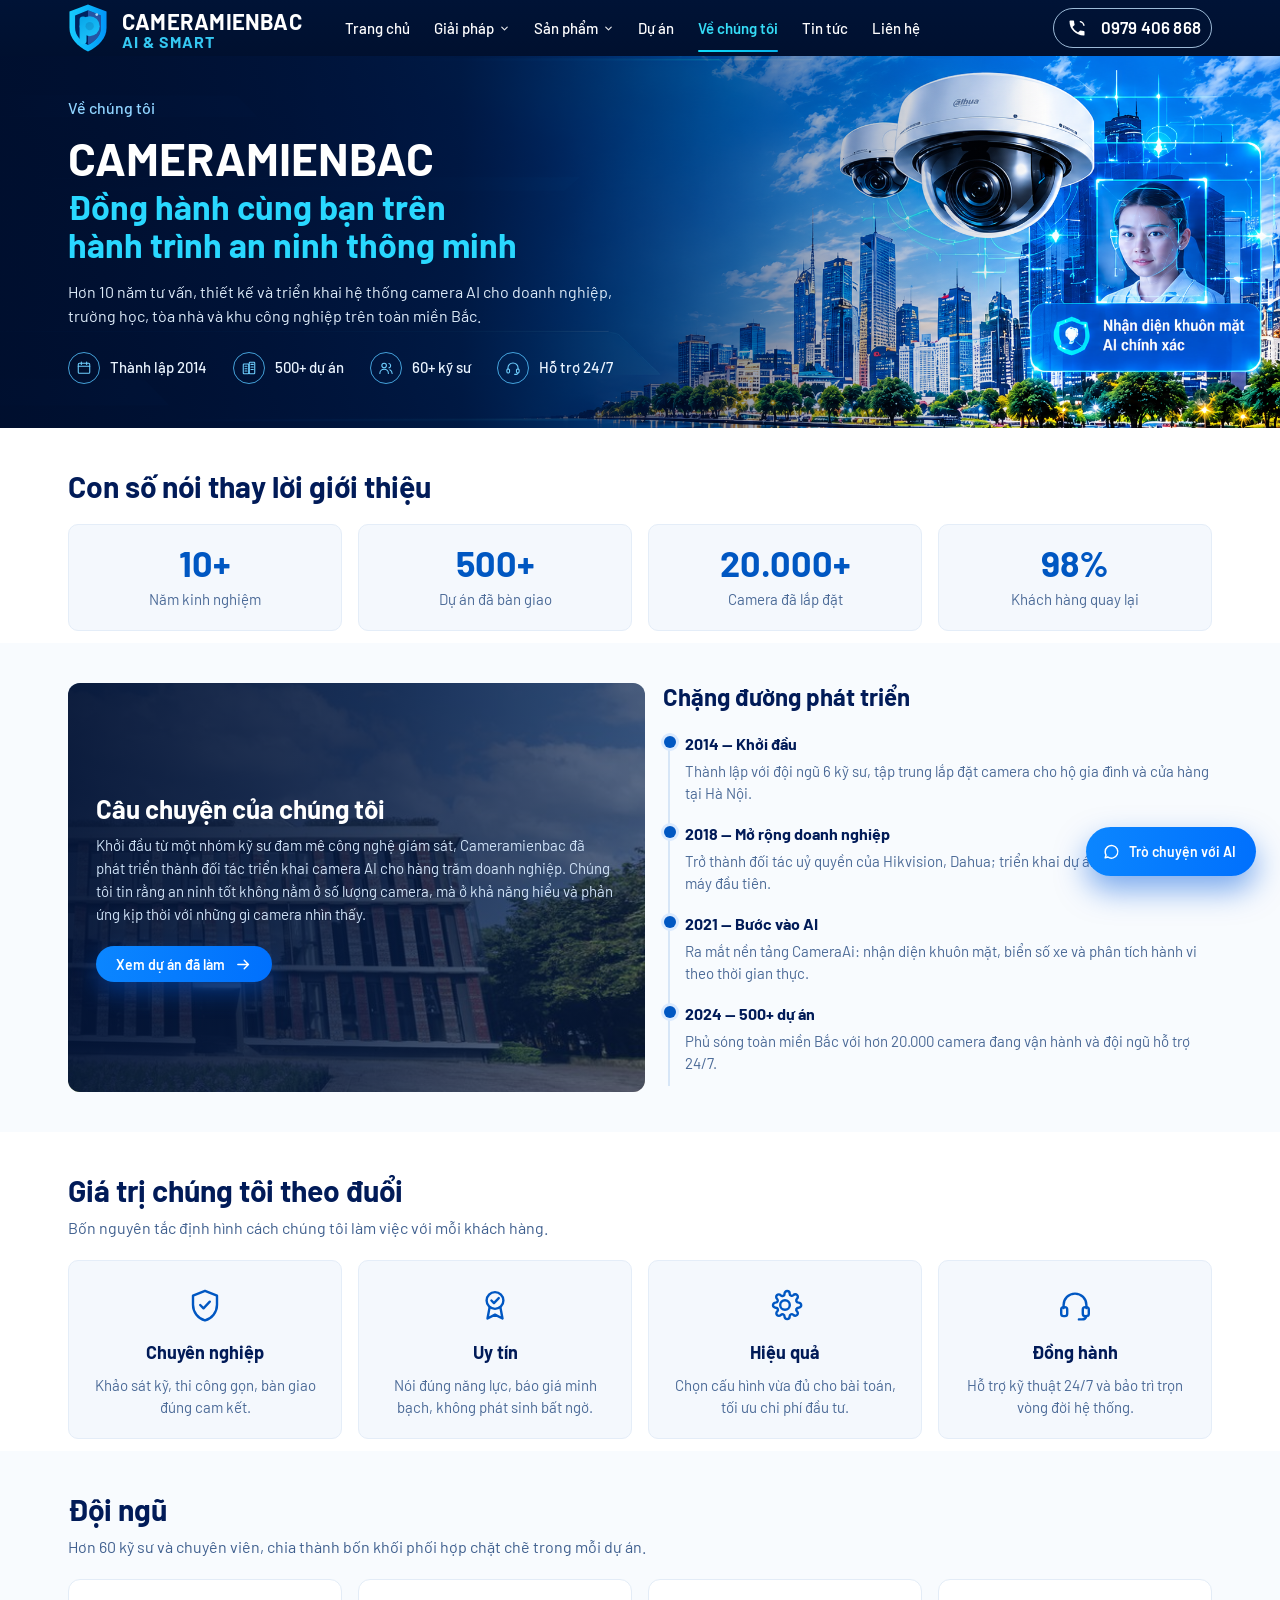
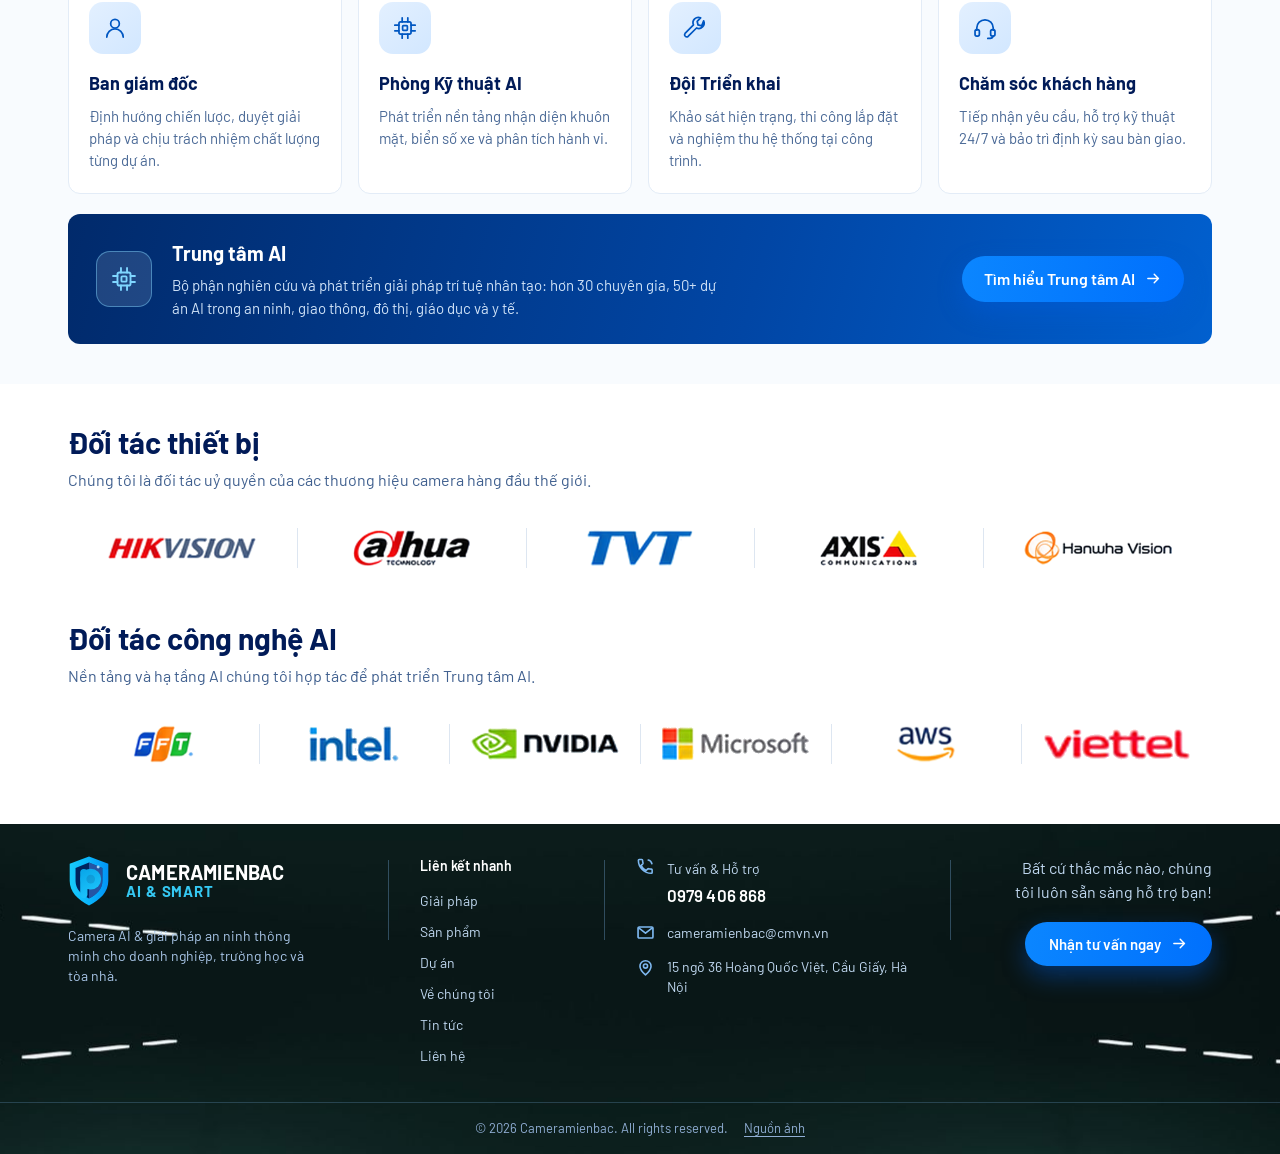
<file: ve-chung-toi.html>
<!DOCTYPE html>
<html lang="vi">
<head>
<meta charset="utf-8">
<meta name="viewport" content="width=device-width, initial-scale=1">
<title>Về chúng tôi — Cameramienbac AI &amp; Smart</title>
<meta name="description" content="Hơn 10 năm tư vấn, thiết kế và triển khai hệ thống camera AI cho doanh nghiệp, trường học và khu công nghiệp miền Bắc.">
<link rel="icon" type="image/svg+xml" href="assets/images/favicon.svg">
<link rel="preconnect" href="https://fonts.googleapis.com">
<link rel="preconnect" href="https://fonts.gstatic.com" crossorigin>
<link href="https://fonts.googleapis.com/css2?family=Barlow:wght@300;400;500;600;700&display=swap" rel="stylesheet">
<link rel="stylesheet" href="assets/css/style.css">
</head>
<body>

<div data-include="partials/header.html"></div>

<main>
  <section class="phero phero--all">
    <div class="container phero__inner">
      <p class="phero__eyebrow">Về chúng tôi</p>
      <h1 class="phero__title">Cameramienbac<span>Đồng hành cùng bạn trên hành trình an ninh thông minh</span></h1>
      <p class="phero__lead">Hơn 10 năm tư vấn, thiết kế và triển khai hệ thống camera AI cho doanh nghiệp, trường học, tòa nhà và khu công nghiệp trên toàn miền Bắc.</p>
      <ul class="phero__badges">
          <li class="phero__badge"><i><svg viewBox="0 0 24 24" stroke="currentColor" fill="none" stroke-width="1.6" stroke-linecap="round" stroke-linejoin="round" aria-hidden="true"><rect x="3.4" y="5" width="17.2" height="15" rx="1.6"/><path d="M3.4 9.4h17.2M8 3v3.6M16 3v3.6"/></svg></i><span>Thành lập 2014</span></li>
          <li class="phero__badge"><i><svg viewBox="0 0 24 24" stroke="currentColor" fill="none" stroke-width="1.6" stroke-linecap="round" stroke-linejoin="round" aria-hidden="true"><rect x="3.4" y="6" width="8.2" height="14.6" rx="1"/><rect x="12.4" y="3.4" width="8.2" height="17.2" rx="1"/><path d="M6 9.4h3M6 13h3M6 16.6h3M15 6.6h3.4M15 10.4h3.4M15 14.2h3.4"/></svg></i><span>500+ dự án</span></li>
          <li class="phero__badge"><i><svg viewBox="0 0 24 24" stroke="currentColor" fill="none" stroke-width="1.6" stroke-linecap="round" stroke-linejoin="round" aria-hidden="true"><circle cx="9.2" cy="8.2" r="3.4"/><path d="M2.8 20.2a6.4 6.4 0 0 1 12.8 0"/><path d="M16.4 5.2a3.4 3.4 0 0 1 0 6.6M17.8 14.6a6.4 6.4 0 0 1 3.4 5.6"/></svg></i><span>60+ kỹ sư</span></li>
          <li class="phero__badge"><i><svg viewBox="0 0 24 24" stroke="currentColor" fill="none" stroke-width="1.6" stroke-linecap="round" stroke-linejoin="round" aria-hidden="true"><path d="M4.4 14v-2a7.6 7.6 0 0 1 15.2 0v2"/><rect x="2.8" y="13.4" width="4" height="6" rx="1.6"/><rect x="17.2" y="13.4" width="4" height="6" rx="1.6"/><path d="M19.6 19.4a3 3 0 0 1-3 2.2h-2"/></svg></i><span>Hỗ trợ 24/7</span></li>
      </ul>
    </div>
  </section>
  <section class="psec">
    <div class="container">
      <div class="psec__head">
        <h2 class="psec__title">Con số nói thay lời giới thiệu</h2>
        
      </div>
      <div class="stat-grid">
        <div class="stat"><b>10+</b><span>Năm kinh nghiệm</span></div>
        <div class="stat"><b>500+</b><span>Dự án đã bàn giao</span></div>
        <div class="stat"><b>20.000+</b><span>Camera đã lắp đặt</span></div>
        <div class="stat"><b>98%</b><span>Khách hàng quay lại</span></div>
      </div>
    </div>
  </section>
  <section class="psec psec--tint">
    <div class="container">
      <div class="split">
        <div class="split__panel split__panel--about">
          <h2 class="split__title">Câu chuyện của chúng tôi</h2>
          <p class="split__text split__text--wide">Khởi đầu từ một nhóm kỹ sư đam mê công nghệ giám sát, Cameramienbac đã phát triển thành đối tác triển khai camera AI cho hàng trăm doanh nghiệp. Chúng tôi tin rằng an ninh tốt không nằm ở số lượng camera, mà ở khả năng hiểu và phản ứng kịp thời với những gì camera nhìn thấy.</p>
          <a class="btn btn--solid btn--sm" href="du-an">Xem dự án đã làm <svg viewBox="0 0 24 24" stroke="currentColor" fill="none" stroke-width="2" stroke-linecap="round" stroke-linejoin="round" aria-hidden="true"><path d="M4 12h15m-6-6 6 6-6 6"/></svg></a>
        </div>
        <div class="split__side">
          <div class="psec__head"><h2 class="psec__title split__title--sm">Chặng đường phát triển</h2></div>
          <ul class="timeline">
            <li><b>2014 — Khởi đầu</b><p>Thành lập với đội ngũ 6 kỹ sư, tập trung lắp đặt camera cho hộ gia đình và cửa hàng tại Hà Nội.</p></li>
            <li><b>2018 — Mở rộng doanh nghiệp</b><p>Trở thành đối tác uỷ quyền của Hikvision, Dahua; triển khai dự án tòa nhà và nhà máy đầu tiên.</p></li>
            <li><b>2021 — Bước vào AI</b><p>Ra mắt nền tảng CameraAi: nhận diện khuôn mặt, biển số xe và phân tích hành vi theo thời gian thực.</p></li>
            <li><b>2024 — 500+ dự án</b><p>Phủ sóng toàn miền Bắc với hơn 20.000 camera đang vận hành và đội ngũ hỗ trợ 24/7.</p></li>
          </ul>
        </div>
      </div>
    </div>
  </section>
  <section class="psec">
    <div class="container">
      <div class="psec__head">
        <h2 class="psec__title">Giá trị chúng tôi theo đuổi</h2>
        <p class="psec__lead">Bốn nguyên tắc định hình cách chúng tôi làm việc với mỗi khách hàng.</p>
      </div>
      <div class="grid grid--4">
        <article class="fcard">
          <span class="fcard__icon"><svg viewBox="0 0 24 24" stroke="currentColor" fill="none" stroke-width="1.6" stroke-linecap="round" stroke-linejoin="round" aria-hidden="true"><path d="M12 2.6 4 5.8v6.1c0 5 3.4 9.2 8 10.4 4.6-1.2 8-5.4 8-10.4V5.8l-8-3.2Z"/><path d="m8.8 12 2.2 2.2 4.2-4.4"/></svg></span>
          <h3 class="fcard__title">Chuyên nghiệp</h3>
          <p class="fcard__text">Khảo sát kỹ, thi công gọn, bàn giao đúng cam kết.</p>
        </article>
        <article class="fcard">
          <span class="fcard__icon"><svg viewBox="0 0 24 24" stroke="currentColor" fill="none" stroke-width="1.6" stroke-linecap="round" stroke-linejoin="round" aria-hidden="true"><circle cx="12" cy="9" r="5.6"/><path d="m9.6 9 1.7 1.7 3.2-3.3"/><path d="M8.4 13.6 7 21l5-2.6 5 2.6-1.4-7.4"/></svg></span>
          <h3 class="fcard__title">Uy tín</h3>
          <p class="fcard__text">Nói đúng năng lực, báo giá minh bạch, không phát sinh bất ngờ.</p>
        </article>
        <article class="fcard">
          <span class="fcard__icon"><svg viewBox="0 0 24 24" stroke="currentColor" fill="none" stroke-width="1.6" stroke-linecap="round" stroke-linejoin="round" aria-hidden="true"><circle cx="12" cy="12" r="3.2"/><path d="M19.6 14.6a1.4 1.4 0 0 0 .3 1.5l.1.1a1.7 1.7 0 1 1-2.4 2.4l-.1-.1a1.4 1.4 0 0 0-1.5-.3 1.4 1.4 0 0 0-.9 1.3v.2a1.7 1.7 0 1 1-3.4 0v-.1a1.4 1.4 0 0 0-.9-1.3 1.4 1.4 0 0 0-1.5.3l-.1.1a1.7 1.7 0 1 1-2.4-2.4l.1-.1a1.4 1.4 0 0 0 .3-1.5 1.4 1.4 0 0 0-1.3-.9h-.2a1.7 1.7 0 1 1 0-3.4h.1a1.4 1.4 0 0 0 1.3-.9 1.4 1.4 0 0 0-.3-1.5l-.1-.1a1.7 1.7 0 1 1 2.4-2.4l.1.1a1.4 1.4 0 0 0 1.5.3h.1a1.4 1.4 0 0 0 .9-1.3v-.2a1.7 1.7 0 1 1 3.4 0v.1a1.4 1.4 0 0 0 .9 1.3 1.4 1.4 0 0 0 1.5-.3l.1-.1a1.7 1.7 0 1 1 2.4 2.4l-.1.1a1.4 1.4 0 0 0-.3 1.5v.1a1.4 1.4 0 0 0 1.3.9h.2a1.7 1.7 0 1 1 0 3.4h-.1a1.4 1.4 0 0 0-1.3.9Z"/></svg></span>
          <h3 class="fcard__title">Hiệu quả</h3>
          <p class="fcard__text">Chọn cấu hình vừa đủ cho bài toán, tối ưu chi phí đầu tư.</p>
        </article>
        <article class="fcard">
          <span class="fcard__icon"><svg viewBox="0 0 24 24" stroke="currentColor" fill="none" stroke-width="1.6" stroke-linecap="round" stroke-linejoin="round" aria-hidden="true"><path d="M4.4 14v-2a7.6 7.6 0 0 1 15.2 0v2"/><rect x="2.8" y="13.4" width="4" height="6" rx="1.6"/><rect x="17.2" y="13.4" width="4" height="6" rx="1.6"/><path d="M19.6 19.4a3 3 0 0 1-3 2.2h-2"/></svg></span>
          <h3 class="fcard__title">Đồng hành</h3>
          <p class="fcard__text">Hỗ trợ kỹ thuật 24/7 và bảo trì trọn vòng đời hệ thống.</p>
        </article>
      </div>
    </div>
  </section>
  <section class="psec psec--tint">
    <div class="container">
      <div class="psec__head">
        <h2 class="psec__title">Đội ngũ</h2>
        <p class="psec__lead">Hơn 60 kỹ sư và chuyên viên, chia thành bốn khối phối hợp chặt chẽ trong mỗi dự án.</p>
      </div>
      <div class="grid grid--4">
        <article class="team">
          <span class="team__icon"><svg viewBox="0 0 24 24" stroke="currentColor" fill="none" stroke-width="1.6" stroke-linecap="round" stroke-linejoin="round" aria-hidden="true"><circle cx="12" cy="8" r="4"/><path d="M4.4 20.4a7.6 7.6 0 0 1 15.2 0"/></svg></span>
          <h3 class="team__title">Ban giám đốc</h3>
          <p class="team__text">Định hướng chiến lược, duyệt giải pháp và chịu trách nhiệm chất lượng từng dự án.</p>
        </article>
        <article class="team">
          <span class="team__icon"><svg viewBox="0 0 24 24" stroke="currentColor" fill="none" stroke-width="1.6" stroke-linecap="round" stroke-linejoin="round" aria-hidden="true"><rect x="6.4" y="6.4" width="11.2" height="11.2" rx="1.6"/><rect x="9.8" y="9.8" width="4.4" height="4.4" rx=".8"/><path d="M9.4 2.6v3.8M14.6 2.6v3.8M9.4 17.6v3.8M14.6 17.6v3.8M2.6 9.4h3.8M2.6 14.6h3.8M17.6 9.4h3.8M17.6 14.6h3.8"/></svg></span>
          <h3 class="team__title">Phòng Kỹ thuật AI</h3>
          <p class="team__text">Phát triển nền tảng nhận diện khuôn mặt, biển số xe và phân tích hành vi.</p>
        </article>
        <article class="team">
          <span class="team__icon"><svg viewBox="0 0 24 24" stroke="currentColor" fill="none" stroke-width="1.6" stroke-linecap="round" stroke-linejoin="round" aria-hidden="true"><path d="M20 5.4a5 5 0 0 1-6.6 6.6L5.6 19.8a2 2 0 0 1-2.8-2.8l7.8-7.8A5 5 0 0 1 17.2 2.6L14 5.8l.8 3.4 3.4.8L20 5.4Z"/></svg></span>
          <h3 class="team__title">Đội Triển khai</h3>
          <p class="team__text">Khảo sát hiện trạng, thi công lắp đặt và nghiệm thu hệ thống tại công trình.</p>
        </article>
        <article class="team">
          <span class="team__icon"><svg viewBox="0 0 24 24" stroke="currentColor" fill="none" stroke-width="1.6" stroke-linecap="round" stroke-linejoin="round" aria-hidden="true"><path d="M4.4 14v-2a7.6 7.6 0 0 1 15.2 0v2"/><rect x="2.8" y="13.4" width="4" height="6" rx="1.6"/><rect x="17.2" y="13.4" width="4" height="6" rx="1.6"/><path d="M19.6 19.4a3 3 0 0 1-3 2.2h-2"/></svg></span>
          <h3 class="team__title">Chăm sóc khách hàng</h3>
          <p class="team__text">Tiếp nhận yêu cầu, hỗ trợ kỹ thuật 24/7 và bảo trì định kỳ sau bàn giao.</p>
        </article>
      </div>
      <div class="teamai">
        <span class="teamai__icon"><svg viewBox="0 0 24 24" stroke="currentColor" fill="none" stroke-width="1.6" stroke-linecap="round" stroke-linejoin="round" aria-hidden="true"><rect x="6.4" y="6.4" width="11.2" height="11.2" rx="1.6"/><rect x="9.8" y="9.8" width="4.4" height="4.4" rx=".8"/><path d="M9.4 2.6v3.8M14.6 2.6v3.8M9.4 17.6v3.8M14.6 17.6v3.8M2.6 9.4h3.8M2.6 14.6h3.8M17.6 9.4h3.8M17.6 14.6h3.8"/></svg></span>
        <div class="teamai__body">
          <h3 class="teamai__title">Trung tâm AI</h3>
          <p class="teamai__text">Bộ phận nghiên cứu và phát triển giải pháp trí tuệ nhân tạo: hơn 30 chuyên gia, 50+ dự án AI trong an ninh, giao thông, đô thị, giáo dục và y tế.</p>
        </div>
        <a class="btn btn--solid teamai__cta" href="trung-tam-ai">Tìm hiểu Trung tâm AI <svg viewBox="0 0 24 24" stroke="currentColor" fill="none" stroke-width="2" stroke-linecap="round" stroke-linejoin="round" aria-hidden="true"><path d="M4 12h15m-6-6 6 6-6 6"/></svg></a>
      </div>
    </div>
  </section>
  <section class="psec psec--last">
    <div class="container">
      <div class="psec__head">
        <h2 class="psec__title">Đối tác thiết bị</h2>
        <p class="psec__lead">Chúng tôi là đối tác uỷ quyền của các thương hiệu camera hàng đầu thế giới.</p>
      </div>
      <div class="partners__list">
        <div class="partners__item"><img src="assets/images/partner-hikvision.png" alt="Hikvision" loading="lazy"></div>
        <div class="partners__item"><img src="assets/images/partner-dahua.png" alt="Dahua Technology" loading="lazy"></div>
        <div class="partners__item"><img src="assets/images/partner-tvt.png" alt="TVT" loading="lazy"></div>
        <div class="partners__item"><img src="assets/images/partner-axis.png" alt="Axis Communications" loading="lazy"></div>
        <div class="partners__item"><img src="assets/images/partner-hanwha.png" alt="Hanwha Vision" loading="lazy"></div>
      </div>
      <div class="psec__head psec__head--spaced">
        <h2 class="psec__title">Đối tác công nghệ AI</h2>
        <p class="psec__lead">Nền tảng và hạ tầng AI chúng tôi hợp tác để phát triển Trung tâm AI.</p>
      </div>
      <div class="partners__list">
        <div class="partners__item"><img src="assets/images/brand-fpt.png" alt="FPT" loading="lazy"></div>
        <div class="partners__item"><img src="assets/images/brand-intel.png" alt="Intel" loading="lazy"></div>
        <div class="partners__item"><img src="assets/images/brand-nvidia.png" alt="NVIDIA" loading="lazy"></div>
        <div class="partners__item"><img src="assets/images/brand-microsoft.png" alt="Microsoft" loading="lazy"></div>
        <div class="partners__item"><img src="assets/images/brand-aws.png" alt="AWS" loading="lazy"></div>
        <div class="partners__item"><img src="assets/images/brand-viettel.png" alt="Viettel" loading="lazy"></div>
      </div>
    </div>
  </section>

</main>

<div data-include="partials/footer.html"></div>

<script src="assets/js/main.js"></script>
</body>
</html>
</file>
<file: assets/css/style.css>
/* ==========================================================================
   Cameramienbac — AI & SMART
   Static clone of assets/design/trang-chu.png
   Reference viewport: 1024px (content container = 968px)
   ========================================================================== */

/* --------------------------------------------------------------------------
   1. Tokens
   -------------------------------------------------------------------------- */
:root {
  /* Brand blues */
  --navy-950: #00102f;
  --navy-900: #001336;
  --navy-850: #001741;
  --navy-800: #001b4a;
  --blue-800: #0043a0;
  --blue-700: #0147a8;
  --blue-600: #0057c2;
  --blue-500: #0072f5;
  --blue-400: #1e8bff;
  --cyan-400: #29d8ff;
  --cyan-300: #4ae6ff;

  /* Ink */
  --ink-title: #011b58;
  --ink-body: #16356f;
  --ink-muted: #4a6491;
  --ink-invert: #ffffff;

  /* Surfaces */
  --surface: #ffffff;
  --surface-tint: #f8fbfe;

  /* Layout */
  --container: 1200px;
  --gutter: 28px;

  /* Type */
  --font-display: "Barlow", system-ui, -apple-system, "Segoe UI", sans-serif;
  --font-ui: "Barlow", system-ui, -apple-system, "Segoe UI", sans-serif;

  --radius-card: 10px;
  --radius-pill: 999px;
}

/* --------------------------------------------------------------------------
   2. Base
   -------------------------------------------------------------------------- */
*,
*::before,
*::after { box-sizing: border-box; }

html { -webkit-text-size-adjust: 100%; scroll-behavior: smooth; }

body {
  margin: 0;
  background: var(--surface);
  color: var(--ink-body);
  font-family: var(--font-ui);
  font-size: 16px;
  line-height: 1.5;
  -webkit-font-smoothing: antialiased;
  -moz-osx-font-smoothing: grayscale;
}

/* Components set their own display (flex/grid), which would otherwise beat
   the UA rule for [hidden] and keep JS-hidden elements on screen. */
[hidden] { display: none !important; }

img { max-width: 100%; display: block; }

/* safety net: an inline icon without an explicit size never blows up */
svg { flex: none; }
svg:not([width]) { width: 1em; height: 1em; }

a { color: inherit; text-decoration: none; }

button { font: inherit; color: inherit; background: none; border: 0; cursor: pointer; }

h1, h2, h3, p, figure { margin: 0; }

ul { margin: 0; padding: 0; list-style: none; }

:focus-visible {
  outline: 2px solid var(--cyan-400);
  outline-offset: 3px;
}

.container {
  width: 100%;
  max-width: var(--container);
  margin-inline: auto;
  padding-inline: var(--gutter);
}

.sr-only {
  position: absolute;
  width: 1px; height: 1px;
  padding: 0; margin: -1px;
  overflow: hidden; clip: rect(0 0 0 0);
  white-space: nowrap; border: 0;
}

/* Display type helper */
.display {
  font-family: var(--font-display);
  font-weight: 700;
  letter-spacing: 0;
}

/* --------------------------------------------------------------------------
   3. Brand lockup (shared: header / hero / footer)
   -------------------------------------------------------------------------- */
.brand {
  display: inline-flex;
  align-items: center;
  gap: 14px;
  line-height: 1;
}

.brand__mark {
  display: block;
  width: 39px;
  height: 47px;
  flex: none;
}

.brand__text {
  display: flex;
  flex-direction: column;
  gap: 2px;
}

.brand__name {
  font-family: var(--font-display);
  font-weight: 700;
  font-size: 22px;
  line-height: 1;
  letter-spacing: .01em;
  color: #fff;
}

.brand__sub {
  font-family: var(--font-display);
  font-weight: 700;
  font-size: 16px;
  line-height: 1;
  letter-spacing: .06em;
  color: #35c8f2;
}

/* --------------------------------------------------------------------------
   4. Header
   -------------------------------------------------------------------------- */
.site-header {
  position: sticky;
  top: 0;
  z-index: 60;
  background: linear-gradient(180deg, var(--navy-900) 0%, var(--navy-950) 100%);
}

.header__inner {
  display: flex;
  align-items: center;
  height: 56px;
  padding-left: var(--gutter);
}

.header__brand .brand__mark { width: 40px; height: 48px; }
.header__brand .brand__text { position: relative; top: 2px; }

.main-nav {
  display: flex;
  align-items: center;
  gap: 24px;
  margin-left: 43px;
}

.nav-link {
  position: relative;
  display: inline-flex;
  align-items: center;
  gap: 5px;
  padding: 20px 0 19px;
  font-size: 15px;
  font-weight: 500;
  color: #fdfdfe;
  white-space: nowrap;
  transition: color .18s ease;
}

.nav-link svg { flex: none; opacity: .9; }

.nav-link::after {
  content: "";
  position: absolute;
  left: 0; right: 0; bottom: 7px;
  height: 2px;
  border-radius: 2px;
  background: linear-gradient(90deg, #0fe0fb, #06b4ea);
  opacity: 0;
  transition: opacity .18s ease;
}

@media (hover: hover) { .nav-link:hover { color: var(--cyan-300); } }

.nav-link.is-active {
  color: #35dcf7;
  font-weight: 600;
}

.nav-link.is-active::after { opacity: 1; }

.has-sub > .nav-link svg { transition: transform .2s ease; }

/* Desktop with a real pointer: chevron follows the hover dropdown. */
@media (hover: hover) and (min-width: 1024px) {
  .has-sub:hover > .nav-link svg,
  .has-sub:focus-within > .nav-link svg { transform: rotate(180deg); }
}

.nav-group__menu .nav-group__overview { display: none; }
.nav-toggle__close { display: none; }
.nav-toggle[aria-expanded="true"] .nav-toggle__open { display: none; }
.nav-toggle[aria-expanded="true"] .nav-toggle__close { display: block; }

.header__phone {
  display: inline-flex;
  align-items: center;
  gap: 14px;
  flex: none;
  height: 40px;
  margin-left: auto;
  white-space: nowrap;
  padding: 0 10px 0 13px;
  border: 1.3px solid rgba(196, 228, 255, .8);
  border-radius: var(--radius-pill);
  font-size: 17px;
  font-weight: 600;
  letter-spacing: .01em;
  color: #fff;
  transition: background-color .2s ease, border-color .2s ease;
}

.header__phone:hover {
  background: rgba(46, 130, 224, .22);
  border-color: rgba(120, 200, 245, .9);
}

/* dropdown ------------------------------------------------------------- */
.nav-group { position: relative; }

.nav-group__menu {
  position: absolute;
  top: 100%;
  left: -14px;
  min-width: 216px;
  padding: 8px 0;
  margin: 0;
  background: #fff;
  border-radius: 8px;
  box-shadow: 0 18px 40px rgba(0, 24, 70, .22);
  opacity: 0;
  visibility: hidden;
  transform: translateY(6px);
  transition: opacity .18s ease, transform .18s ease, visibility .18s;
}

.nav-group:hover .nav-group__menu,
.nav-group:focus-within .nav-group__menu {
  opacity: 1;
  visibility: visible;
  transform: translateY(0);
}

.nav-group__menu a {
  display: block;
  padding: 9px 18px;
  font-size: 15px;
  color: var(--ink-body);
}

.nav-group__menu a:hover,
.nav-group__menu a.is-current { background: #eef5fd; color: var(--blue-600); }
.nav-group__menu a.is-current { font-weight: 600; }

body.nav-locked { overflow: hidden; }

@keyframes navSub { from { opacity: 0; transform: translateY(-4px); } to { opacity: 1; transform: none; } }
@media (prefers-reduced-motion: reduce) { .nav-group.is-open .nav-group__menu { animation: none; } }

.nav-toggle { display: none; }

/* --------------------------------------------------------------------------
   5. Hero
   -------------------------------------------------------------------------- */
.hero {
  position: relative;
  min-height: 372px;
  background: #001741 url("../images/hero-bg.jpg") center top / cover no-repeat;
  overflow: hidden;
}

.hero::before {
  content: "";
  position: absolute;
  inset: 0;
  z-index: 1;
  background: linear-gradient(90deg, rgba(0,8,28,.92) 0%, rgba(0,12,40,.8) 45%, rgba(0,14,46,.4) 70%, rgba(0,20,60,0) 100%);
}

.hero__grid {
  position: relative;
  z-index: 2;
  display: grid;
  grid-template-columns: 1.05fr .95fr;
  align-items: center;
  gap: 32px;
  padding-block: 40px;
  min-height: 372px;
}

.hero__eyebrow {
  display: flex;
  flex-direction: column;
  gap: 3px;
  font-size: 13px;
  font-weight: 600;
  letter-spacing: .02em;
  text-transform: uppercase;
  color: #8fd4ff;
}

.hero__eyebrow span:last-child { color: #fff; font-weight: 700; }

.hero__title {
  margin-top: 10px;
  font-family: var(--font-display);
  font-weight: 700;
  font-size: 40px;
  line-height: 47px;
  letter-spacing: 0;
  color: #fff;
  text-transform: uppercase;
}

.hero__title span {
  display: block;
  color: var(--cyan-400);
}

.hero__tags {
  display: flex;
  flex-wrap: wrap;
  align-items: center;
  gap: 12px;
  margin-top: 12px;
  font-size: 16px;
  font-weight: 600;
  letter-spacing: .005em;
  color: #fff;
}

.hero__tags li { display: flex; align-items: center; gap: 12px; }

.hero__tags li + li::before {
  content: "";
  width: 5px; height: 5px;
  border-radius: 50%;
  background: #17e0ff;
  flex: none;
}

.hero__lead {
  max-width: 460px;
  margin-top: 14px;
  font-size: 15px;
  font-weight: 400;
  line-height: 22px;
  color: #fff;
}

.hero__actions {
  display: flex;
  align-items: center;
  flex-wrap: wrap;
  gap: 21px;
  margin-top: 22px;
}

/* --- hero visual (right column) ------------------------------------------ */
.hero__visual { position: relative; min-height: 420px; }

.hero__badges {
  position: absolute;
  inset: 0;
  z-index: 2;
}

.hero__badge-item {
  position: absolute;
  display: inline-flex;
  align-items: center;
  gap: 7px;
  padding: 8px 13px;
  background: rgba(0, 20, 56, .62);
  border: 1px solid rgba(255, 255, 255, .25);
  border-radius: var(--radius-pill);
  backdrop-filter: blur(3px);
  font-size: 13.5px;
  font-weight: 600;
  color: #fff;
  white-space: nowrap;
  box-shadow: 0 8px 18px rgba(0, 10, 40, .35);
}

.hero__badge-item svg { flex: none; width: 15px; height: 15px; color: var(--cyan-300); }

.hero__badge-item--1 { top: 8%;  left: 2%; }
.hero__badge-item--2 { top: 32%; left: 4%; }
.hero__badge-item--3 { top: 56%; left: 1%; }
.hero__badge-item--4 { top: 80%; left: 5%; }

.hero-agent {
  position: absolute;
  top: 4%;
  right: 0;
  z-index: 3;
  width: 258px;
  padding: 16px;
  background: rgba(4, 16, 40, .88);
  border: 1px solid rgba(255, 255, 255, .14);
  border-radius: 16px;
  backdrop-filter: blur(6px);
  box-shadow: 0 20px 40px rgba(0, 8, 32, .45);
}

.hero-agent__head {
  display: flex;
  align-items: center;
  gap: 8px;
  font-size: 13.5px;
  font-weight: 700;
  letter-spacing: .01em;
  color: #fff;
}

.hero-agent__head svg { flex: none; width: 20px; height: 20px; color: var(--cyan-300); }

.hero-agent__intro {
  margin-top: 8px;
  font-size: 13.5px;
  line-height: 17px;
  color: #b9cde6;
}

.hero-agent__options {
  display: flex;
  flex-direction: column;
  gap: 6px;
  margin-top: 10px;
}

.hero-agent__options a {
  display: flex;
  align-items: center;
  justify-content: space-between;
  gap: 6px;
  padding: 8px 10px;
  background: rgba(255, 255, 255, .06);
  border-radius: 9px;
  font-size: 13px;
  line-height: 15px;
  color: #dbe9fb;
  transition: background-color .18s ease;
}

.hero-agent__options a:hover { background: rgba(255, 255, 255, .14); }
.hero-agent__options a svg { flex: none; width: 12px; height: 12px; color: var(--cyan-300); }

.hero-agent__input {
  display: flex;
  align-items: center;
  justify-content: space-between;
  gap: 8px;
  margin-top: 10px;
  padding: 9px 12px;
  background: rgba(255, 255, 255, .07);
  border-radius: var(--radius-pill);
  font-size: 11.5px;
  color: #7f95b8;
}

.hero-agent__input svg { flex: none; width: 15px; height: 15px; color: var(--cyan-300); }

.hero-agent__field {
  flex: 1;
  min-width: 0;
  background: none;
  border: none;
  outline: none;
  font-family: inherit;
  font-size: 11.5px;
  color: #fff;
}

.hero-agent__field::placeholder { color: #7f95b8; }

.hero-agent__send {
  flex: none;
  display: inline-flex;
  align-items: center;
  justify-content: center;
  padding: 0;
  background: none;
  border: none;
  cursor: pointer;
}

.hero-agent__send svg { flex: none; width: 15px; height: 15px; color: var(--cyan-300); }

.hero-agent__status {
  display: flex;
  align-items: center;
  gap: 6px;
  margin: 10px 0 0;
  font-size: 12.5px;
  color: #7bd99a;
}

.hero-agent__status i {
  width: 6px; height: 6px;
  border-radius: 50%;
  background: #3fe07a;
  box-shadow: 0 0 0 3px rgba(63, 224, 122, .25);
}

.floating-chatbtn {
  position: fixed;
  right: 24px;
  bottom: 24px;
  z-index: 80;
  display: inline-flex;
  align-items: center;
  gap: 8px;
  padding: 14px 20px 14px 16px;
  background: linear-gradient(97deg, #0b86ff 0%, #0070fd 100%);
  border-radius: var(--radius-pill);
  font-size: 14px;
  font-weight: 600;
  color: #fff;
  box-shadow: 0 14px 30px rgba(0, 92, 224, .5);
  transition: transform .18s ease, box-shadow .18s ease;
}

.floating-chatbtn:hover { transform: translateY(-3px); box-shadow: 0 18px 36px rgba(0, 92, 224, .55); }
.floating-chatbtn svg { flex: none; width: 19px; height: 19px; }

.chatbox {
  position: fixed;
  right: 24px;
  bottom: 96px;
  z-index: 90;
}

.chatbox__panel {
  display: flex;
  flex-direction: column;
  width: 360px;
  max-width: calc(100vw - 32px);
  height: 480px;
  max-height: calc(100vh - 140px);
  background: rgba(4, 16, 40, .97);
  border: 1px solid rgba(255, 255, 255, .14);
  border-radius: 18px;
  backdrop-filter: blur(10px);
  box-shadow: 0 24px 48px rgba(0, 8, 32, .5);
  overflow: hidden;
}

.chatbox__head {
  display: flex;
  align-items: center;
  justify-content: space-between;
  gap: 10px;
  padding: 14px 16px;
  background: linear-gradient(97deg, #0b86ff 0%, #0070fd 100%);
  flex: none;
}

.chatbox__head-info { display: flex; align-items: center; gap: 10px; }

.chatbox__avatar {
  display: inline-flex;
  align-items: center;
  justify-content: center;
  flex: none;
  width: 34px;
  height: 34px;
  background: rgba(255, 255, 255, .18);
  border-radius: 50%;
}

.chatbox__avatar svg { width: 19px; height: 19px; color: #fff; }

.chatbox__title { font-size: 13.5px; font-weight: 700; color: #fff; }

.chatbox__status {
  display: flex;
  align-items: center;
  gap: 5px;
  margin-top: 2px;
  font-size: 11px;
  color: rgba(255, 255, 255, .85);
}

.chatbox__status i {
  width: 6px;
  height: 6px;
  border-radius: 50%;
  background: #3fe07a;
  box-shadow: 0 0 0 3px rgba(63, 224, 122, .3);
}

.chatbox__close {
  display: inline-flex;
  align-items: center;
  justify-content: center;
  flex: none;
  width: 28px;
  height: 28px;
  background: rgba(255, 255, 255, .14);
  border: none;
  border-radius: 50%;
  color: #fff;
  cursor: pointer;
  transition: background-color .15s ease;
}

.chatbox__close:hover { background: rgba(255, 255, 255, .26); }
.chatbox__close svg { width: 15px; height: 15px; }

.chatbox__messages {
  flex: 1;
  display: flex;
  flex-direction: column;
  gap: 10px;
  padding: 16px;
  overflow-y: auto;
}

.chatbox__msg {
  max-width: 85%;
  padding: 9px 12px;
  border-radius: 13px;
  font-size: 13.5px;
  line-height: 18px;
}

.chatbox__msg--bot {
  align-self: flex-start;
  background: rgba(255, 255, 255, .08);
  border-bottom-left-radius: 4px;
  color: #dbe9fb;
}

.chatbox__msg--user {
  align-self: flex-end;
  background: linear-gradient(97deg, #0b86ff 0%, #0070fd 100%);
  border-bottom-right-radius: 4px;
  color: #fff;
}

.chatbox__msg--typing { display: inline-flex; align-items: center; gap: 4px; padding: 11px 14px; }

.chatbox__msg--typing i {
  width: 5px;
  height: 5px;
  border-radius: 50%;
  background: #9fb4d6;
  animation: chatbox-typing 1s ease-in-out infinite;
}

.chatbox__msg--typing i:nth-child(2) { animation-delay: .15s; }
.chatbox__msg--typing i:nth-child(3) { animation-delay: .3s; }

@keyframes chatbox-typing {
  0%, 60%, 100% { opacity: .35; transform: translateY(0); }
  30% { opacity: 1; transform: translateY(-2px); }
}

.chatbox__form {
  display: flex;
  align-items: center;
  gap: 8px;
  padding: 12px;
  border-top: 1px solid rgba(255, 255, 255, .1);
  flex: none;
}

.chatbox__input {
  flex: 1;
  min-width: 0;
  padding: 10px 14px;
  background: rgba(255, 255, 255, .07);
  border: none;
  border-radius: var(--radius-pill);
  font-family: inherit;
  font-size: 13.5px;
  color: #fff;
  outline: none;
}

.chatbox__input::placeholder { color: #7f95b8; }

.chatbox__send {
  display: inline-flex;
  align-items: center;
  justify-content: center;
  flex: none;
  width: 36px;
  height: 36px;
  background: linear-gradient(97deg, #0b86ff 0%, #0070fd 100%);
  border: none;
  border-radius: 50%;
  color: #fff;
  cursor: pointer;
  transition: transform .15s ease;
}

.chatbox__send:hover { transform: translateY(-2px); }
.chatbox__send svg { width: 15px; height: 15px; }

/* --------------------------------------------------------------------------
   6. Buttons
   -------------------------------------------------------------------------- */
.btn {
  display: inline-flex;
  align-items: center;
  justify-content: center;
  gap: 16px;
  height: 52px;
  padding: 0 24px;
  border-radius: var(--radius-pill);
  font-size: 16px;
  font-weight: 600;
  white-space: nowrap;
  transition: transform .18s ease, box-shadow .18s ease, background-color .18s ease;
}

.btn svg { flex: none; width: 17px; height: 17px; }

.hero__actions .btn--primary { width: 197px; }
.hero__actions .btn--ghost   { width: 184px; gap: 13px; }

.btn--primary {
  background: linear-gradient(97deg, #0b7cff 0%, #0f6cfb 40%, #0043fe 100%);
  color: #fff;
  box-shadow: 0 8px 22px rgba(0, 78, 220, .38);
}

.btn--primary:hover { transform: translateY(-2px); box-shadow: 0 12px 28px rgba(0, 78, 220, .48); }

.btn--ghost {
  border: 1.5px solid rgba(255, 255, 255, .92);
  color: #fff;
}

.btn--ghost:hover { background: rgba(255, 255, 255, .12); }

.btn--solid { background: linear-gradient(97deg, #0b86ff 0%, #0070fd 100%); color: #fff; box-shadow: 0 10px 24px rgba(0, 92, 224, .42); }
.btn--solid:hover { transform: translateY(-2px); }

.btn--sm { height: 36px; padding: 0 20px; font-size: 14px; gap: 10px; width: auto; margin-top: 20px; }

.btn--xs { height: 32px; padding: 0 16px; font-size: 14px; gap: 8px; width: auto; margin-top: 12px; }

/* --------------------------------------------------------------------------
   7. Problems ("Anh đang giải quyết bài toán nào?")
   -------------------------------------------------------------------------- */
.problems { padding: 24px 0 32px; background: var(--surface); }

.section-title {
  font-family: var(--font-ui);
  font-weight: 700;
  font-size: 34px;
  line-height: 1.1;
  letter-spacing: 0;
  color: var(--ink-title);
}

.problems__head {
  display: flex;
  align-items: center;
  justify-content: space-between;
  gap: 16px;
}


.problems__head .link-more { margin-top: 0; }

.problems__grid {
  display: grid;
  grid-template-columns: repeat(5, 1fr);
  gap: 12px;
  margin-top: 20px;
}

.pcard {
  position: relative;
  display: flex;
  flex-direction: column;
  min-height: 326px;
  border-radius: var(--radius-card);
  overflow: hidden;
  background: linear-gradient(160deg, #0052b8 0%, #0047a6 60%, #003c8f 100%);
  box-shadow: 0 10px 24px rgba(0, 46, 120, .13);
  transition: transform .22s ease, box-shadow .22s ease;
}

.pcard:hover {
  transform: translateY(-4px);
  box-shadow: 0 18px 34px rgba(0, 46, 120, .26);
}

.pcard__media {
  position: relative;
  height: 144px;
  flex: none;
  overflow: hidden;
}

.pcard__media::after {
  content: "";
  position: absolute;
  inset: 0;
  background: linear-gradient(180deg, rgba(0, 30, 80, 0) 55%, rgba(0, 40, 100, .35) 100%);
}

.pcard__media img {
  width: 100%;
  height: 100%;
  object-fit: cover;
  transition: transform .45s ease;
}

.pcard:hover .pcard__media img { transform: scale(1.06); }

/* Badge lives in the body (not the media) so the image's overflow:hidden
   can't clip its lower half. */
.pcard__badge {
  position: absolute;
  left: 16px;
  top: -24px;
  z-index: 2;
  display: inline-flex;
  align-items: center;
  justify-content: center;
  width: 48px; height: 48px;
  background: #fff;
  border: 3px solid #0052b8;
  border-radius: 50%;
  color: var(--blue-600);
  box-shadow: 0 8px 18px rgba(0, 20, 60, .3);
  transition: background-color .22s ease, color .22s ease;
}

.pcard__badge svg { width: 22px; height: 22px; }

.pcard:hover .pcard__badge { background: var(--cyan-400); color: #00235f; }

.pcard__body {
  position: relative;
  flex: 1;
  display: flex;
  flex-direction: column;
  padding: 36px 16px 18px;
  color: #fff;
}

.pcard__title {
  margin-top: 0;
  font-family: var(--font-display);
  font-weight: 700;
  font-size: 18px;
  line-height: 1.15;
  letter-spacing: 0;
  color: #fff;
}

.pcard__text {
  margin-top: 10px;
  font-size: 14px;
  font-weight: 400;
  line-height: 20px;
  color: #f2f8ff;
  flex: 1;
}

.pcard__link {
  display: inline-flex;
  align-items: center;
  gap: 6px;
  margin-top: 12px;
  font-size: 13px;
  font-weight: 600;
  color: #cfe2f7;
  transition: gap .18s ease, color .18s ease;
}

.pcard__link svg { flex: none; width: 14px; height: 14px; }
.pcard__link:hover { gap: 10px; color: #fff; }

/* --------------------------------------------------------------------------
   7b. Trust bar
   -------------------------------------------------------------------------- */
.trustbar { padding: 22px 0; background: linear-gradient(180deg, #001a4d, #001338); }

.trustbar__list {
  display: grid;
  grid-template-columns: repeat(4, 1fr);
}

.trustbar__item {
  position: relative;
  display: flex;
  align-items: center;
  gap: 12px;
  padding: 0 20px;
}

.trustbar__item:first-child { padding-left: 0; }
.trustbar__item:last-child { padding-right: 0; }

.trustbar__item + .trustbar__item::before {
  content: "";
  position: absolute;
  left: 0;
  top: 2px;
  bottom: 2px;
  width: 1px;
  background: rgba(255, 255, 255, .15);
}

.trustbar__icon {
  display: inline-flex;
  align-items: center;
  justify-content: center;
  flex: none;
  width: 42px; height: 42px;
  border-radius: 50%;
  background: rgba(255, 255, 255, .08);
  color: var(--cyan-300);
}

.trustbar__icon svg { width: 21px; height: 21px; }

.trustbar__title { display: block; font-size: 14px; font-weight: 700; color: #fff; }
.trustbar__text { display: block; margin-top: 2px; font-size: 13.5px; line-height: 18px; color: #a9c6e8; }

/* --------------------------------------------------------------------------
   8. Why us
   -------------------------------------------------------------------------- */
.whyus {
  position: relative;
  height: auto;
  padding: 48px 0 56px;
  background:
    linear-gradient(180deg, rgba(0, 18, 52, .86) 0%, rgba(0, 24, 66, .72) 55%, rgba(0, 30, 80, .6) 100%),
    #0150b3 url("../images/whyus-bg.jpg") center / cover no-repeat;
}

.whyus__head { max-width: 620px; margin-bottom: 28px; }

.whyus__title {
  font-family: var(--font-ui);
  font-size: 30px;
  font-weight: 700;
  line-height: 1.15;
  color: #fff;
}

.whyus__lead {
  margin-top: 10px;
  font-size: 15px;
  line-height: 22px;
  color: #cfe2f7;
}

.whyus .fcard {
  background: rgba(255, 255, 255, .96);
}

.fcard__num {
  display: inline-flex;
  align-items: center;
  justify-content: center;
  width: 44px; height: 44px;
  border-radius: 50%;
  background: linear-gradient(135deg, #0a7cf5, #0046ad);
  color: #fff;
  font-family: var(--font-display);
  font-weight: 700;
  font-size: 18px;
  box-shadow: 0 6px 14px rgba(0, 60, 160, .3);
}

/* --------------------------------------------------------------------------
   9. Solution panel
   -------------------------------------------------------------------------- */
.solution { background: var(--surface); }

.solution__panel {
  position: relative;
  height: 234px;
  margin-right: max(var(--gutter), calc((100vw - var(--container)) / 2));
  overflow: hidden;
  background: #f7fafd url("../images/solution-panel.jpg") right top / auto 100% no-repeat;
}

.solution__content {
  position: relative;
  z-index: 2;
  width: 100%;
  max-width: var(--container);
  margin-inline: auto;
  padding: 36px var(--gutter) 0 calc(var(--gutter) + 12px);
}

.solution__title {
  font-size: 27px;
  font-weight: 700;
  line-height: 1;
  color: var(--ink-title);
}

.solution__text {
  max-width: 424px;
  margin-top: 17px;
  font-size: 16px;
  font-weight: 400;
  line-height: 24px;
  color: #17376f;
}

.solution__content .btn {
  width: 178px;
  height: 44px;
  margin-top: 17px;
  padding: 0;
  gap: 13px;
  font-size: 15px;
}

/* --------------------------------------------------------------------------
   10. Partners
   -------------------------------------------------------------------------- */
.partners { padding: 40px 0 48px; background: var(--surface); }


.partners__title {
  font-size: 30px;
  font-weight: 700;
  line-height: 1.2;
  color: var(--ink-title);
}

.partners__lead {
  margin-top: 8px;
  font-size: 16px;
  font-weight: 400;
  color: #3f5f92;
}

.partners__list {
  display: grid;
  grid-auto-flow: column;
  grid-auto-columns: minmax(0, 1fr);
  align-items: center;
  margin-top: 24px;
}

.partners__item {
  position: relative;
  display: flex;
  align-items: center;
  justify-content: center;
  height: 64px;
  padding: 0 18px;
}

.partners__item + .partners__item::before {
  content: "";
  position: absolute;
  left: 0;
  top: 12px;
  height: 40px;
  border-left: 1px solid #dde6f1;
}

/* Logos are trimmed to their artwork, so one height cap keeps them visually
   even; very wide wordmarks are held back by max-width instead. */
.partners__item img {
  width: auto;
  height: auto;
  max-height: 38px;
  max-width: min(150px, 100%);
  object-fit: contain;
  transition: transform .2s ease;
}

.partners__item:hover img { transform: scale(1.05); }

/* --------------------------------------------------------------------------
   11. Footer
   -------------------------------------------------------------------------- */
.site-footer {
  background: #001338 url("../images/footer-bg.jpg") center / cover no-repeat;
  color: #fff;
}

.footer__inner {
  display: grid;
  grid-template-columns: 1.1fr 0.7fr 1.2fr 1fr;
  gap: 32px;
  min-height: 172px;
  padding-block: 32px 36px;
  align-items: start;
}

.footer__col { position: relative; padding-top: 0; }

.footer__col + .footer__col::before {
  content: "";
  position: absolute;
  left: 0;
  top: 4px;
  height: 80px;
  border-left: 1px solid rgba(120, 175, 225, .35);
}

.footer__col--brand { padding-left: 0; }
.footer__col--links { padding-left: 32px; }
.footer__col--contact { padding-left: 32px; }
.footer__col--cta { padding-left: 32px; text-align: right; }

.footer__tagline { margin-top: 14px; max-width: 240px; font-size: 14px; line-height: 20px; color: #a9c6e8; }

.footer__label.footer__label--head { display: block; margin-bottom: 14px; font-size: 14px; font-weight: 600; color: #fff; }

.footer__links { display: flex; flex-direction: column; gap: 10px; }
.footer__links a { font-size: 14px; color: #c0d8f0; }
.footer__links a:hover { color: var(--cyan-300); }

.footer__bottom { border-top: 1px solid rgba(120, 175, 225, .25); }
.footer__bottom-inner { padding-block: 16px; font-size: 13px; color: #90aed4; text-align: center; }

.site-footer .brand { gap: 16px; margin-top: 0; }
.site-footer .brand__mark { width: 42px; height: 50px; }
.site-footer .brand__name { font-size: 20px; }
.site-footer .brand__sub  { font-size: 15px; }

.footer__social {
  display: flex;
  gap: 12px;
  margin-top: 28px;
}

.footer__social a {
  display: inline-flex;
  align-items: center;
  justify-content: center;
  width: 32px; height: 32px;
  border-radius: 50%;
  background: rgba(255, 255, 255, .12);
  color: #fff;
  transition: transform .2s ease, background-color .2s ease;
}

.footer__social a:hover { transform: translateY(-2px); background: var(--cyan-300); }

.footer__row {
  display: flex;
  align-items: flex-start;
  gap: 12px;
  margin-bottom: 14px;
}

.footer__row svg { flex: none; margin-top: 1px; color: #7eb8f0; }

.footer__label {
  font-size: 14px;
  font-weight: 400;
  line-height: 1.4;
  color: #c0d8f0;
}

.footer__phone {
  display: block;
  margin-top: 3px;
  font-size: 17px;
  font-weight: 600;
  letter-spacing: .01em;
  color: #fff;
}

.footer__mail {
  font-size: 14px;
  font-weight: 400;
  color: #c0d8f0;
}

.footer__mail:hover { color: var(--cyan-300); }
.footer__addr { font-size: 14px; line-height: 20px; color: #c0d8f0; }

.footer__cta-text {
  margin-top: 0;
  max-width: 300px;
  margin-left: auto;
  font-size: 16px;
  text-wrap: balance;
  font-weight: 400;
  line-height: 24px;
  color: #c0d8f0;
}

.footer__col--cta .btn {
  width: auto;
  height: 44px;
  margin-top: 18px;
  padding: 0 24px;
  gap: 10px;
  font-size: 15px;
  margin-left: auto;
}

/* Narrow desktop (1024-1199px): the full nav + phone pill don't fit, so
   tighten the nav and collapse the phone pill to its icon. */
@media (min-width: 1024px) and (max-width: 1199px) {
  .main-nav { gap: 18px; margin-left: 28px; }
  .header__phone { width: 40px; padding: 0; justify-content: center; gap: 0; }
  .header__phone-num { display: none; }
}

/* --------------------------------------------------------------------------
   12. Responsive
   -------------------------------------------------------------------------- */
@media (max-width: 1023px) {
  .nav-toggle {
    display: inline-flex;
    align-items: center;
    justify-content: center;
    width: 40px; height: 40px;
    margin-left: auto;
    color: #fff;
  }

  .main-nav {
    position: absolute;
    top: 56px;
    left: 0;
    right: 0;
    max-height: calc(100dvh - 56px);
    overflow-y: auto;
    -webkit-overflow-scrolling: touch;
    flex-direction: column;
    align-items: stretch;
    gap: 0;
    margin: 0;
    padding: 8px 0;
    background: #00163e;
    box-shadow: 0 18px 30px rgba(0, 12, 40, .35);
    display: none;
  }

  .main-nav.is-open { display: flex; }

  .nav-link { padding: 12px 28px; }
  .nav-link::after { display: none; }

  .nav-group__menu {
    position: static;
    opacity: 1;
    visibility: visible;
    transform: none;
    background: transparent;
    box-shadow: none;
    padding: 0 0 6px;
    display: none;
  }

  /* parent row: full-width tap target, chevron on the right, rotates only
     when the submenu is actually open */
  .has-sub > .nav-link { justify-content: space-between; width: 100%; }
  .has-sub > .nav-link svg { width: 14px; height: 14px; }
  .nav-group.is-open > .nav-link { color: var(--cyan-300); background: rgba(255, 255, 255, .04); }
  .nav-group.is-open > .nav-link svg { transform: rotate(180deg); }
  .nav-link:active { background: rgba(255, 255, 255, .06); }

  .nav-group.is-open .nav-group__menu { display: block; animation: navSub .18s ease; }
  .nav-group__menu a { padding: 12px 28px 12px 44px; color: #cfe2f6; }
  .nav-group__menu a:active,
  .nav-group__menu a.is-current { background: rgba(255, 255, 255, .06); color: #fff; }
  .nav-group__menu .nav-group__overview { display: block; font-weight: 600; }
  .main-nav { overscroll-behavior: contain; }
  .nav-toggle { border-radius: 8px; -webkit-tap-highlight-color: transparent; }
  .nav-toggle:active { background: rgba(255, 255, 255, .08); }

  .header__phone { margin-left: 12px; order: 3; flex: none; }
  .header__inner { padding-left: var(--gutter); }

  .problems__grid { grid-template-columns: repeat(6, minmax(0, 1fr)); gap: 16px; }
  .problems__grid > .pcard { grid-column: span 2; }
  .problems__grid > .pcard:nth-child(n+4) { grid-column: span 3; }
  .problems__title { padding-left: 0; }

  .whyus { padding: 36px 0 40px; }

  .footer__inner { grid-template-columns: 1fr 1fr; gap: 28px 0; padding-block: 28px 32px; }
  .footer__col--links, .footer__col--contact { padding-left: 0; }
  .footer__col--cta { grid-column: 1 / -1; padding-left: 0; text-align: left; }
  .footer__col--cta::before { display: none; }
  .footer__cta-text { margin-left: 0; }
  .footer__col--cta .btn { margin-left: 0; }

  .solution__panel {
    height: auto;
    margin-right: 0;
    padding-bottom: 24vw;
    background-position: center bottom;
    background-size: 100% auto;
  }



  .pcard__text,
  .pcard:nth-child(3) .pcard__text,
  .pcard:nth-child(4) .pcard__text { width: auto; }

  .hero__grid { grid-template-columns: 1fr; padding-block: 32px; min-height: 0; }
  .hero { min-height: 0; }
  .hero__visual { display: none; }

  /* Single-column layout: the left-to-right desktop scrim no longer tracks
     where the text sits, so swap it for a flat wash that keeps contrast
     across the full width regardless of copy length (see rule further down
     for .phero, which is defined later in the cascade). */
  .hero::before {
    background: linear-gradient(180deg, rgba(0, 10, 34, .82) 0%, rgba(0, 14, 44, .88) 100%);
  }

  .trustbar__list { grid-template-columns: repeat(2, 1fr); row-gap: 18px; }
  .trustbar__item:nth-child(odd) { padding-left: 0; }
  .trustbar__item:nth-child(3)::before { display: none; }
}

@media (max-width: 719px) {
  .header__phone {
    width: 40px;
    padding: 0;
    justify-content: center;
    gap: 0;
  }

  .header__phone-num { display: none; }

  .nav-toggle { margin-left: auto; }

  .floating-chatbtn { right: 16px; bottom: 16px; padding: 13px; gap: 0; font-size: 0; border-radius: 50%; }
  .floating-chatbtn svg { width: 21px; height: 21px; }

  .chatbox { right: 12px; left: 12px; bottom: 84px; }
  .chatbox__panel { width: 100%; height: 65vh; max-height: 65vh; }

  .hero__grid { padding-block: 24px 30px; }
  .hero__title { font-size: 31px; line-height: 1.18; }
  .hero__tags { flex-wrap: wrap; gap: 8px; font-size: 14px; }
  .hero__tags li + li::before { display: none; }
  .hero__tags li { padding: 4px 11px; border: 1px solid rgba(127, 214, 255, .4); border-radius: 999px; background: rgba(10, 60, 130, .35); }
  .hero__actions { flex-direction: column; align-items: stretch; gap: 12px; }
  .hero__actions .btn { width: 100%; justify-content: center; }

  .problems__head { flex-direction: column; align-items: flex-start; gap: 8px; }
  .problems__grid { grid-template-columns: 1fr; }
  .problems__grid > .pcard,
  .problems__grid > .pcard:nth-child(n+4) { grid-column: auto; }
  .pcard { min-height: 0; }
  .pcard__media { height: 168px; }
  .pcard__text { flex: none; }
  .pcard__title { white-space: normal; }
  .pcard__text { max-width: none; }

  .trustbar__list { grid-template-columns: 1fr; row-gap: 18px; }
  .trustbar__item { padding-left: 0; }
  .trustbar__item::before { display: none; }

  .partners__list { grid-auto-flow: row; grid-template-columns: repeat(2, minmax(0, 1fr)); gap: 8px 0; }
  .partners__item:nth-child(odd)::before { display: none; }
  .partners__item:last-child:nth-child(odd) { grid-column: 1 / -1; }
  .partners__item { height: 56px; }
  .partners__item img { max-height: 30px; max-width: min(130px, 100%); }
  .partners { padding-bottom: 32px; }

  .footer__inner { grid-template-columns: 1fr; gap: 24px; padding-block: 24px 28px; }
  .footer__col + .footer__col::before { display: none; }
  .footer__col--links, .footer__col--contact { padding-left: 0; }
  .footer__col--cta { text-align: left; }
  .footer__cta-text { margin-left: 0; }
  .footer__col--cta .btn { margin-left: 0; }

  .solution__content { padding: 26px var(--gutter) 0; max-width: none; }
}

@media (prefers-reduced-motion: reduce) {
  *, *::before, *::after {
    animation-duration: .001ms !important;
    transition-duration: .001ms !important;
  }
}

/* ==========================================================================
   13. Inner pages (Giải pháp / Sản phẩm)
   ========================================================================== */

/* --- page hero ---------------------------------------------------------- */
.phero {
  position: relative;
  background: #001741 center / cover no-repeat;
  color: #fff;
}

.phero--bld { background-image: url("../images/sol-bld-hero.jpg"); }
.phero--news { background-image: url("../images/sol-bld-hero.jpg"); }
.phero--edu { background-image: url("../images/sol-edu-hero.jpg"); }
.phero--all { background-image: url("../images/sol-all-hero.jpg"); }
.phero--prd { background-image: url("../images/prd-hero.jpg"); }

.phero::before {
  content: "";
  position: absolute;
  inset: 0;
  background: linear-gradient(90deg, rgba(0,14,44,.94) 0%, rgba(0,16,50,.86) 36%, rgba(0,18,56,.35) 62%, rgba(0,20,60,0) 82%);
}

.phero--news::before { background: linear-gradient(90deg, rgba(3,20,56,.95) 0%, rgba(5,60,92,.84) 38%, rgba(5,82,112,.4) 64%, rgba(0,20,60,0) 86%); }

.phero__inner {
  position: relative;
  padding-block: 40px 44px;
}

.phero__inner > * { max-width: 760px; }

.phero__eyebrow {
  font-size: 16px;
  font-weight: 500;
  color: #8fd4ff;
}

.phero__eyebrow strong { color: #fff; font-weight: 700; }

.phero__title {
  margin-top: 12px;
  font-size: 46px;
  font-weight: 700;
  line-height: 1.12;
  text-transform: uppercase;
  color: #fff;
}

.phero__title span {
  display: block;
  margin-top: 4px;
  font-size: 34px;
  text-transform: none;
  color: var(--cyan-400);
}

.phero__lead {
  max-width: 560px;
  margin-top: 16px;
  font-size: 16px;
  line-height: 24px;
  color: #dceaf8;
}

.phero__badges {
  display: flex;
  flex-wrap: wrap;
  gap: 10px 26px;
  margin-top: 24px;
}

.phero__badge {
  display: flex;
  align-items: center;
  gap: 10px;
  font-size: 15px;
  line-height: 1.3;
  font-weight: 500;
  color: #eaf4ff;
}

.phero__badge i {
  display: inline-flex;
  align-items: center;
  justify-content: center;
  width: 32px; height: 32px;
  flex: none;
  border: 1.5px solid rgba(86, 196, 255, .8);
  border-radius: 50%;
  color: #6fd0ff;
}

.phero__badge svg { width: 16px; height: 16px; }

/* --- generic section ---------------------------------------------------- */
.psec { padding: 40px 0 12px; background: var(--surface); }
.psec--tint { background: var(--surface-tint); padding-bottom: 40px; }
.psec--last { padding-bottom: 48px; }

.psec__head { margin-bottom: 20px; }
.psec__head--spaced { margin-top: 40px; }

.psec__title {
  font-size: 30px;
  font-weight: 700;
  line-height: 1.2;
  color: var(--ink-title);
}

.psec__lead {
  margin-top: 8px;
  font-size: 16px;
  line-height: 24px;
  color: #40608f;
}

/* --- grids -------------------------------------------------------------- */
.grid { display: grid; gap: 16px; }
.grid--2 { grid-template-columns: repeat(2, 1fr); }
.grid--3 { grid-template-columns: repeat(3, 1fr); }
.grid--4 { grid-template-columns: repeat(4, 1fr); }
.grid--5 { grid-template-columns: repeat(5, 1fr); }
.grid--6 { grid-template-columns: repeat(6, 1fr); gap: 12px; }

/* Avoid a lonely last card with an empty slot beside it. */
@media (min-width: 720px) {
  .grid--2 > :last-child:nth-child(odd) { grid-column: 1 / -1; }

  .grid--3:where(:not(#prj-grid)) { grid-template-columns: repeat(6, minmax(0, 1fr)); }
  .grid--3:where(:not(#prj-grid)) > * { grid-column: span 2; }
  .grid--3:where(:not(#prj-grid)) > :nth-last-child(2):nth-child(3n+1),
  .grid--3:where(:not(#prj-grid)) > :last-child:nth-child(3n+2) { grid-column: span 3; }

  /* keep image height equal to the 1/3-width cards above (16:9 × 1.5) */
  .grid--3:where(:not(#prj-grid)) > :nth-last-child(2):nth-child(3n+1) > [class$="__media"],
  .grid--3:where(:not(#prj-grid)) > :last-child:nth-child(3n+2) > [class$="__media"] { aspect-ratio: 8 / 3; }
}

/* avoid single-word orphans in multi-line headings */
h1, h2, h3, .phero__title span { text-wrap: balance; }

/* --- feature card (icon + title + text) --------------------------------- */
.fcard {
  padding: 22px 18px 20px;
  text-align: center;
  background: #f4f8fd;
  border: 1px solid #e4edf8;
  border-radius: 10px;
  transition: transform .2s ease, box-shadow .2s ease;
}

.fcard:hover { transform: translateY(-3px); box-shadow: 0 14px 28px rgba(0, 46, 120, .12); }

.fcard__icon {
  display: inline-flex;
  align-items: center;
  justify-content: center;
  width: 44px; height: 44px;
  color: var(--blue-600);
}

.fcard__icon svg { width: 36px; height: 36px; }

.fcard__title {
  margin-top: 10px;
  font-size: 18px;
  font-weight: 700;
  color: var(--ink-title);
}

.fcard__text {
  margin-top: 8px;
  font-size: 15px;
  line-height: 22px;
  color: #4b6a97;
}

/* --- media card (image + title + checklist + link) ---------------------- */
.mcard {
  display: flex;
  flex-direction: column;
  overflow: hidden;
  background: #fff;
  border: 1px solid #e3ecf7;
  border-radius: 10px;
  transition: transform .2s ease, box-shadow .2s ease;
}

.mcard:hover { transform: translateY(-3px); box-shadow: 0 16px 30px rgba(0, 46, 120, .14); }

.mcard__media { aspect-ratio: 16 / 9; overflow: hidden; background: #dce7f4; }
.mcard__media img { width: 100%; height: 100%; object-fit: cover; }

.mcard__body { flex: 1; display: flex; flex-direction: column; align-items: flex-start; padding: 14px 16px 18px; }
.mcard__body > * { max-width: 100%; }
/* pin the card CTA to the bottom so buttons line up across a row */
.mcard__body > .btn,
.mcard__body > .link-more { margin-top: auto; }
.mcard__body > .mcard__list { margin-bottom: 14px; }

.mcard__badge {
  display: inline-flex;
  align-items: center;
  justify-content: center;
  width: 32px; height: 32px;
  margin: -30px 0 6px;
  position: relative;
  background: linear-gradient(135deg, #0a7cf5, #0046ad);
  border-radius: 50%;
  color: #fff;
  box-shadow: 0 6px 14px rgba(0, 60, 160, .35);
}

.mcard__badge svg { width: 17px; height: 17px; }

.mcard__title {
  font-size: 17px;
  font-weight: 700;
  color: var(--ink-title);
}

.mcard__subtitle {
  margin-top: 8px;
  font-size: 14px;
  line-height: 20px;
  color: #4b6a97;
}

.mcard__list { margin-top: 10px; }

.mcard__list li {
  position: relative;
  padding-left: 20px;
  margin-bottom: 6px;
  font-size: 15px;
  line-height: 21px;
  color: #40608f;
}

.mcard__list li::before {
  content: "";
  position: absolute;
  left: 0; top: 4px;
  width: 12px; height: 12px;
  border: 1.4px solid var(--blue-500);
  border-radius: 3px;
  background: #fff;
}

.mcard__list li::after {
  content: "";
  position: absolute;
  left: 3px; top: 7px;
  width: 6px; height: 3px;
  border-left: 1.5px solid var(--blue-500);
  border-bottom: 1.5px solid var(--blue-500);
  transform: rotate(-45deg);
}

.link-more {
  display: inline-flex;
  align-items: center;
  gap: 8px;
  margin-top: 12px;
  font-size: 15px;
  font-weight: 600;
  color: var(--blue-600);
}

.link-more i {
  display: inline-flex;
  align-items: center;
  justify-content: center;
  width: 22px; height: 22px;
  background: var(--blue-600);
  border-radius: 50%;
  color: #fff;
  transition: transform .2s ease;
}

.link-more i svg { width: 12px; height: 12px; }
.link-more:hover { text-decoration: underline; }
.link-more:hover i { transform: translateX(2px); }

/* --- overlay tile (image + caption bar) --------------------------------- */
.tile {
  display: block;
  overflow: hidden;
  border-radius: 8px;
  background: #0a49ad;
  transition: transform .2s ease, box-shadow .2s ease;
}

.tile:hover { transform: translateY(-3px); box-shadow: 0 14px 26px rgba(0, 46, 120, .2); }

.tile__media { display: block; aspect-ratio: 16 / 9; overflow: hidden; }
.tile__media img { width: 100%; height: 100%; object-fit: cover; }

.tile__cap { display: block; padding: 9px 12px 11px; color: #fff; }
.tile__cap b { display: block; font-size: 15px; font-weight: 700; }
.tile__cap span { display: block; margin-top: 3px; font-size: 14px; line-height: 19px; color: #d8e9ff; }

/* --- project / field card ------------------------------------------------ */
.pj {
  position: relative;
  overflow: hidden;
  background: #fff;
  border: 1px solid #e3ecf7;
  border-radius: 8px;
  transition: transform .2s ease, box-shadow .2s ease;
}

.pj:hover { transform: translateY(-3px); box-shadow: 0 14px 26px rgba(0, 46, 120, .14); }
.pj__media { aspect-ratio: 16 / 10; overflow: hidden; background: #dce7f4; }
.pj__media img { width: 100%; height: 100%; object-fit: cover; }
.pj__body { padding: 10px 12px 12px; }
.pj__title { font-size: 15px; font-weight: 600; color: var(--ink-title); }
/* whole card is the hit area when its title is a link */
.pj__title a::after { content: ""; position: absolute; inset: 0; }
.pj:hover .pj__title a { color: var(--blue-600); }
.pj__media img { transition: transform .45s ease; }
.pj:hover .pj__media img { transform: scale(1.05); }

.pj__meta {
  display: flex;
  align-items: center;
  gap: 5px;
  margin-top: 6px;
  font-size: 14px;
  color: #5c7aa6;
}

.pj__meta svg { width: 12px; height: 12px; flex: none; color: var(--blue-500); }

/* --- CTA band ------------------------------------------------------------ */
.cta-band {
  position: relative;
  overflow: hidden;
  background: #00194a url("../images/whyus-bg.jpg") center / cover no-repeat;
  color: #fff;
}

.cta-band::before {
  content: "";
  position: absolute;
  inset: 0;
  background: linear-gradient(90deg, rgba(0,16,48,.94) 0%, rgba(0,22,62,.86) 55%, rgba(0,26,74,.7) 100%);
}

.cta-band__inner {
  position: relative;
  display: flex;
  align-items: center;
  gap: 34px;
  padding: 26px 0 28px;
  flex-wrap: wrap;
}

.cta-band .brand { flex: none; }
.cta-band__body { flex: 1 1 340px; }

.cta-band__title {
  font-size: 26px;
  font-weight: 700;
  line-height: 1.2;
  text-transform: uppercase;
  color: #fff;
}

.cta-band__title em { font-style: normal; color: var(--cyan-400); }

.cta-band__text { margin-top: 7px; font-size: 16px; color: #d9e8f8; }

.cta-band__points {
  display: flex;
  flex-wrap: wrap;
  gap: 8px 22px;
  margin-top: 14px;
}

.cta-band__points li {
  display: flex;
  align-items: center;
  gap: 8px;
  font-size: 14px;
  color: #e6f1fc;
}

.cta-band__points i {
  display: inline-flex;
  align-items: center;
  justify-content: center;
  width: 26px; height: 26px;
  flex: none;
  border: 1.3px solid rgba(100, 200, 255, .7);
  border-radius: 50%;
  color: #7fd6ff;
}

.cta-band__points svg { width: 13px; height: 13px; }
.cta-band .btn { flex: none; width: auto; height: 44px; padding: 0 24px; font-size: 15px; gap: 10px; }

/* --- split panel (dark card with photo) ---------------------------------- */
.split {
  display: grid;
  grid-template-columns: 1.05fr 1fr;
  gap: 18px;
  align-items: stretch;
}

.split__panel {
  position: relative;
  display: flex;
  flex-direction: column;
  justify-content: center;
  align-items: flex-start;
  overflow: hidden;
  padding: 32px 28px;
  border-radius: 12px;
  background: #062350 url("../images/edu-path.jpg") right center / cover no-repeat;
  color: #fff;
}

.split__panel::before {
  content: "";
  position: absolute;
  inset: 0;
  background: linear-gradient(95deg, rgba(3,20,54,.95) 0%, rgba(4,26,66,.82) 52%, rgba(6,32,78,.55) 100%);
}

.split__panel > * { position: relative; }

.split__title { font-size: 26px; font-weight: 700; line-height: 1.2; }
.split__title--sm { font-size: 24px; }
.split__text { max-width: 360px; margin-top: 10px; font-size: 15px; line-height: 23px; color: #cfe2f7; }
.split__text--wide { max-width: none; }
.split__panel--about { background-image: url("../images/prj-2.jpg"); }

.steps {
  display: grid;
  grid-template-columns: repeat(4, minmax(0, 1fr));
  gap: 12px;
  align-self: stretch;
  margin: 26px 0 28px;
}

.steps li {
  position: relative;
  text-align: center;
  font-size: 14px;
  line-height: 19px;
  color: #dceaf8;
}

/* connector between consecutive steps (replaces the old inline "+" items) */
.steps li:not(.steps__plus) + .steps__plus + li::before {
  content: "";
  position: absolute;
  top: 23px;
  right: calc(50% + 30px);
  width: calc(100% - 48px);
  border-top: 1.5px dashed rgba(127, 214, 255, .45);
}

.steps .steps__plus { display: none; }

.steps li i {
  display: flex;
  align-items: center;
  justify-content: center;
  width: 46px; height: 46px;
  margin: 0 auto 10px;
  background: rgba(10, 60, 130, .55);
  border: 1.4px solid rgba(94, 198, 255, .75);
  border-radius: 12px;
  color: #7fd6ff;
}

.steps li i svg { width: 20px; height: 20px; }

.split__side { display: flex; flex-direction: column; justify-content: center; }

/* --- course card --------------------------------------------------------- */
.course {
  display: flex;
  gap: 12px;
  padding: 13px 14px;
  background: #fff;
  border: 1px solid #e3ecf7;
  border-radius: 10px;
  transition: box-shadow .2s ease, transform .2s ease;
}

.course:hover { transform: translateY(-2px); box-shadow: 0 12px 24px rgba(0,46,120,.12); }

.course__icon {
  display: inline-flex;
  align-items: center;
  justify-content: center;
  width: 36px; height: 36px;
  flex: none;
  background: #e8f2ff;
  border-radius: 9px;
  color: var(--blue-600);
}

.course__icon svg { width: 20px; height: 20px; }
.course__title { font-size: 15px; font-weight: 700; color: var(--ink-title); }

.tagrow { display: flex; gap: 6px; margin-top: 6px; flex-wrap: wrap; }

.tag {
  display: inline-block;
  padding: 2px 9px;
  font-size: 13px;
  line-height: 20px;
  font-weight: 500;
  border-radius: 999px;
  background: #e8f2ff;
  color: #1a5fbd;
}

.tag--warn { background: #fff0dd; color: #a35b0b; }
.course__text { margin-top: 8px; font-size: 14px; line-height: 20px; color: #4b6a97; }

/* --- quote card ---------------------------------------------------------- */
.quote {
  display: flex;
  flex-direction: column;
  padding: 18px 18px 16px;
  background: #fff;
  border: 1px solid #e3ecf7;
  border-radius: 10px;
}

.quote__mark { height: 28px; font-family: Georgia, 'Times New Roman', serif; font-size: 56px; font-weight: 700; line-height: 1; color: var(--blue-500); opacity: .35; }
.quote__text { flex: 1; margin-top: 6px; font-size: 14px; line-height: 21px; color: #35527f; }

.quote__by { display: flex; align-items: center; gap: 10px; margin-top: 14px; padding-top: 14px; border-top: 1px solid #edf3fa; }
.quote__by img { width: 40px; height: 40px; border-radius: 8px; object-fit: cover; flex: none; }
.quote__by b { display: block; font-size: 14px; color: var(--ink-title); }
.quote__by span { display: block; font-size: 14px; color: #5c7aa6; }

/* --- product band -------------------------------------------------------- */
.pband {
  position: relative;
  overflow: hidden;
  border-radius: 12px;
  background: linear-gradient(105deg, #013a8e 0%, #0150b6 48%, #0160cf 100%);
  color: #fff;
}

.pband__inner {
  position: relative;
  display: grid;
  grid-template-columns: 1.15fr .85fr;
  gap: 20px;
  align-items: center;
  padding: 24px 26px;
}

.pband__title { font-size: 26px; font-weight: 700; }
.pband__text { max-width: 420px; margin-top: 8px; font-size: 15px; line-height: 22px; color: #d5e7fb; }

.pband__logos { display: flex; flex-wrap: wrap; gap: 10px; margin-top: 16px; }

.pband__logos span {
  display: inline-flex;
  align-items: center;
  justify-content: center;
  height: 40px;
  padding: 0 14px;
  background: #fff;
  border-radius: 7px;
}

.pband__logos img { height: 20px; width: auto; }
.pband__art { position: relative; }
.pband__art img { width: 100%; border-radius: 10px; }
.pband__inner .btn { margin-top: 14px; height: 38px; padding: 0 22px; font-size: 14px; gap: 10px; width: auto; }

/* --- numbered heading ---------------------------------------------------- */
.psec__title em {
  font-style: normal;
  margin-right: 6px;
  color: var(--blue-600);
}

/* --- device card --------------------------------------------------------- */
.dcard {
  padding: 12px 12px 14px;
  background: #fff;
  border: 1px solid #e3ecf7;
  border-radius: 10px;
  text-align: center;
  transition: transform .2s ease, box-shadow .2s ease;
}

.dcard:hover { transform: translateY(-3px); box-shadow: 0 14px 26px rgba(0,46,120,.12); }
.dcard__media { height: 68px; display: flex; align-items: center; justify-content: center; }
.dcard__media img { max-height: 100%; width: auto; }
.dcard__title { margin-top: 8px; font-size: 15px; font-weight: 700; color: var(--blue-600); }
.dcard__text { margin-top: 5px; font-size: 14px; line-height: 20px; color: #5c7aa6; }

/* --- software card ------------------------------------------------------- */
.scard {
  display: flex;
  align-items: center;
  gap: 14px;
  padding: 14px;
  background: #fff;
  border: 1px solid #e3ecf7;
  border-radius: 10px;
}

.scard__media { width: 82px; flex: none; }
.scard__media img { width: 100%; aspect-ratio: 4 / 3; object-fit: cover; border-radius: 6px; }
.scard b { display: block; font-size: 15px; color: var(--ink-title); }
.scard span { display: block; margin-top: 4px; font-size: 14px; color: #5c7aa6; }

.scard__meta {
  display: flex;
  align-items: center;
  gap: 6px;
  margin-top: 8px;
  font-size: 14px;
  color: #40608f;
}

.scard__meta svg { width: 13px; height: 13px; color: var(--blue-600); }

/* --- inner-page responsive ----------------------------------------------- */
@media (max-width: 1023px) {
  .grid--5, .grid--6 { grid-template-columns: repeat(3, 1fr); }
  /* 5 items on 3 columns: widen the last two so the second row is full */
  .grid--5 { grid-template-columns: repeat(6, minmax(0, 1fr)); }
  .grid--5 > * { grid-column: span 2; }
  .grid--5 > :nth-child(n+4):nth-last-child(-n+2) { grid-column: span 3; }
  .grid--4 { grid-template-columns: repeat(2, 1fr); }
  .split { grid-template-columns: 1fr; }
  .pband__inner { grid-template-columns: 1fr; }
  .phero__title { font-size: 38px; }
  .phero__title span { font-size: 28px; }

  /* Same flat-wash fix as .hero: at this width phero__inner's text can run
     past the point where the desktop left-to-right scrim has faded out. */
  .phero::before {
    background: linear-gradient(180deg, rgba(0, 10, 34, .82) 0%, rgba(0, 14, 44, .88) 100%);
  }
  .phero--news::before { background: linear-gradient(180deg, rgba(3, 22, 58, .84) 0%, rgba(4, 46, 72, .88) 100%); }
}

@media (max-width: 719px) {
  .grid--2, .grid--3, .grid--4, .grid--5, .grid--6 { grid-template-columns: 1fr; }
  .grid--5 > *,
  .grid--5 > :nth-child(n+4):nth-last-child(-n+2) { grid-column: auto; }
  .phero__inner { padding-block: 28px 32px; }
  .phero__title { font-size: 30px; }
  .phero__title span { font-size: 22px; }
  .psec__title,
  .partners__title { font-size: 25px; }
  .cta-band__inner { gap: 20px; }
  .cta-band .btn { width: 100%; }
}

/* inline icon sizing inside generated components */
.link-more i svg,
.mcard__badge svg,
.course__icon svg,
.phero__badge svg,
.cta-band__points svg,
.steps li i svg,
.scard__meta svg,
.pj__meta svg { flex: none; }

.mcard__title span svg { width: 18px; height: 18px; }

.mcard__icon-inline {
  display: inline-flex;
  vertical-align: -4px;
  width: 18px;
  height: 18px;
  margin-right: 6px;
  color: var(--blue-600);
}

@media (max-width: 719px) {
  .steps { grid-template-columns: repeat(2, minmax(0, 1fr)); row-gap: 20px; }
  .steps li::before { display: none; }
  .split__panel { background-position: right bottom; }
  .scard__media { width: 96px; }
}

/* ==========================================================================
   14. Dự án / Liên hệ / Giới thiệu / Tin tức
   ========================================================================== */
.phero--prj { background-image: url("../images/prj-hero.jpg"); }
.phero--ct  { background-image: url("../images/ct-hero.jpg"); }

/* --- layout with sidebar ------------------------------------------------- */
.with-aside {
  display: grid;
  grid-template-columns: 218px 1fr;
  gap: 22px;
  align-items: start;
}

.aside-card {
  padding: 16px 16px 18px;
  background: #fff;
  border: 1px solid #e3ecf7;
  border-radius: 10px;
}

.aside-card + .aside-card { margin-top: 16px; }

.aside-card__head {
  display: flex;
  align-items: center;
  gap: 9px;
  margin-bottom: 14px;
  font-size: 16px;
  font-weight: 700;
  text-transform: uppercase;
  color: var(--ink-title);
}

.aside-card__head svg { width: 20px; height: 20px; color: var(--blue-600); }

.aside-card h4 {
  margin: 0 0 9px;
  font-size: 15px;
  font-weight: 600;
  color: var(--ink-title);
}

.aside-card h4 + .field { margin-top: -2px; }
.aside-card .field + h4,
.aside-card .check + h4 { margin-top: 16px; }

.check {
  display: flex;
  align-items: center;
  gap: 9px;
  padding: 5px 0;
  font-size: 15px;
  color: #40608f;
  cursor: pointer;
}

.check input { position: absolute; opacity: 0; pointer-events: none; }

.check i {
  display: inline-flex;
  align-items: center;
  justify-content: center;
  width: 16px; height: 16px;
  flex: none;
  border: 1.4px solid #bcd0e8;
  border-radius: 4px;
  background: #fff;
  color: transparent;
  transition: background-color .15s ease, border-color .15s ease, color .15s ease;
}

.check i svg { width: 11px; height: 11px; }
.check input:checked + i { background: var(--blue-600); border-color: var(--blue-600); color: #fff; }
.check input:focus-visible + i { outline: 2px solid var(--cyan-400); outline-offset: 2px; }
.check:hover { color: var(--blue-600); }

.field { position: relative; margin-bottom: 12px; }

.field select,
.field input,
.field textarea {
  width: 100%;
  font: inherit;
  font-size: 15px;
  color: var(--ink-title);
  background: #fff;
  border: 1px solid #d8e4f2;
  border-radius: 7px;
  padding: 10px 12px;
}

.field select { appearance: none; padding-right: 30px; background-image: none; }

.field--select::after {
  content: "";
  position: absolute;
  right: 12px; top: 50%;
  width: 7px; height: 7px;
  margin-top: -5px;
  border-right: 1.6px solid #6d8bb4;
  border-bottom: 1.6px solid #6d8bb4;
  transform: rotate(45deg);
  pointer-events: none;
}

.field input:focus,
.field select:focus,
.field textarea:focus { outline: none; border-color: var(--blue-500); box-shadow: 0 0 0 3px rgba(11,124,255,.14); }

.aside-card .btn { width: 100%; height: 40px; font-size: 15px; margin-top: 4px; }

/* --- section header with side link --------------------------------------- */
.psec__head--row {
  display: flex;
  align-items: flex-end;
  justify-content: space-between;
  gap: 16px;
}

.psec__head--row .psec__title { display: flex; align-items: center; gap: 9px; }
.psec__head--row .psec__title svg { width: 22px; height: 22px; color: #f5a623; }

/* --- project card -------------------------------------------------------- */
.prj {
  display: flex;
  flex-direction: column;
  overflow: hidden;
  background: #fff;
  border: 1px solid #e3ecf7;
  border-radius: 10px;
  transition: transform .2s ease, box-shadow .2s ease;
}

.prj:hover { transform: translateY(-3px); box-shadow: 0 16px 30px rgba(0,46,120,.14); }
.prj__media img { transition: transform .45s ease; }
.prj:hover .prj__media img { transform: scale(1.05); }

.prj__media { position: relative; aspect-ratio: 16 / 9; overflow: hidden; background: #dce7f4; }
.prj__media img { width: 100%; height: 100%; object-fit: cover; }

.prj__tag {
  position: absolute;
  left: 10px; bottom: 10px;
  display: inline-flex;
  align-items: center;
  gap: 7px;
  height: 28px;
  padding: 0 12px;
  border-radius: 999px;
  background: rgba(2, 26, 66, .82);
  font-size: 14px;
  font-weight: 500;
  color: #fff;
}

.prj__tag svg { width: 13px; height: 13px; }

.prj__body { flex: 1; display: flex; flex-direction: column; padding: 13px 14px 15px; }
.prj__title { font-size: 16px; font-weight: 700; color: var(--ink-title); }

.prj__loc {
  display: flex;
  align-items: center;
  gap: 5px;
  margin-top: 6px;
  font-size: 14px;
  color: #5c7aa6;
}

.prj__loc svg { width: 12px; height: 12px; flex: none; color: var(--blue-500); }
.prj__text { flex: 1; margin-top: 9px; font-size: 14px; line-height: 21px; color: #4b6a97; }

.prj__stats {
  display: grid;
  grid-template-columns: repeat(3, minmax(0, 1fr));
  gap: 8px;
  margin: 14px 0;
  padding-top: 12px;
  border-top: 1px solid #edf3fa;
}

.prj__stats li {
  display: flex;
  flex-direction: column;
  align-items: flex-start;
  gap: 6px;
  min-width: 0;
  font-size: 13px;
  line-height: 17px;
  color: #40608f;
}

.prj__stats i {
  display: inline-flex;
  align-items: center;
  justify-content: center;
  width: 26px; height: 26px;
  flex: none;
  background: #e8f2ff;
  border-radius: 7px;
  color: var(--blue-600);
}

.prj__stats svg { width: 14px; height: 14px; }
.prj__stats b { display: block; font-size: 14px; font-weight: 700; color: var(--ink-title); }

.prj__body .btn {
  width: 100%;
  height: 38px;
  margin-top: auto;
  font-size: 15px;
  background: #f1f7ff;
  border: 1px solid #d5e5f8;
  color: var(--blue-600);
  box-shadow: none;
}

.prj__body .btn:hover { background: var(--blue-600); border-color: var(--blue-600); color: #fff; transform: none; }

/* --- promo card in sidebar ----------------------------------------------- */
.promo {
  position: relative;
  overflow: hidden;
  padding: 18px 16px 20px;
  border-radius: 10px;
  background: linear-gradient(150deg, #02205a 0%, #01337f 60%, #0148a8 100%);
  color: #fff;
}

.promo h3 { font-size: 19px; font-weight: 700; line-height: 1.25; text-transform: uppercase; }
.promo p { margin-top: 8px; font-size: 14px; line-height: 21px; color: #d3e5fa; }
.promo .btn { width: auto; height: 38px; padding: 0 18px; margin-top: 14px; font-size: 15px; }

/* --- stats band ---------------------------------------------------------- */
.stats-band {
  position: relative;
  overflow: hidden;
  background: #01255f url("../images/whyus-bg.jpg") center / cover no-repeat;
  color: #fff;
}

.stats-band::before {
  content: "";
  position: absolute; inset: 0;
  background: linear-gradient(90deg, rgba(0,22,64,.93), rgba(0,34,88,.82));
}

.stats-band__inner {
  position: relative;
  display: flex;
  align-items: center;
  gap: 26px;
  flex-wrap: wrap;
  padding: 22px 0 24px;
}

.stats-band__lead { display: flex; align-items: center; gap: 14px; flex: 1 1 280px; }
.stats-band__lead > i { display: inline-flex; color: #6fd0ff; }
.stats-band__lead > i svg { width: 38px; height: 38px; }
.stats-band__lead h2 { font-size: 22px; font-weight: 700; text-transform: uppercase; }
.stats-band__lead p { margin-top: 4px; font-size: 15px; color: #cfe2f7; }

.stats-band__list { display: flex; gap: 24px; flex-wrap: wrap; }
.stats-band__list li { display: flex; align-items: center; gap: 10px; }

.stats-band__list i {
  display: inline-flex;
  align-items: center;
  justify-content: center;
  width: 34px; height: 34px;
  flex: none;
  border: 1.4px solid rgba(110, 200, 255, .65);
  border-radius: 50%;
  color: #7fd6ff;
}

.stats-band__list svg { width: 16px; height: 16px; }
.stats-band__list b { display: block; font-size: 24px; font-weight: 700; line-height: 1.1; }
.stats-band__list span { display: block; font-size: 14px; color: #cfe2f7; }
.stats-band .btn { flex: none; width: auto; height: 44px; padding: 0 24px; font-size: 15px; }

/* --- contact page -------------------------------------------------------- */
.contact-grid { display: grid; grid-template-columns: 1fr 1.08fr; gap: 20px; align-items: start; }

.panel {
  padding: 22px 22px 24px;
  background: #fff;
  border: 1px solid #e3ecf7;
  border-radius: 12px;
}

.panel--tint { background: #f6fafe; }

.panel__head { display: flex; align-items: center; gap: 13px; margin-bottom: 18px; }

.panel__head > i {
  display: inline-flex;
  align-items: center;
  justify-content: center;
  width: 44px; height: 44px;
  flex: none;
  border-radius: 50%;
  background: linear-gradient(140deg, #0a7cf5, #0046ad);
  color: #fff;
}

.panel__head > i svg { width: 21px; height: 21px; }
.panel__head h2 { font-size: 23px; font-weight: 700; text-transform: uppercase; color: var(--ink-title); }
.panel__head p { margin-top: 3px; font-size: 15px; color: #4b6a97; }
.panel__subtitle { font-size: 16px; font-weight: 700; color: var(--blue-600); text-transform: none; }

.clist li { display: flex; align-items: flex-start; gap: 13px; padding: 9px 0; }

.clist i {
  display: inline-flex;
  align-items: center;
  justify-content: center;
  width: 38px; height: 38px;
  flex: none;
  border-radius: 50%;
  background: linear-gradient(140deg, #0a7cf5, #0046ad);
  color: #fff;
}

.clist svg { width: 17px; height: 17px; }
.clist b { display: block; font-size: 16px; font-weight: 700; color: var(--ink-title); }
.clist span { display: block; margin-top: 2px; font-size: 14px; color: #5c7aa6; }
.clist a:hover b { color: var(--blue-600); }

.hr { height: 1px; margin: 16px 0; background: #e6eef8; border: 0; }

.social-row { display: flex; gap: 16px; margin-top: 4px; }
.social-row li { display: flex; flex-direction: column; align-items: center; text-align: center; font-size: 14px; color: #5c7aa6; }

.social-row a {
  display: inline-flex;
  align-items: center;
  justify-content: center;
  width: 40px; height: 40px;
  margin-bottom: 6px;
  border-radius: 50%;
  background: linear-gradient(140deg, #1877f2, #0b4fc0);
  color: #fff;
  transition: transform .2s ease;
}

.social-row li:nth-child(2) a { background: linear-gradient(140deg, #ff3b30, #c62828); }
.social-row li:nth-child(3) a { background: linear-gradient(140deg, #0a84ff, #0044a8); }
.social-row li:nth-child(4) a { background: linear-gradient(140deg, #0a66c2, #063f7a); }
.social-row a:hover { transform: translateY(-2px); }
.social-row svg { width: 18px; height: 18px; }

.map { position: relative; display: block; margin-top: 18px; border-radius: 10px; overflow: hidden; border: 1px solid #e3ecf7; }
.map img { width: 100%; display: block; transition: transform .4s ease; }
.map:hover img { transform: scale(1.03); }
.map__cta {
  position: absolute;
  right: 12px; bottom: 12px;
  display: inline-flex;
  align-items: center;
  height: 36px;
  padding: 0 14px;
  border-radius: 999px;
  background: var(--blue-600);
  color: #fff;
  font-size: 14px;
  font-weight: 600;
  box-shadow: 0 6px 16px rgba(0, 46, 120, .3);
}

.form-grid { display: grid; gap: 0; }

.field--icon input,
.field--icon textarea,
.field--icon select { padding: 22px 11px 9px 40px; }

.field--icon > i {
  position: absolute;
  left: 13px; top: 15px;
  color: var(--blue-600);
  pointer-events: none;
}

.field--icon > i svg { width: 16px; height: 16px; }

.field__label {
  position: absolute;
  left: 40px; top: 9px;
  font-size: 14px;
  font-weight: 600;
  color: var(--ink-title);
  pointer-events: none;
}

.field__label span { color: #e0332f; }
.field textarea { min-height: 116px; resize: vertical; }
.form-note { display: flex; align-items: center; justify-content: center; gap: 8px; margin-top: 12px; font-size: 14px; color: #4b6a97; }
.form-note svg { width: 16px; height: 16px; color: var(--blue-600); }
.panel .btn--solid { width: 100%; height: 50px; font-size: 17px; margin-top: 4px; }

/* --- slogan band --------------------------------------------------------- */
.slogan {
  position: relative;
  overflow: hidden;
  border-radius: 12px;
  background: #02234f url("../images/whyus-bg.jpg") center / cover no-repeat;
  color: #fff;
}

.slogan::before {
  content: "";
  position: absolute; inset: 0;
  background: linear-gradient(90deg, rgba(1,20,52,.95), rgba(2,34,86,.78));
}

.slogan__inner {
  position: relative;
  display: flex;
  align-items: center;
  gap: 30px;
  padding: 22px 26px;
  flex-wrap: wrap;
}

.slogan__inner .brand { flex: none; }
.slogan__inner .brand__mark { width: 40px; height: 48px; }
.slogan__body { flex: 1 1 320px; }
.slogan__title { font-size: 24px; font-weight: 600; font-style: italic; }
.slogan__points { display: flex; flex-wrap: wrap; gap: 8px 24px; margin-top: 12px; }
.slogan__points li { display: flex; align-items: center; gap: 8px; font-size: 15px; color: #dceaf8; }
.slogan__points svg { width: 18px; height: 18px; color: #7fd6ff; }
.slogan__cta { flex: none; height: 46px; padding: 0 24px; gap: 10px; }
@media (max-width: 719px) {
  .slogan__cta { width: 100%; }

  /* comfortable tap targets for inline text links on phones */
  .link-more, .pcard__link { padding-block: 10px; }
  .pcard__link { margin-top: 2px; }
}

/* --- about page ---------------------------------------------------------- */
.stat-grid { display: grid; grid-template-columns: repeat(4, 1fr); gap: 16px; }

.stat {
  padding: 20px 16px;
  text-align: center;
  background: #f4f8fd;
  border: 1px solid #e4edf8;
  border-radius: 10px;
}

.stat b { display: block; font-size: 36px; font-weight: 700; line-height: 1; color: var(--blue-600); }
.stat span { display: block; margin-top: 7px; font-size: 15px; color: #4b6a97; }

.timeline { position: relative; padding-left: 22px; }
.timeline::before { content: ""; position: absolute; left: 5px; top: 6px; bottom: 6px; width: 2px; background: #d7e6f7; }
.timeline li { position: relative; padding-bottom: 18px; }
.timeline li::before { content: ""; position: absolute; left: -21px; top: 4px; width: 12px; height: 12px; border-radius: 50%; background: var(--blue-600); box-shadow: 0 0 0 3px #dbeafe; }
.timeline b { display: block; font-size: 16px; color: var(--ink-title); }
.timeline p { margin-top: 4px; font-size: 15px; line-height: 22px; color: #4b6a97; }

/* --- team card + AI centre banner (about page) --------------------------- */
.team {
  position: relative;
  padding: 22px 20px 22px;
  background: #fff;
  border: 1px solid #e3ecf7;
  border-radius: 12px;
  overflow: hidden;
  transition: transform .2s ease, box-shadow .2s ease;
}

.team::before {
  content: "";
  position: absolute;
  left: 0; right: 0; top: 0;
  height: 3px;
  background: linear-gradient(90deg, #0a7cf5, #17c8f5);
  opacity: 0;
  transition: opacity .2s ease;
}

.team:hover { transform: translateY(-3px); box-shadow: 0 16px 30px rgba(0, 46, 120, .12); }
.team:hover::before { opacity: 1; }

.team__icon {
  display: inline-flex;
  align-items: center;
  justify-content: center;
  width: 52px; height: 52px;
  border-radius: 14px;
  background: linear-gradient(140deg, #e3f0ff, #d2e7ff);
  color: var(--blue-600);
}

.team__icon svg { width: 26px; height: 26px; }
.team__title { margin-top: 16px; font-size: 18px; font-weight: 700; color: var(--ink-title); }
.team__text { margin-top: 8px; font-size: 15px; line-height: 22px; color: #4b6a97; }

.teamai {
  display: flex;
  align-items: center;
  gap: 20px;
  margin-top: 20px;
  padding: 24px 28px;
  border-radius: 12px;
  background: linear-gradient(105deg, #012a6b 0%, #0146a5 60%, #0160cf 100%);
  color: #fff;
}

.teamai__icon {
  display: inline-flex;
  align-items: center;
  justify-content: center;
  flex: none;
  width: 56px; height: 56px;
  border-radius: 14px;
  background: rgba(255, 255, 255, .12);
  border: 1px solid rgba(127, 214, 255, .45);
  color: #7fd6ff;
}

.teamai__icon svg { width: 28px; height: 28px; }
.teamai__body { flex: 1; min-width: 0; }
.teamai__title { font-size: 20px; font-weight: 700; }
.teamai__text { margin-top: 6px; max-width: 70ch; font-size: 15px; line-height: 23px; color: #cfe2f7; }
.teamai__cta { flex: none; height: 46px; padding: 0 22px; gap: 10px; }

@media (max-width: 719px) {
  .team { display: grid; grid-template-columns: 48px 1fr; column-gap: 14px; padding: 16px; }
  .team__icon { grid-row: span 2; width: 48px; height: 48px; }
  .team__title { margin-top: 0; font-size: 17px; }
  .team__text { margin-top: 4px; }
  .teamai { flex-direction: column; align-items: flex-start; padding: 22px 20px; }
  .teamai__cta { width: 100%; }
}

/* --- news ---------------------------------------------------------------- */
.news {
  display: flex;
  flex-direction: column;
  overflow: hidden;
  background: #fff;
  border: 1px solid #e3ecf7;
  border-radius: 10px;
  transition: transform .2s ease, box-shadow .2s ease;
}

.news:hover { transform: translateY(-3px); box-shadow: 0 16px 30px rgba(0,46,120,.14); }
.news__media { aspect-ratio: 16 / 9; overflow: hidden; background: #dce7f4; }
.news__media img { width: 100%; height: 100%; object-fit: cover; }
.news__body { flex: 1; display: flex; flex-direction: column; padding: 13px 15px 16px; }

.news__meta { display: flex; align-items: center; gap: 8px; font-size: 14px; color: #5c7aa6; }
.news__meta .tag { padding: 2px 8px; }
.news__title { margin-top: 8px; font-size: 17px; font-weight: 700; line-height: 1.3; color: var(--ink-title); }
.news__text { margin-top: 7px; font-size: 14px; line-height: 21px; color: #4b6a97; }
.news .link-more { margin-top: auto; padding-top: 12px; }

.news--wide { flex-direction: row; }
.news--wide .news__media { flex: 0 0 46%; aspect-ratio: auto; }
.news--wide .news__title { font-size: 21px; }
.news--compact .news__title { font-size: 13px; }
.news--wide .news__body { padding: 18px 20px 20px; }

/* --- responsive ---------------------------------------------------------- */
@media (max-width: 1023px) {
  .with-aside { grid-template-columns: 1fr; }
  .contact-grid { grid-template-columns: 1fr; }
  .stat-grid { grid-template-columns: repeat(2, 1fr); }
  .news--wide { flex-direction: column; }
  .news--wide .news__media { flex: none; aspect-ratio: 16 / 9; }
}

@media (max-width: 719px) {
  .stat-grid { grid-template-columns: repeat(2, 1fr); gap: 12px; }
  .stat { padding: 16px 10px; }
  .stat b { font-size: 30px; }
  .stats-band__list { gap: 16px; }
  .stats-band .btn { width: 100%; }
  .psec__head--row { flex-direction: column; align-items: flex-start; gap: 6px; }
  .slogan__inner { padding: 20px 18px; gap: 18px; }
}

.news__meta svg { width: 13px; height: 13px; color: var(--blue-500); }
.news__meta { flex-wrap: nowrap; }

/* ==========================================================================
   15. AIoT Platform / Trung tâm AI
   ========================================================================== */
.phero--iot { background-image: url("../images/iot-hero.jpg"); }
.phero--ai  { background-image: url("../images/ai-hero.jpg"); }

/* --- boxed section (white card on tinted page) --------------------------- */
.boxed {
  padding: 22px 22px 24px;
  background: #fff;
  border: 1px solid #e6eef8;
  border-radius: 12px;
}

.boxed + .boxed { margin-top: 18px; }

.boxed__head { display: flex; align-items: center; flex-wrap: wrap; gap: 11px; margin-bottom: 16px; }

.boxed__head > i {
  display: inline-flex;
  align-items: center;
  justify-content: center;
  width: 34px; height: 34px;
  flex: none;
  border-radius: 9px;
  background: #e8f2ff;
  color: var(--blue-600);
}

.boxed__head > i svg { width: 19px; height: 19px; }
.boxed__head h2 { font-size: 23px; font-weight: 700; color: var(--ink-title); }
.boxed__head p { flex: 1 0 calc(100% - 45px); margin: -4px 0 0 45px; font-size: 15px; color: #4b6a97; font-weight: 400; }
.boxed__head + .psec__lead { margin-top: 0; }
.boxed__head--row { justify-content: space-between; }
.boxed__head--row > span { display: flex; align-items: center; gap: 11px; }
.boxed__head--row .link-more { margin-top: 0; }
.boxed__head--sub { margin-top: 24px; }

/* --- app tile (image + caption row with icon) ---------------------------- */
.app {
  display: block;
  overflow: hidden;
  background: #fff;
  border: 1px solid #e3ecf7;
  border-radius: 9px;
  transition: transform .2s ease, box-shadow .2s ease;
}

.app:hover { transform: translateY(-3px); box-shadow: 0 14px 26px rgba(0,46,120,.14); }
.app__media { display: block; aspect-ratio: 16 / 10; overflow: hidden; background: #dce7f4; }
.app__media img { width: 100%; height: 100%; object-fit: cover; }

.app__cap {
  display: flex;
  align-items: center;
  gap: 8px;
  padding: 10px 12px 12px;
  font-size: 17px;
  font-weight: 600;
  color: var(--ink-title);
}

.app__cap i {
  display: inline-flex;
  align-items: center;
  justify-content: center;
  width: 22px; height: 22px;
  flex: none;
  border-radius: 6px;
  background: #e8f2ff;
  color: var(--blue-600);
}

.app__cap svg { width: 12px; height: 12px; }

/* --- architecture diagram ------------------------------------------------ */
.arch { display: grid; grid-template-columns: 1fr 1.25fr 1fr; gap: 14px; align-items: center; }

.arch__col {
  padding: 14px 14px 16px;
  background: #f6fafe;
  border: 1px solid #e0ebf8;
  border-radius: 10px;
}

.arch__col h3 {
  margin-bottom: 11px;
  font-size: 17px;
  font-weight: 700;
  text-align: center;
  color: var(--ink-title);
}

.arch__col li {
  display: flex;
  align-items: center;
  gap: 10px;
  padding: 7px 0;
  font-size: 17px;
  color: #40608f;
}

.arch__col li i {
  display: inline-flex;
  align-items: center;
  justify-content: center;
  width: 28px; height: 28px;
  flex: none;
  border-radius: 8px;
  background: #fff;
  border: 1px solid #dce9f8;
  color: var(--blue-600);
}

.arch__col li svg { width: 15px; height: 15px; }

.arch__core {
  position: relative;
  padding: 16px 16px 18px;
  border-radius: 12px;
  background: linear-gradient(150deg, #0a6fe0 0%, #0450bb 55%, #023a95 100%);
  color: #fff;
  box-shadow: 0 14px 30px rgba(0, 62, 160, .28);
}

.arch__core h3 {
  display: flex;
  align-items: center;
  justify-content: center;
  gap: 9px;
  margin-bottom: 13px;
  font-size: 18px;
  font-weight: 700;
}

.arch__core h3 svg { width: 20px; height: 20px; }

.arch__core li {
  display: flex;
  align-items: center;
  gap: 10px;
  margin-bottom: 8px;
  padding: 8px 12px;
  font-size: 17px;
  background: rgba(255,255,255,.14);
  border: 1px solid rgba(255,255,255,.22);
  border-radius: 8px;
}

.arch__core li svg { width: 15px; height: 15px; flex: none; }

.arch__link { text-align: center; font-size: 17px; color: #5c7aa6; margin-top: 12px; }
.arch__link b { display: block; margin-bottom: 4px; color: var(--blue-600); font-size: 17px; }

/* --- value band ---------------------------------------------------------- */
.value-band {
  position: relative;
  overflow: hidden;
  padding: 20px 22px 22px;
  border-radius: 12px;
  background: linear-gradient(105deg, #021b4c 0%, #023072 55%, #01418f 100%);
  color: #fff;
}

.value-band__head { display: flex; align-items: center; gap: 11px; margin-bottom: 16px; }
.value-band__head svg { width: 22px; height: 22px; color: #7fd6ff; }
.value-band__head h2 { font-size: 20.5px; font-weight: 700; text-transform: uppercase; }

.value-band__list { display: grid; grid-template-columns: repeat(5, 1fr); gap: 14px; }

.value-band__list li {
  display: flex;
  align-items: center;
  gap: 10px;
  font-size: 17px;
  line-height: 22px;
  color: #dceaf8;
}

.value-band__list li + li { border-left: 1px solid rgba(140,190,240,.28); padding-left: 14px; }

.value-band__list i {
  display: inline-flex;
  align-items: center;
  justify-content: center;
  width: 30px; height: 30px;
  flex: none;
  border-radius: 50%;
  background: rgba(255,255,255,.12);
  color: #7fd6ff;
}

.value-band__list svg { width: 15px; height: 15px; }

/* --- logo strip ---------------------------------------------------------- */
.logo-strip { display: flex; flex-wrap: wrap; gap: 12px; }

.logo-strip li {
  flex: 1 1 110px;
  display: flex;
  align-items: center;
  justify-content: center;
  height: 58px;
  padding: 0 6px;
  background: #fff;
  border: 1px solid #e3ecf7;
  border-radius: 8px;
}

.logo-strip img { max-height: 54px; max-width: 100%; width: auto; object-fit: contain; }

/* --- service card (big round icon) --------------------------------------- */
.svc {
  display: flex;
  gap: 14px;
  padding: 16px 16px 18px;
  background: #fff;
  border: 1px solid #e3ecf7;
  border-radius: 10px;
  transition: transform .2s ease, box-shadow .2s ease;
}

.svc:hover { transform: translateY(-3px); box-shadow: 0 16px 30px rgba(0,46,120,.14); }

.svc__icon {
  display: inline-flex;
  align-items: center;
  justify-content: center;
  width: 52px; height: 52px;
  flex: none;
  border-radius: 50%;
  background: linear-gradient(140deg, #1b8bff, #0043a8);
  color: #fff;
  box-shadow: 0 8px 18px rgba(0,70,180,.28);
}

.svc__icon svg { width: 24px; height: 24px; }
.svc > div { flex: 1; display: flex; flex-direction: column; align-items: flex-start; }
.svc > div > .link-more { margin-top: auto; padding-top: 12px; }
.svc h3 { font-size: 18px; font-weight: 700; color: var(--ink-title); }
.svc p { margin-top: 7px; font-size: 17px; line-height: 23px; color: #4b6a97; }

/* --- mini stats ---------------------------------------------------------- */
.mini-stats { display: grid; grid-template-columns: repeat(4, 1fr); gap: 12px; margin-top: 18px; }

.mini-stats li {
  padding: 13px 10px;
  background: #f4f9fe;
  border: 1px solid #e0ebf8;
  border-radius: 9px;
}

.mini-stats b { display: block; font-size: 27.5px; font-weight: 700; line-height: 1; color: var(--blue-600); }
.mini-stats span { display: block; margin-top: 6px; font-size: 17px; line-height: 22px; color: #4b6a97; }

/* --- use case (plain image + text) --------------------------------------- */
.ucase__media { display: block; aspect-ratio: 16 / 9; overflow: hidden; border-radius: 9px; background: #dce7f4; }
.ucase__media img { width: 100%; height: 100%; object-fit: cover; }
.ucase h3 { margin-top: 10px; font-size: 17px; font-weight: 700; color: var(--ink-title); }
.ucase p { margin-top: 5px; font-size: 17px; line-height: 23px; color: #4b6a97; }

/* --- media panel with caption -------------------------------------------- */
.media-panel { position: relative; border-radius: 12px; overflow: hidden; }
.media-panel img { width: 100%; display: block; }

.media-panel figcaption {
  position: absolute;
  left: 0; right: 0; bottom: 0;
  padding: 26px 18px 14px;
  font-size: 17px;
  font-weight: 600;
  color: #fff;
  background: linear-gradient(180deg, rgba(0,20,60,0), rgba(0,20,60,.85));
}

.grid--ai-intro { grid-template-columns: 1fr 1fr; gap: 20px; align-items: center; }
.grid--iot-features { grid-template-columns: 1.35fr 1fr; gap: 18px; align-items: start; }
.grid--tight { gap: 12px; }

/* --- responsive ---------------------------------------------------------- */
@media (max-width: 1023px) {
  .arch { grid-template-columns: 1fr; }
  .value-band__list { grid-template-columns: repeat(2, 1fr); }
  .value-band__list li + li { border-left: 0; padding-left: 0; }
  .mini-stats { grid-template-columns: repeat(2, 1fr); }
}

@media (max-width: 719px) {
  .value-band__list { grid-template-columns: 1fr; }
  .svc { flex-direction: column; }
  .boxed { padding: 18px 16px 20px; }
  .grid--ai-intro, .grid--iot-features { grid-template-columns: 1fr; }
}

.boxed .fcard { padding: 18px 12px 16px; }
.boxed .fcard__text { font-size: 14px; line-height: 19.5px; }

#prj-grid { margin-top: 18px; }
#prj-count { scroll-margin-top: 72px; }
.prj-empty { padding: 32px 0; text-align: center; font-size: 15px; color: #4b6a97; }
.prj-empty a { color: var(--blue-600); font-weight: 600; }

.btn.is-loading { opacity: .7; pointer-events: none; }
.form-status { margin-top: 12px; padding: 12px 14px; border-radius: 8px; background: #e7f6ec; color: #1d7a3d; font-size: 14px; font-weight: 600; }

/* Phones: feature cards read as a compact list (icon left, text right)
   instead of tall centred tiles stacked one per screen. */
@media (max-width: 719px) {
  .fcard {
    display: grid;
    grid-template-columns: 44px 1fr;
    column-gap: 14px;
    align-items: start;
    padding: 16px;
    text-align: left;
  }
  .fcard > .fcard__icon,
  .fcard > .fcard__num { grid-row: span 2; }
  .fcard__icon svg { width: 30px; height: 30px; }
  .fcard__title { margin-top: 0; font-size: 17px; }
  .fcard__text { margin-top: 4px; }
}

/* form validation feedback, shown only after the user has interacted */
.field input:user-invalid,
.field textarea:user-invalid,
.field select:user-invalid { border-color: #d64545; background-color: #fff7f7; }
.field input:focus-visible,
.field textarea:focus-visible,
.field select:focus-visible { outline: 2px solid rgba(10, 124, 245, .35); outline-offset: 1px; }

/* Phones: shorter card images and 2-up small product tiles keep long
   sections scannable. */
@media (max-width: 719px) {
  .mcard__media { aspect-ratio: 2 / 1; }
  .grid--6:has(> .dcard) { grid-template-columns: repeat(2, minmax(0, 1fr)); gap: 12px; }
}
@media (max-width: 719px) {
  .grid--tight:has(> .app) { grid-template-columns: repeat(2, minmax(0, 1fr)); gap: 10px; }
  .grid--tight:has(> .app) .app__media,
  .grid--tight:has(> .app) img { aspect-ratio: 4 / 3; }
}
@media (max-width: 719px) {
  .grid--4:has(> .tile) { grid-template-columns: repeat(2, minmax(0, 1fr)); gap: 10px; }
  .tile__cap span { display: none; }
}
@media (max-width: 1023px) {
  /* filter categories side by side so results aren't pushed far down */
  #prj-filters { display: grid; grid-template-columns: repeat(2, minmax(0, 1fr)); column-gap: 12px; }
  #prj-filters > :not(.check) { grid-column: 1 / -1; }
}
@media (max-width: 1023px) {
  /* stacked layout: filters -> results -> promo */
  .with-aside > aside { display: contents; }
  .with-aside > aside > #prj-filters { order: 1; }
  .with-aside > div { order: 2; }
  .with-aside > aside > .promo { order: 3; margin-top: 0; }
}

/* project filter: pending changes + reset */
.prj-reset {
  padding: 0;
  font: inherit;
  font-weight: 600;
  color: var(--blue-600);
  text-decoration: underline;
  text-underline-offset: 3px;
  cursor: pointer;
}
.prj-reset:hover { color: var(--blue-500); }
#prj-filters .btn.is-dirty { box-shadow: 0 0 0 3px rgba(10, 124, 245, .25), 0 10px 22px rgba(10, 124, 245, .35); }
#prj-filters .btn.is-dirty::after {
  content: "";
  width: 8px; height: 8px;
  margin-left: 2px;
  border-radius: 50%;
  background: #7fe3ff;
}

/* Touch screens have no real hover: a tap leaves :hover "stuck", so cards
   would stay lifted/zoomed. Neutralise hover lifts there and give a brief
   press feedback instead. */
@media (hover: none) {
  .pcard:hover, .fcard:hover, .mcard:hover, .tile:hover, .pj:hover, .course:hover,
  .dcard:hover, .prj:hover, .team:hover, .news:hover, .app:hover, .svc:hover,
  .btn--primary:hover, .btn--solid:hover, .floating-chatbtn:hover, .chatbox__send:hover,
  .footer__social a:hover, .social-row a:hover { transform: none; }

  .pcard:hover .pcard__media img, .pj:hover .pj__media img, .prj:hover .prj__media img,
  .partners__item:hover img, .map:hover img { transform: none; }

  .pcard:hover .pcard__badge { background: #fff; color: var(--blue-600); }
  .team:hover::before { opacity: 0; }

  .pcard:active, .mcard:active, .tile:active, .pj:active, .prj:active, .news:active,
  .app:active, .svc:active, .dcard:active { transform: scale(.985); transition-duration: .08s; }
  .btn:active { transform: scale(.97); }
}

/* mobile menu backdrop: dims the page behind the open menu; tapping it closes
   the menu via the document click handler */
@media (max-width: 1023px) {
  body.nav-locked::after {
    content: "";
    position: fixed;
    inset: 56px 0 0;
    z-index: 55;
    background: rgba(0, 10, 30, .55);
    animation: navFade .2s ease;
  }
}
@keyframes navFade { from { opacity: 0; } to { opacity: 1; } }
@media (max-width: 1023px) {
  body.nav-locked .floating-chatbtn,
  body.nav-locked .chatbox { visibility: hidden; }
}

/* Touch ergonomics on small screens:
   - form controls at 16px so iOS Safari doesn't zoom the page on focus
   - buttons and inline links get a ~44px tap area */
@media (max-width: 1023px) {
  input:not([type="checkbox"]):not([type="radio"]), select, textarea { font-size: 16px !important; }

  .btn, .btn--sm, .btn--xs { min-height: 44px; }
  .check { padding-block: 9px; }
  .footer__label { display: block; }
  .footer__phone, .footer__mail { display: inline-block; padding-block: 8px; margin-block: -8px; }
  .footer__links a { display: inline-flex; align-items: center; min-height: 40px; }
}

/* quick-reply suggestions in the chat panel (the hero agent panel that
   carries them on desktop is hidden on phones) */
.chatbox__chips { display: flex; flex-direction: column; align-items: flex-start; gap: 8px; }
.chatbox__chip {
  max-width: 90%;
  padding: 9px 14px;
  border: 1px solid rgba(127, 214, 255, .45);
  border-radius: 999px;
  background: rgba(10, 124, 245, .12);
  color: #dff3ff;
  font-size: 14px;
  line-height: 1.3;
  text-align: left;
  transition: background-color .15s ease;
}
.chatbox__chip:hover, .chatbox__chip:active { background: rgba(10, 124, 245, .3); }

/* ==========================================================================
   AIoT Platform / Sản phẩm: layout fixes
   ========================================================================== */

/* Side-by-side boxes: the stacked-box spacing must not push the 2nd one down,
   and both panels share one height. */
.grid > .boxed + .boxed { margin-top: 0; }
.grid--iot-features { align-items: stretch; }
@media (max-width: 1023px) { .grid--iot-features { grid-template-columns: 1fr; } }

/* application tiles: 2 per row in the narrow panel so captions fit; each tile
   is a column so captions fill equal-height cells and stay aligned */
.grid--iot-features .grid--tight { grid-template-columns: repeat(2, minmax(0, 1fr)); }
.app { display: flex; flex-direction: column; }
.app__media { aspect-ratio: 16 / 9; }
.app__cap { flex: 1; font-size: 15px; line-height: 1.3; padding: 10px 12px; }
@media (min-width: 720px) and (max-width: 1023px) {
  .grid--iot-features .grid--tight { grid-template-columns: repeat(3, minmax(0, 1fr)); }
}

/* architecture diagram: equal-height columns with flow arrows between them */
.arch { align-items: stretch; gap: 44px; }
.arch__col { display: flex; flex-direction: column; }
.arch__col ul { flex: 1; }
.arch__core { display: flex; flex-direction: column; justify-content: center; }
.arch__core li:last-child { margin-bottom: 0; }
.arch__core::before,
.arch__core::after {
  content: "";
  position: absolute;
  top: 50%;
  width: 30px; height: 30px;
  margin-top: -15px;
  border-radius: 50%;
  background: #e8f2ff url("data:image/svg+xml,%3Csvg xmlns='http://www.w3.org/2000/svg' viewBox='0 0 24 24' fill='none' stroke='%230a5fd0' stroke-width='2.2' stroke-linecap='round' stroke-linejoin='round'%3E%3Cpath d='M5 12h13m-5-5 5 5-5 5'/%3E%3C/svg%3E") center / 16px no-repeat;
  border: 1px solid #cfe2f7;
}
.arch__core::before { left: -37px; }
.arch__core::after { right: -37px; }
@media (max-width: 1023px) {
  .arch { gap: 40px; }
  .arch__core::before,
  .arch__core::after { left: 50%; right: auto; margin: 0 0 0 -15px; transform: rotate(90deg); }
  .arch__core::before { top: -35px; }
  .arch__core::after { top: auto; bottom: -35px; }
}

/* sub-heading without an icon: its description shouldn't carry the icon indent */

/* value band: 5 items, keep lines even */
.value-band__list li { font-size: 16px; }
@media (max-width: 1023px) and (min-width: 720px) {
  .value-band__list li:last-child:nth-child(odd) { grid-column: 1 / -1; }
}

/* logo strip: logos are trimmed to their artwork, so cap the height and give
   them breathing room inside the tile */
.logo-strip li { height: 72px; padding: 0 16px; transition: border-color .2s ease, box-shadow .2s ease; }
.logo-strip img { max-height: 32px; max-width: min(120px, 100%); }
@media (hover: hover) { .logo-strip li:hover { border-color: #cfe2f7; box-shadow: 0 8px 18px rgba(0, 46, 120, .08); } }
@media (max-width: 719px) {
  .logo-strip { display: grid; grid-template-columns: repeat(2, minmax(0, 1fr)); gap: 10px; }
  .logo-strip li:last-child:nth-child(odd) { grid-column: 1 / -1; }
  .logo-strip li { height: 60px; }
  .logo-strip img { max-height: 28px; }
}

/* software cards: image on top, text below, so titles line up whatever the
   caption length; horizontal compact row on phones */
.scard { flex-direction: column; align-items: stretch; gap: 0; padding: 0; overflow: hidden; transition: transform .2s ease, box-shadow .2s ease; }
.scard__media { width: 100%; }
.scard__media img { aspect-ratio: 16 / 9; border-radius: 0; }
.scard > div:last-child { padding: 14px 16px 16px; }
.scard b { font-size: 17px; }
.scard__meta { align-items: flex-start; }
.scard__meta svg { margin-top: 3px; }
@media (hover: hover) { .scard:hover { transform: translateY(-3px); box-shadow: 0 16px 30px rgba(0, 46, 120, .12); } }
@media (max-width: 719px) {
  .scard { flex-direction: row; align-items: center; padding: 12px; gap: 14px; }
  .scard__media { width: 104px; flex: none; }
  .scard__media img { aspect-ratio: 4 / 3; border-radius: 8px; }
  .scard > div:last-child { padding: 0; }
}
.grid--iot-features .grid--tight > * { grid-column: auto; }
.grid--iot-features .grid--tight { grid-auto-rows: 1fr; }
.grid--iot-features .app__media { aspect-ratio: 2 / 1; }
.grid--iot-features .app__cap { font-size: 14.5px; }
/* inside the two equal-height panels, let the card grid fill the panel */
.grid--iot-features > .boxed { display: flex; flex-direction: column; }
.grid--iot-features > .boxed > .grid { flex: 1; align-content: stretch; }
@media (min-width: 720px) and (max-width: 1023px) { .scard__media img { aspect-ratio: 2 / 1; } }
@media (min-width: 480px) and (max-width: 1023px) {
  .arch__col ul,
  .arch__core ul { display: grid; grid-template-columns: repeat(2, minmax(0, 1fr)); column-gap: 14px; }
  .arch__core li { margin-bottom: 0; }
  .arch__core ul { row-gap: 8px; }
}
@media (max-width: 1023px) {
  .arch__col li, .arch__core li { font-size: 16px; }
  .arch__link { margin-top: 8px; }
}

/* footer on tablet/phone: tap-sized links without the desktop 10px gap on top,
   links in two columns, no desktop column dividers */
@media (max-width: 1023px) {
  .footer__links { display: grid; grid-template-columns: repeat(2, max-content); column-gap: 32px; row-gap: 0; }
  .footer__col + .footer__col::before { display: none; }
}

/* logo strips: one row per group from tablet up */
@media (min-width: 720px) {
  .logo-strip { display: grid; grid-auto-flow: column; grid-auto-columns: minmax(0, 1fr); }
}
@media (min-width: 720px) and (max-width: 1023px) {
  .logo-strip li { height: 64px; padding: 0 10px; }
  .logo-strip img { max-height: 28px; }
}
@media (min-width: 720px) and (max-width: 1023px) {
  .footer__col--cta { grid-column: auto; }
}

/* boxed section heads on phones: icon + title on one row, description full
   width underneath (the desktop 45px indent overflowed the box) */
@media (max-width: 719px) {
  .boxed__head:not(.boxed__head--row) {
    display: grid;
    grid-template-columns: 34px minmax(0, 1fr);
    align-items: center;
    column-gap: 11px;
    row-gap: 8px;
  }
  .boxed__head h2 { font-size: 19px; line-height: 1.25; }
  .boxed__head p { grid-column: 1 / -1; margin: 0; font-size: 15px; }
  .boxed__head--row > span h2 { font-size: 19px; }
}
@media (max-width: 719px) {
  .app__cap { gap: 6px; padding: 8px 10px; font-size: 13.5px; }
  .app__cap i { width: 20px; height: 20px; }
}

/* image credits page */
.footer__bottom-inner { display: flex; justify-content: center; gap: 16px; flex-wrap: wrap; }
.footer__credits { color: #90aed4; text-decoration: underline; text-underline-offset: 3px; }
.footer__credits:hover { color: var(--cyan-300); }
.credits__wrap { overflow-x: auto; border: 1px solid #e3ecf7; border-radius: 10px; }
.credits__table { width: 100%; border-collapse: collapse; font-size: 14px; color: #40608f; }
.credits__table th { padding: 12px 14px; text-align: left; font-weight: 600; color: var(--ink-title); background: #f4f8fd; }
.credits__table td { padding: 10px 14px; border-top: 1px solid #edf3fa; vertical-align: middle; }
.credits__table td:first-child { width: 96px; }
.credits__table img { width: 80px; aspect-ratio: 4 / 3; object-fit: cover; border-radius: 6px; }
.credits__table a { color: var(--blue-600); word-break: break-word; }
.credits__table td span { display: block; margin-top: 2px; font-size: 13px; color: #6d86ab; }
.credits__note { margin-top: 14px; font-size: 14px; color: #6d86ab; }
@media (max-width: 719px) { .credits__table { min-width: 560px; } }

/* ==========================================================================
   News: one card system (cover 16:9 + tag on image + meta + title + excerpt)
   ========================================================================== */
.news { position: relative; }
.news__media { position: relative; display: block; aspect-ratio: 16 / 9; }
.news__media img { transition: transform .45s ease; }
.news__tag {
  position: absolute;
  left: 12px; top: 12px;
  padding: 4px 11px;
  border-radius: 999px;
  background: rgba(2, 26, 66, .82);
  color: #fff;
  font-size: 13px;
  font-weight: 600;
  line-height: 18px;
}
.news__body { padding: 16px 18px 18px; }
.news__meta { gap: 16px; font-size: 13.5px; }
.news__meta > span { display: inline-flex; align-items: center; gap: 6px; }
.news__title { margin-top: 10px; font-size: 18px; line-height: 1.35; }
.news__title a { color: inherit; }
.news__title a::after { content: ""; position: absolute; inset: 0; }
.news__text {
  margin-top: 8px;
  display: -webkit-box;
  -webkit-line-clamp: 3;
  -webkit-box-orient: vertical;
  overflow: hidden;
}
.news__more {
  display: inline-flex;
  align-items: center;
  gap: 6px;
  margin-top: auto;
  padding-top: 14px;
  font-size: 14px;
  font-weight: 600;
  color: var(--blue-600);
}
.news__more svg { width: 15px; height: 15px; transition: transform .2s ease; }
@media (hover: hover) {
  .news:hover .news__media img { transform: scale(1.05); }
  .news:hover .news__title a { color: var(--blue-600); }
  .news:hover .news__more svg { transform: translateX(3px); }
}

.news-list { display: grid; grid-template-columns: repeat(3, minmax(0, 1fr)); gap: 20px; }
.news--feat { grid-column: 1 / -1; display: grid; grid-template-columns: 1.25fr 1fr; }
.news--feat .news__media { aspect-ratio: auto; min-height: 340px; }
.news--feat .news__body { justify-content: center; padding: 28px 32px; }
.news--feat .news__title { font-size: 26px; }
.news--feat .news__text { -webkit-line-clamp: 4; font-size: 16px; line-height: 25px; }
.news--feat .news__more { margin-top: 18px; padding-top: 0; }

.news-filter { display: flex; flex-wrap: wrap; gap: 8px; margin-bottom: 24px; }
.news-filter button {
  height: 38px;
  padding: 0 16px;
  border: 1px solid #d5e5f8;
  border-radius: 999px;
  background: #fff;
  color: #40608f;
  font-size: 14px;
  font-weight: 500;
  transition: background-color .15s ease, color .15s ease, border-color .15s ease;
}
.news-filter button:hover { border-color: var(--blue-500); color: var(--blue-600); }
.news-filter button.is-active { background: var(--blue-600); border-color: var(--blue-600); color: #fff; }

@media (max-width: 1023px) {
  .news-list { grid-template-columns: repeat(2, minmax(0, 1fr)); }
  .news--feat { grid-template-columns: 1fr; }
  .news--feat .news__media { aspect-ratio: 16 / 9; min-height: 0; }
  .news--feat .news__body { padding: 18px 20px 20px; }
  .news--feat .news__title { font-size: 22px; }
}
@media (max-width: 719px) {
  .news-list { grid-template-columns: 1fr; gap: 16px; }
  .news-filter { flex-wrap: nowrap; overflow-x: auto; margin-inline: calc(var(--gutter) * -1); padding-inline: var(--gutter); scrollbar-width: none; }
  .news-filter button { flex: none; min-height: 40px; }
  .news--feat .news__title { font-size: 20px; }
}
.news--feat.news--flat { grid-column: auto; display: flex; }
.news--feat.news--flat .news__media { aspect-ratio: 16 / 9; min-height: 0; }
.news--feat.news--flat .news__body { padding: 16px 18px 18px; justify-content: flex-start; }
.news--feat.news--flat .news__title { font-size: 18px; }
.news--feat.news--flat .news__text { -webkit-line-clamp: 3; font-size: 14px; line-height: 21px; }
.news--feat.news--flat .news__more { margin-top: auto; padding-top: 14px; }
@media (min-width: 720px) and (max-width: 1023px) {
  .news-list > .news:first-child:not(.news--feat) ~ .news:last-child:nth-child(odd),
  .news-list > .news--feat ~ .news:last-child:nth-child(even) {
    grid-column: 1 / -1;
    display: grid;
    grid-template-columns: 1fr 1fr;
  }
  .news-list > .news:first-child:not(.news--feat) ~ .news:last-child:nth-child(odd) .news__media,
  .news-list > .news--feat ~ .news:last-child:nth-child(even) .news__media { aspect-ratio: auto; min-height: 100%; }
}
</file>
